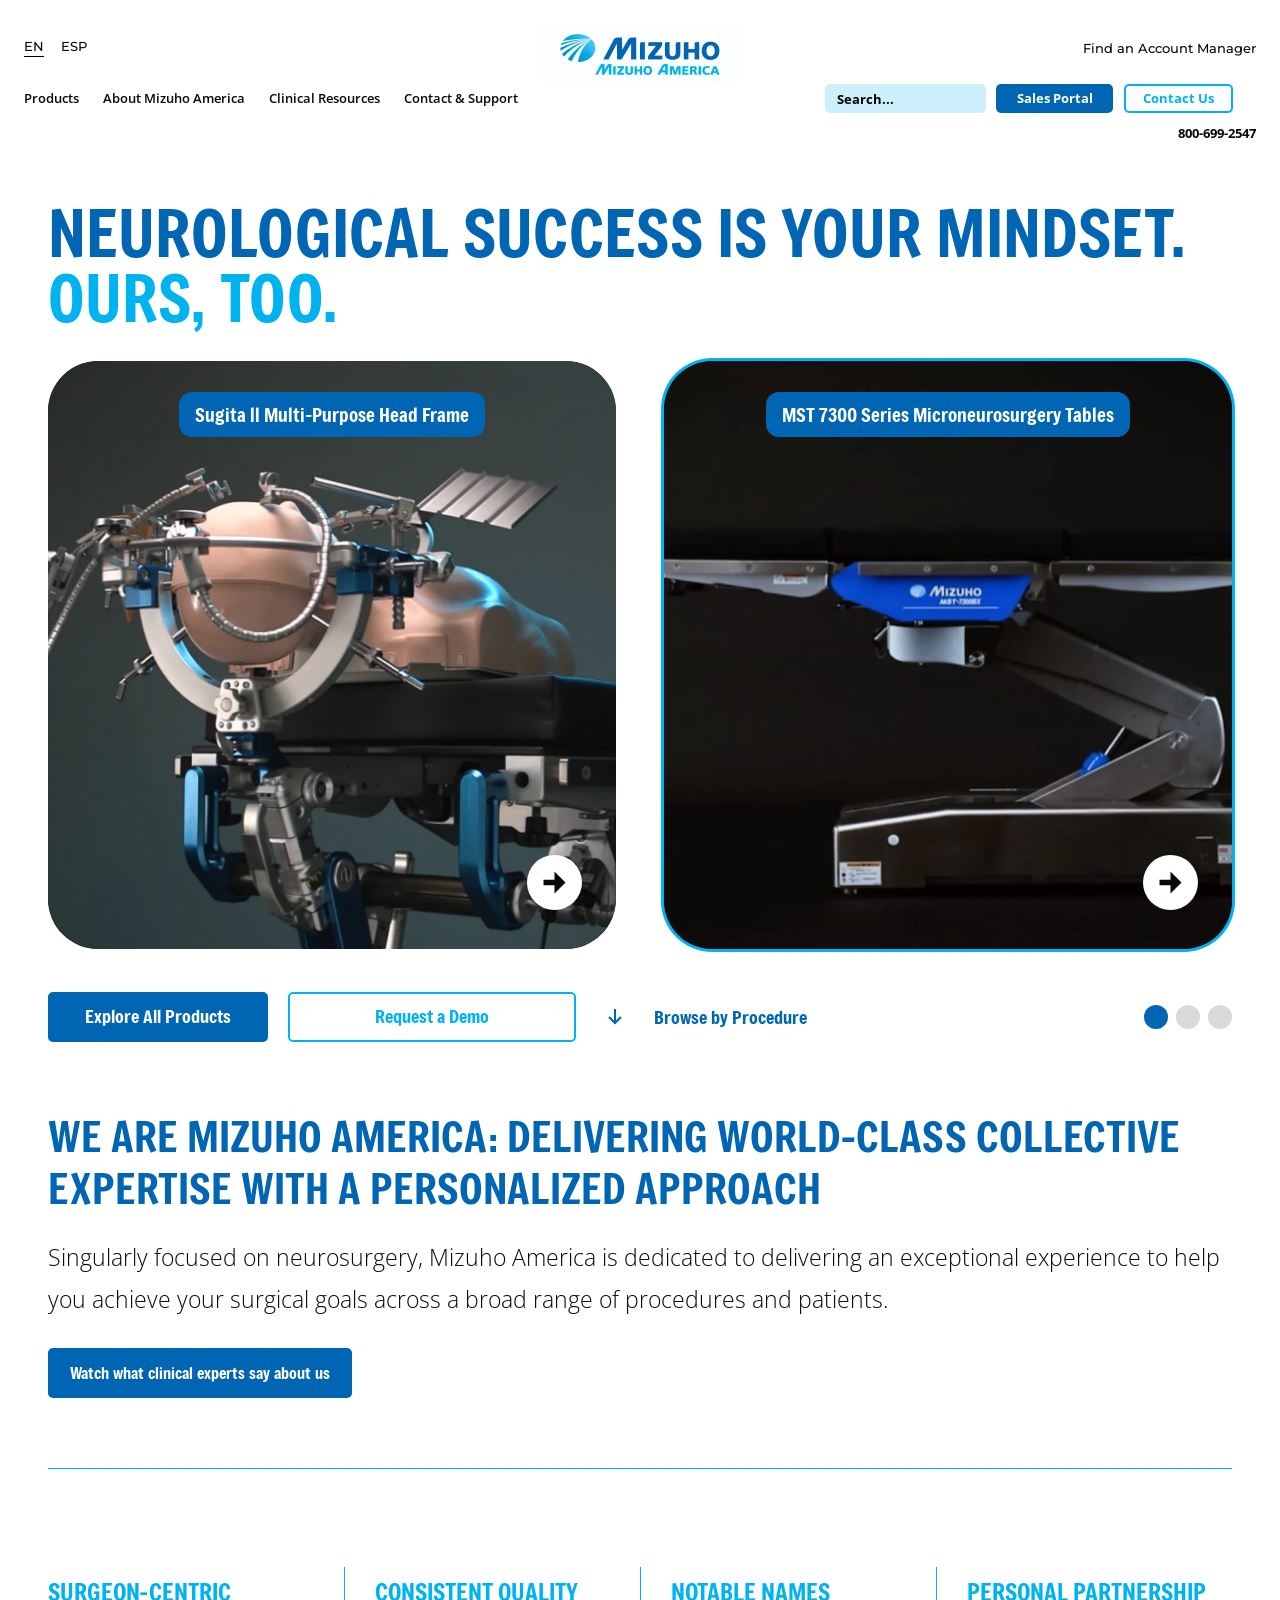
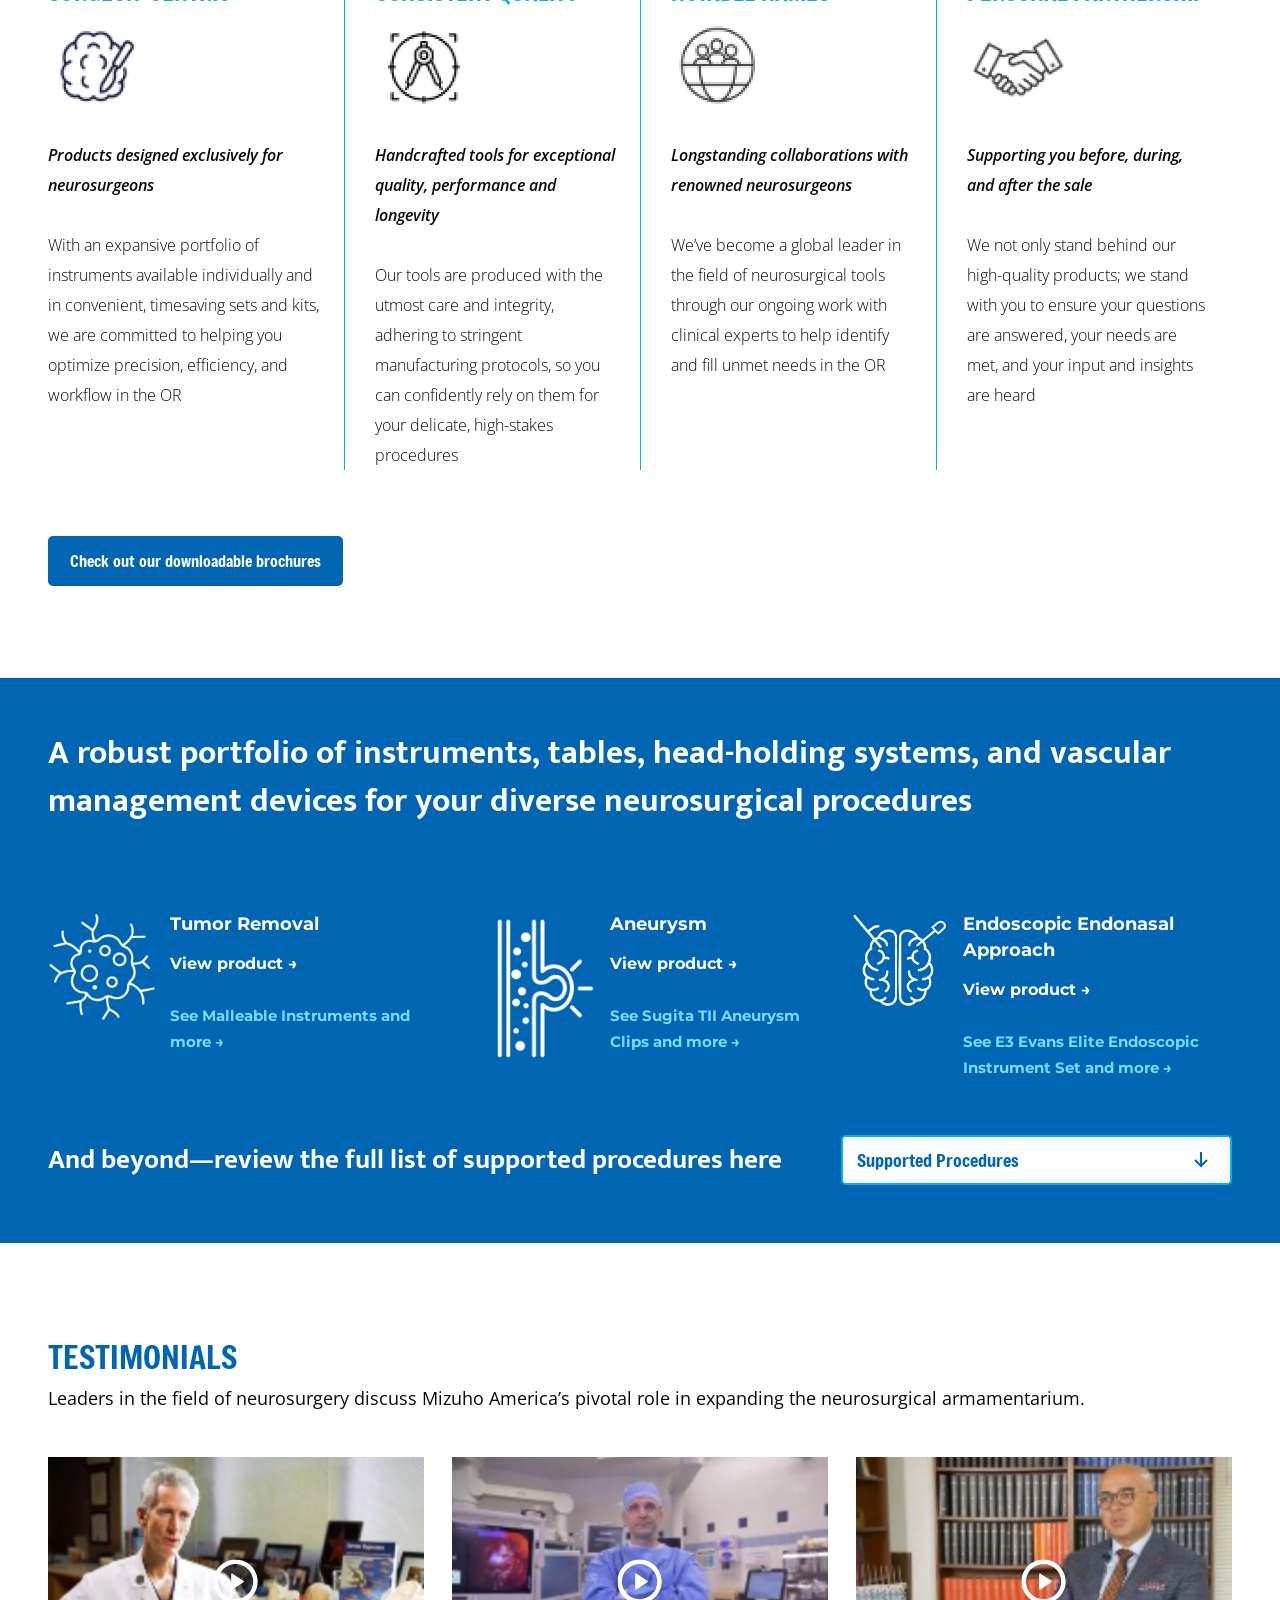
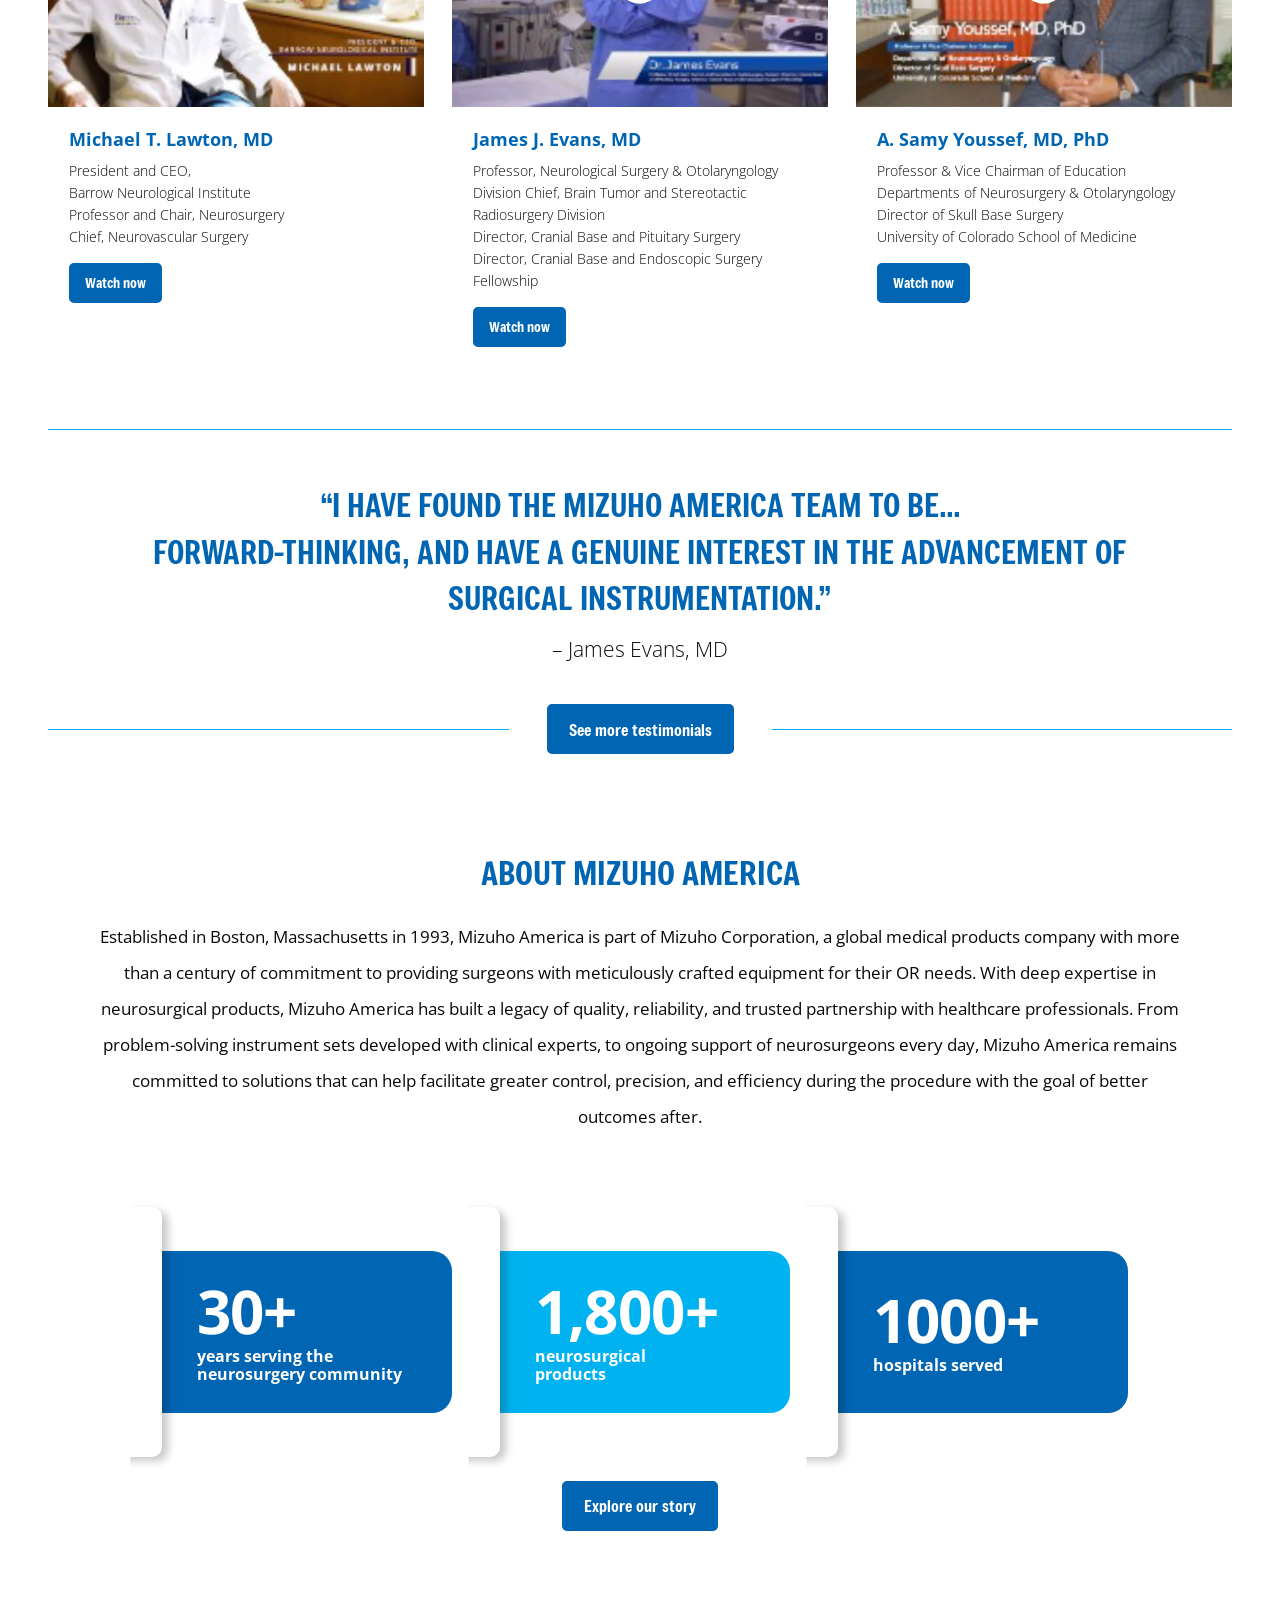
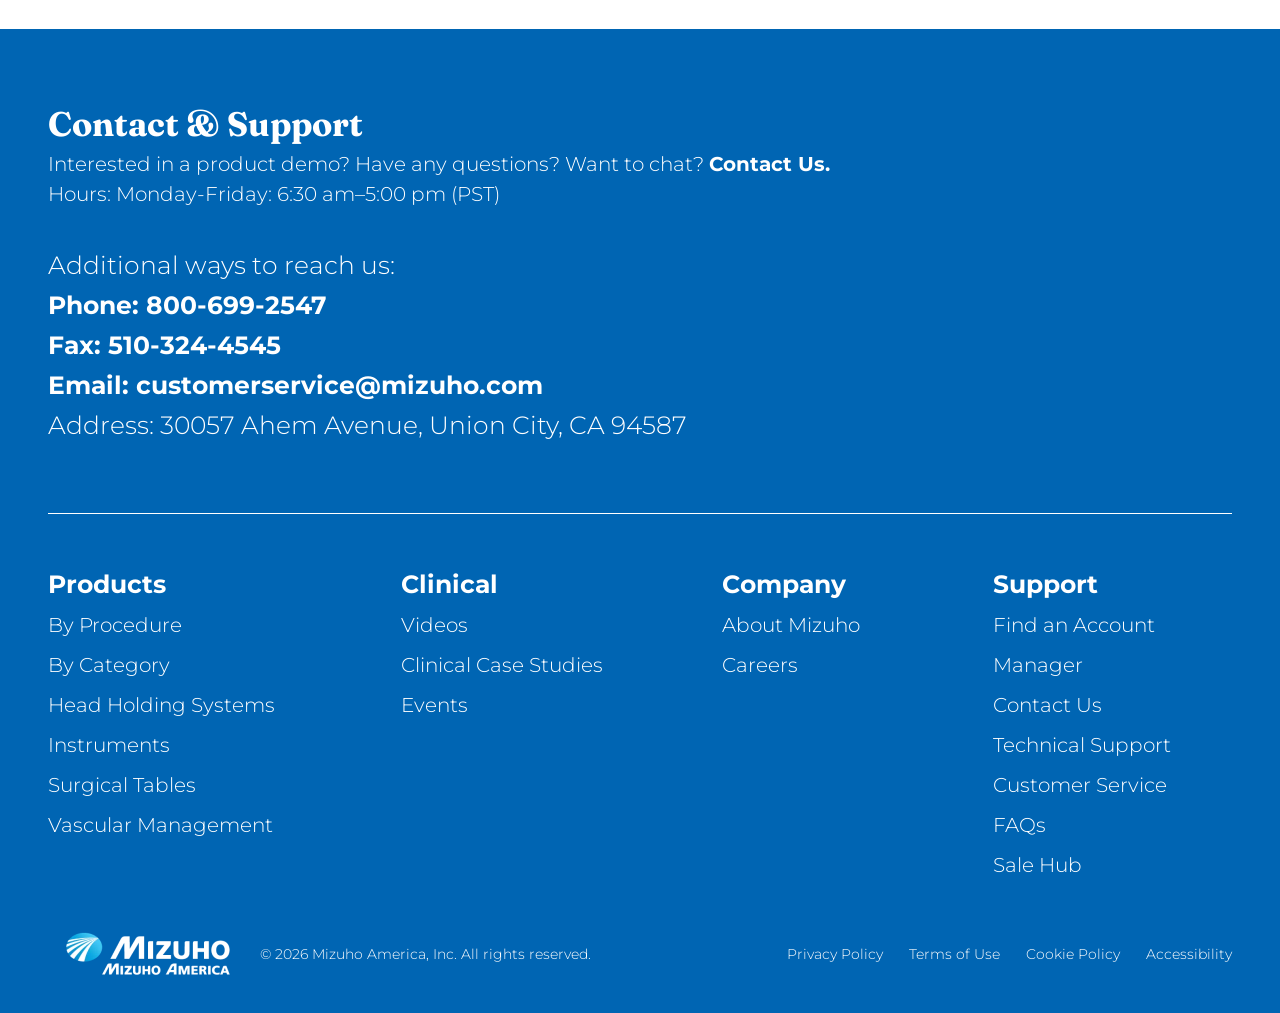
<file: index.html>
<!doctype html>
<html lang="en">
<head>
<meta charset="utf-8">
<meta name="viewport" content="width=device-width, initial-scale=1">
<title>Mizuho America — Neurosurgical Products</title>
<meta name="description" content="Singularly focused on neurosurgery, Mizuho America delivers world-class collective expertise with a personalized approach.">
<link rel="preconnect" href="https://fonts.googleapis.com">
<link rel="preconnect" href="https://fonts.gstatic.com" crossorigin>
<link rel="stylesheet" href="https://fonts.googleapis.com/css2?family=Fraunces:opsz,wght@9..144,700&family=Freeman&family=Montserrat:wght@300;400;500;700&family=Mukta:wght@300;400;700&family=Open+Sans:ital,wght@0,300;0,400;0,600;0,700;1,300;1,600&display=swap">
<link rel="preload" as="image" href="assets/img/hero-headframe.webp" fetchpriority="high">
<link rel="stylesheet" href="css/style.css">
<script src="js/main.js" defer></script>
</head>
<body class="page-home">
<a class="skip-link" href="#main">Skip to content</a>

<header class="site-header" data-header>
  <div class="site-header__inner container">
    <div class="site-header__lang" aria-label="Language">
      <a href="index.html" class="is-current" aria-current="true" lang="en">EN</a>
      <a href="#" lang="es">ESP</a>
    </div>
    <a class="site-header__logo" href="index.html" aria-label="Mizuho America home">
      <img src="assets/img/logo.webp" alt="Mizuho America" width="200" height="61">
    </a>
    <a class="site-header__account" href="contact-us.html">Find an Account Manager</a>
    <button class="site-header__toggle" type="button" aria-expanded="false" aria-controls="site-nav" aria-label="Open menu" data-menu-toggle>
      <span></span><span></span><span></span>
    </button>
    <div class="site-header__nav" id="site-nav" data-menu>
      <nav aria-label="Primary">
        <ul class="primary-nav">
          <li><a href="product-browse.html">Products</a></li>
          <li><a href="about-us.html">About Mizuho America</a></li>
          <li><a href="resources.html">Clinical Resources</a></li>
          <li><a href="contact-us.html">Contact &amp; Support</a></li>
        </ul>
      </nav>
      <div class="site-header__tools">
        <form class="site-search" role="search" action="#" onsubmit="return false">
          <label class="visually-hidden" for="site-search-input">Search</label>
          <input id="site-search-input" type="search" placeholder="Search...">
        </form>
        <a class="hbtn hbtn--solid" href="login-screen.html">Sales Portal</a>
        <a class="hbtn hbtn--outline" href="contact-us.html">Contact Us</a>
      </div>
      <a class="site-header__phone" href="tel:8006992547">800-699-2547</a>
    </div>
  </div>
</header>

<main id="main">

  <!-- Main intro -->
  <section class="hero" aria-labelledby="hero-title">
    <div class="container">
      <h1 id="hero-title" class="hero__title">Neurological success is your mindset. <span>ours, too.</span></h1>
      <div class="hero__cards">
        <a class="hero-card" href="product-page-main.html">
          <img src="assets/img/hero-headframe.webp" alt="Sugita II Multi-Purpose Head Frame holding a patient model on a surgical table" width="572" height="592" fetchpriority="high">
          <span class="hero-card__label">Sugita ll Multi-Purpose Head Frame</span>
          <svg class="hero-card__arrow" aria-hidden="true"><use href="#i-arrow-circle"/></svg>
        </a>
        <a class="hero-card hero-card--outlined" href="product-page-variation-a.html">
          <img src="assets/img/hero-table.webp" alt="MST 7300 Series microneurosurgery table in an articulated position" width="572" height="592">
          <span class="hero-card__label">MST 7300 Series Microneurosurgery Tables</span>
          <svg class="hero-card__arrow" aria-hidden="true"><use href="#i-arrow-circle"/></svg>
        </a>
      </div>
      <div class="hero__actions">
        <a class="btn btn--lg" href="product-browse.html">Explore All Products</a>
        <a class="btn btn--lg btn--ghost hero__demo" href="contact-us.html">Request a Demo</a>
        <a class="link-down" href="#procedures"><svg aria-hidden="true"><use href="#i-arrow-down"/></svg>Browse by Procedure</a>
        <div class="hero__dots" aria-hidden="true"><span class="is-active"></span><span></span><span></span></div>
      </div>

      <div class="intro">
        <h2 class="intro__title">We are Mizuho America: delivering world-class collective expertise with a personalized approach</h2>
        <p class="intro__text">Singularly focused on neurosurgery, Mizuho America is dedicated to delivering an exceptional experience to help you achieve your surgical goals across a broad range of procedures and patients.</p>
        <a class="btn" href="#testimonials">Watch what clinical experts say about us</a>
      </div>
    </div>
  </section>

  <!-- Why Mizuho -->
  <section class="why" aria-labelledby="why-title">
    <div class="container">
      <h2 id="why-title" class="visually-hidden">Why Mizuho America</h2>
      <div class="why__grid">
        <article class="why__item">
          <h3 class="why__title">Surgeon-centric</h3>
          <img class="why__icon" src="assets/img/icon-surgeon.webp" alt="" aria-hidden="true" width="100" height="98" loading="lazy">
          <p class="why__lead">Products designed exclusively for neurosurgeons</p>
          <p>With an expansive portfolio of instruments available individually and in convenient, timesaving sets and kits, we are committed to helping you optimize precision, efficiency, and workflow in the OR</p>
        </article>
        <article class="why__item">
          <h3 class="why__title">Consistent quality</h3>
          <img class="why__icon" src="assets/img/icon-quality.webp" alt="" aria-hidden="true" width="99" height="90" loading="lazy">
          <p class="why__lead">Handcrafted tools for exceptional quality, performance and longevity</p>
          <p>Our tools are produced with the utmost care and integrity, adhering to stringent manufacturing protocols, so you can confidently rely on them for your delicate, high-stakes procedures</p>
        </article>
        <article class="why__item">
          <h3 class="why__title">Notable names</h3>
          <img class="why__icon" src="assets/img/icon-names.webp" alt="" aria-hidden="true" width="100" height="84" loading="lazy">
          <p class="why__lead">Longstanding collaborations with renowned neurosurgeons</p>
          <p>We’ve become a global leader in the field of neurosurgical tools through our ongoing work with clinical experts to help identify and fill unmet needs in the OR</p>
        </article>
        <article class="why__item">
          <h3 class="why__title">Personal partnership</h3>
          <img class="why__icon" src="assets/img/icon-partnership.webp" alt="" aria-hidden="true" width="100" height="72" loading="lazy">
          <p class="why__lead">Supporting you before, during, and after the sale</p>
          <p>We not only stand behind our high-quality products; we stand with you to ensure your questions are answered, your needs are met, and your input and insights are heard</p>
        </article>
      </div>
      <a class="btn" href="resources.html#brochures">Check out our downloadable brochures</a>
    </div>
  </section>

  <!-- Browse by procedure -->
  <section class="procedures" id="procedures" aria-labelledby="procedures-title">
    <div class="container">
      <h2 id="procedures-title" class="procedures__title">A robust portfolio of instruments, tables, head-holding systems, and vascular management devices for your diverse neurosurgical procedures</h2>
      <div class="procedures__list">
        <div class="procedure">
          <img src="assets/img/proc-tumor.webp" alt="" aria-hidden="true" width="146" height="146" loading="lazy">
          <div>
            <h3>Tumor Removal</h3>
            <a href="product-page-main.html">View product →</a>
            <a class="procedure__more" href="product-browse.html">See Malleable Instruments and more →</a>
          </div>
        </div>
        <div class="procedure">
          <img src="assets/img/proc-aneurysm.webp" alt="" aria-hidden="true" width="114" height="158" loading="lazy">
          <div>
            <h3>Aneurysm</h3>
            <a href="product-page-main.html">View product →</a>
            <a class="procedure__more" href="product-browse.html">See Sugita TII Aneurysm Clips and more →</a>
          </div>
        </div>
        <div class="procedure">
          <img src="assets/img/proc-endo.webp" alt="" aria-hidden="true" width="184" height="167" loading="lazy">
          <div>
            <h3>Endoscopic Endonasal Approach</h3>
            <a href="product-page-main.html">View product →</a>
            <a class="procedure__more" href="product-browse.html">See E3 Evans Elite Endoscopic Instrument Set and more →</a>
          </div>
        </div>
      </div>
      <div class="procedures__more">
        <p>And beyond—review the full list of supported procedures here</p>
        <a class="select-btn" href="product-browse.html">Supported Procedures <svg aria-hidden="true"><use href="#i-arrow-down"/></svg></a>
      </div>
    </div>
  </section>

  <!-- Testimonials -->
  <section class="testimonials" id="testimonials" aria-labelledby="testimonials-title">
    <div class="container">
      <h2 id="testimonials-title" class="section-title">Testimonials</h2>
      <p class="testimonials__sub">Leaders in the field of neurosurgery discuss Mizuho America’s pivotal role in expanding the neurosurgical armamentarium.</p>
      <div class="video-cards">
        <article class="video-card">
          <a class="video-card__media" href="resources.html" aria-label="Watch Michael T. Lawton, MD">
            <img src="assets/img/testimonial-lawton.webp" alt="Michael T. Lawton, MD, in his office" width="409" height="272" loading="lazy">
            <svg aria-hidden="true"><use href="#i-play"/></svg>
          </a>
          <h3>Michael T. Lawton, MD</h3>
          <p>President and CEO,<br>Barrow Neurological Institute<br>Professor and Chair, Neurosurgery<br>Chief, Neurovascular Surgery</p>
          <a class="btn btn--sm" href="resources.html">Watch now</a>
        </article>
        <article class="video-card">
          <a class="video-card__media" href="resources.html" aria-label="Watch James J. Evans, MD">
            <img src="assets/img/testimonial-evans.webp" alt="James J. Evans, MD, in an operating room" width="408" height="272" loading="lazy">
            <svg aria-hidden="true"><use href="#i-play"/></svg>
          </a>
          <h3>James J. Evans, MD</h3>
          <p>Professor, Neurological Surgery &amp; Otolaryngology<br>Division Chief, Brain Tumor and Stereotactic Radiosurgery Division<br>Director, Cranial Base and Pituitary Surgery<br>Director, Cranial Base and Endoscopic Surgery Fellowship</p>
          <a class="btn btn--sm" href="resources.html">Watch now</a>
        </article>
        <article class="video-card">
          <a class="video-card__media" href="resources.html" aria-label="Watch A. Samy Youssef, MD, PhD">
            <img src="assets/img/testimonial-youssef.webp" alt="A. Samy Youssef, MD, PhD, in front of a bookshelf" width="409" height="272" loading="lazy">
            <svg aria-hidden="true"><use href="#i-play"/></svg>
          </a>
          <h3>A. Samy Youssef, MD, PhD</h3>
          <p>Professor &amp; Vice Chairman of Education<br>Departments of Neurosurgery &amp; Otolaryngology<br>Director of Skull Base Surgery<br>University of Colorado School of Medicine</p>
          <a class="btn btn--sm" href="resources.html">Watch now</a>
        </article>
      </div>
      <figure class="quote">
        <blockquote>“I Have found the mizuho america team to be...<br> forward-thinking, and have a genuine interest in the advancement of surgical instrumentation.”</blockquote>
        <figcaption>– James Evans, MD</figcaption>
      </figure>
      <div class="rule-cta"><a class="btn" href="resources.html">See more testimonials</a></div>
    </div>
  </section>

  <!-- About -->
  <section class="about-teaser" aria-labelledby="about-title">
    <div class="container">
      <h2 id="about-title" class="section-title section-title--center">About Mizuho America</h2>
      <p class="about-teaser__text">Established in Boston, Massachusetts in 1993, Mizuho America is part of Mizuho Corporation, a global medical products company with more than a century of commitment to providing surgeons with meticulously crafted equipment for their OR needs. With deep expertise in neurosurgical products, Mizuho America has built a legacy of quality, reliability, and trusted partnership with healthcare professionals. From problem-solving instrument sets developed with clinical experts, to ongoing support of neurosurgeons every day, Mizuho America remains committed to solutions that can help facilitate greater control, precision, and efficiency during the procedure with the goal of better outcomes after.</p>
      <ul class="stats">
        <li class="stat"><strong>30+</strong><span>years serving the neurosurgery community</span></li>
        <li class="stat stat--cyan"><strong>1,800+</strong><span>neurosurgical<br>products</span></li>
        <li class="stat"><strong>1000+</strong><span>hospitals served</span></li>
      </ul>
      <div class="center"><a class="btn" href="about-us.html">Explore our story</a></div>
    </div>
  </section>

</main>

<footer class="site-footer">
  <div class="container">
    <div class="site-footer__contact">
      <h2>Contact &amp; Support</h2>
      <p>Interested in a product demo? Have any questions? Want to chat? <a href="contact-us.html"><strong>Contact Us.</strong></a><br>Hours: Monday-Friday: 6:30 am–5:00 pm (PST)</p>
      <p class="site-footer__ways">Additional ways to reach us:<br>
        <strong>Phone: <a href="tel:8006992547">800-699-2547</a></strong><br>
        <strong>Fax: 510-324-4545</strong><br>
        <strong>Email: <a href="mailto:customerservice@mizuho.com">customerservice@mizuho.com</a></strong><br>
        Address: 30057 Ahem Avenue, Union City, CA 94587</p>
    </div>
    <nav class="site-footer__cols" aria-label="Footer">
      <div><h3>Products</h3><ul><li><a href="product-browse.html#procedures">By Procedure</a></li><li><a href="product-browse.html#categories">By Category</a></li><li><a href="product-browse.html">Head Holding Systems</a></li><li><a href="product-browse.html">Instruments</a></li><li><a href="product-browse.html">Surgical Tables</a></li><li><a href="product-browse.html">Vascular Management</a></li></ul></div>
      <div><h3>Clinical</h3><ul><li><a href="resources.html">Videos</a></li><li><a href="resources.html">Clinical Case Studies</a></li><li><a href="resources.html">Events</a></li></ul></div>
      <div><h3>Company</h3><ul><li><a href="about-us.html">About Mizuho</a></li><li><a href="#">Careers</a></li></ul></div>
      <div><h3>Support</h3><ul><li><a href="contact-us.html">Find an Account Manager</a></li><li><a href="contact-us.html">Contact Us</a></li><li><a href="contact-us.html">Technical Support</a></li><li><a href="contact-us.html">Customer Service</a></li><li><a href="contact-us.html">FAQs</a></li><li><a href="login-screen.html">Sale Hub</a></li></ul></div>
    </nav>
    <div class="site-footer__bottom">
      <img src="assets/img/logo-rev.webp" alt="Mizuho America" width="200" height="58" loading="lazy">
      <p>© 2026 Mizuho America, Inc. All rights reserved.</p>
      <ul class="site-footer__legal"><li><a href="#">Privacy Policy</a></li><li><a href="#">Terms of Use</a></li><li><a href="#">Cookie Policy</a></li><li><a href="#">Accessibility</a></li></ul>
    </div>
  </div>
</footer>

<svg width="0" height="0" style="position:absolute" aria-hidden="true">
  <symbol id="i-arrow-circle" viewBox="0 0 55 55"><circle cx="27.5" cy="27.5" r="27.5" fill="#fff"/><path d="M27.5 24.75H16.5V30.25H27.5V38.5L38.5 27.5L27.5 16.5V24.75Z" fill="#090909"/></symbol>
  <symbol id="i-play" viewBox="0 0 45 45"><path fill="currentColor" d="M22.08 44.17C9.89 44.17 0 34.28 0 22.08S9.89 0 22.08 0s22.09 9.89 22.09 22.08-9.89 22.09-22.09 22.09Zm0-4.42c9.76 0 17.67-7.91 17.67-17.67S31.84 4.42 22.08 4.42 4.42 12.33 4.42 22.08s7.9 17.67 17.66 17.67Zm-3.04-25.58 10.77 7.18a.88.88 0 0 1 0 1.47L19.04 30a.88.88 0 0 1-1.37-.73V14.9a.88.88 0 0 1 1.37-.73Z"/></symbol>
  <symbol id="i-arrow-down" viewBox="0 0 14 16"><path d="M7 0v14M1 8l6 6 6-6" fill="none" stroke="currentColor" stroke-width="2"/></symbol>
</svg>
</body>
</html>
</file>
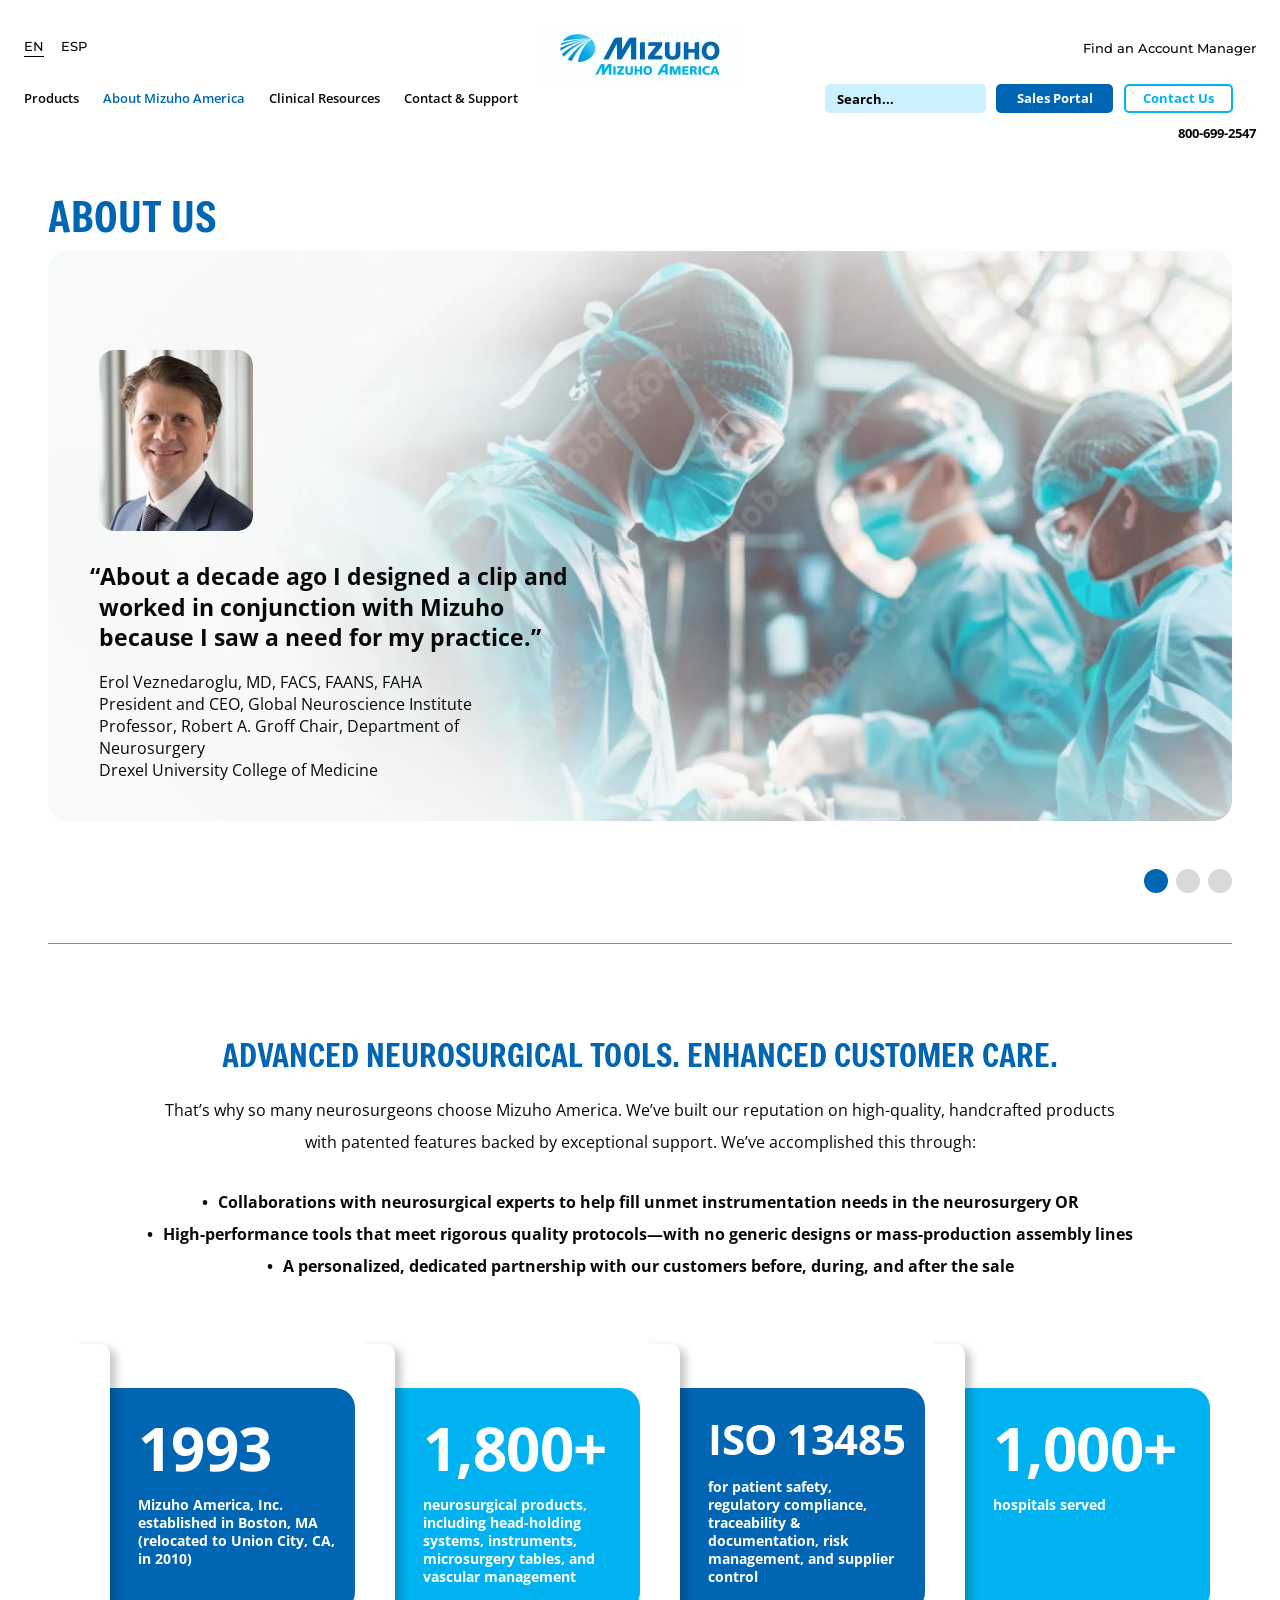
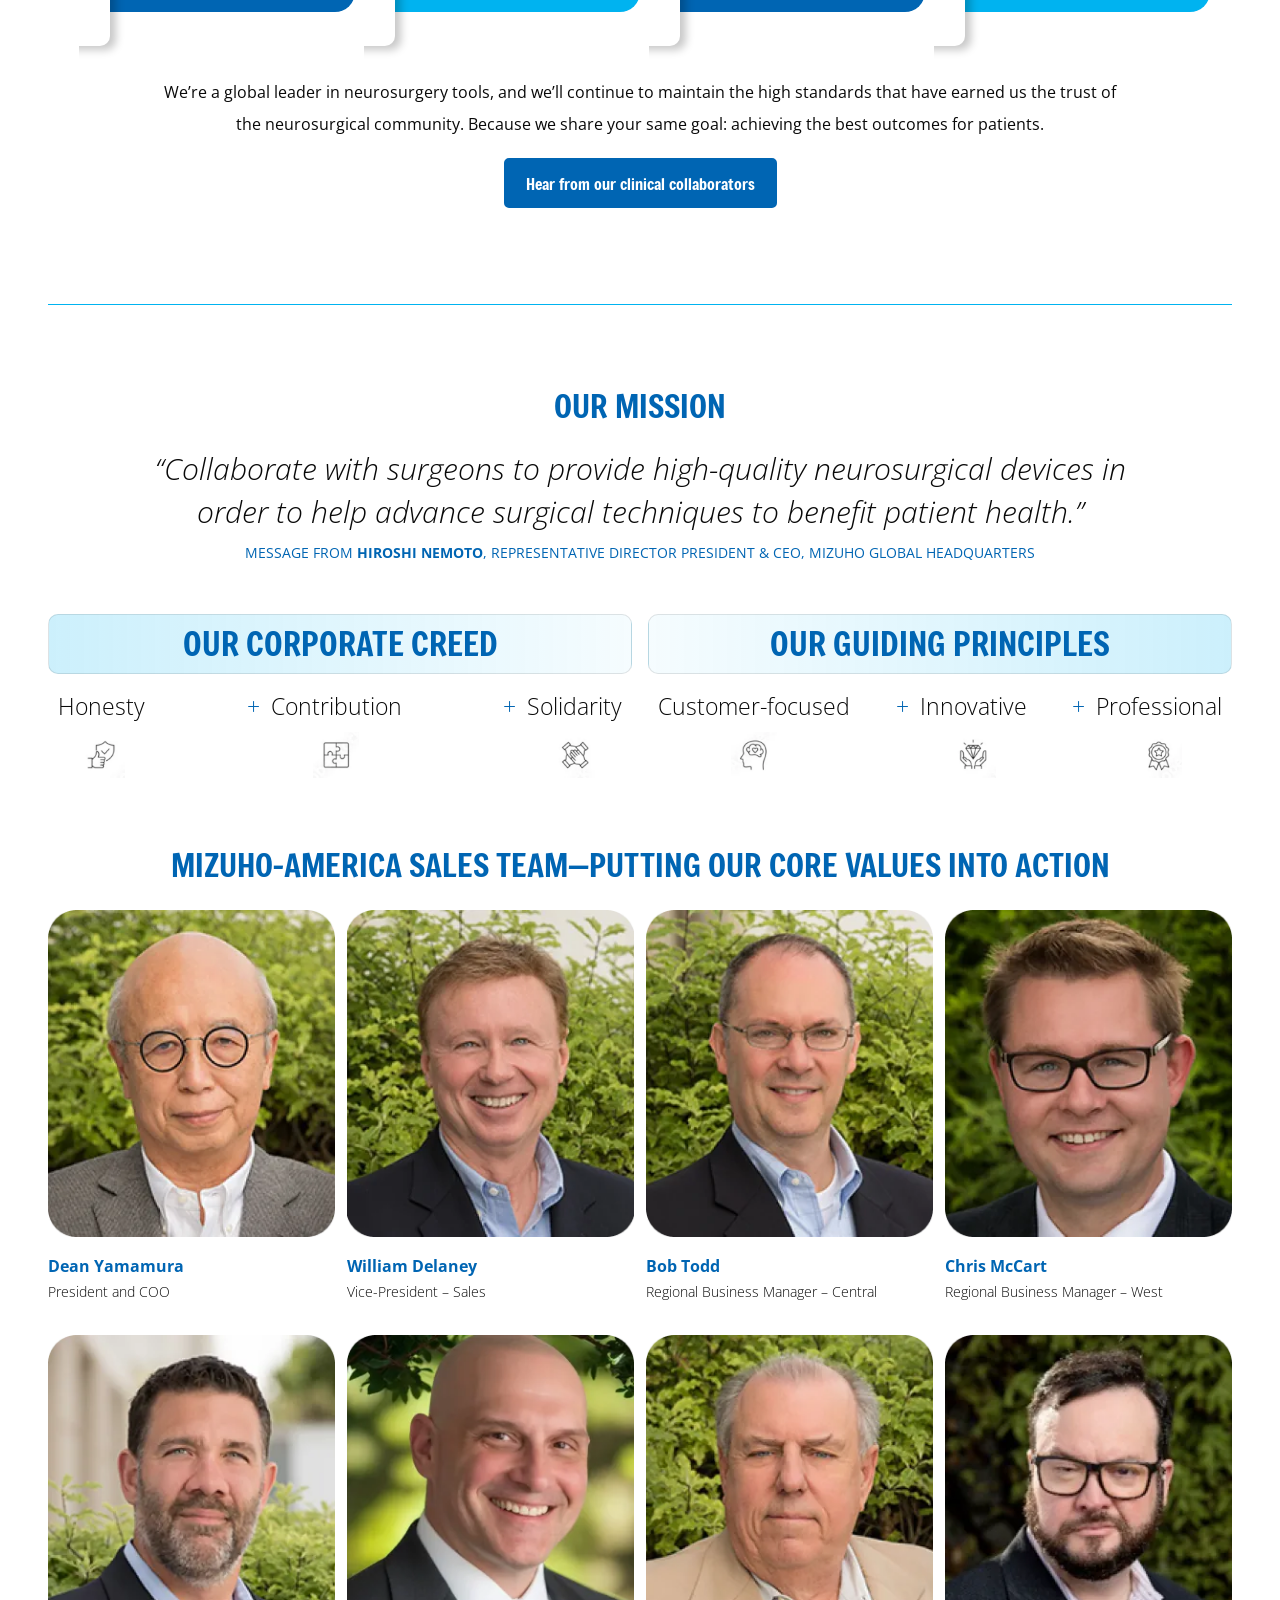
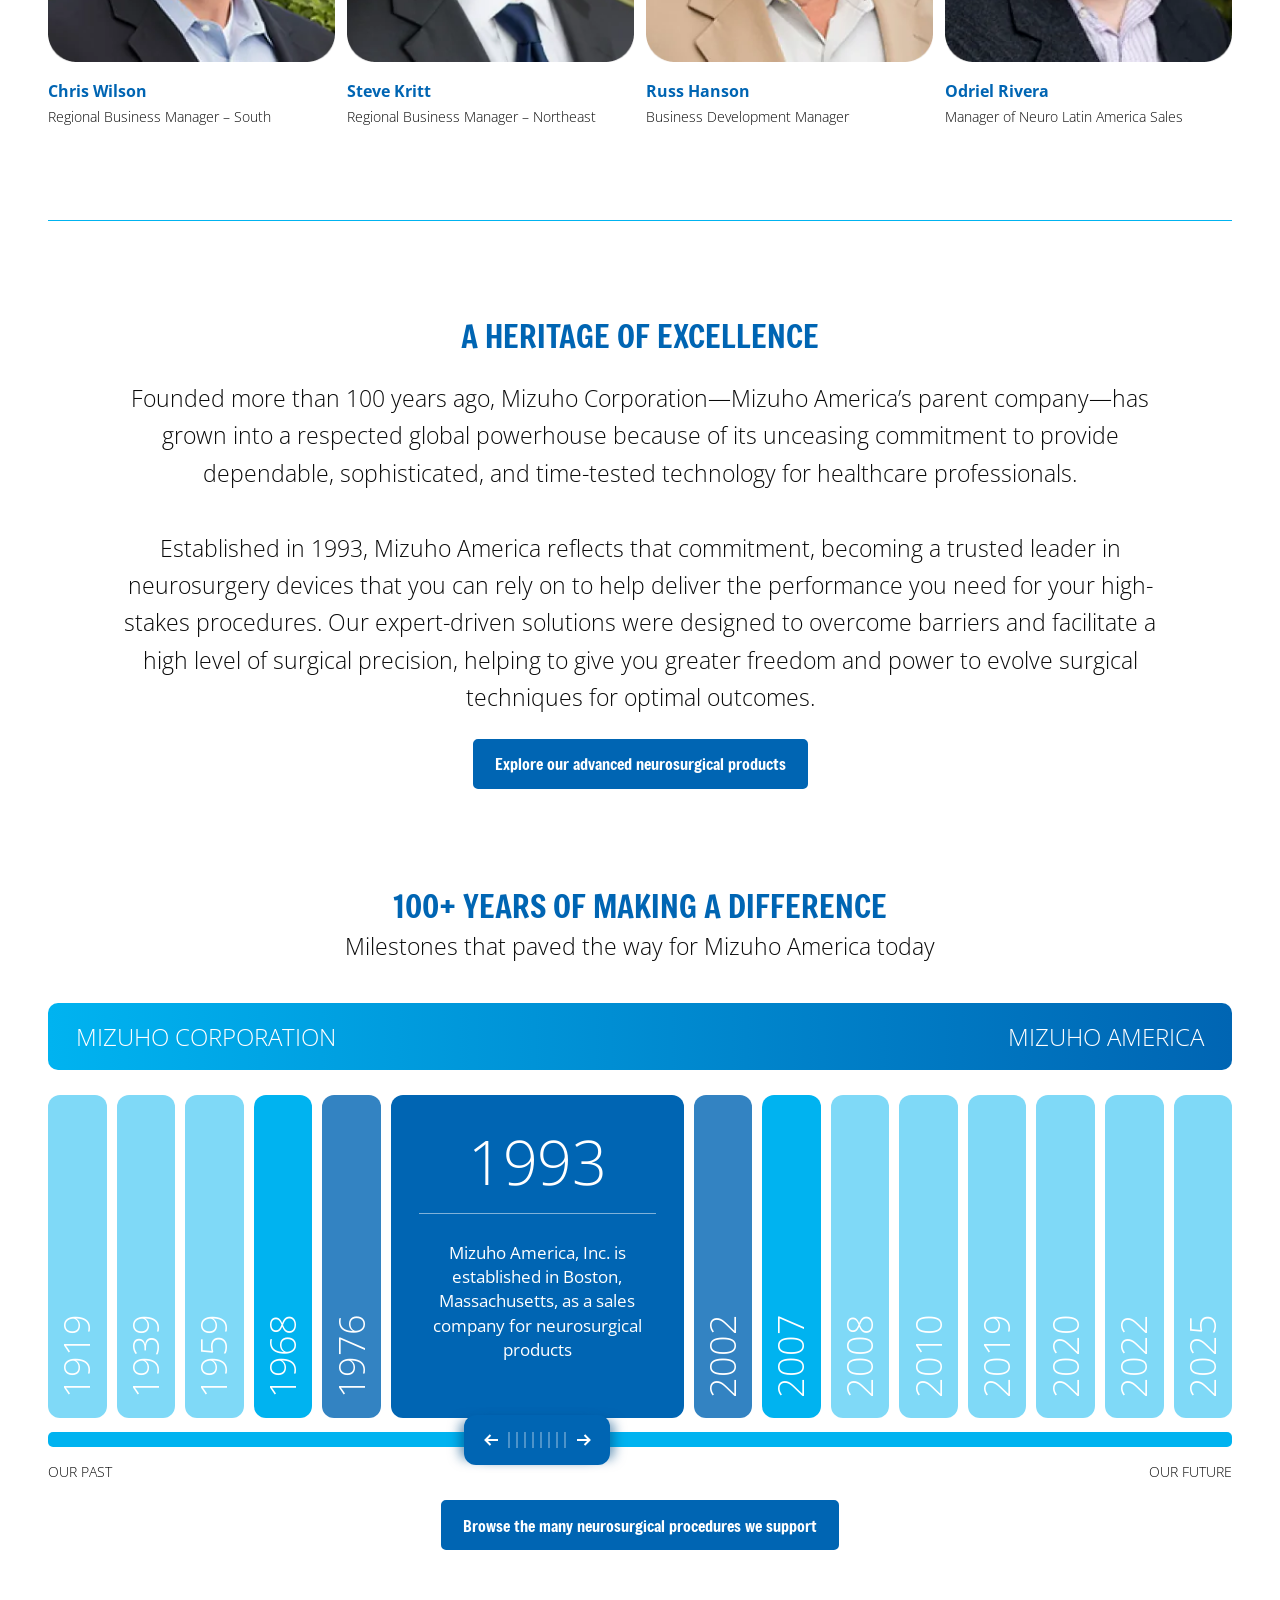
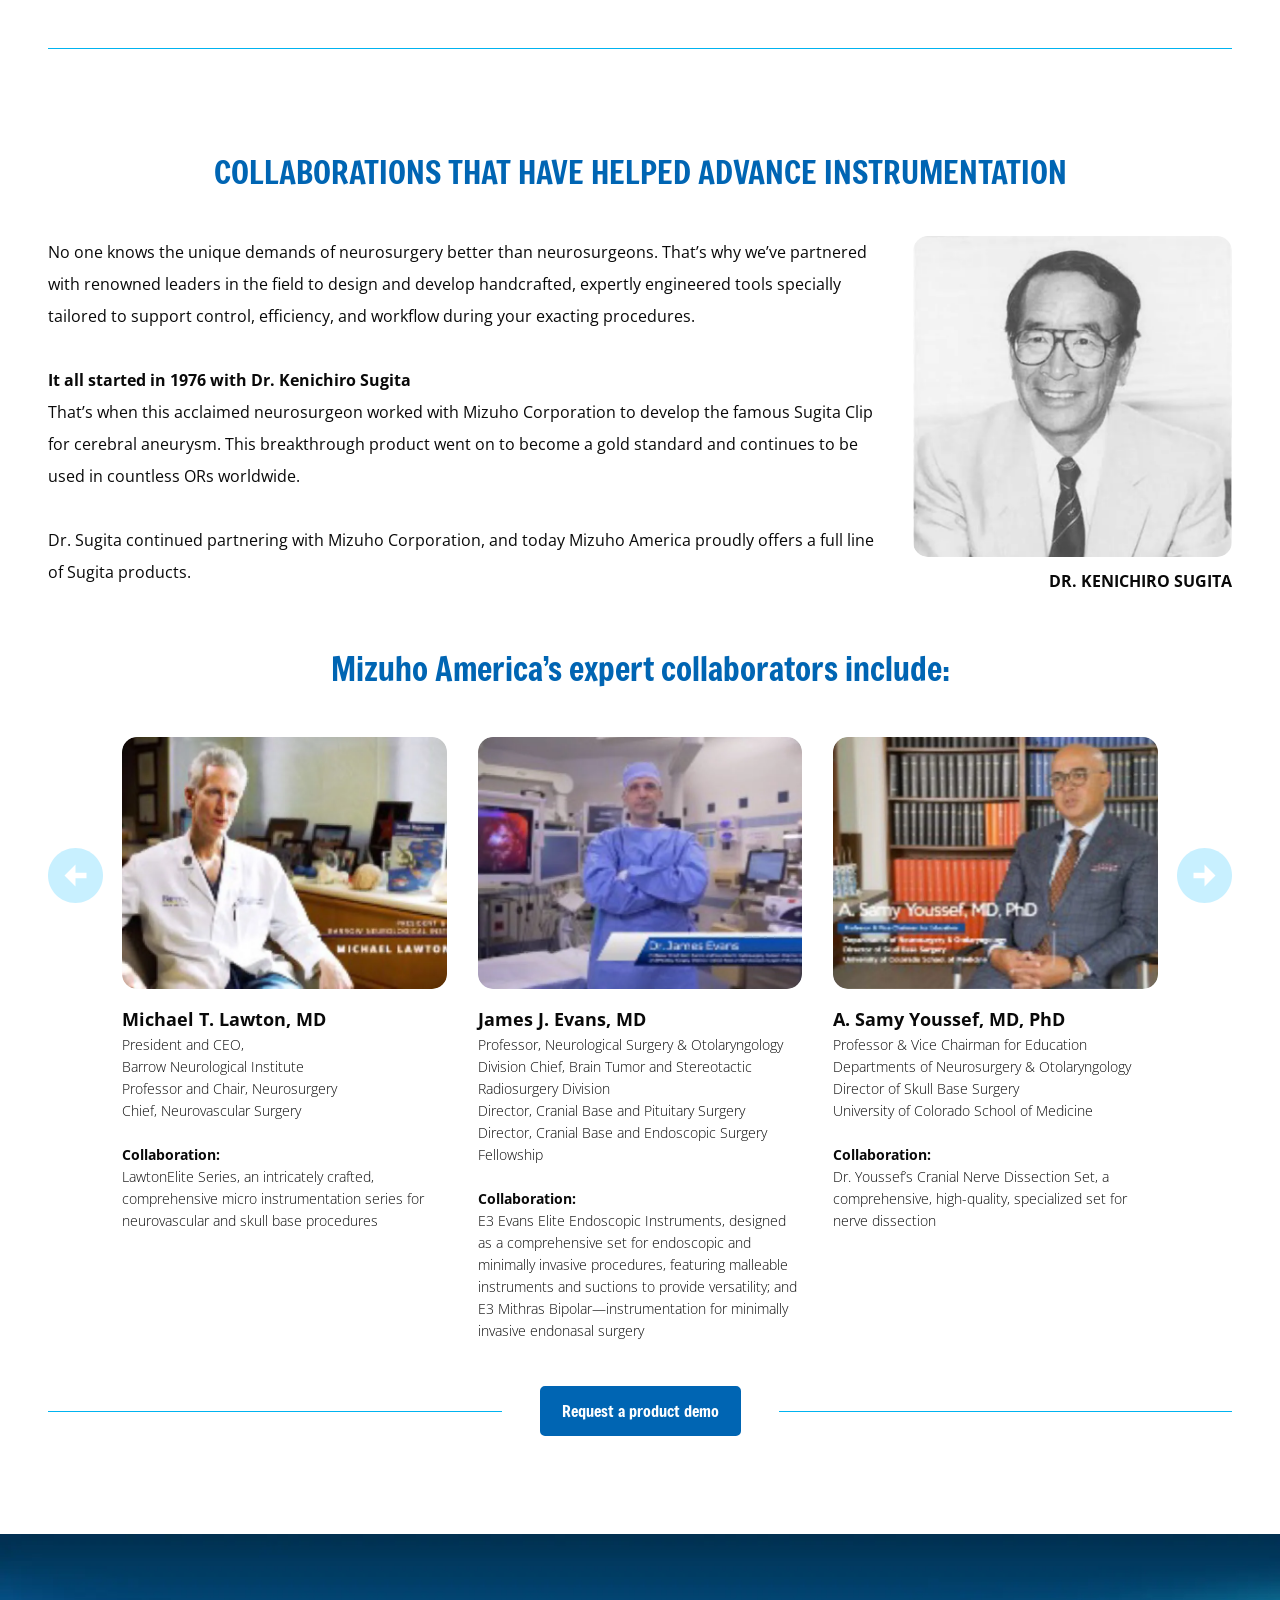
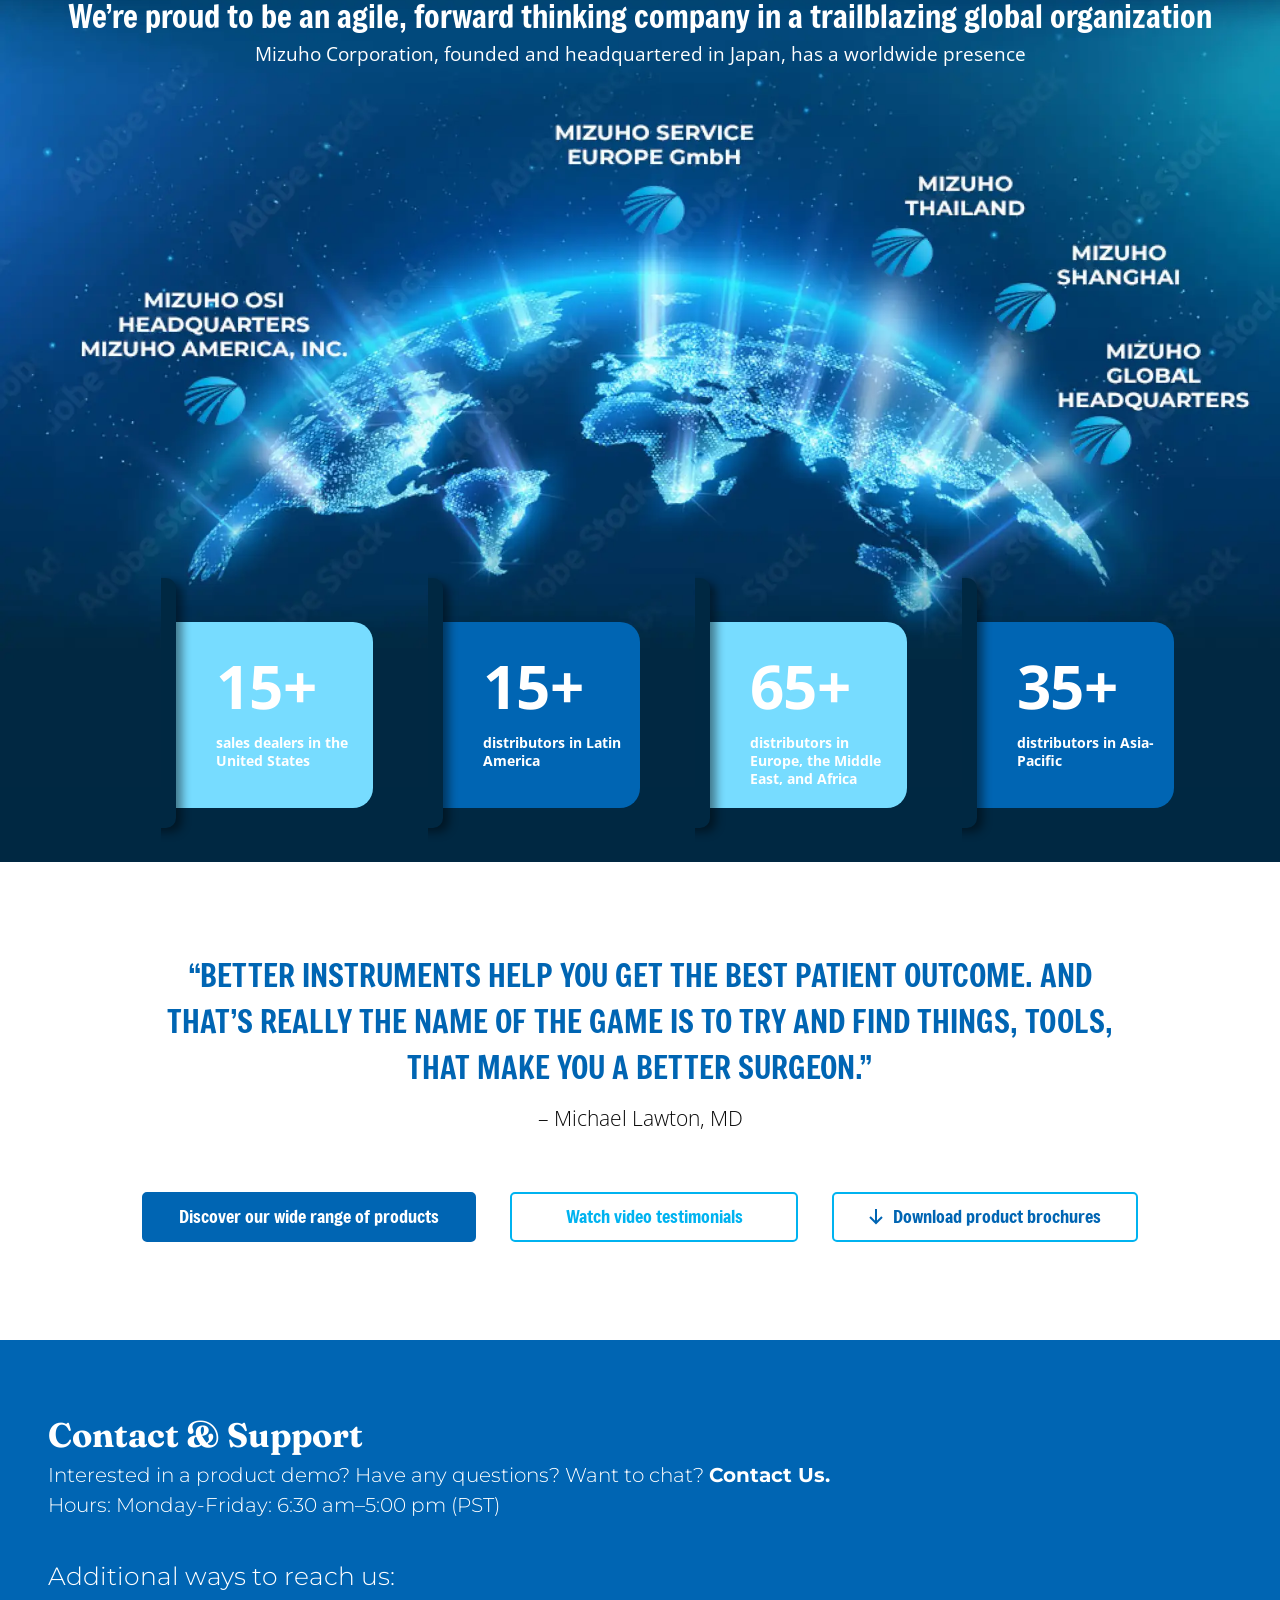
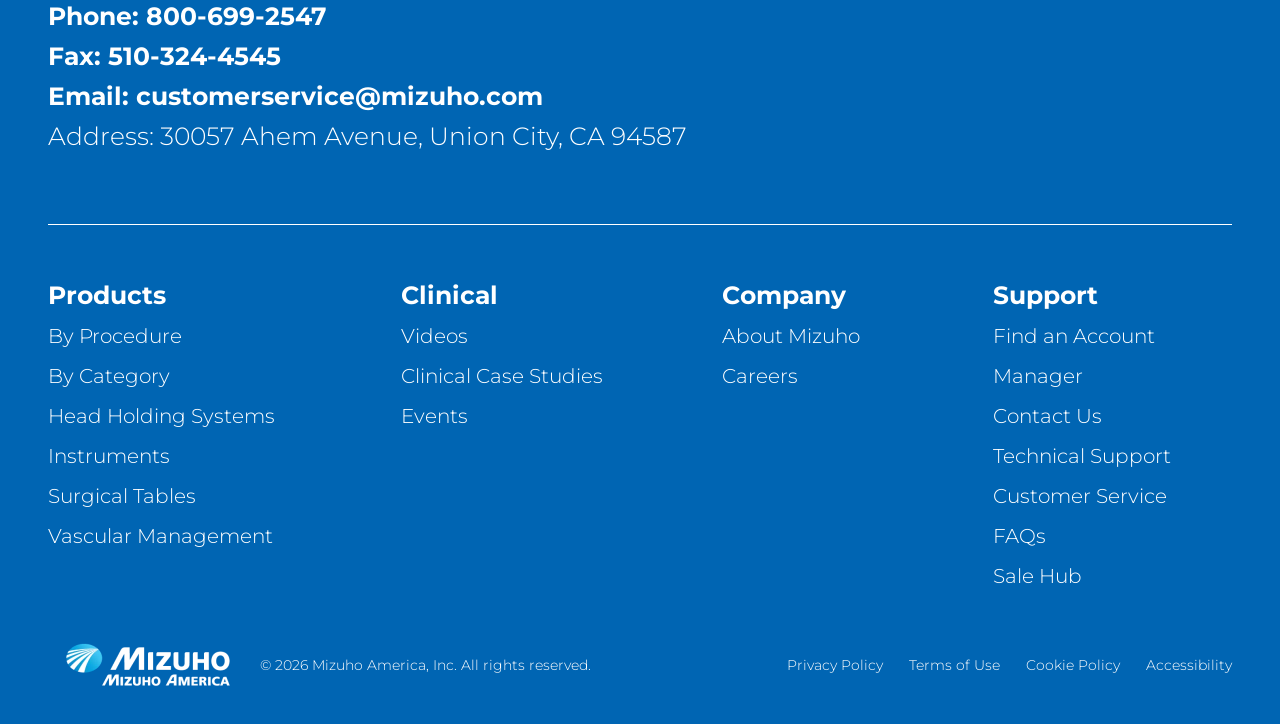
<file: about-us.html>
<!doctype html>
<html lang="en">
<head>
<meta charset="utf-8">
<meta name="viewport" content="width=device-width, initial-scale=1">
<title>About Us — Mizuho America</title>
<meta name="description" content="Advanced neurosurgical tools and enhanced customer care: the story, mission, team and global presence of Mizuho America.">
<link rel="preconnect" href="https://fonts.googleapis.com">
<link rel="preconnect" href="https://fonts.gstatic.com" crossorigin>
<link rel="stylesheet" href="https://fonts.googleapis.com/css2?family=Fraunces:opsz,wght@9..144,700&family=Freeman&family=Montserrat:wght@300;400;500;700&family=Mukta:wght@300;400;700&family=Open+Sans:ital,wght@0,300;0,400;0,600;0,700;1,300;1,600&display=swap">
<link rel="preload" as="image" href="assets/img/about-hero.webp" fetchpriority="high">
<link rel="stylesheet" href="css/style.css">
<script src="js/main.js" defer></script>
</head>
<body class="page-about">
<a class="skip-link" href="#main">Skip to content</a>

<header class="site-header" data-header>
  <div class="site-header__inner container">
    <div class="site-header__lang" aria-label="Language">
      <a href="index.html" class="is-current" aria-current="true" lang="en">EN</a>
      <a href="#" lang="es">ESP</a>
    </div>
    <a class="site-header__logo" href="index.html" aria-label="Mizuho America home">
      <img src="assets/img/logo.webp" alt="Mizuho America" width="200" height="61">
    </a>
    <a class="site-header__account" href="contact-us.html">Find an Account Manager</a>
    <button class="site-header__toggle" type="button" aria-expanded="false" aria-controls="site-nav" aria-label="Open menu" data-menu-toggle>
      <span></span><span></span><span></span>
    </button>
    <div class="site-header__nav" id="site-nav" data-menu>
      <nav aria-label="Primary">
        <ul class="primary-nav">
          <li><a href="product-browse.html">Products</a></li>
          <li><a href="about-us.html">About Mizuho America</a></li>
          <li><a href="resources.html">Clinical Resources</a></li>
          <li><a href="contact-us.html">Contact &amp; Support</a></li>
        </ul>
      </nav>
      <div class="site-header__tools">
        <form class="site-search" role="search" action="#" onsubmit="return false">
          <label class="visually-hidden" for="site-search-input">Search</label>
          <input id="site-search-input" type="search" placeholder="Search...">
        </form>
        <a class="hbtn hbtn--solid" href="login-screen.html">Sales Portal</a>
        <a class="hbtn hbtn--outline" href="contact-us.html">Contact Us</a>
      </div>
      <a class="site-header__phone" href="tel:8006992547">800-699-2547</a>
    </div>
  </div>
</header>

<main id="main">

  <section class="page-intro" aria-labelledby="about-title">
    <div class="container">
      <h1 id="about-title" class="page-title">About us</h1>
      <figure class="about-hero">
        <img class="about-hero__bg" src="assets/img/about-hero.webp" alt="" width="1247" height="600" fetchpriority="high">
        <div class="about-hero__content">
          <img class="about-hero__portrait" src="assets/img/about-erol.webp" alt="Portrait of Erol Veznedaroglu, MD" width="154" height="181">
          <blockquote>“About a decade ago I designed a clip and worked in conjunction with Mizuho because I saw a need for my practice.”</blockquote>
          <figcaption>Erol Veznedaroglu, MD, FACS, FAANS, FAHA<br>President and CEO, Global Neuroscience Institute<br>Professor, Robert A. Groff Chair, Department of Neurosurgery<br>Drexel University College of Medicine</figcaption>
        </div>
      </figure>
      <div class="dots" aria-hidden="true"><span class="is-active"></span><span></span><span></span></div>
    </div>
  </section>

  <section class="advanced" aria-labelledby="advanced-title">
    <div class="container">
      <h2 id="advanced-title" class="section-title section-title--center">Advanced neurosurgical tools. Enhanced customer care.</h2>
      <p class="advanced__text">That’s why so many neurosurgeons choose Mizuho America. We’ve built our reputation on high-quality, handcrafted products with patented features backed by exceptional support. We’ve accomplished this through:</p>
      <ul class="advanced__list">
        <li>Collaborations with neurosurgical experts to help fill unmet instrumentation needs in the neurosurgery OR</li>
        <li>High-performance tools that meet rigorous quality protocols—with no generic designs or mass-production assembly lines</li>
        <li>A personalized, dedicated partnership with our customers before, during, and after the sale</li>
      </ul>
      <ul class="stats stats--four">
        <li class="stat"><strong>1993</strong><span>Mizuho America, Inc. established in Boston, MA (relocated to Union City, CA, in 2010)</span></li>
        <li class="stat stat--cyan"><strong>1,800+</strong><span>neurosurgical products, including head-holding systems, instruments, microsurgery tables, and vascular management</span></li>
        <li class="stat"><strong class="stat__iso">ISO 13485</strong><span>for patient safety, regulatory compliance, traceability &amp; documentation, risk management, and supplier control</span></li>
        <li class="stat stat--cyan"><strong>1,000+</strong><span>hospitals served</span></li>
      </ul>
      <p class="advanced__closing">We’re a global leader in neurosurgery tools, and we’ll continue to maintain the high standards that have earned us the trust of the neurosurgical community. Because we share your same goal: achieving the best outcomes for patients.</p>
      <div class="center"><a class="btn" href="#collaborations">Hear from our clinical collaborators</a></div>
    </div>
  </section>

  <section class="mission" aria-labelledby="mission-title">
    <div class="container">
      <h2 id="mission-title" class="section-title section-title--center">Our mission</h2>
      <blockquote class="mission__quote">“Collaborate with surgeons to provide high-quality neurosurgical devices in order to help advance surgical techniques to benefit patient health.”</blockquote>
      <p class="mission__byline">Message from <strong>Hiroshi Nemoto</strong>, representative director president &amp; CEO, Mizuho Global Headquarters</p>
      <div class="values">
        <div class="values__group">
          <h3 class="values__title">Our corporate creed</h3>
          <ul class="values__list">
            <li><span>Honesty</span><img src="assets/img/value-honesty.webp" alt="" aria-hidden="true" width="67" height="67" loading="lazy"></li>
            <li><span>Contribution</span><img src="assets/img/value-contribution.webp" alt="" aria-hidden="true" width="67" height="67" loading="lazy"></li>
            <li><span>Solidarity</span><img src="assets/img/value-solidarity.webp" alt="" aria-hidden="true" width="67" height="67" loading="lazy"></li>
          </ul>
        </div>
        <div class="values__group">
          <h3 class="values__title">Our guiding principles</h3>
          <ul class="values__list">
            <li><span>Customer-focused</span><img src="assets/img/value-customer.webp" alt="" aria-hidden="true" width="67" height="67" loading="lazy"></li>
            <li><span>Innovative</span><img src="assets/img/value-innovative.webp" alt="" aria-hidden="true" width="67" height="67" loading="lazy"></li>
            <li><span>Professional</span><img src="assets/img/value-professional.webp" alt="" aria-hidden="true" width="67" height="67" loading="lazy"></li>
          </ul>
        </div>
      </div>

      <h2 class="section-title section-title--center team__title">Mizuho-America sales team—putting our core values into action</h2>
      <ul class="team">
        <li><img src="assets/img/team-yamamura.webp" alt="Dean Yamamura" width="150" height="171" loading="lazy"><h3>Dean Yamamura</h3><p>President and COO</p></li>
        <li><img src="assets/img/team-delaney.webp" alt="William Delaney" width="150" height="171" loading="lazy"><h3>William Delaney</h3><p>Vice-President – Sales</p></li>
        <li><img src="assets/img/team-todd.webp" alt="Bob Todd" width="150" height="171" loading="lazy"><h3>Bob Todd</h3><p>Regional Business Manager – Central</p></li>
        <li><img src="assets/img/team-mccart.webp" alt="Chris McCart" width="150" height="171" loading="lazy"><h3>Chris McCart</h3><p>Regional Business Manager – West</p></li>
        <li><img src="assets/img/team-wilson.webp" alt="Chris Wilson" width="150" height="171" loading="lazy"><h3>Chris Wilson</h3><p>Regional Business Manager – South</p></li>
        <li><img src="assets/img/team-kritt.webp" alt="Steve Kritt" width="150" height="171" loading="lazy"><h3>Steve Kritt</h3><p>Regional Business Manager – Northeast</p></li>
        <li><img src="assets/img/team-hanson.webp" alt="Russ Hanson" width="150" height="171" loading="lazy"><h3>Russ Hanson</h3><p>Business Development Manager</p></li>
        <li><img src="assets/img/team-rivera.webp" alt="Odriel Rivera" width="150" height="171" loading="lazy"><h3>Odriel Rivera</h3><p>Manager of Neuro Latin America Sales</p></li>
      </ul>
    </div>
  </section>

  <section class="heritage" aria-labelledby="heritage-title">
    <div class="container">
      <h2 id="heritage-title" class="section-title section-title--center">A heritage of excellence</h2>
      <p class="heritage__text">Founded more than 100 years ago, Mizuho Corporation—Mizuho America’s parent company—has grown into a respected global powerhouse because of its unceasing commitment to provide dependable, sophisticated, and time-tested technology for healthcare professionals.</p>
      <p class="heritage__text">Established in 1993, Mizuho America reflects that commitment, becoming a trusted leader in neurosurgery devices that you can rely on to help deliver the performance you need for your high-stakes procedures. Our expert-driven solutions were designed to overcome barriers and facilitate a high level of surgical precision, helping to give you greater freedom and power to evolve surgical techniques for optimal outcomes.</p>
      <div class="center"><a class="btn" href="product-browse.html">Explore our advanced neurosurgical products</a></div>

      <h2 class="section-title section-title--center milestones__title">100+ years of making a difference</h2>
      <p class="milestones__sub">Milestones that paved the way for Mizuho America today</p>

      <div class="timeline" data-component="timeline">
        <div class="timeline__bar" aria-hidden="true"><span>Mizuho Corporation</span><span>Mizuho America</span></div>
        <ol class="timeline__years">
          <li><button type="button" aria-expanded="false" aria-controls="ms-1919"><span>1919</span></button><div class="timeline__panel" id="ms-1919"><!-- TODO copy: 1919 milestone not in the export --></div></li>
          <li><button type="button" aria-expanded="false" aria-controls="ms-1939"><span>1939</span></button><div class="timeline__panel" id="ms-1939"><!-- TODO copy --></div></li>
          <li><button type="button" aria-expanded="false" aria-controls="ms-1959"><span>1959</span></button><div class="timeline__panel" id="ms-1959"><!-- TODO copy --></div></li>
          <li><button type="button" aria-expanded="false" aria-controls="ms-1968"><span>1968</span></button><div class="timeline__panel" id="ms-1968"><!-- TODO copy --></div></li>
          <li><button type="button" aria-expanded="false" aria-controls="ms-1976"><span>1976</span></button><div class="timeline__panel" id="ms-1976"><!-- TODO copy --></div></li>
          <li><button type="button" aria-expanded="true" aria-controls="ms-1993"><span>1993</span></button><div class="timeline__panel" id="ms-1993"><p>Mizuho America, Inc. is established in Boston, Massachusetts, as a sales company for neurosurgical products</p></div></li>
          <li><button type="button" aria-expanded="false" aria-controls="ms-2002"><span>2002</span></button><div class="timeline__panel" id="ms-2002"><!-- TODO copy --></div></li>
          <li><button type="button" aria-expanded="false" aria-controls="ms-2007"><span>2007</span></button><div class="timeline__panel" id="ms-2007"><!-- TODO copy --></div></li>
          <li><button type="button" aria-expanded="false" aria-controls="ms-2008"><span>2008</span></button><div class="timeline__panel" id="ms-2008"><!-- TODO copy --></div></li>
          <li><button type="button" aria-expanded="false" aria-controls="ms-2010"><span>2010</span></button><div class="timeline__panel" id="ms-2010"><!-- TODO copy --></div></li>
          <li><button type="button" aria-expanded="false" aria-controls="ms-2019"><span>2019</span></button><div class="timeline__panel" id="ms-2019"><!-- TODO copy --></div></li>
          <li><button type="button" aria-expanded="false" aria-controls="ms-2020"><span>2020</span></button><div class="timeline__panel" id="ms-2020"><!-- TODO copy --></div></li>
          <li><button type="button" aria-expanded="false" aria-controls="ms-2022"><span>2022</span></button><div class="timeline__panel" id="ms-2022"><!-- TODO copy --></div></li>
          <li><button type="button" aria-expanded="false" aria-controls="ms-2025"><span>2025</span></button><div class="timeline__panel" id="ms-2025"><!-- TODO copy --></div></li>
        </ol>
        <div class="timeline__scrub">
          <div class="timeline__cells" aria-hidden="true"></div>
          <div class="timeline__thumb">
            <button type="button" data-timeline-prev aria-label="Previous milestone"><svg aria-hidden="true"><use href="#i-arrow-left"/></svg></button>
            <span class="timeline__grip" aria-hidden="true"></span>
            <button type="button" data-timeline-next aria-label="Next milestone"><svg aria-hidden="true"><use href="#i-arrow-right"/></svg></button>
          </div>
        </div>
        <div class="timeline__ends" aria-hidden="true"><span>Our past</span><span>Our future</span></div>
      </div>
      <div class="center"><a class="btn" href="product-browse.html#procedures">Browse the many neurosurgical procedures we support</a></div>
    </div>
  </section>

  <section class="collabs" id="collaborations" aria-labelledby="collabs-title">
    <div class="container">
      <h2 id="collabs-title" class="section-title section-title--center">Collaborations that have helped advance instrumentation</h2>
      <div class="collabs__intro">
        <div class="collabs__text">
          <p>No one knows the unique demands of neurosurgery better than neurosurgeons. That’s why we’ve partnered with renowned leaders in the field to design and develop handcrafted, expertly engineered tools specially tailored to support control, efficiency, and workflow during your exacting procedures.</p>
          <p><strong>It all started in 1976 with Dr. Kenichiro Sugita</strong><br>That’s when this acclaimed neurosurgeon worked with Mizuho Corporation to develop the famous Sugita Clip for cerebral aneurysm. This breakthrough product went on to become a gold standard and continues to be used in countless ORs worldwide.</p>
          <p>Dr. Sugita continued partnering with Mizuho Corporation, and today Mizuho America proudly offers a full line of Sugita products.</p>
        </div>
        <figure class="collabs__portrait">
          <img src="assets/img/sugita.webp" alt="Black-and-white portrait of Dr. Kenichiro Sugita" width="339" height="342" loading="lazy">
          <figcaption>Dr. Kenichiro Sugita</figcaption>
        </figure>
      </div>
      <a class="btn collabs__mobile-cta" href="product-browse.html#procedures">Browse the many neurosurgical procedures we support</a>

      <h3 class="collabs__subtitle">Mizuho America’s expert collaborators include:</h3>
      <div class="carousel" data-component="carousel">
        <button class="carousel__arrow carousel__arrow--prev" type="button" data-carousel-prev aria-label="Previous collaborators"><svg aria-hidden="true"><use href="#i-arrow-circle-sky"/></svg></button>
        <ul class="carousel__track collab-cards" data-carousel-track>
          <li class="collab-card">
            <img src="assets/img/collab-lawton.webp" alt="Michael T. Lawton, MD, in his office" width="351" height="272" loading="lazy">
            <h4>Michael T. Lawton, MD</h4>
            <p>President and CEO,<br>Barrow Neurological Institute<br>Professor and Chair, Neurosurgery<br>Chief, Neurovascular Surgery</p>
            <p><strong>Collaboration:</strong><br>LawtonElite Series, an intricately crafted, comprehensive micro instrumentation series for neurovascular and skull base procedures</p>
          </li>
          <li class="collab-card">
            <img src="assets/img/collab-evans.webp" alt="James J. Evans, MD, in an operating room" width="350" height="272" loading="lazy">
            <h4>James J. Evans, MD</h4>
            <p>Professor, Neurological Surgery &amp; Otolaryngology<br>Division Chief, Brain Tumor and Stereotactic Radiosurgery Division<br>Director, Cranial Base and Pituitary Surgery<br>Director, Cranial Base and Endoscopic Surgery Fellowship</p>
            <p><strong>Collaboration:</strong><br>E3 Evans Elite Endoscopic Instruments, designed as a comprehensive set for endoscopic and minimally invasive procedures, featuring malleable instruments and suctions to provide versatility; and E3 Mithras Bipolar—instrumentation for minimally invasive endonasal surgery</p>
          </li>
          <li class="collab-card">
            <img src="assets/img/collab-youssef.webp" alt="A. Samy Youssef, MD, PhD, in front of a bookshelf" width="350" height="272" loading="lazy">
            <h4>A. Samy Youssef, MD, PhD</h4>
            <p>Professor &amp; Vice Chairman for Education<br>Departments of Neurosurgery &amp; Otolaryngology<br>Director of Skull Base Surgery<br>University of Colorado School of Medicine</p>
            <p><strong>Collaboration:</strong><br>Dr. Youssef’s Cranial Nerve Dissection Set, a comprehensive, high-quality, specialized set for nerve dissection</p>
          </li>
        </ul>
        <button class="carousel__arrow carousel__arrow--next" type="button" data-carousel-next aria-label="Next collaborators"><svg aria-hidden="true"><use href="#i-arrow-circle-sky"/></svg></button>
      </div>
      <div class="rule-cta"><a class="btn" href="contact-us.html">Request a product demo</a></div>
    </div>
  </section>

  <section class="global" aria-labelledby="global-title">
    <img class="global__bg" src="assets/img/global-map.webp" alt="Map of Mizuho locations: Mizuho OSI headquarters and Mizuho America in the US, Mizuho Service Europe GmbH, Mizuho Thailand, Mizuho Shanghai and Mizuho Global Headquarters in Japan" width="1440" height="960" loading="lazy">
    <div class="container global__head">
      <h2 id="global-title" class="global__title">We’re proud to be an agile, forward thinking company in a trailblazing global organization</h2>
      <p class="global__sub">Mizuho Corporation, founded and headquartered in Japan, has a worldwide presence</p>
    </div>
    <div class="container global__stats">
      <ul class="stats stats--four stats--dark">
        <li class="stat stat--sky"><strong>15+</strong><span>sales dealers in the United States</span></li>
        <li class="stat"><strong>15+</strong><span>distributors in Latin America</span></li>
        <li class="stat stat--sky"><strong>65+</strong><span>distributors in Europe, the Middle East, and Africa</span></li>
        <li class="stat"><strong>35+</strong><span>distributors in Asia-Pacific</span></li>
      </ul>
    </div>
  </section>

  <section class="page-links" aria-label="More from Mizuho America">
    <div class="container">
      <figure class="quote quote--plain">
        <blockquote>“Better instruments help you get the best patient outcome. And that’s really the name of the game is to try and find things, tools, that make you a better surgeon.”</blockquote>
        <figcaption>– Michael Lawton, MD</figcaption>
      </figure>
      <div class="page-links__buttons">
        <a class="btn btn--lg" href="product-browse.html">Discover our wide range of products</a>
        <a class="btn btn--lg btn--ghost" href="resources.html">Watch video testimonials</a>
        <a class="btn btn--lg btn--outline-blue" href="resources.html#brochures"><svg aria-hidden="true"><use href="#i-arrow-down"/></svg>Download product brochures</a>
      </div>
    </div>
  </section>

</main>

<footer class="site-footer">
  <div class="container">
    <div class="site-footer__contact">
      <h2>Contact &amp; Support</h2>
      <p>Interested in a product demo? Have any questions? Want to chat? <a href="contact-us.html"><strong>Contact Us.</strong></a><br>Hours: Monday-Friday: 6:30 am–5:00 pm (PST)</p>
      <p class="site-footer__ways">Additional ways to reach us:<br>
        <strong>Phone: <a href="tel:8006992547">800-699-2547</a></strong><br>
        <strong>Fax: 510-324-4545</strong><br>
        <strong>Email: <a href="mailto:customerservice@mizuho.com">customerservice@mizuho.com</a></strong><br>
        Address: 30057 Ahem Avenue, Union City, CA 94587</p>
    </div>
    <nav class="site-footer__cols" aria-label="Footer">
      <div><h3>Products</h3><ul><li><a href="product-browse.html#procedures">By Procedure</a></li><li><a href="product-browse.html#categories">By Category</a></li><li><a href="product-browse.html">Head Holding Systems</a></li><li><a href="product-browse.html">Instruments</a></li><li><a href="product-browse.html">Surgical Tables</a></li><li><a href="product-browse.html">Vascular Management</a></li></ul></div>
      <div><h3>Clinical</h3><ul><li><a href="resources.html">Videos</a></li><li><a href="resources.html">Clinical Case Studies</a></li><li><a href="resources.html">Events</a></li></ul></div>
      <div><h3>Company</h3><ul><li><a href="about-us.html">About Mizuho</a></li><li><a href="#">Careers</a></li></ul></div>
      <div><h3>Support</h3><ul><li><a href="contact-us.html">Find an Account Manager</a></li><li><a href="contact-us.html">Contact Us</a></li><li><a href="contact-us.html">Technical Support</a></li><li><a href="contact-us.html">Customer Service</a></li><li><a href="contact-us.html">FAQs</a></li><li><a href="login-screen.html">Sale Hub</a></li></ul></div>
    </nav>
    <div class="site-footer__bottom">
      <img src="assets/img/logo-rev.webp" alt="Mizuho America" width="200" height="58" loading="lazy">
      <p>© 2026 Mizuho America, Inc. All rights reserved.</p>
      <ul class="site-footer__legal"><li><a href="#">Privacy Policy</a></li><li><a href="#">Terms of Use</a></li><li><a href="#">Cookie Policy</a></li><li><a href="#">Accessibility</a></li></ul>
    </div>
  </div>
</footer>

<svg width="0" height="0" style="position:absolute" aria-hidden="true">
  <symbol id="i-arrow-circle" viewBox="0 0 55 55"><circle cx="27.5" cy="27.5" r="27.5" fill="#fff"/><path d="M27.5 24.75H16.5V30.25H27.5V38.5L38.5 27.5L27.5 16.5V24.75Z" fill="#090909"/></symbol>
  <symbol id="i-play" viewBox="0 0 45 45"><path fill="currentColor" d="M22.08 44.17C9.89 44.17 0 34.28 0 22.08S9.89 0 22.08 0s22.09 9.89 22.09 22.08-9.89 22.09-22.09 22.09Zm0-4.42c9.76 0 17.67-7.91 17.67-17.67S31.84 4.42 22.08 4.42 4.42 12.33 4.42 22.08s7.9 17.67 17.66 17.67Zm-3.04-25.58 10.77 7.18a.88.88 0 0 1 0 1.47L19.04 30a.88.88 0 0 1-1.37-.73V14.9a.88.88 0 0 1 1.37-.73Z"/></symbol>
  <symbol id="i-arrow-down" viewBox="0 0 14 16"><path d="M7 0v14M1 8l6 6 6-6" fill="none" stroke="currentColor" stroke-width="2"/></symbol>
<symbol id="i-arrow-left" viewBox="0 0 15 12"><path d="M14 6H1.5M6.5 1 1.5 6l5 5" fill="none" stroke="currentColor" stroke-width="2"/></symbol>
  <symbol id="i-arrow-right" viewBox="0 0 15 12"><path d="M1 6h12.5M8.5 1l5 5-5 5" fill="none" stroke="currentColor" stroke-width="2"/></symbol>
  <symbol id="i-arrow-circle-sky" viewBox="0 0 55 55"><path fill="#77dcff" d="M27.5 0C42.68 0 55 12.32 55 27.5S42.68 55 27.5 55 0 42.68 0 27.5 12.32 0 27.5 0Z"/><path fill="#fff" d="M27.5 24.75H16.5v5.5h11v8.25l11-11-11-11v8.25Z"/></symbol>
  <symbol id="i-search" viewBox="0 0 24 24"><circle cx="10.5" cy="10.5" r="7" fill="none" stroke="currentColor" stroke-width="2"/><path d="m16 16 6 6" stroke="currentColor" stroke-width="2"/></symbol>
  <symbol id="i-download" viewBox="0 0 24 24"><path d="M12 3v12m-5-5 5 5 5-5M4 20h16" fill="none" stroke="currentColor" stroke-width="2"/></symbol>
  <symbol id="i-chevron" viewBox="0 0 14 8"><path d="m1 1 6 6 6-6" fill="none" stroke="currentColor" stroke-width="2"/></symbol>
  <symbol id="i-download-circle" viewBox="0 0 45 45"><circle cx="22.5" cy="22.5" r="20.5" fill="#fff" stroke="#00b3f0" stroke-width="4"/><path d="M22.5 12v15m-6-6 6 6 6-6M14 31h17" fill="none" stroke="#090909" stroke-width="2"/></symbol>
  <symbol id="i-download-circle-sm" viewBox="0 0 30 30"><circle cx="15" cy="15" r="14" fill="#fff" stroke="#0065b3" stroke-width="2"/><path d="M15 7.5v10m-4-4 4 4 4-4M9.5 19v2h11v-2" fill="none" stroke="#000" stroke-width="2"/></symbol>
</svg>
</body>
</html>
</file>
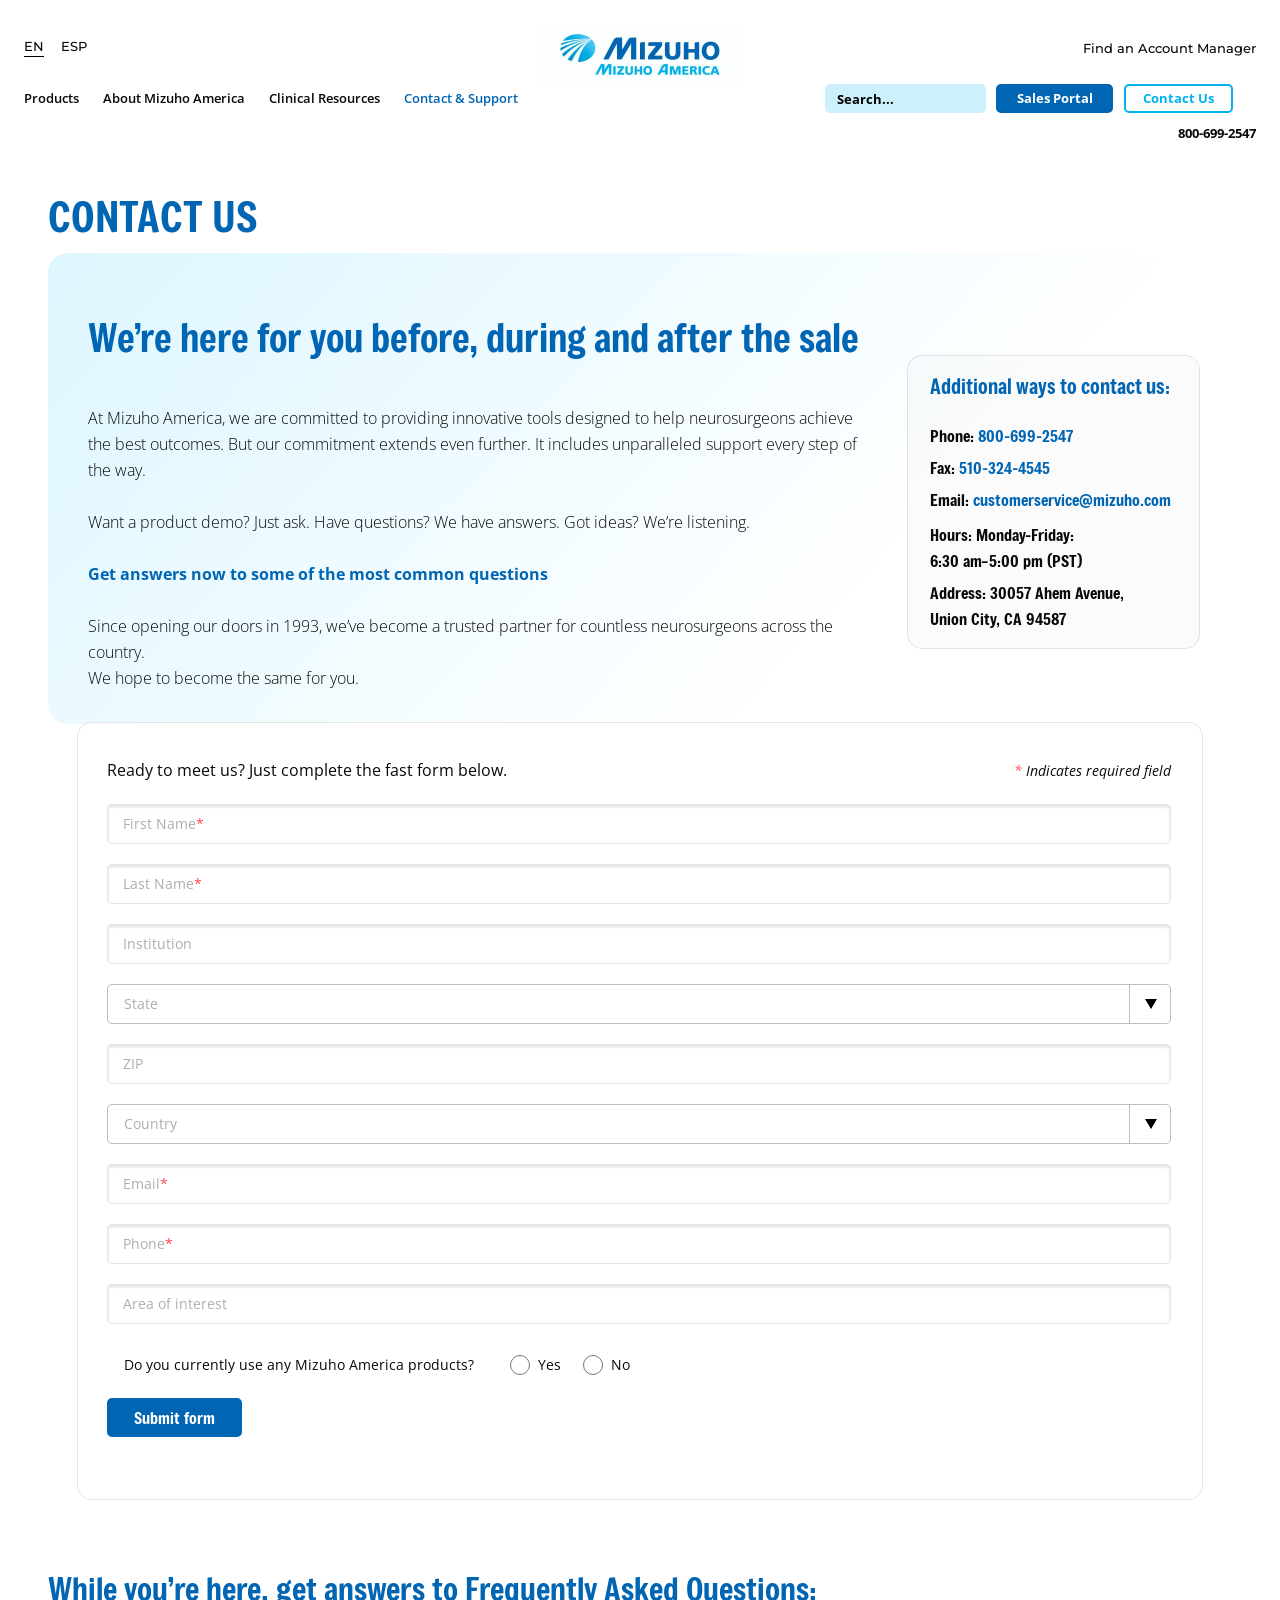
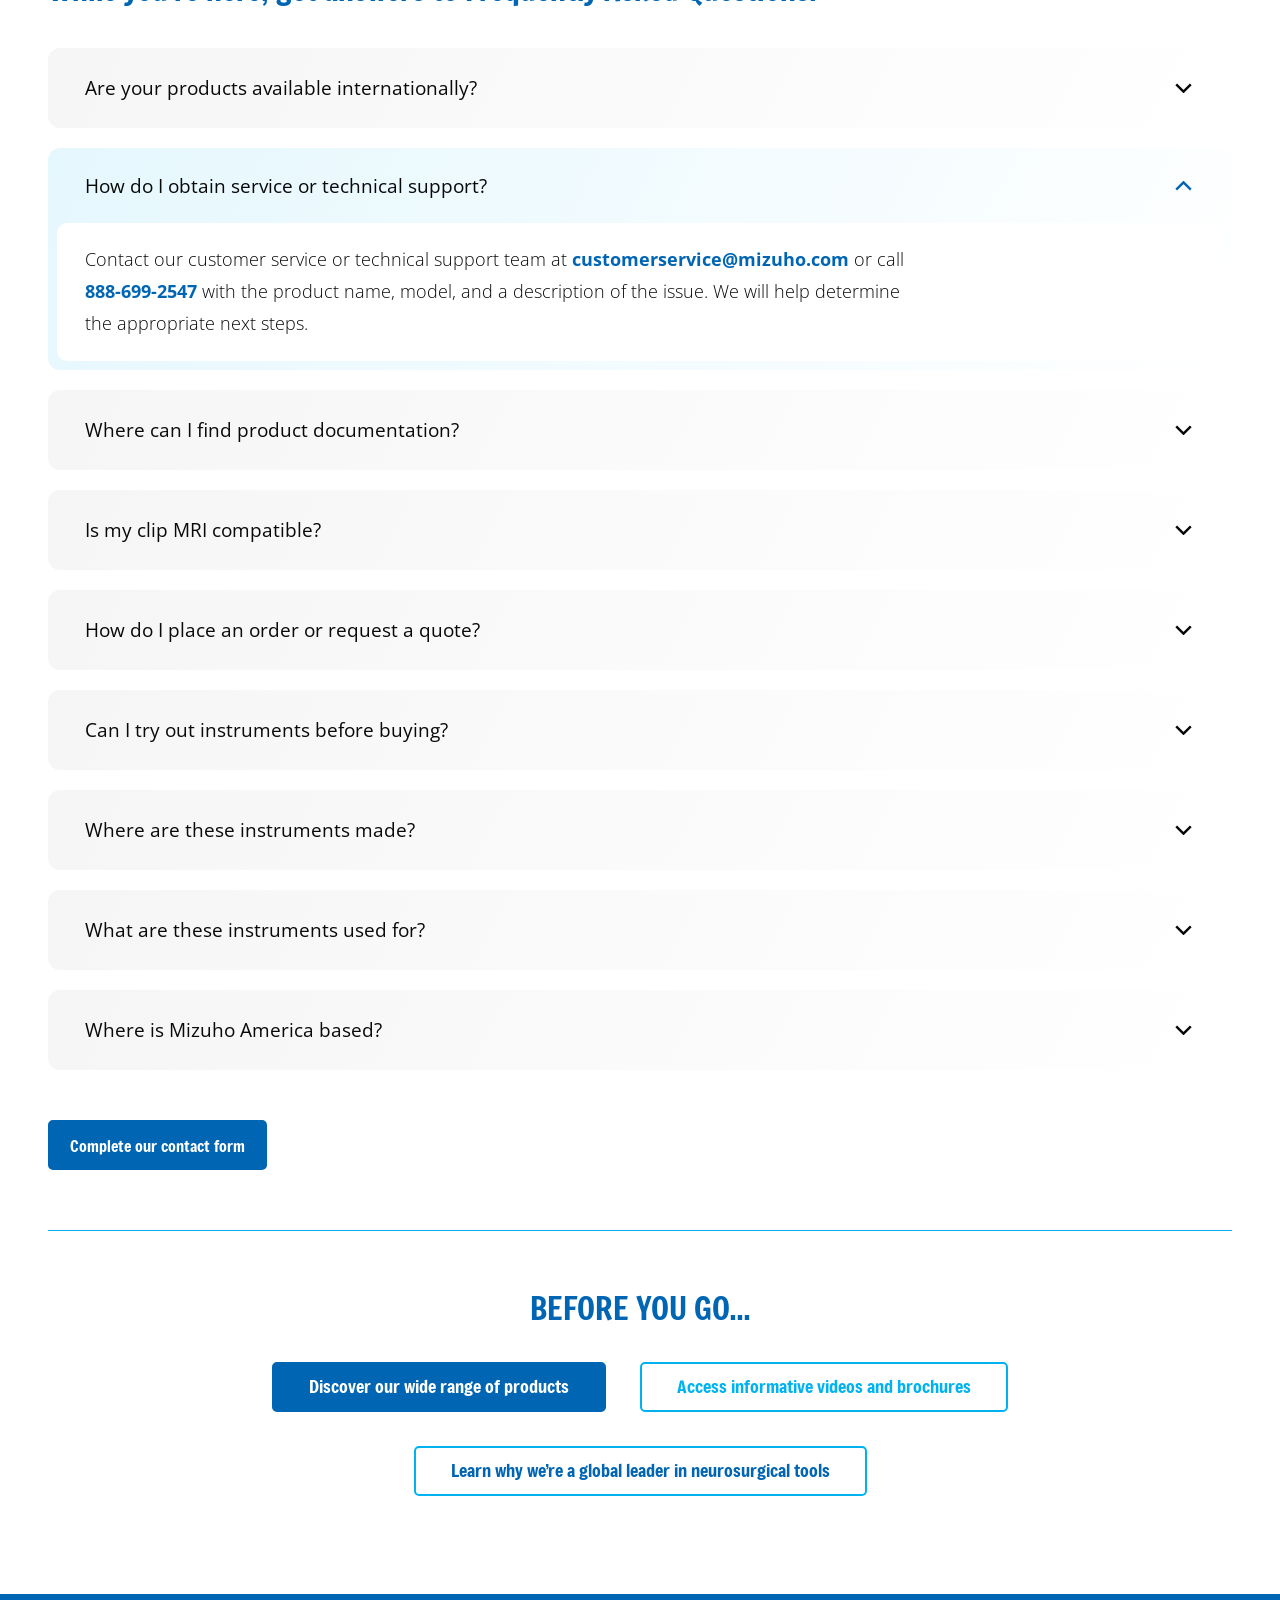
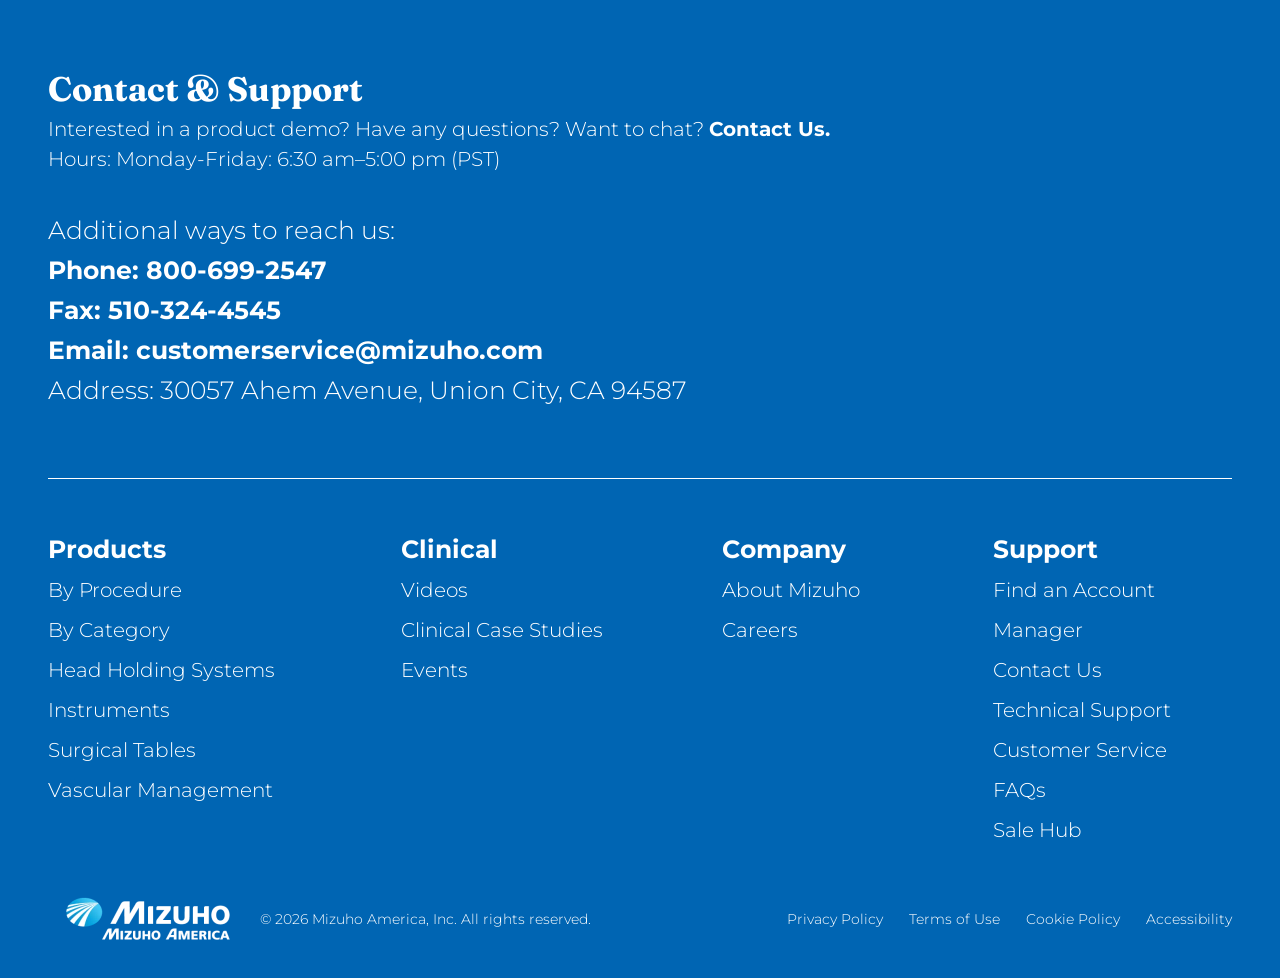
<file: contact-us.html>
<!doctype html>
<html lang="en">
<head>
<meta charset="utf-8">
<meta name="viewport" content="width=device-width, initial-scale=1">
<title>Contact Us — Mizuho America</title>
<meta name="description" content="Contact Mizuho America: request a product demo, get technical support, or find answers to frequently asked questions.">
<link rel="preconnect" href="https://fonts.googleapis.com">
<link rel="preconnect" href="https://fonts.gstatic.com" crossorigin>
<link rel="stylesheet" href="https://fonts.googleapis.com/css2?family=Fraunces:opsz,wght@9..144,700&family=Freeman&family=Montserrat:wght@300;400;500;700&family=Mukta:wght@300;400;700&family=Open+Sans:ital,wght@0,300;0,400;0,600;0,700;1,300;1,600&display=swap">
<link rel="stylesheet" href="css/style.css">
<script src="js/main.js" defer></script>
</head>
<body class="page-contact">
<a class="skip-link" href="#main">Skip to content</a>

<header class="site-header" data-header>
  <div class="site-header__inner container">
    <div class="site-header__lang" aria-label="Language">
      <a href="index.html" class="is-current" aria-current="true" lang="en">EN</a>
      <a href="#" lang="es">ESP</a>
    </div>
    <a class="site-header__logo" href="index.html" aria-label="Mizuho America home">
      <img src="assets/img/logo.webp" alt="Mizuho America" width="200" height="61">
    </a>
    <a class="site-header__account" href="contact-us.html">Find an Account Manager</a>
    <button class="site-header__toggle" type="button" aria-expanded="false" aria-controls="site-nav" aria-label="Open menu" data-menu-toggle>
      <span></span><span></span><span></span>
    </button>
    <div class="site-header__nav" id="site-nav" data-menu>
      <nav aria-label="Primary">
        <ul class="primary-nav">
          <li><a href="product-browse.html">Products</a></li>
          <li><a href="about-us.html">About Mizuho America</a></li>
          <li><a href="resources.html">Clinical Resources</a></li>
          <li><a href="contact-us.html">Contact &amp; Support</a></li>
        </ul>
      </nav>
      <div class="site-header__tools">
        <form class="site-search" role="search" action="#" onsubmit="return false">
          <label class="visually-hidden" for="site-search-input">Search</label>
          <input id="site-search-input" type="search" placeholder="Search...">
        </form>
        <a class="hbtn hbtn--solid" href="login-screen.html">Sales Portal</a>
        <a class="hbtn hbtn--outline" href="contact-us.html">Contact Us</a>
      </div>
      <a class="site-header__phone" href="tel:8006992547">800-699-2547</a>
    </div>
  </div>
</header>

<main id="main">

  <section class="page-intro" aria-labelledby="contact-title">
    <div class="container">
      <h1 id="contact-title" class="page-title">Contact us</h1>
      <div class="contact-panel">
        <div class="contact-panel__top">
          <div class="contact-panel__copy">
            <h2 class="contact-panel__title">We’re here for you before, during and after the sale</h2>
            <p>At Mizuho America, we are committed to providing innovative tools designed to help neurosurgeons achieve the best outcomes. But our commitment extends even further. It includes unparalleled support every step of the way.</p>
            <p>Want a product demo? Just ask. Have questions? We have answers. Got ideas? We’re listening.</p>
            <p><a class="contact-panel__link" href="#faq">Get answers now to some of the most common questions</a></p>
            <p>Since opening our doors in 1993, we’ve become a trusted partner for countless neurosurgeons across the country.<br>We hope to become the same for you.</p>
          </div>
          <aside class="contact-card" aria-labelledby="contact-card-title">
            <h2 id="contact-card-title">Additional ways to contact us:</h2>
            <p>Phone: <a href="tel:8006992547">800-699-2547</a><br>Fax: <a href="tel:5103244545">510-324-4545</a><br>Email: <a href="mailto:customerservice@mizuho.com">customerservice@mizuho.com</a></p>
            <p>Hours: Monday-Friday:<br>6:30 am–5:00 pm (PST)</p>
            <p>Address: 30057 Ahem Avenue,<br>Union City, CA 94587</p>
          </aside>
        </div>

        <form class="contact-form" id="contact-form" action="#" data-validate>
          <div class="contact-form__head"><p>Ready to meet us? Just complete the fast form below.</p><p class="contact-form__note"><span class="req">*</span> Indicates required field</p></div>
          <div class="field"><label class="visually-hidden" for="first-name">First Name (required)</label><input id="first-name" name="first-name" type="text" required autocomplete="given-name" placeholder=" "><span class="field__ph" aria-hidden="true">First Name<span class="req">*</span></span></div>
          <div class="field"><label class="visually-hidden" for="last-name">Last Name (required)</label><input id="last-name" name="last-name" type="text" required autocomplete="family-name" placeholder=" "><span class="field__ph" aria-hidden="true">Last Name<span class="req">*</span></span></div>
          <div class="field"><label class="visually-hidden" for="institution">Institution</label><input id="institution" name="institution" type="text" autocomplete="organization" placeholder=" "><span class="field__ph" aria-hidden="true">Institution</span></div>
          <div class="field field--select"><label class="visually-hidden" for="state">State</label><select id="state" name="state"><option value="">State</option><option>Alabama</option><option>Alaska</option><option>Arizona</option><option>Arkansas</option><option>California</option><option>Colorado</option><option>Connecticut</option><option>Delaware</option><option>Florida</option><option>Georgia</option><option>Hawaii</option><option>Idaho</option><option>Illinois</option><option>Indiana</option><option>Iowa</option><option>Kansas</option><option>Kentucky</option><option>Louisiana</option><option>Maine</option><option>Maryland</option><option>Massachusetts</option><option>Michigan</option><option>Minnesota</option><option>Mississippi</option><option>Missouri</option><option>Montana</option><option>Nebraska</option><option>Nevada</option><option>New Hampshire</option><option>New Jersey</option><option>New Mexico</option><option>New York</option><option>North Carolina</option><option>North Dakota</option><option>Ohio</option><option>Oklahoma</option><option>Oregon</option><option>Pennsylvania</option><option>Rhode Island</option><option>South Carolina</option><option>South Dakota</option><option>Tennessee</option><option>Texas</option><option>Utah</option><option>Vermont</option><option>Virginia</option><option>Washington</option><option>West Virginia</option><option>Wisconsin</option><option>Wyoming</option></select></div>
          <div class="field"><label class="visually-hidden" for="zip">ZIP</label><input id="zip" name="zip" type="text" autocomplete="postal-code" placeholder=" "><span class="field__ph" aria-hidden="true">ZIP</span></div>
          <div class="field field--select"><label class="visually-hidden" for="country">Country</label><select id="country" name="country" autocomplete="country-name"><option value="">Country</option><option>United States</option><option>Canada</option><option>Mexico</option><option>Other</option></select></div>
          <div class="field"><label class="visually-hidden" for="email">Email (required)</label><input id="email" name="email" type="email" required autocomplete="email" placeholder=" "><span class="field__ph" aria-hidden="true">Email<span class="req">*</span></span></div>
          <div class="field"><label class="visually-hidden" for="phone">Phone (required)</label><input id="phone" name="phone" type="tel" required autocomplete="tel" placeholder=" "><span class="field__ph" aria-hidden="true">Phone<span class="req">*</span></span></div>
          <div class="field"><label class="visually-hidden" for="interest">Area of interest</label><input id="interest" name="interest" type="text" placeholder=" "><span class="field__ph" aria-hidden="true">Area of interest</span></div>
          <fieldset class="contact-form__radios"><legend>Do you currently use any Mizuho America products?</legend>
            <label><input type="radio" name="current-customer" value="yes"><span>Yes</span></label>
            <label><input type="radio" name="current-customer" value="no"><span>No</span></label>
          </fieldset>
          <button class="btn contact-form__submit" type="submit">Submit form</button>
          <p class="contact-form__status" data-form-status role="status" aria-live="polite"></p>
        </form>
      </div>

      <section class="faq" id="faq" aria-labelledby="faq-title">
        <h2 id="faq-title" class="faq__title">While you’re here, get answers to Frequently Asked Questions:</h2>
        <div class="faq__list" data-component="accordion" data-single="true">
        <div class="faq__item">
          <h3><button type="button" data-accordion-trigger aria-expanded="false" aria-controls="faq-1" id="faq-q1">Are your products available internationally?<svg aria-hidden="true"><use href="#i-chevron"/></svg></button></h3>
          <div class="faq__panel" id="faq-1" role="region" aria-labelledby="faq-q1"><div class="faq__inner"><!-- TODO copy: answer not in the export --></div></div>
        </div>
        <div class="faq__item">
          <h3><button type="button" data-accordion-trigger aria-expanded="true" aria-controls="faq-2" id="faq-q2">How do I obtain service or technical support?<svg aria-hidden="true"><use href="#i-chevron"/></svg></button></h3>
          <div class="faq__panel" id="faq-2" role="region" aria-labelledby="faq-q2"><div class="faq__inner"><p>Contact our customer service or technical support team at <a href="mailto:customerservice@mizuho.com"><strong>customerservice@mizuho.com</strong></a> or call <a href="tel:8886992547"><strong>888-699-2547</strong></a> with the product name, model, and a description of the issue. We will help determine the appropriate next steps.</p></div></div>
        </div>
        <div class="faq__item">
          <h3><button type="button" data-accordion-trigger aria-expanded="false" aria-controls="faq-3" id="faq-q3">Where can I find product documentation?<svg aria-hidden="true"><use href="#i-chevron"/></svg></button></h3>
          <div class="faq__panel" id="faq-3" role="region" aria-labelledby="faq-q3"><div class="faq__inner"><!-- TODO copy: answer not in the export --></div></div>
        </div>
        <div class="faq__item">
          <h3><button type="button" data-accordion-trigger aria-expanded="false" aria-controls="faq-4" id="faq-q4">Is my clip MRI compatible?<svg aria-hidden="true"><use href="#i-chevron"/></svg></button></h3>
          <div class="faq__panel" id="faq-4" role="region" aria-labelledby="faq-q4"><div class="faq__inner"><!-- TODO copy: answer not in the export --></div></div>
        </div>
        <div class="faq__item">
          <h3><button type="button" data-accordion-trigger aria-expanded="false" aria-controls="faq-5" id="faq-q5">How do I place an order or request a quote?<svg aria-hidden="true"><use href="#i-chevron"/></svg></button></h3>
          <div class="faq__panel" id="faq-5" role="region" aria-labelledby="faq-q5"><div class="faq__inner"><!-- TODO copy: answer not in the export --></div></div>
        </div>
        <div class="faq__item">
          <h3><button type="button" data-accordion-trigger aria-expanded="false" aria-controls="faq-6" id="faq-q6">Can I try out instruments before buying?<svg aria-hidden="true"><use href="#i-chevron"/></svg></button></h3>
          <div class="faq__panel" id="faq-6" role="region" aria-labelledby="faq-q6"><div class="faq__inner"><!-- TODO copy: answer not in the export --></div></div>
        </div>
        <div class="faq__item">
          <h3><button type="button" data-accordion-trigger aria-expanded="false" aria-controls="faq-7" id="faq-q7">Where are these instruments made?<svg aria-hidden="true"><use href="#i-chevron"/></svg></button></h3>
          <div class="faq__panel" id="faq-7" role="region" aria-labelledby="faq-q7"><div class="faq__inner"><!-- TODO copy: answer not in the export --></div></div>
        </div>
        <div class="faq__item">
          <h3><button type="button" data-accordion-trigger aria-expanded="false" aria-controls="faq-8" id="faq-q8">What are these instruments used for?<svg aria-hidden="true"><use href="#i-chevron"/></svg></button></h3>
          <div class="faq__panel" id="faq-8" role="region" aria-labelledby="faq-q8"><div class="faq__inner"><!-- TODO copy: answer not in the export --></div></div>
        </div>
        <div class="faq__item">
          <h3><button type="button" data-accordion-trigger aria-expanded="false" aria-controls="faq-9" id="faq-q9">Where is Mizuho America based?<svg aria-hidden="true"><use href="#i-chevron"/></svg></button></h3>
          <div class="faq__panel" id="faq-9" role="region" aria-labelledby="faq-q9"><div class="faq__inner"><!-- TODO copy: answer not in the export --></div></div>
        </div>
        </div>
        <a class="btn faq__cta" href="#contact-form">Complete our contact form</a>
      </section>
    </div>
  </section>

  <section class="page-links page-links--continue" aria-labelledby="before-title">
    <div class="container">
      <h2 id="before-title" class="section-title section-title--center">Before you go...</h2>
      <div class="page-links__buttons">
        <a class="btn btn--lg" href="product-browse.html">Discover our wide range of products</a>
        <a class="btn btn--lg btn--ghost" href="resources.html">Access informative videos and brochures</a>
        <a class="btn btn--lg btn--outline-blue" href="about-us.html">Learn why we’re a global leader in neurosurgical tools</a>
      </div>
    </div>
  </section>

</main>

<footer class="site-footer">
  <div class="container">
    <div class="site-footer__contact">
      <h2>Contact &amp; Support</h2>
      <p>Interested in a product demo? Have any questions? Want to chat? <a href="contact-us.html"><strong>Contact Us.</strong></a><br>Hours: Monday-Friday: 6:30 am–5:00 pm (PST)</p>
      <p class="site-footer__ways">Additional ways to reach us:<br>
        <strong>Phone: <a href="tel:8006992547">800-699-2547</a></strong><br>
        <strong>Fax: 510-324-4545</strong><br>
        <strong>Email: <a href="mailto:customerservice@mizuho.com">customerservice@mizuho.com</a></strong><br>
        Address: 30057 Ahem Avenue, Union City, CA 94587</p>
    </div>
    <nav class="site-footer__cols" aria-label="Footer">
      <div><h3>Products</h3><ul><li><a href="product-browse.html#procedures">By Procedure</a></li><li><a href="product-browse.html#categories">By Category</a></li><li><a href="product-browse.html">Head Holding Systems</a></li><li><a href="product-browse.html">Instruments</a></li><li><a href="product-browse.html">Surgical Tables</a></li><li><a href="product-browse.html">Vascular Management</a></li></ul></div>
      <div><h3>Clinical</h3><ul><li><a href="resources.html">Videos</a></li><li><a href="resources.html">Clinical Case Studies</a></li><li><a href="resources.html">Events</a></li></ul></div>
      <div><h3>Company</h3><ul><li><a href="about-us.html">About Mizuho</a></li><li><a href="#">Careers</a></li></ul></div>
      <div><h3>Support</h3><ul><li><a href="contact-us.html">Find an Account Manager</a></li><li><a href="contact-us.html">Contact Us</a></li><li><a href="contact-us.html">Technical Support</a></li><li><a href="contact-us.html">Customer Service</a></li><li><a href="contact-us.html">FAQs</a></li><li><a href="login-screen.html">Sale Hub</a></li></ul></div>
    </nav>
    <div class="site-footer__bottom">
      <img src="assets/img/logo-rev.webp" alt="Mizuho America" width="200" height="58" loading="lazy">
      <p>© 2026 Mizuho America, Inc. All rights reserved.</p>
      <ul class="site-footer__legal"><li><a href="#">Privacy Policy</a></li><li><a href="#">Terms of Use</a></li><li><a href="#">Cookie Policy</a></li><li><a href="#">Accessibility</a></li></ul>
    </div>
  </div>
</footer>

<svg width="0" height="0" style="position:absolute" aria-hidden="true">
  <symbol id="i-arrow-circle" viewBox="0 0 55 55"><circle cx="27.5" cy="27.5" r="27.5" fill="#fff"/><path d="M27.5 24.75H16.5V30.25H27.5V38.5L38.5 27.5L27.5 16.5V24.75Z" fill="#090909"/></symbol>
  <symbol id="i-play" viewBox="0 0 45 45"><path fill="currentColor" d="M22.08 44.17C9.89 44.17 0 34.28 0 22.08S9.89 0 22.08 0s22.09 9.89 22.09 22.08-9.89 22.09-22.09 22.09Zm0-4.42c9.76 0 17.67-7.91 17.67-17.67S31.84 4.42 22.08 4.42 4.42 12.33 4.42 22.08s7.9 17.67 17.66 17.67Zm-3.04-25.58 10.77 7.18a.88.88 0 0 1 0 1.47L19.04 30a.88.88 0 0 1-1.37-.73V14.9a.88.88 0 0 1 1.37-.73Z"/></symbol>
  <symbol id="i-arrow-down" viewBox="0 0 14 16"><path d="M7 0v14M1 8l6 6 6-6" fill="none" stroke="currentColor" stroke-width="2"/></symbol>
<symbol id="i-arrow-left" viewBox="0 0 15 12"><path d="M14 6H1.5M6.5 1 1.5 6l5 5" fill="none" stroke="currentColor" stroke-width="2"/></symbol>
  <symbol id="i-arrow-right" viewBox="0 0 15 12"><path d="M1 6h12.5M8.5 1l5 5-5 5" fill="none" stroke="currentColor" stroke-width="2"/></symbol>
  <symbol id="i-arrow-circle-sky" viewBox="0 0 55 55"><path fill="#77dcff" d="M27.5 0C42.68 0 55 12.32 55 27.5S42.68 55 27.5 55 0 42.68 0 27.5 12.32 0 27.5 0Z"/><path fill="#fff" d="M27.5 24.75H16.5v5.5h11v8.25l11-11-11-11v8.25Z"/></symbol>
  <symbol id="i-search" viewBox="0 0 24 24"><circle cx="10.5" cy="10.5" r="7" fill="none" stroke="currentColor" stroke-width="2"/><path d="m16 16 6 6" stroke="currentColor" stroke-width="2"/></symbol>
  <symbol id="i-download" viewBox="0 0 24 24"><path d="M12 3v12m-5-5 5 5 5-5M4 20h16" fill="none" stroke="currentColor" stroke-width="2"/></symbol>
  <symbol id="i-chevron" viewBox="0 0 14 8"><path d="m1 1 6 6 6-6" fill="none" stroke="currentColor" stroke-width="2"/></symbol>
  <symbol id="i-download-circle" viewBox="0 0 45 45"><circle cx="22.5" cy="22.5" r="20.5" fill="#fff" stroke="#00b3f0" stroke-width="4"/><path d="M22.5 12v15m-6-6 6 6 6-6M14 31h17" fill="none" stroke="#090909" stroke-width="2"/></symbol>
  <symbol id="i-download-circle-sm" viewBox="0 0 30 30"><circle cx="15" cy="15" r="14" fill="#fff" stroke="#0065b3" stroke-width="2"/><path d="M15 7.5v10m-4-4 4 4 4-4M9.5 19v2h11v-2" fill="none" stroke="#000" stroke-width="2"/></symbol>
</svg>
</body>
</html>
</file>
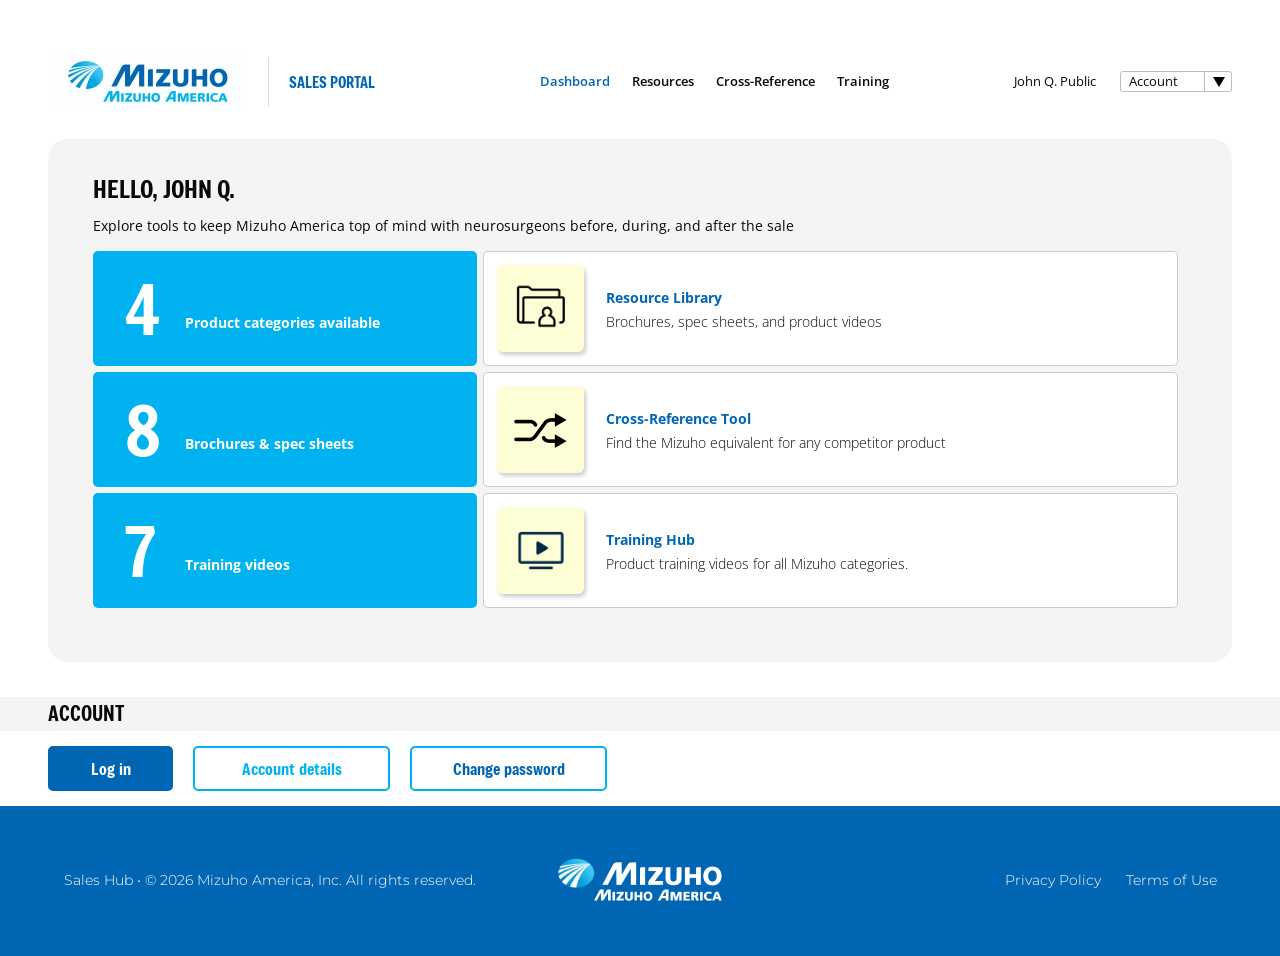
<file: dashboard.html>
<!doctype html>
<html lang="en">
<head>
<meta charset="utf-8">
<meta name="viewport" content="width=device-width, initial-scale=1">
<title>Dashboard — Mizuho America Sales Portal</title>
<meta name="description" content="Sales Portal dashboard: resource library, cross-reference tool and training hub.">
<link rel="preconnect" href="https://fonts.googleapis.com">
<link rel="preconnect" href="https://fonts.gstatic.com" crossorigin>
<link rel="stylesheet" href="https://fonts.googleapis.com/css2?family=Fraunces:opsz,wght@9..144,700&family=Freeman&family=Montserrat:wght@300;400;500;700&family=Mukta:wght@300;400;700&family=Open+Sans:ital,wght@0,300;0,400;0,600;0,700;1,300;1,600&display=swap">
<link rel="stylesheet" href="css/style.css">
<script src="js/main.js" defer></script>
</head>
<body class="page-portal page-dashboard">
<a class="skip-link" href="#main">Skip to content</a>

<header class="site-header portal-header" data-header>
  <div class="portal-header__inner">
    <a class="portal-header__logo" href="dashboard.html" aria-label="Mizuho America Sales Portal home"><img src="assets/img/logo.webp" alt="Mizuho America" width="200" height="61"></a>
    <p class="portal-header__name">Sales Portal</p>
    <button class="site-header__toggle" type="button" aria-expanded="false" aria-controls="portal-nav" aria-label="Open menu" data-menu-toggle><span></span><span></span><span></span></button>
    <div class="portal-header__menu" id="portal-nav" data-menu>
      <nav aria-label="Sales portal"><ul class="portal-nav"><li><a href="dashboard.html">Dashboard</a></li><li><a href="resource-library.html">Resources</a></li><li><a href="#">Cross-Reference</a></li><li><a href="#">Training</a></li></ul></nav>
      <p class="portal-header__user">John Q. Public</p>
      <details class="account-menu">
        <summary>Account</summary>
        <ul><li><a href="dashboard.html#account">Account details</a></li><li><a href="dashboard.html#account">Change password</a></li><li><a href="login-screen.html">Log out</a></li></ul>
      </details>
    </div>
  </div>
</header>

<main id="main">
  <section class="portal-section" aria-labelledby="hello-title">
    <div class="portal-container">
      <div class="dash">
        <h1 id="hello-title" class="dash__title">Hello, John Q.</h1>
        <p class="dash__intro">Explore tools to keep Mizuho America top of mind with neurosurgeons before, during, and after the sale</p>
        <div class="dash__grid">
          <ul class="dash__stats">
            <li><strong>4</strong><span>Product categories available</span></li>
            <li><strong>8</strong><span>Brochures &amp; spec sheets</span></li>
            <li><strong>7</strong><span>Training videos</span></li>
          </ul>
          <ul class="dash__tools">
            <li><a href="resource-library.html"><img src="assets/img/icon-library.webp" alt="" aria-hidden="true" width="69" height="61"><span><strong>Resource Library</strong>Brochures, spec sheets, and product videos</span></a></li>
            <li><a href="#"><img src="assets/img/icon-crossref.webp" alt="" aria-hidden="true" width="55" height="61"><span><strong>Cross-Reference Tool</strong>Find the Mizuho equivalent for any competitor product</span></a></li>
            <li><a href="#"><img src="assets/img/icon-training.webp" alt="" aria-hidden="true" width="70" height="61"><span><strong>Training Hub</strong>Product training videos for all Mizuho categories.</span></a></li>
          </ul>
        </div>
      </div>
    </div>
  </section>
  <section class="account-bar" id="account" aria-labelledby="account-title">
    <h2 id="account-title" class="account-bar__title"><span class="portal-container">Account</span></h2>
    <div class="portal-container account-bar__actions">
      <a class="btn" href="login-screen.html">Log in</a>
      <a class="btn btn--ghost" href="#account">Account details</a>
      <a class="btn btn--outline-blue" href="#account">Change password</a>
    </div>
  </section>
</main>

<footer class="portal-footer">
  <div class="portal-footer__inner">
    <img src="assets/img/logo-rev.webp" alt="Mizuho America" width="200" height="58" loading="lazy">
    <p>Sales Hub <span aria-hidden="true">•</span> © 2026 Mizuho America, Inc. All rights reserved.</p>
    <ul><li><a href="#">Privacy Policy</a></li><li><a href="#">Terms of Use</a></li></ul>
  </div>
</footer>

<svg width="0" height="0" style="position:absolute" aria-hidden="true">
  <symbol id="i-arrow-circle" viewBox="0 0 55 55"><circle cx="27.5" cy="27.5" r="27.5" fill="#fff"/><path d="M27.5 24.75H16.5V30.25H27.5V38.5L38.5 27.5L27.5 16.5V24.75Z" fill="#090909"/></symbol>
  <symbol id="i-play" viewBox="0 0 45 45"><path fill="currentColor" d="M22.08 44.17C9.89 44.17 0 34.28 0 22.08S9.89 0 22.08 0s22.09 9.89 22.09 22.08-9.89 22.09-22.09 22.09Zm0-4.42c9.76 0 17.67-7.91 17.67-17.67S31.84 4.42 22.08 4.42 4.42 12.33 4.42 22.08s7.9 17.67 17.66 17.67Zm-3.04-25.58 10.77 7.18a.88.88 0 0 1 0 1.47L19.04 30a.88.88 0 0 1-1.37-.73V14.9a.88.88 0 0 1 1.37-.73Z"/></symbol>
  <symbol id="i-arrow-down" viewBox="0 0 14 16"><path d="M7 0v14M1 8l6 6 6-6" fill="none" stroke="currentColor" stroke-width="2"/></symbol>
<symbol id="i-arrow-left" viewBox="0 0 15 12"><path d="M14 6H1.5M6.5 1 1.5 6l5 5" fill="none" stroke="currentColor" stroke-width="2"/></symbol>
  <symbol id="i-arrow-right" viewBox="0 0 15 12"><path d="M1 6h12.5M8.5 1l5 5-5 5" fill="none" stroke="currentColor" stroke-width="2"/></symbol>
  <symbol id="i-arrow-circle-sky" viewBox="0 0 55 55"><path fill="#77dcff" d="M27.5 0C42.68 0 55 12.32 55 27.5S42.68 55 27.5 55 0 42.68 0 27.5 12.32 0 27.5 0Z"/><path fill="#fff" d="M27.5 24.75H16.5v5.5h11v8.25l11-11-11-11v8.25Z"/></symbol>
  <symbol id="i-search" viewBox="0 0 24 24"><circle cx="10.5" cy="10.5" r="7" fill="none" stroke="currentColor" stroke-width="2"/><path d="m16 16 6 6" stroke="currentColor" stroke-width="2"/></symbol>
  <symbol id="i-download" viewBox="0 0 24 24"><path d="M12 3v12m-5-5 5 5 5-5M4 20h16" fill="none" stroke="currentColor" stroke-width="2"/></symbol>
  <symbol id="i-chevron" viewBox="0 0 14 8"><path d="m1 1 6 6 6-6" fill="none" stroke="currentColor" stroke-width="2"/></symbol>
  <symbol id="i-download-circle" viewBox="0 0 45 45"><circle cx="22.5" cy="22.5" r="20.5" fill="#fff" stroke="#00b3f0" stroke-width="4"/><path d="M22.5 12v15m-6-6 6 6 6-6M14 31h17" fill="none" stroke="#090909" stroke-width="2"/></symbol>
  <symbol id="i-download-circle-sm" viewBox="0 0 30 30"><circle cx="15" cy="15" r="14" fill="#fff" stroke="#0065b3" stroke-width="2"/><path d="M15 7.5v10m-4-4 4 4 4-4M9.5 19v2h11v-2" fill="none" stroke="#000" stroke-width="2"/></symbol>
</svg>
</body>
</html>
</file>
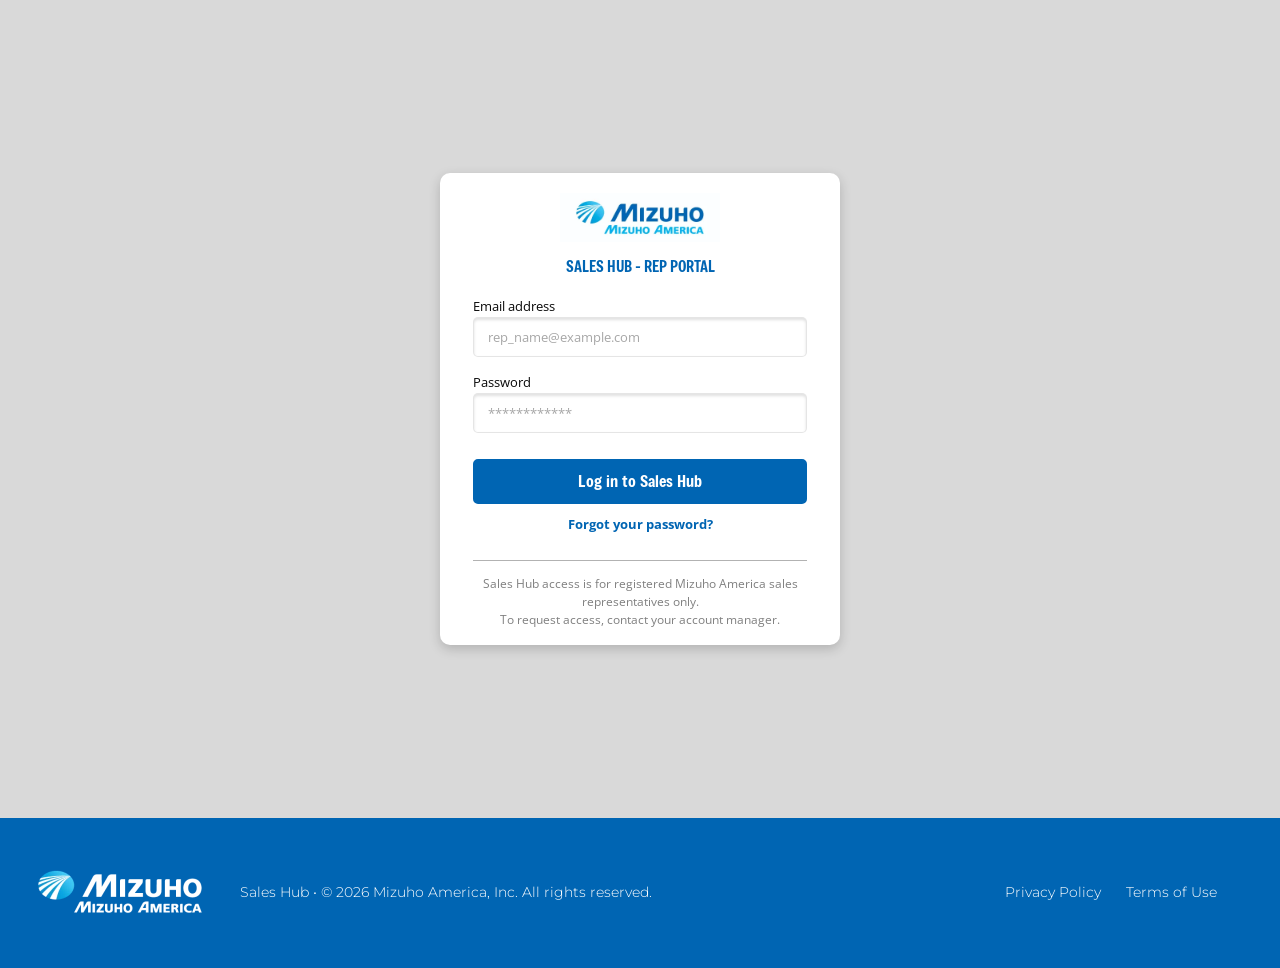
<file: login-screen.html>
<!doctype html>
<html lang="en">
<head>
<meta charset="utf-8">
<meta name="viewport" content="width=device-width, initial-scale=1">
<title>Sales Hub Login — Mizuho America</title>
<meta name="description" content="Sign in to the Mizuho America Sales Hub rep portal.">
<link rel="preconnect" href="https://fonts.googleapis.com">
<link rel="preconnect" href="https://fonts.gstatic.com" crossorigin>
<link rel="stylesheet" href="https://fonts.googleapis.com/css2?family=Fraunces:opsz,wght@9..144,700&family=Freeman&family=Montserrat:wght@300;400;500;700&family=Mukta:wght@300;400;700&family=Open+Sans:ital,wght@0,300;0,400;0,600;0,700;1,300;1,600&display=swap">
<link rel="stylesheet" href="css/style.css">
<script src="js/main.js" defer></script>
</head>
<body class="page-login">
<a class="skip-link" href="#main">Skip to content</a>

<header class="site-header portal-header" data-header>
  <div class="portal-header__inner">
    <a class="portal-header__logo" href="dashboard.html" aria-label="Mizuho America Sales Portal home"><img src="assets/img/logo.webp" alt="Mizuho America" width="200" height="61"></a>
    <p class="portal-header__name">Sales Portal</p>
    <button class="site-header__toggle" type="button" aria-expanded="false" aria-controls="portal-nav" aria-label="Open menu" data-menu-toggle><span></span><span></span><span></span></button>
    <div class="portal-header__menu" id="portal-nav" data-menu>
      <nav aria-label="Sales portal"><ul class="portal-nav"><li><a href="dashboard.html">Dashboard</a></li><li><a href="resource-library.html">Resources</a></li><li><a href="#">Cross-Reference</a></li><li><a href="#">Training</a></li></ul></nav>
      <p class="portal-header__user">John Q. Public</p>
      <details class="account-menu">
        <summary>Account</summary>
        <ul><li><a href="dashboard.html#account">Account details</a></li><li><a href="dashboard.html#account">Change password</a></li><li><a href="login-screen.html">Log out</a></li></ul>
      </details>
    </div>
  </div>
</header>

<main id="main" class="login">
  <div class="login__card">
    <img class="login__logo" src="assets/img/logo.webp" alt="Mizuho America" width="200" height="61">
    <h1 class="login__title">Sales Hub - <span>Rep Portal</span></h1>
    <form class="login__form" action="#" data-validate data-next="dashboard.html">
      <label for="login-email">Email address</label>
      <input id="login-email" name="email" type="email" placeholder="rep_name@example.com" autocomplete="username" required>
      <label for="login-password">Password</label>
      <input id="login-password" name="password" type="password" placeholder="************" autocomplete="current-password" required>
      <button class="btn login__submit" type="submit">Log in to Sales Hub</button>
      <p class="login__status" data-form-status role="status" aria-live="polite"></p>
      <a class="login__forgot" href="contact-us.html">Forgot your password?</a>
    </form>
    <p class="login__note">Sales Hub access is for registered Mizuho America sales representatives only.<br>To request access, contact your account manager.</p>
  </div>
</main>

<footer class="portal-footer">
  <div class="portal-footer__inner">
    <img src="assets/img/logo-rev.webp" alt="Mizuho America" width="200" height="58" loading="lazy">
    <p>Sales Hub <span aria-hidden="true">•</span> © 2026 Mizuho America, Inc. All rights reserved.</p>
    <ul><li><a href="#">Privacy Policy</a></li><li><a href="#">Terms of Use</a></li></ul>
  </div>
</footer>

<svg width="0" height="0" style="position:absolute" aria-hidden="true">
  <symbol id="i-arrow-circle" viewBox="0 0 55 55"><circle cx="27.5" cy="27.5" r="27.5" fill="#fff"/><path d="M27.5 24.75H16.5V30.25H27.5V38.5L38.5 27.5L27.5 16.5V24.75Z" fill="#090909"/></symbol>
  <symbol id="i-play" viewBox="0 0 45 45"><path fill="currentColor" d="M22.08 44.17C9.89 44.17 0 34.28 0 22.08S9.89 0 22.08 0s22.09 9.89 22.09 22.08-9.89 22.09-22.09 22.09Zm0-4.42c9.76 0 17.67-7.91 17.67-17.67S31.84 4.42 22.08 4.42 4.42 12.33 4.42 22.08s7.9 17.67 17.66 17.67Zm-3.04-25.58 10.77 7.18a.88.88 0 0 1 0 1.47L19.04 30a.88.88 0 0 1-1.37-.73V14.9a.88.88 0 0 1 1.37-.73Z"/></symbol>
  <symbol id="i-arrow-down" viewBox="0 0 14 16"><path d="M7 0v14M1 8l6 6 6-6" fill="none" stroke="currentColor" stroke-width="2"/></symbol>
<symbol id="i-arrow-left" viewBox="0 0 15 12"><path d="M14 6H1.5M6.5 1 1.5 6l5 5" fill="none" stroke="currentColor" stroke-width="2"/></symbol>
  <symbol id="i-arrow-right" viewBox="0 0 15 12"><path d="M1 6h12.5M8.5 1l5 5-5 5" fill="none" stroke="currentColor" stroke-width="2"/></symbol>
  <symbol id="i-arrow-circle-sky" viewBox="0 0 55 55"><path fill="#77dcff" d="M27.5 0C42.68 0 55 12.32 55 27.5S42.68 55 27.5 55 0 42.68 0 27.5 12.32 0 27.5 0Z"/><path fill="#fff" d="M27.5 24.75H16.5v5.5h11v8.25l11-11-11-11v8.25Z"/></symbol>
  <symbol id="i-search" viewBox="0 0 24 24"><circle cx="10.5" cy="10.5" r="7" fill="none" stroke="currentColor" stroke-width="2"/><path d="m16 16 6 6" stroke="currentColor" stroke-width="2"/></symbol>
  <symbol id="i-download" viewBox="0 0 24 24"><path d="M12 3v12m-5-5 5 5 5-5M4 20h16" fill="none" stroke="currentColor" stroke-width="2"/></symbol>
  <symbol id="i-chevron" viewBox="0 0 14 8"><path d="m1 1 6 6 6-6" fill="none" stroke="currentColor" stroke-width="2"/></symbol>
  <symbol id="i-download-circle" viewBox="0 0 45 45"><circle cx="22.5" cy="22.5" r="20.5" fill="#fff" stroke="#00b3f0" stroke-width="4"/><path d="M22.5 12v15m-6-6 6 6 6-6M14 31h17" fill="none" stroke="#090909" stroke-width="2"/></symbol>
  <symbol id="i-download-circle-sm" viewBox="0 0 30 30"><circle cx="15" cy="15" r="14" fill="#fff" stroke="#0065b3" stroke-width="2"/><path d="M15 7.5v10m-4-4 4 4 4-4M9.5 19v2h11v-2" fill="none" stroke="#000" stroke-width="2"/></symbol>
</svg>
</body>
</html>
</file>
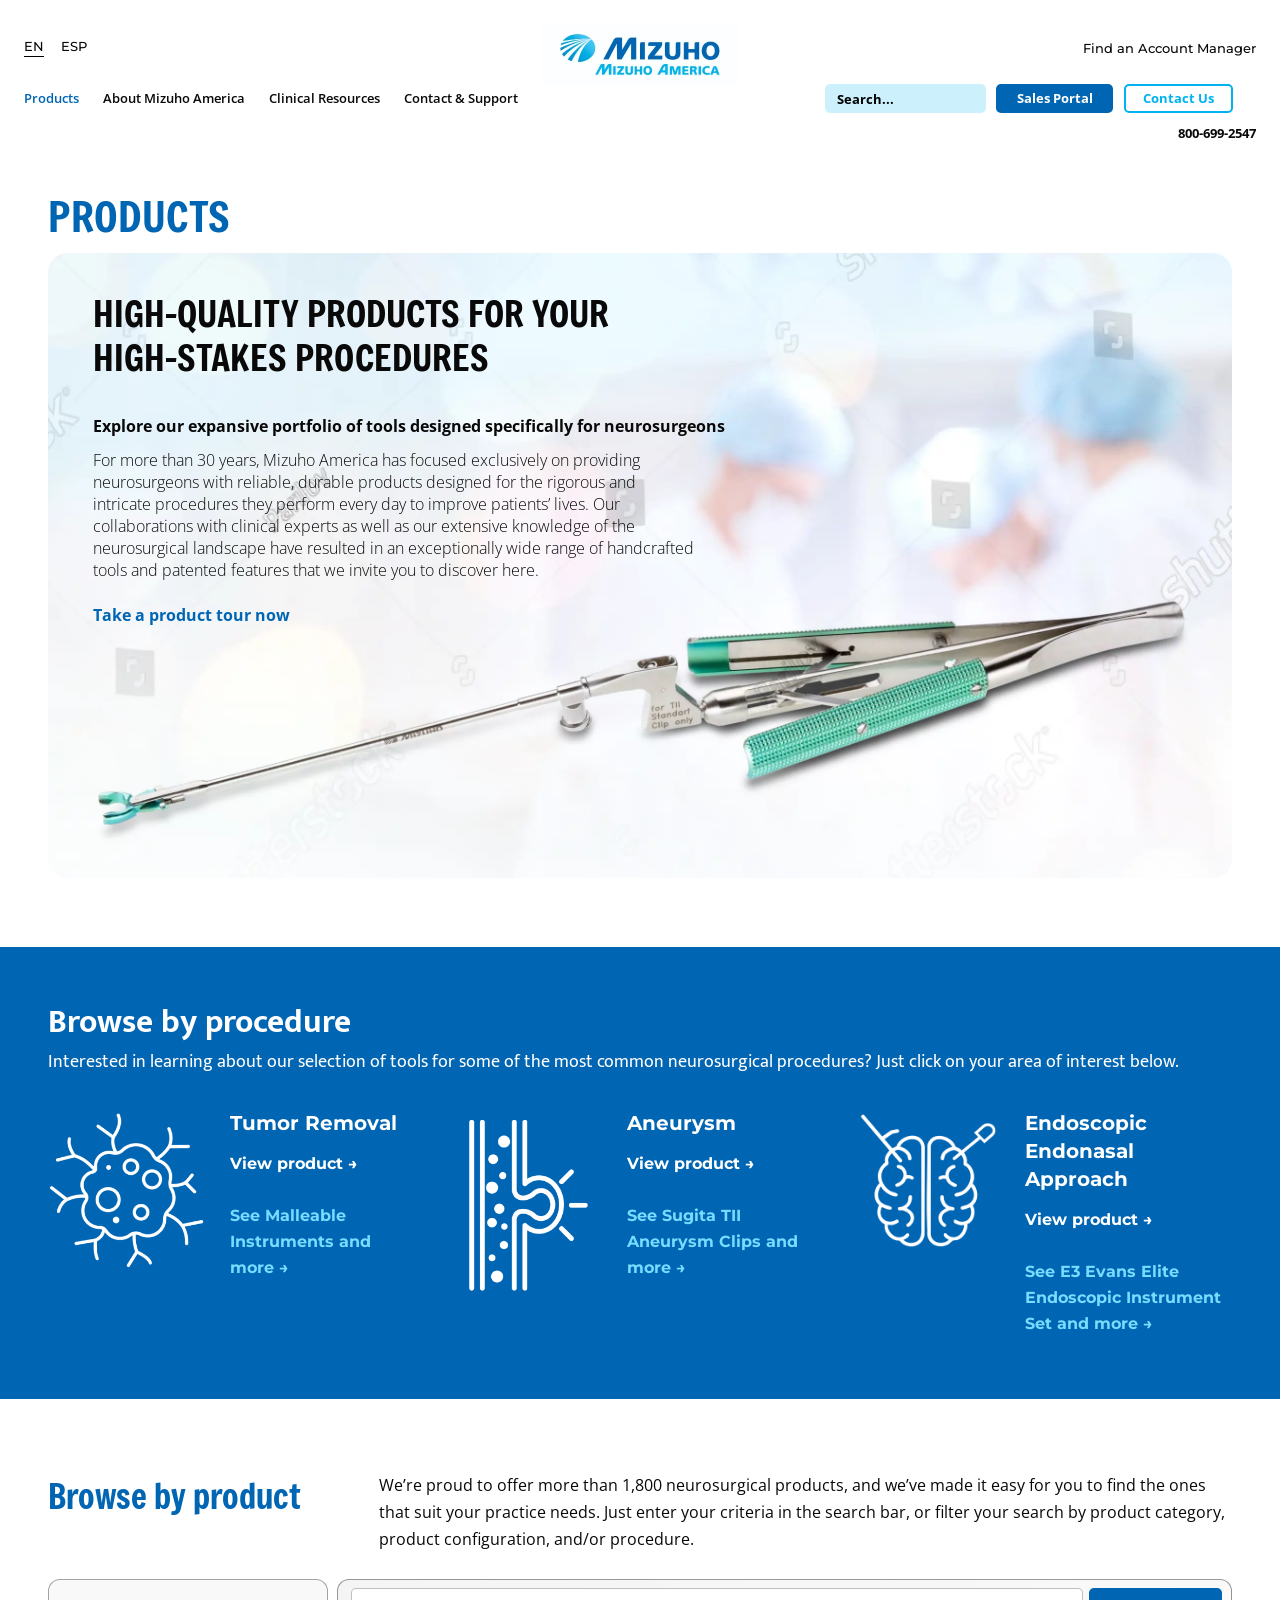
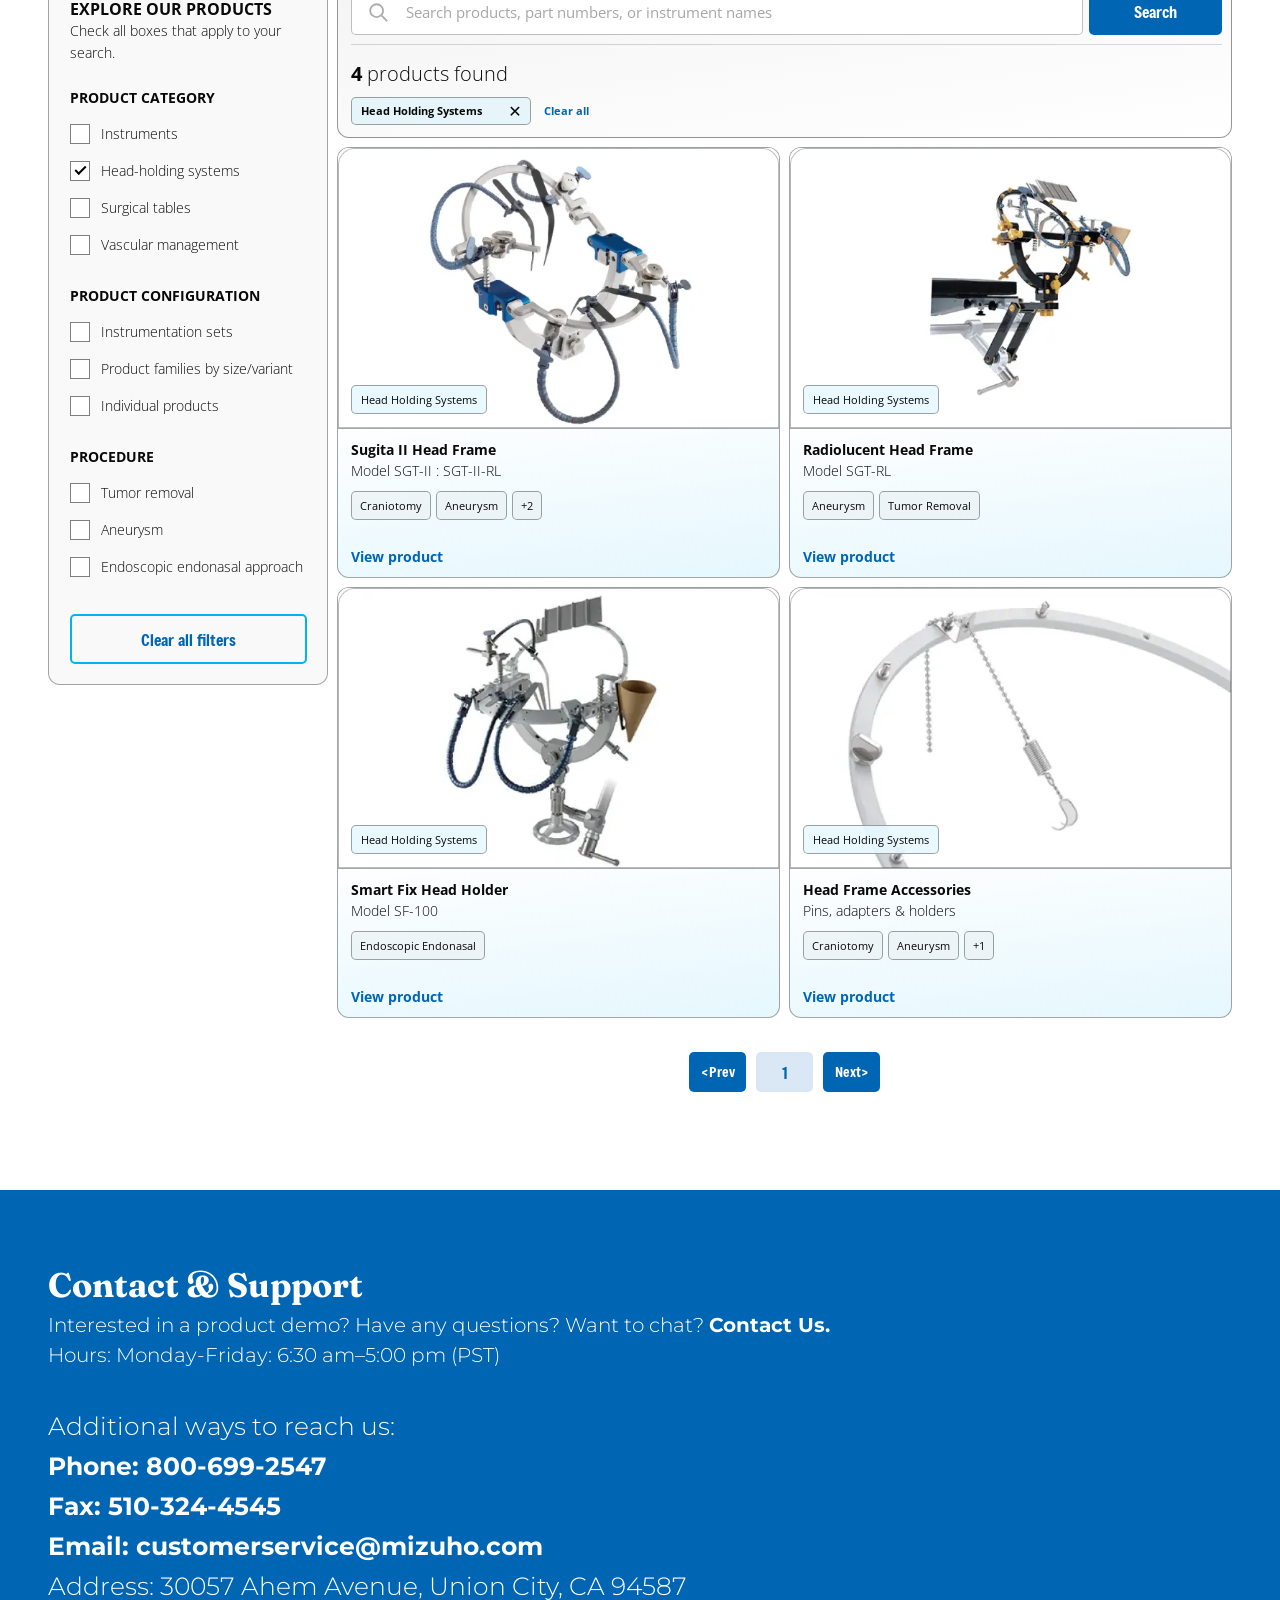
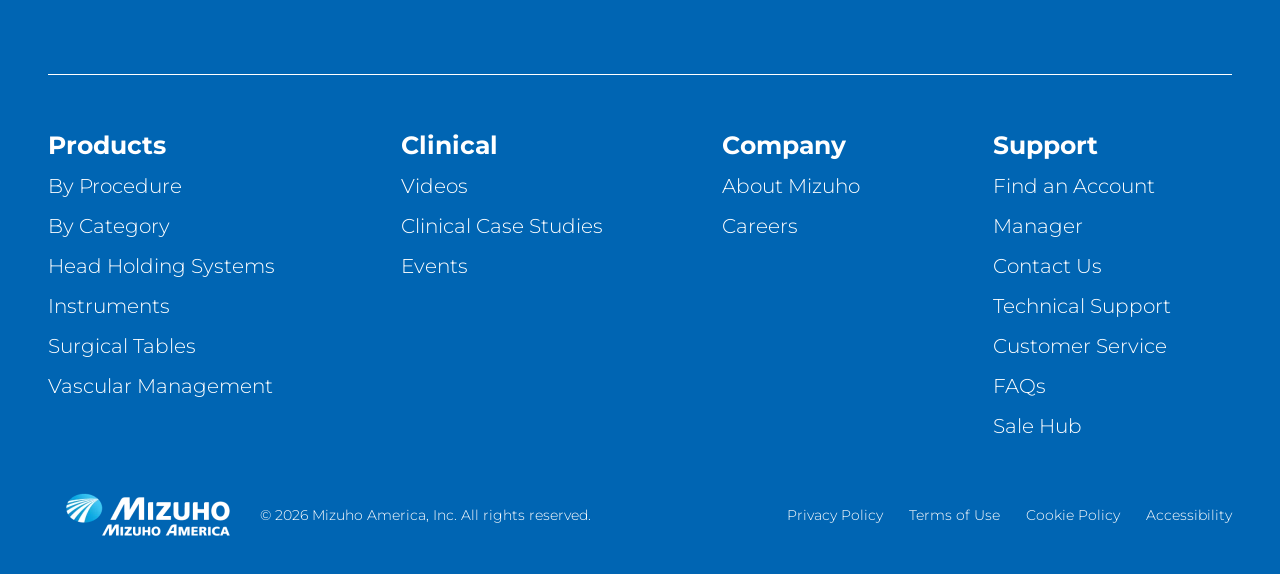
<file: product-browse.html>
<!doctype html>
<html lang="en">
<head>
<meta charset="utf-8">
<meta name="viewport" content="width=device-width, initial-scale=1">
<title>Products — Mizuho America</title>
<meta name="description" content="Browse Mizuho America neurosurgical products by procedure, category and configuration: head-holding systems, instruments, surgical tables and vascular management.">
<link rel="preconnect" href="https://fonts.googleapis.com">
<link rel="preconnect" href="https://fonts.gstatic.com" crossorigin>
<link rel="stylesheet" href="https://fonts.googleapis.com/css2?family=Fraunces:opsz,wght@9..144,700&family=Freeman&family=Montserrat:wght@300;400;500;700&family=Mukta:wght@300;400;700&family=Open+Sans:ital,wght@0,300;0,400;0,600;0,700;1,300;1,600&display=swap">
<link rel="preload" as="image" href="assets/img/products-hero-bg.webp" fetchpriority="high">
<link rel="stylesheet" href="css/style.css">
<script src="js/main.js" defer></script>
</head>
<body class="page-products">
<a class="skip-link" href="#main">Skip to content</a>

<header class="site-header" data-header>
  <div class="site-header__inner container">
    <div class="site-header__lang" aria-label="Language">
      <a href="index.html" class="is-current" aria-current="true" lang="en">EN</a>
      <a href="#" lang="es">ESP</a>
    </div>
    <a class="site-header__logo" href="index.html" aria-label="Mizuho America home">
      <img src="assets/img/logo.webp" alt="Mizuho America" width="200" height="61">
    </a>
    <a class="site-header__account" href="contact-us.html">Find an Account Manager</a>
    <button class="site-header__toggle" type="button" aria-expanded="false" aria-controls="site-nav" aria-label="Open menu" data-menu-toggle>
      <span></span><span></span><span></span>
    </button>
    <div class="site-header__nav" id="site-nav" data-menu>
      <nav aria-label="Primary">
        <ul class="primary-nav">
          <li><a href="product-browse.html">Products</a></li>
          <li><a href="about-us.html">About Mizuho America</a></li>
          <li><a href="resources.html">Clinical Resources</a></li>
          <li><a href="contact-us.html">Contact &amp; Support</a></li>
        </ul>
      </nav>
      <div class="site-header__tools">
        <form class="site-search" role="search" action="#" onsubmit="return false">
          <label class="visually-hidden" for="site-search-input">Search</label>
          <input id="site-search-input" type="search" placeholder="Search...">
        </form>
        <a class="hbtn hbtn--solid" href="login-screen.html">Sales Portal</a>
        <a class="hbtn hbtn--outline" href="contact-us.html">Contact Us</a>
      </div>
      <a class="site-header__phone" href="tel:8006992547">800-699-2547</a>
    </div>
  </div>
</header>

<main id="main">

  <section class="page-intro" aria-labelledby="products-title">
    <div class="container">
      <h1 id="products-title" class="page-title">Products</h1>
      <div class="products-hero">
        <img class="products-hero__bg" src="assets/img/products-hero-bg.webp" alt="" width="1250" height="625" fetchpriority="high">
        <img class="products-hero__tool" src="assets/img/products-hero-tool.webp" alt="Mizuho aneurysm clip applier with green knurled handles" width="1174" height="310">
        <div class="products-hero__copy">
          <h2>High-quality products for your<br> high-stakes procedures</h2>
          <p class="products-hero__lead">Explore our expansive portfolio of tools designed specifically for neurosurgeons</p>
          <p>For more than 30 years, Mizuho America has focused exclusively on providing neurosurgeons with reliable, durable products designed for the rigorous and intricate procedures they perform every day to improve patients’ lives. Our collaborations with clinical experts as well as our extensive knowledge of the neurosurgical landscape have resulted in an exceptionally wide range of handcrafted tools and patented features that we invite you to discover here.</p>
          <a class="products-hero__link" href="#browse">Take a product tour now</a>
        </div>
      </div>
    </div>
  </section>

  <section class="procedures procedures--browse" id="procedures" aria-labelledby="procedures-title">
    <div class="container">
      <h2 id="procedures-title" class="procedures__title">Browse by procedure</h2>
      <p class="procedures__intro">Interested in learning about our selection of tools for some of the most common neurosurgical procedures? Just click on your area of interest below.</p>
      <div class="procedures__list">
        <div class="procedure"><img src="assets/img/proc-tumor.webp" alt="" aria-hidden="true" width="146" height="146" loading="lazy"><div><h3>Tumor Removal</h3><a href="product-page-main.html">View product →</a><a class="procedure__more" href="#browse">See Malleable Instruments and more →</a></div></div>
        <div class="procedure"><img src="assets/img/proc-aneurysm.webp" alt="" aria-hidden="true" width="114" height="158" loading="lazy"><div><h3>Aneurysm</h3><a href="product-page-main.html">View product →</a><a class="procedure__more" href="#browse">See Sugita TII Aneurysm Clips and more →</a></div></div>
        <div class="procedure"><img src="assets/img/proc-endo.webp" alt="" aria-hidden="true" width="184" height="167" loading="lazy"><div><h3>Endoscopic Endonasal Approach</h3><a href="product-page-main.html">View product →</a><a class="procedure__more" href="#browse">See E3 Evans Elite Endoscopic Instrument Set and more →</a></div></div>
      </div>
    </div>
  </section>

  <section class="browse" id="browse" aria-labelledby="browse-title">
    <div class="container">
      <div class="browse__head">
        <h2 id="browse-title" class="browse__title">Browse by product</h2>
        <p>We’re proud to offer more than 1,800 neurosurgical products, and we’ve made it easy for you to find the ones that suit your practice needs. Just enter your criteria in the search bar, or filter your search by product category, product configuration, and/or procedure.</p>
      </div>
      <div class="browse__layout" id="categories" data-component="product-filter">
        <form class="filters" aria-labelledby="filters-title" onsubmit="return false">
          <h3 id="filters-title">Explore our products</h3>
          <p class="filters__hint">Check all boxes that apply to your search.</p>
          <fieldset><legend>Product category</legend><ul>
            <li><label><input type="checkbox" name="category" value="instruments" data-chip="Instruments"><span>Instruments</span></label></li>
            <li><label><input type="checkbox" name="category" value="head-holding" data-chip="Head Holding Systems" checked><span>Head-holding systems</span></label></li>
            <li><label><input type="checkbox" name="category" value="tables" data-chip="Surgical tables"><span>Surgical tables</span></label></li>
            <li><label><input type="checkbox" name="category" value="vascular" data-chip="Vascular management"><span>Vascular management</span></label></li>
          </ul></fieldset>
          <fieldset><legend>Product configuration</legend><ul>
            <li><label><input type="checkbox" name="configuration" value="sets" data-chip="Instrumentation sets"><span>Instrumentation sets</span></label></li>
            <li><label><input type="checkbox" name="configuration" value="families" data-chip="Product families by size/variant"><span>Product families by size/variant</span></label></li>
            <li><label><input type="checkbox" name="configuration" value="individual" data-chip="Individual products"><span>Individual products</span></label></li>
          </ul></fieldset>
          <fieldset><legend>Procedure</legend><ul>
            <li><label><input type="checkbox" name="procedure" value="tumor" data-chip="Tumor removal"><span>Tumor removal</span></label></li>
            <li><label><input type="checkbox" name="procedure" value="aneurysm" data-chip="Aneurysm"><span>Aneurysm</span></label></li>
            <li><label><input type="checkbox" name="procedure" value="endonasal" data-chip="Endoscopic endonasal approach"><span>Endoscopic endonasal approach</span></label></li>
          </ul></fieldset>
          <button class="btn btn--outline-blue filters__clear" type="button" data-filter-clear>Clear all filters</button>
        </form>
        <div class="browse__results">
          <div class="results-bar">
            <form class="results-bar__search" role="search" data-filter-search>
              <label class="visually-hidden" for="product-search">Search products</label>
              <svg aria-hidden="true"><use href="#i-search"/></svg>
              <input id="product-search" type="search" placeholder="Search products, part numbers, or instrument names">
              <button class="btn" type="submit">Search</button>
            </form>
            <p class="results-bar__count" aria-live="polite"><strong data-filter-count>4</strong> products found</p>
            <div class="results-bar__chips"><ul data-filter-chips></ul><button type="button" class="results-bar__clear" data-filter-clear>Clear all</button></div>
          </div>
          <ul class="product-grid" data-filter-grid>
          <li class="product-card" data-category="head-holding" data-procedure="aneurysm">
            <div class="product-card__media"><img src="assets/img/prod-sugita.webp" alt="Sugita II head frame with blue clamps and flexible arms" width="307" height="195" loading="lazy"><span class="product-card__cat">Head Holding Systems</span></div>
            <div class="product-card__body"><h3>Sugita II Head Frame</h3><p>Model SGT-II : SGT-II-RL</p><ul class="product-card__tags" aria-label="Procedures"><li>Craniotomy</li><li>Aneurysm</li><li title="More procedures">+2</li></ul><a class="read-more" href="product-page-main.html">View product<span class="visually-hidden">: Sugita II Head Frame</span></a></div>
          </li>
          <li class="product-card" data-category="head-holding" data-procedure="aneurysm tumor">
            <div class="product-card__media"><img src="assets/img/prod-radiolucent.webp" alt="Radiolucent head frame with black and gold components" width="307" height="195" loading="lazy"><span class="product-card__cat">Head Holding Systems</span></div>
            <div class="product-card__body"><h3>Radiolucent Head Frame</h3><p>Model SGT-RL</p><ul class="product-card__tags" aria-label="Procedures"><li>Aneurysm</li><li>Tumor Removal</li></ul><a class="read-more" href="product-page-main.html">View product<span class="visually-hidden">: Radiolucent Head Frame</span></a></div>
          </li>
          <li class="product-card" data-category="head-holding" data-procedure="endonasal">
            <div class="product-card__media"><img src="assets/img/prod-smartfix.webp" alt="Smart Fix head holder with articulated arms" width="307" height="195" loading="lazy"><span class="product-card__cat">Head Holding Systems</span></div>
            <div class="product-card__body"><h3>Smart Fix Head Holder</h3><p>Model SF-100</p><ul class="product-card__tags" aria-label="Procedures"><li>Endoscopic Endonasal</li></ul><a class="read-more" href="product-page-main.html">View product<span class="visually-hidden">: Smart Fix Head Holder</span></a></div>
          </li>
          <li class="product-card" data-category="head-holding" data-procedure="aneurysm">
            <div class="product-card__media"><img src="assets/img/prod-accessories.webp" alt="Head frame accessory arc with adapters" width="307" height="195" loading="lazy"><span class="product-card__cat">Head Holding Systems</span></div>
            <div class="product-card__body"><h3>Head Frame Accessories</h3><p>Pins, adapters &amp; holders</p><ul class="product-card__tags" aria-label="Procedures"><li>Craniotomy</li><li>Aneurysm</li><li title="More procedures">+1</li></ul><a class="read-more" href="product-page-main.html">View product<span class="visually-hidden">: Head Frame Accessories</span></a></div>
          </li>
          </ul>
          <p class="product-grid__empty" data-filter-empty hidden>No products match these filters. Try removing a filter or clearing your search.</p>
          <nav class="pager" aria-label="Product pages"><button type="button" class="pager__btn" disabled>&lt;Prev</button><span class="pager__current" aria-current="page">1</span><button type="button" class="pager__btn" disabled>Next&gt;</button></nav>
        </div>
      </div>
    </div>
  </section>

</main>

<footer class="site-footer">
  <div class="container">
    <div class="site-footer__contact">
      <h2>Contact &amp; Support</h2>
      <p>Interested in a product demo? Have any questions? Want to chat? <a href="contact-us.html"><strong>Contact Us.</strong></a><br>Hours: Monday-Friday: 6:30 am–5:00 pm (PST)</p>
      <p class="site-footer__ways">Additional ways to reach us:<br>
        <strong>Phone: <a href="tel:8006992547">800-699-2547</a></strong><br>
        <strong>Fax: 510-324-4545</strong><br>
        <strong>Email: <a href="mailto:customerservice@mizuho.com">customerservice@mizuho.com</a></strong><br>
        Address: 30057 Ahem Avenue, Union City, CA 94587</p>
    </div>
    <nav class="site-footer__cols" aria-label="Footer">
      <div><h3>Products</h3><ul><li><a href="product-browse.html#procedures">By Procedure</a></li><li><a href="product-browse.html#categories">By Category</a></li><li><a href="product-browse.html">Head Holding Systems</a></li><li><a href="product-browse.html">Instruments</a></li><li><a href="product-browse.html">Surgical Tables</a></li><li><a href="product-browse.html">Vascular Management</a></li></ul></div>
      <div><h3>Clinical</h3><ul><li><a href="resources.html">Videos</a></li><li><a href="resources.html">Clinical Case Studies</a></li><li><a href="resources.html">Events</a></li></ul></div>
      <div><h3>Company</h3><ul><li><a href="about-us.html">About Mizuho</a></li><li><a href="#">Careers</a></li></ul></div>
      <div><h3>Support</h3><ul><li><a href="contact-us.html">Find an Account Manager</a></li><li><a href="contact-us.html">Contact Us</a></li><li><a href="contact-us.html">Technical Support</a></li><li><a href="contact-us.html">Customer Service</a></li><li><a href="contact-us.html">FAQs</a></li><li><a href="login-screen.html">Sale Hub</a></li></ul></div>
    </nav>
    <div class="site-footer__bottom">
      <img src="assets/img/logo-rev.webp" alt="Mizuho America" width="200" height="58" loading="lazy">
      <p>© 2026 Mizuho America, Inc. All rights reserved.</p>
      <ul class="site-footer__legal"><li><a href="#">Privacy Policy</a></li><li><a href="#">Terms of Use</a></li><li><a href="#">Cookie Policy</a></li><li><a href="#">Accessibility</a></li></ul>
    </div>
  </div>
</footer>

<svg width="0" height="0" style="position:absolute" aria-hidden="true">
  <symbol id="i-arrow-circle" viewBox="0 0 55 55"><circle cx="27.5" cy="27.5" r="27.5" fill="#fff"/><path d="M27.5 24.75H16.5V30.25H27.5V38.5L38.5 27.5L27.5 16.5V24.75Z" fill="#090909"/></symbol>
  <symbol id="i-play" viewBox="0 0 45 45"><path fill="currentColor" d="M22.08 44.17C9.89 44.17 0 34.28 0 22.08S9.89 0 22.08 0s22.09 9.89 22.09 22.08-9.89 22.09-22.09 22.09Zm0-4.42c9.76 0 17.67-7.91 17.67-17.67S31.84 4.42 22.08 4.42 4.42 12.33 4.42 22.08s7.9 17.67 17.66 17.67Zm-3.04-25.58 10.77 7.18a.88.88 0 0 1 0 1.47L19.04 30a.88.88 0 0 1-1.37-.73V14.9a.88.88 0 0 1 1.37-.73Z"/></symbol>
  <symbol id="i-arrow-down" viewBox="0 0 14 16"><path d="M7 0v14M1 8l6 6 6-6" fill="none" stroke="currentColor" stroke-width="2"/></symbol>
<symbol id="i-arrow-left" viewBox="0 0 15 12"><path d="M14 6H1.5M6.5 1 1.5 6l5 5" fill="none" stroke="currentColor" stroke-width="2"/></symbol>
  <symbol id="i-arrow-right" viewBox="0 0 15 12"><path d="M1 6h12.5M8.5 1l5 5-5 5" fill="none" stroke="currentColor" stroke-width="2"/></symbol>
  <symbol id="i-arrow-circle-sky" viewBox="0 0 55 55"><path fill="#77dcff" d="M27.5 0C42.68 0 55 12.32 55 27.5S42.68 55 27.5 55 0 42.68 0 27.5 12.32 0 27.5 0Z"/><path fill="#fff" d="M27.5 24.75H16.5v5.5h11v8.25l11-11-11-11v8.25Z"/></symbol>
  <symbol id="i-search" viewBox="0 0 24 24"><circle cx="10.5" cy="10.5" r="7" fill="none" stroke="currentColor" stroke-width="2"/><path d="m16 16 6 6" stroke="currentColor" stroke-width="2"/></symbol>
  <symbol id="i-download" viewBox="0 0 24 24"><path d="M12 3v12m-5-5 5 5 5-5M4 20h16" fill="none" stroke="currentColor" stroke-width="2"/></symbol>
  <symbol id="i-chevron" viewBox="0 0 14 8"><path d="m1 1 6 6 6-6" fill="none" stroke="currentColor" stroke-width="2"/></symbol>
  <symbol id="i-download-circle" viewBox="0 0 45 45"><circle cx="22.5" cy="22.5" r="20.5" fill="#fff" stroke="#00b3f0" stroke-width="4"/><path d="M22.5 12v15m-6-6 6 6 6-6M14 31h17" fill="none" stroke="#090909" stroke-width="2"/></symbol>
  <symbol id="i-download-circle-sm" viewBox="0 0 30 30"><circle cx="15" cy="15" r="14" fill="#fff" stroke="#0065b3" stroke-width="2"/><path d="M15 7.5v10m-4-4 4 4 4-4M9.5 19v2h11v-2" fill="none" stroke="#000" stroke-width="2"/></symbol>
</svg>
</body>
</html>
</file>
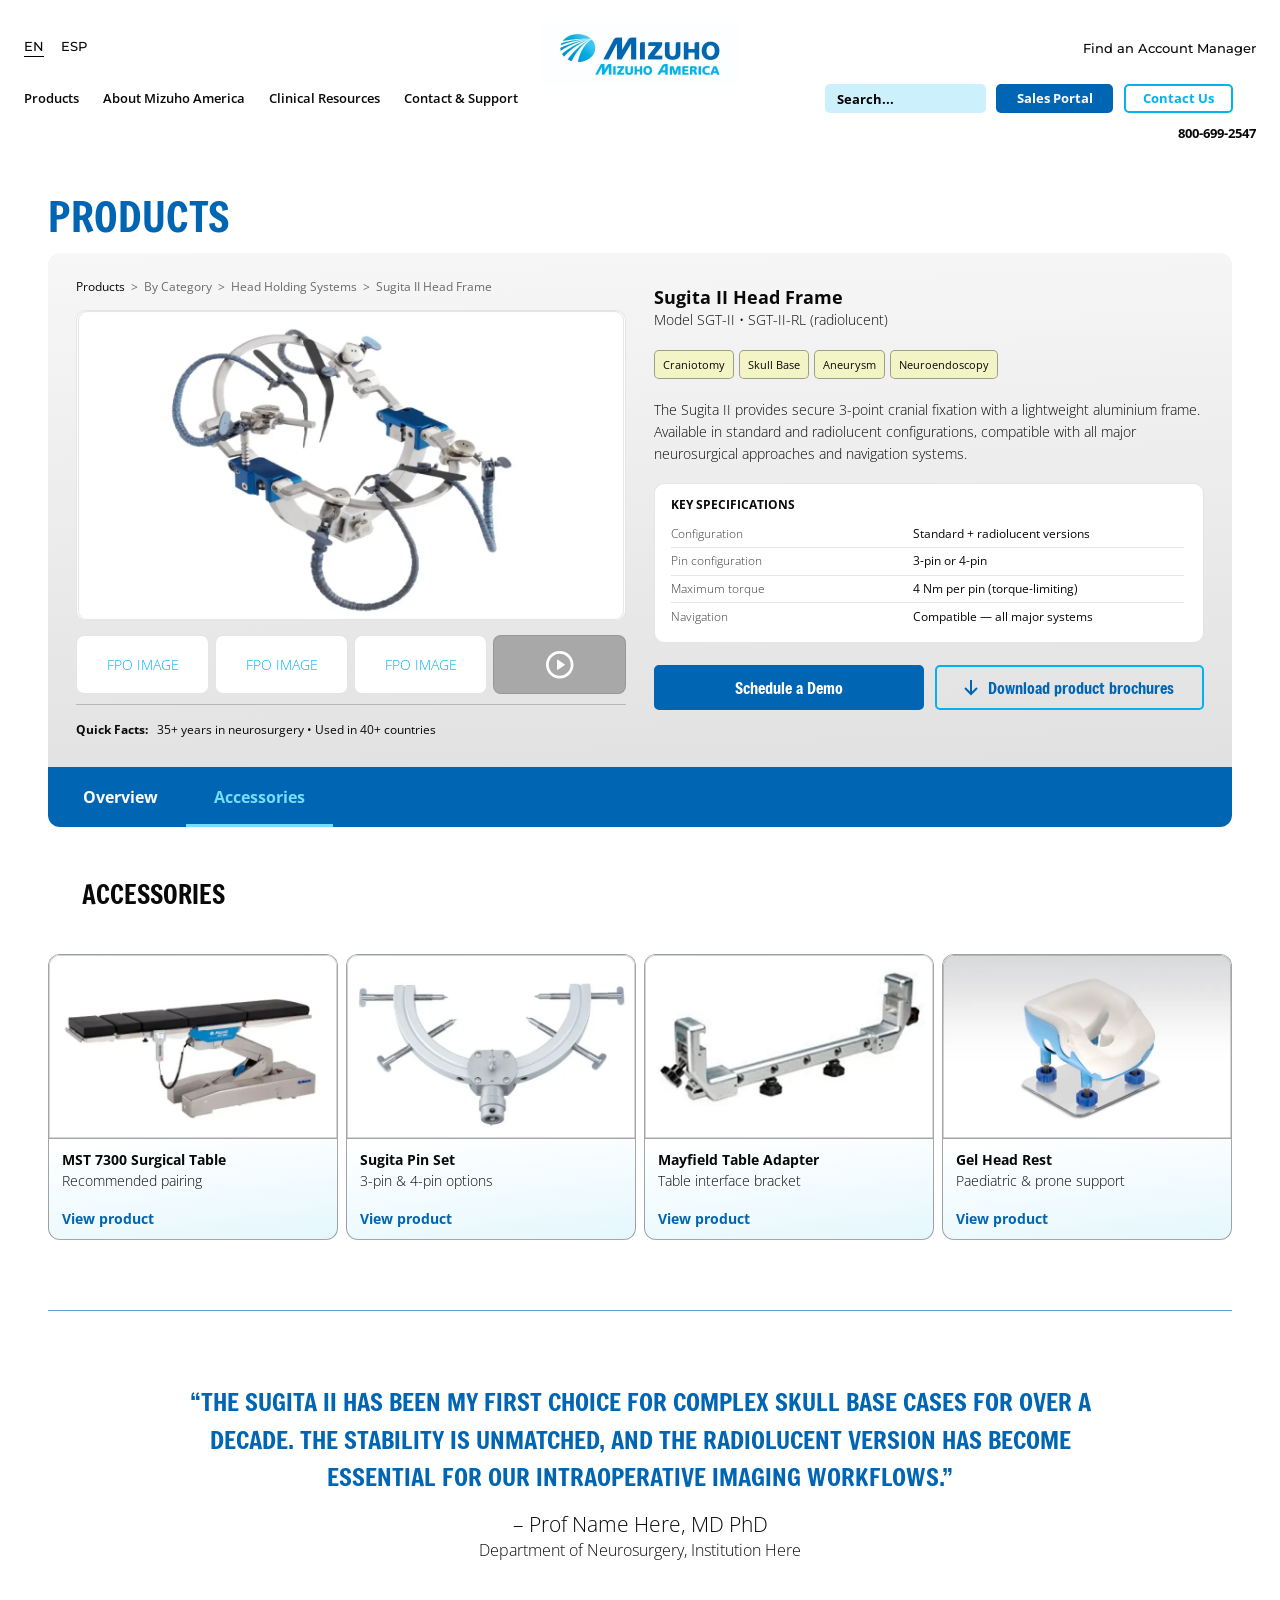
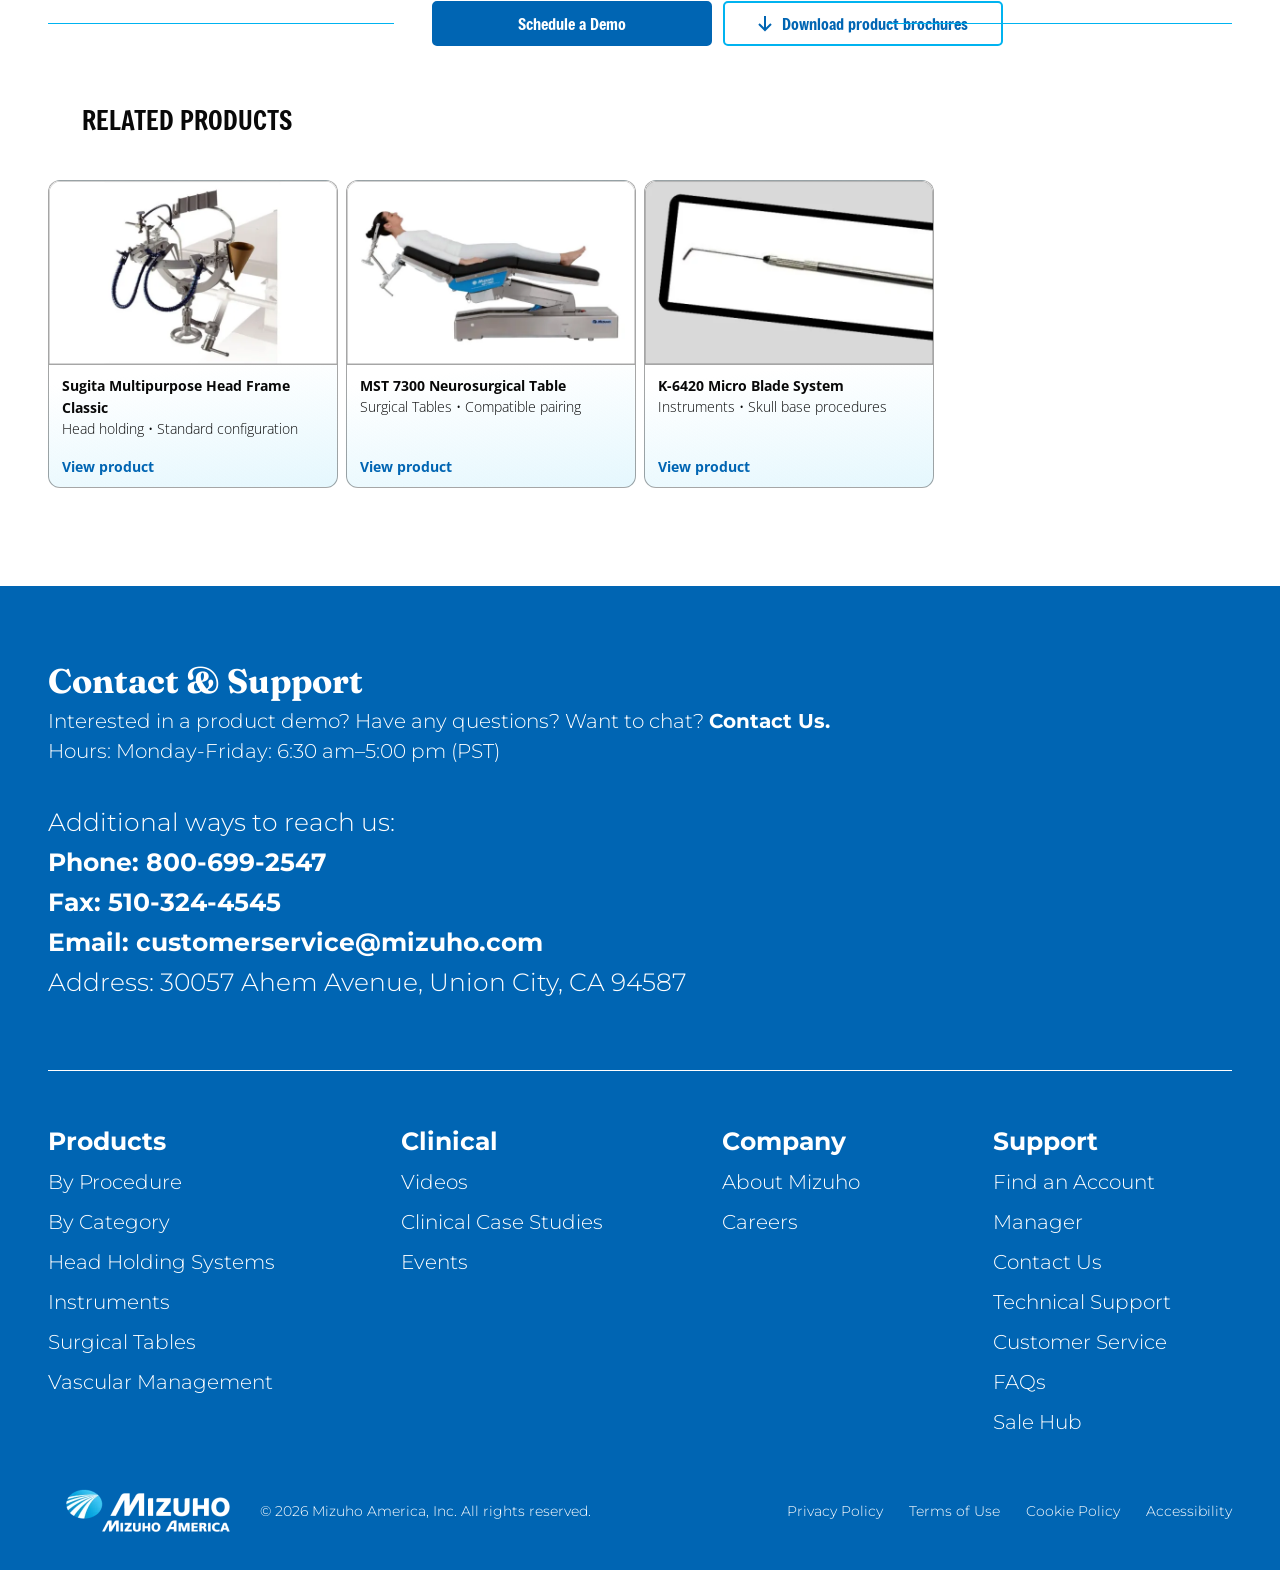
<file: product-page-main.html>
<!doctype html>
<html lang="en">
<head>
<meta charset="utf-8">
<meta name="viewport" content="width=device-width, initial-scale=1">
<title>Sugita II Head Frame — Mizuho America</title>
<meta name="description" content="Sugita II Head Frame: secure 3-point cranial fixation in standard and radiolucent configurations.">
<link rel="preconnect" href="https://fonts.googleapis.com">
<link rel="preconnect" href="https://fonts.gstatic.com" crossorigin>
<link rel="stylesheet" href="https://fonts.googleapis.com/css2?family=Fraunces:opsz,wght@9..144,700&family=Freeman&family=Montserrat:wght@300;400;500;700&family=Mukta:wght@300;400;700&family=Open+Sans:ital,wght@0,300;0,400;0,600;0,700;1,300;1,600&display=swap">
<link rel="preload" as="image" href="assets/img/pp-sugita.webp" fetchpriority="high">
<link rel="stylesheet" href="css/style.css">
<script src="js/main.js" defer></script>
</head>
<body class="page-product">
<a class="skip-link" href="#main">Skip to content</a>

<header class="site-header" data-header>
  <div class="site-header__inner container">
    <div class="site-header__lang" aria-label="Language">
      <a href="index.html" class="is-current" aria-current="true" lang="en">EN</a>
      <a href="#" lang="es">ESP</a>
    </div>
    <a class="site-header__logo" href="index.html" aria-label="Mizuho America home">
      <img src="assets/img/logo.webp" alt="Mizuho America" width="200" height="61">
    </a>
    <a class="site-header__account" href="contact-us.html">Find an Account Manager</a>
    <button class="site-header__toggle" type="button" aria-expanded="false" aria-controls="site-nav" aria-label="Open menu" data-menu-toggle>
      <span></span><span></span><span></span>
    </button>
    <div class="site-header__nav" id="site-nav" data-menu>
      <nav aria-label="Primary">
        <ul class="primary-nav">
          <li><a href="product-browse.html">Products</a></li>
          <li><a href="about-us.html">About Mizuho America</a></li>
          <li><a href="resources.html">Clinical Resources</a></li>
          <li><a href="contact-us.html">Contact &amp; Support</a></li>
        </ul>
      </nav>
      <div class="site-header__tools">
        <form class="site-search" role="search" action="#" onsubmit="return false">
          <label class="visually-hidden" for="site-search-input">Search</label>
          <input id="site-search-input" type="search" placeholder="Search...">
        </form>
        <a class="hbtn hbtn--solid" href="login-screen.html">Sales Portal</a>
        <a class="hbtn hbtn--outline" href="contact-us.html">Contact Us</a>
      </div>
      <a class="site-header__phone" href="tel:8006992547">800-699-2547</a>
    </div>
  </div>
</header>

<main id="main">

  <section class="page-intro" aria-label="Product overview">
    <div class="container">
      <p class="page-title" aria-hidden="true">Products</p>
      <div class="pp-hero" id="overview">
        <div class="pp-hero__media">
          <nav aria-label="Breadcrumb"><ol class="breadcrumb"><li><a href="product-browse.html">Products</a></li><li aria-current="page">By Category</li><li aria-current="page">Head Holding Systems</li><li aria-current="page">Sugita II Head Frame</li></ol></nav>
          <div class="gallery" data-component="gallery">
            <div class="gallery__main"><img src="assets/img/pp-sugita.webp" alt="Sugita II head frame with blue clamps and flexible arms" width="580" height="328" fetchpriority="high" data-gallery-main></div>
            <ul class="gallery__thumbs"><li><span class="gallery__fpo">FPO IMAGE</span></li><li><span class="gallery__fpo">FPO IMAGE</span></li><li><span class="gallery__fpo">FPO IMAGE</span></li><li><a class="gallery__video" href="resources.html#videos" aria-label="Watch the product video"><svg aria-hidden="true"><use href="#i-play"/></svg></a></li></ul>
          </div>
          <p class="pp-facts"><strong>Quick Facts:</strong> 35+ years in neurosurgery <span aria-hidden="true">•</span> Used in 40+ countries</p>
        </div>
        <div class="pp-hero__info">
          
          <h1 class="pp-hero__name">Sugita II Head Frame</h1>
          <p class="pp-hero__sub">Model SGT-II • SGT-II-RL (radiolucent)</p>
          <ul class="pp-tags" aria-label="Procedures"><li>Craniotomy</li><li>Skull Base</li><li>Aneurysm</li><li>Neuroendoscopy</li></ul>
          <p class="pp-hero__text">The Sugita II provides secure 3-point cranial fixation with a lightweight aluminium frame. Available in standard and radiolucent configurations, compatible with all major neurosurgical approaches and navigation systems.</p>
          <div class="spec-box"><h3 class="spec-box__title">Key specifications</h3><table class="spec-table"><tbody><tr><th scope="row">Configuration</th><td>Standard + radiolucent versions</td></tr><tr><th scope="row">Pin configuration</th><td>3-pin or 4-pin</td></tr><tr><th scope="row">Maximum torque</th><td>4 Nm per pin (torque-limiting)</td></tr><tr><th scope="row">Navigation</th><td>Compatible — all major systems</td></tr></tbody></table></div>
          <div class="pp-ctas "><a class="btn" href="contact-us.html">Schedule a Demo</a><a class="btn btn--outline-blue" href="resources.html#brochures"><svg aria-hidden="true"><use href="#i-arrow-down"/></svg>Download product brochures</a></div>
        </div>
      </div>
      <nav class="subnav" aria-label="Product sections" data-component="subnav"><ul><li><a href="#overview">Overview</a></li><li><a href="#accessories" aria-current="true">Accessories</a></li></ul></nav>
    </div>
  </section>

  <section class="pp-section" id="accessories" aria-labelledby="acc-title">
    <div class="container">
      <h2 id="acc-title" class="pp-title">Accessories</h2>
      <ul class="tiles"><li class="tile"><div class="tile__media"><img src="assets/img/acc-mst7300.webp" alt="MST 7300 surgical table" width="307" height="195" loading="lazy"></div><div class="tile__body"><h3>MST 7300 Surgical Table</h3><p>Recommended pairing</p><a class="read-more" href="product-page-main.html">View product<span class="visually-hidden">: MST 7300 Surgical Table</span></a></div></li><li class="tile"><div class="tile__media"><img src="assets/img/acc-pinset.webp" alt="Sugita pin set on a head frame arc" width="307" height="195" loading="lazy"></div><div class="tile__body"><h3>Sugita Pin Set</h3><p>3-pin &amp; 4-pin options</p><a class="read-more" href="product-page-main.html">View product<span class="visually-hidden">: Sugita Pin Set</span></a></div></li><li class="tile"><div class="tile__media"><img src="assets/img/acc-mayfield.webp" alt="Mayfield table adapter bracket" width="307" height="195" loading="lazy"></div><div class="tile__body"><h3>Mayfield Table Adapter</h3><p>Table interface bracket</p><a class="read-more" href="product-page-main.html">View product<span class="visually-hidden">: Mayfield Table Adapter</span></a></div></li><li class="tile"><div class="tile__media"><img src="assets/img/acc-gelrest.webp" alt="Gel head rest on a stand" width="307" height="195" loading="lazy"></div><div class="tile__body"><h3>Gel Head Rest</h3><p>Paediatric &amp; prone support</p><a class="read-more" href="product-page-main.html">View product<span class="visually-hidden">: Gel Head Rest</span></a></div></li></ul>
    </div>
  </section>

  <section class="pp-testimonial" aria-label="Testimonial">
    <div class="container">
      <figure class="quote">
        <blockquote>“The Sugita II has been my first choice for complex skull base cases for over a decade. The stability is unmatched, and the radiolucent version has become essential for our intraoperative imaging workflows.”</blockquote>
        <figcaption>– Prof Name Here, MD PhD<span>Department of Neurosurgery, Institution Here</span></figcaption>
      </figure>
      <div class="rule-cta"><div class="pp-ctas pp-ctas--center"><a class="btn" href="contact-us.html">Schedule a Demo</a><a class="btn btn--outline-blue" href="resources.html#brochures"><svg aria-hidden="true"><use href="#i-arrow-down"/></svg>Download product brochures</a></div></div>
    </div>
  </section>

  <section class="pp-section pp-section--related" aria-labelledby="rel-title">
    <div class="container">
      <h2 id="rel-title" class="pp-title">Related products</h2>
      <ul class="tiles"><li class="tile"><div class="tile__media"><img src="assets/img/rel-sugita-classic.webp" alt="Sugita multipurpose head frame classic" width="307" height="195" loading="lazy"></div><div class="tile__body"><h3>Sugita Multipurpose Head Frame Classic</h3><p>Head holding • Standard configuration</p><a class="read-more" href="product-page-main.html">View product<span class="visually-hidden">: Sugita Multipurpose Head Frame Classic</span></a></div></li><li class="tile"><div class="tile__media"><img src="assets/img/rel-mst7300.webp" alt="MST 7300 neurosurgical table with a patient model" width="307" height="195" loading="lazy"></div><div class="tile__body"><h3>MST 7300 Neurosurgical Table</h3><p>Surgical Tables • Compatible pairing</p><a class="read-more" href="product-page-main.html">View product<span class="visually-hidden">: MST 7300 Neurosurgical Table</span></a></div></li><li class="tile"><div class="tile__media"><img src="assets/img/rel-k6420.webp" alt="K-6420 micro blade instrument" width="307" height="195" loading="lazy"></div><div class="tile__body"><h3>K-6420 Micro Blade System</h3><p>Instruments • Skull base procedures</p><a class="read-more" href="product-page-main.html">View product<span class="visually-hidden">: K-6420 Micro Blade System</span></a></div></li></ul>
    </div>
  </section>

</main>

<footer class="site-footer">
  <div class="container">
    <div class="site-footer__contact">
      <h2>Contact &amp; Support</h2>
      <p>Interested in a product demo? Have any questions? Want to chat? <a href="contact-us.html"><strong>Contact Us.</strong></a><br>Hours: Monday-Friday: 6:30 am–5:00 pm (PST)</p>
      <p class="site-footer__ways">Additional ways to reach us:<br>
        <strong>Phone: <a href="tel:8006992547">800-699-2547</a></strong><br>
        <strong>Fax: 510-324-4545</strong><br>
        <strong>Email: <a href="mailto:customerservice@mizuho.com">customerservice@mizuho.com</a></strong><br>
        Address: 30057 Ahem Avenue, Union City, CA 94587</p>
    </div>
    <nav class="site-footer__cols" aria-label="Footer">
      <div><h3>Products</h3><ul><li><a href="product-browse.html#procedures">By Procedure</a></li><li><a href="product-browse.html#categories">By Category</a></li><li><a href="product-browse.html">Head Holding Systems</a></li><li><a href="product-browse.html">Instruments</a></li><li><a href="product-browse.html">Surgical Tables</a></li><li><a href="product-browse.html">Vascular Management</a></li></ul></div>
      <div><h3>Clinical</h3><ul><li><a href="resources.html">Videos</a></li><li><a href="resources.html">Clinical Case Studies</a></li><li><a href="resources.html">Events</a></li></ul></div>
      <div><h3>Company</h3><ul><li><a href="about-us.html">About Mizuho</a></li><li><a href="#">Careers</a></li></ul></div>
      <div><h3>Support</h3><ul><li><a href="contact-us.html">Find an Account Manager</a></li><li><a href="contact-us.html">Contact Us</a></li><li><a href="contact-us.html">Technical Support</a></li><li><a href="contact-us.html">Customer Service</a></li><li><a href="contact-us.html">FAQs</a></li><li><a href="login-screen.html">Sale Hub</a></li></ul></div>
    </nav>
    <div class="site-footer__bottom">
      <img src="assets/img/logo-rev.webp" alt="Mizuho America" width="200" height="58" loading="lazy">
      <p>© 2026 Mizuho America, Inc. All rights reserved.</p>
      <ul class="site-footer__legal"><li><a href="#">Privacy Policy</a></li><li><a href="#">Terms of Use</a></li><li><a href="#">Cookie Policy</a></li><li><a href="#">Accessibility</a></li></ul>
    </div>
  </div>
</footer>

<svg width="0" height="0" style="position:absolute" aria-hidden="true">
  <symbol id="i-arrow-circle" viewBox="0 0 55 55"><circle cx="27.5" cy="27.5" r="27.5" fill="#fff"/><path d="M27.5 24.75H16.5V30.25H27.5V38.5L38.5 27.5L27.5 16.5V24.75Z" fill="#090909"/></symbol>
  <symbol id="i-play" viewBox="0 0 45 45"><path fill="currentColor" d="M22.08 44.17C9.89 44.17 0 34.28 0 22.08S9.89 0 22.08 0s22.09 9.89 22.09 22.08-9.89 22.09-22.09 22.09Zm0-4.42c9.76 0 17.67-7.91 17.67-17.67S31.84 4.42 22.08 4.42 4.42 12.33 4.42 22.08s7.9 17.67 17.66 17.67Zm-3.04-25.58 10.77 7.18a.88.88 0 0 1 0 1.47L19.04 30a.88.88 0 0 1-1.37-.73V14.9a.88.88 0 0 1 1.37-.73Z"/></symbol>
  <symbol id="i-arrow-down" viewBox="0 0 14 16"><path d="M7 0v14M1 8l6 6 6-6" fill="none" stroke="currentColor" stroke-width="2"/></symbol>
<symbol id="i-arrow-left" viewBox="0 0 15 12"><path d="M14 6H1.5M6.5 1 1.5 6l5 5" fill="none" stroke="currentColor" stroke-width="2"/></symbol>
  <symbol id="i-arrow-right" viewBox="0 0 15 12"><path d="M1 6h12.5M8.5 1l5 5-5 5" fill="none" stroke="currentColor" stroke-width="2"/></symbol>
  <symbol id="i-arrow-circle-sky" viewBox="0 0 55 55"><path fill="#77dcff" d="M27.5 0C42.68 0 55 12.32 55 27.5S42.68 55 27.5 55 0 42.68 0 27.5 12.32 0 27.5 0Z"/><path fill="#fff" d="M27.5 24.75H16.5v5.5h11v8.25l11-11-11-11v8.25Z"/></symbol>
  <symbol id="i-search" viewBox="0 0 24 24"><circle cx="10.5" cy="10.5" r="7" fill="none" stroke="currentColor" stroke-width="2"/><path d="m16 16 6 6" stroke="currentColor" stroke-width="2"/></symbol>
  <symbol id="i-download" viewBox="0 0 24 24"><path d="M12 3v12m-5-5 5 5 5-5M4 20h16" fill="none" stroke="currentColor" stroke-width="2"/></symbol>
  <symbol id="i-chevron" viewBox="0 0 14 8"><path d="m1 1 6 6 6-6" fill="none" stroke="currentColor" stroke-width="2"/></symbol>
  <symbol id="i-download-circle" viewBox="0 0 45 45"><circle cx="22.5" cy="22.5" r="20.5" fill="#fff" stroke="#00b3f0" stroke-width="4"/><path d="M22.5 12v15m-6-6 6 6 6-6M14 31h17" fill="none" stroke="#090909" stroke-width="2"/></symbol>
  <symbol id="i-download-circle-sm" viewBox="0 0 30 30"><circle cx="15" cy="15" r="14" fill="#fff" stroke="#0065b3" stroke-width="2"/><path d="M15 7.5v10m-4-4 4 4 4-4M9.5 19v2h11v-2" fill="none" stroke="#000" stroke-width="2"/></symbol>
</svg>
</body>
</html>
</file>
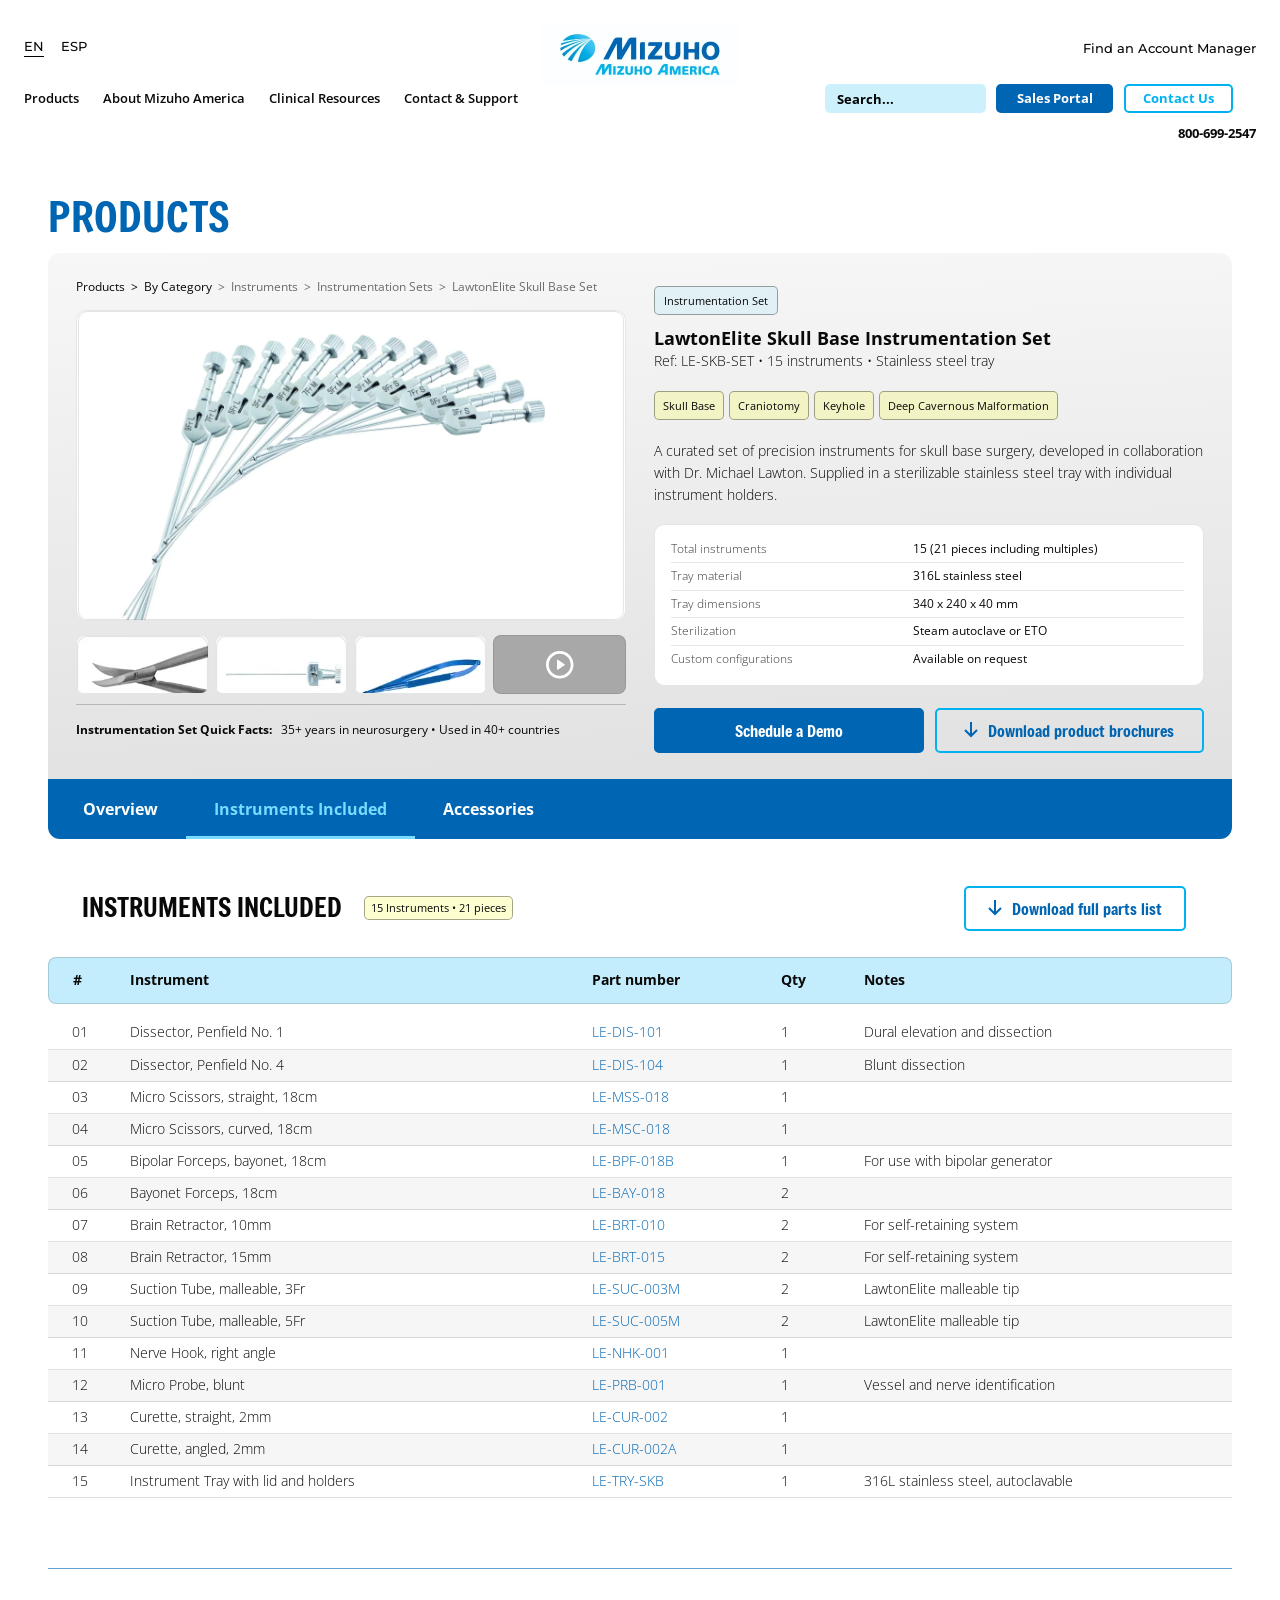
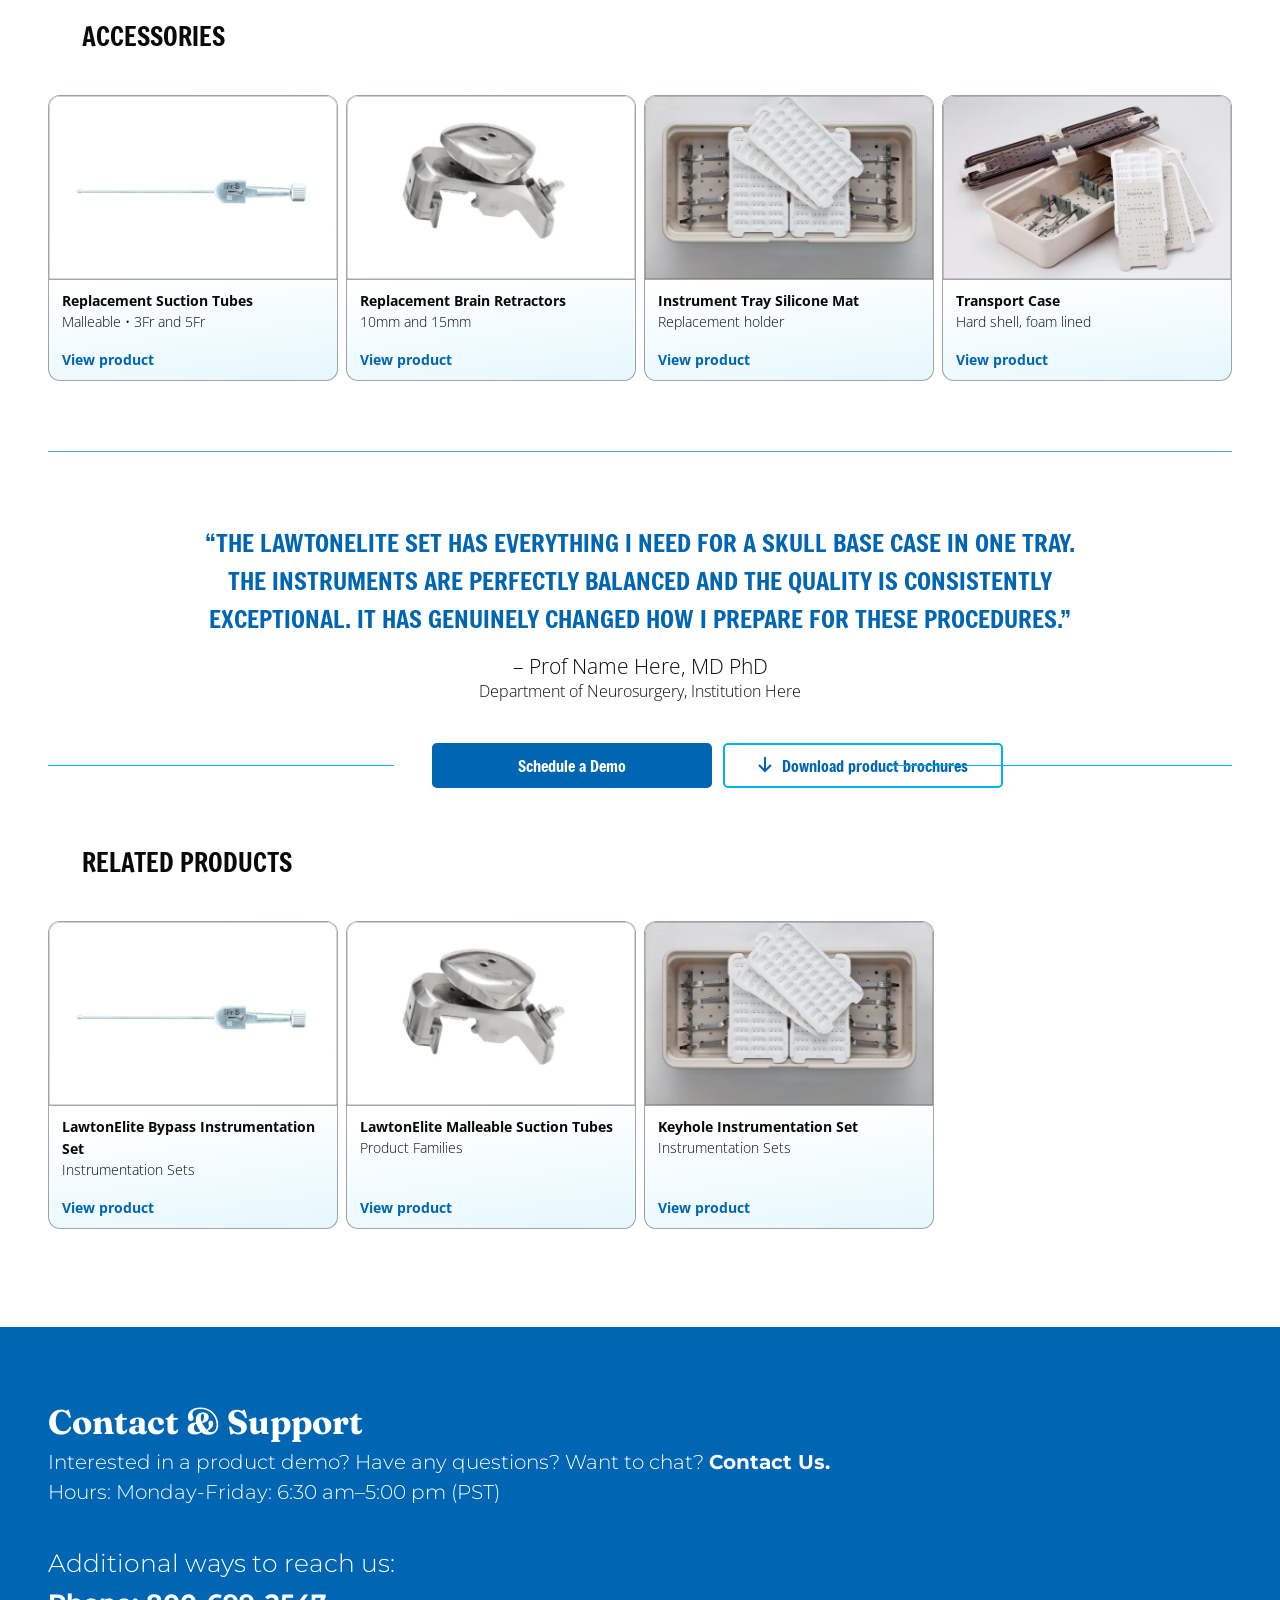
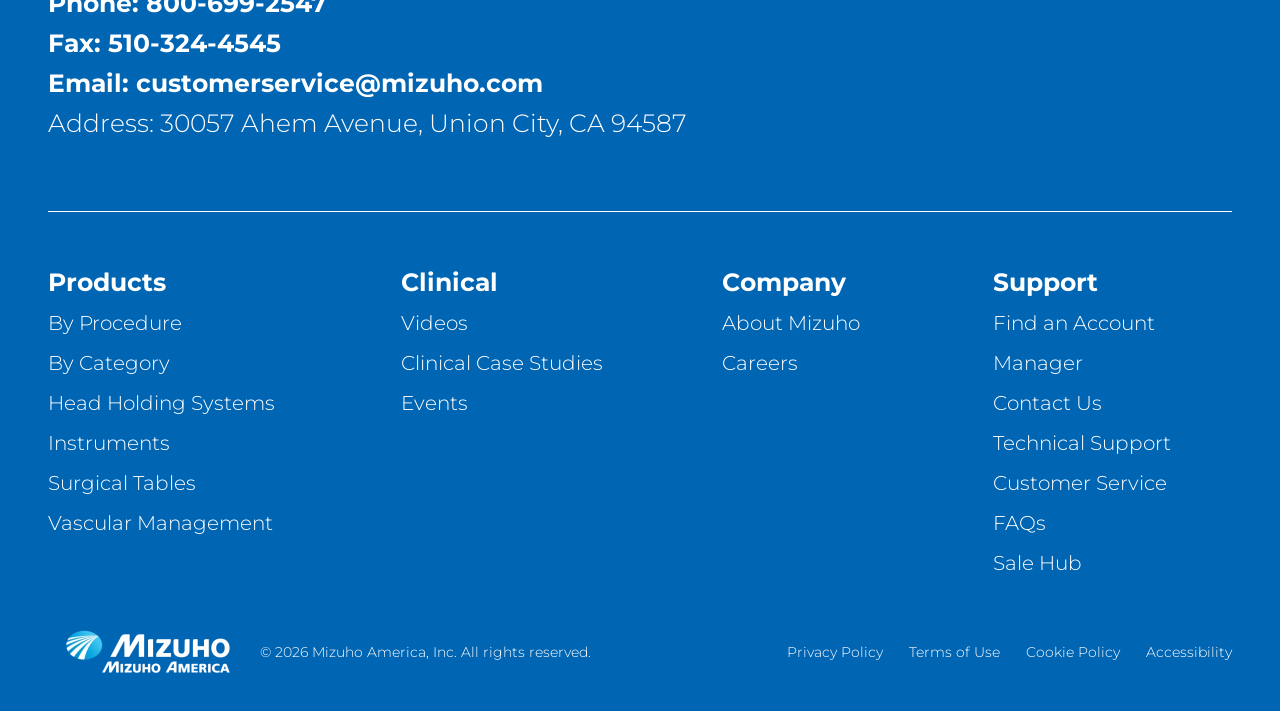
<file: product-page-variation-a.html>
<!doctype html>
<html lang="en">
<head>
<meta charset="utf-8">
<meta name="viewport" content="width=device-width, initial-scale=1">
<title>LawtonElite Skull Base Instrumentation Set — Mizuho America</title>
<meta name="description" content="LawtonElite Skull Base Instrumentation Set: 15 precision instruments in a sterilizable stainless steel tray.">
<link rel="preconnect" href="https://fonts.googleapis.com">
<link rel="preconnect" href="https://fonts.gstatic.com" crossorigin>
<link rel="stylesheet" href="https://fonts.googleapis.com/css2?family=Fraunces:opsz,wght@9..144,700&family=Freeman&family=Montserrat:wght@300;400;500;700&family=Mukta:wght@300;400;700&family=Open+Sans:ital,wght@0,300;0,400;0,600;0,700;1,300;1,600&display=swap">
<link rel="preload" as="image" href="assets/img/pp-lawton-set.webp" fetchpriority="high">
<link rel="stylesheet" href="css/style.css">
<script src="js/main.js" defer></script>
</head>
<body class="page-product">
<a class="skip-link" href="#main">Skip to content</a>

<header class="site-header" data-header>
  <div class="site-header__inner container">
    <div class="site-header__lang" aria-label="Language">
      <a href="index.html" class="is-current" aria-current="true" lang="en">EN</a>
      <a href="#" lang="es">ESP</a>
    </div>
    <a class="site-header__logo" href="index.html" aria-label="Mizuho America home">
      <img src="assets/img/logo.webp" alt="Mizuho America" width="200" height="61">
    </a>
    <a class="site-header__account" href="contact-us.html">Find an Account Manager</a>
    <button class="site-header__toggle" type="button" aria-expanded="false" aria-controls="site-nav" aria-label="Open menu" data-menu-toggle>
      <span></span><span></span><span></span>
    </button>
    <div class="site-header__nav" id="site-nav" data-menu>
      <nav aria-label="Primary">
        <ul class="primary-nav">
          <li><a href="product-browse.html">Products</a></li>
          <li><a href="about-us.html">About Mizuho America</a></li>
          <li><a href="resources.html">Clinical Resources</a></li>
          <li><a href="contact-us.html">Contact &amp; Support</a></li>
        </ul>
      </nav>
      <div class="site-header__tools">
        <form class="site-search" role="search" action="#" onsubmit="return false">
          <label class="visually-hidden" for="site-search-input">Search</label>
          <input id="site-search-input" type="search" placeholder="Search...">
        </form>
        <a class="hbtn hbtn--solid" href="login-screen.html">Sales Portal</a>
        <a class="hbtn hbtn--outline" href="contact-us.html">Contact Us</a>
      </div>
      <a class="site-header__phone" href="tel:8006992547">800-699-2547</a>
    </div>
  </div>
</header>

<main id="main">

  <section class="page-intro" aria-label="Product overview">
    <div class="container">
      <p class="page-title" aria-hidden="true">Products</p>
      <div class="pp-hero" id="overview">
        <div class="pp-hero__media">
          <nav aria-label="Breadcrumb"><ol class="breadcrumb"><li><a href="product-browse.html">Products</a></li><li><a href="product-browse.html#categories">By Category</a></li><li aria-current="page">Instruments</li><li aria-current="page">Instrumentation Sets</li><li aria-current="page">LawtonElite Skull Base Set</li></ol></nav>
          <div class="gallery" data-component="gallery">
            <div class="gallery__main"><img src="assets/img/pp-lawton-set.webp" alt="Fan of LawtonElite skull base instruments" width="580" height="328" fetchpriority="high" data-gallery-main></div>
            <ul class="gallery__thumbs"><li><button type="button" class="gallery__thumb" aria-pressed="false" data-src="assets/img/pp-thumb-a1.webp" data-alt="micro scissors"><img src="assets/img/pp-thumb-a1.webp" alt="" width="106" height="59"><span class="visually-hidden">Show micro scissors</span></button></li><li><button type="button" class="gallery__thumb" aria-pressed="false" data-src="assets/img/pp-thumb-a2.webp" data-alt="suction tube"><img src="assets/img/pp-thumb-a2.webp" alt="" width="106" height="59"><span class="visually-hidden">Show suction tube</span></button></li><li><button type="button" class="gallery__thumb" aria-pressed="false" data-src="assets/img/pp-thumb-a3.webp" data-alt="bipolar forceps"><img src="assets/img/pp-thumb-a3.webp" alt="" width="106" height="59"><span class="visually-hidden">Show bipolar forceps</span></button></li><li><a class="gallery__video" href="resources.html#videos" aria-label="Watch the product video"><svg aria-hidden="true"><use href="#i-play"/></svg></a></li></ul>
          </div>
          <p class="pp-facts"><strong>Instrumentation Set Quick Facts:</strong> 35+ years in neurosurgery <span aria-hidden="true">•</span> Used in 40+ countries</p>
        </div>
        <div class="pp-hero__info">
          <p class="pp-badge">Instrumentation Set</p>
          <h1 class="pp-hero__name">LawtonElite Skull Base Instrumentation Set</h1>
          <p class="pp-hero__sub">Ref: LE-SKB-SET • 15 instruments • Stainless steel tray</p>
          <ul class="pp-tags" aria-label="Procedures"><li>Skull Base</li><li>Craniotomy</li><li>Keyhole</li><li>Deep Cavernous Malformation</li></ul>
          <p class="pp-hero__text">A curated set of precision instruments for skull base surgery, developed in collaboration with Dr. Michael Lawton. Supplied in a sterilizable stainless steel tray with individual instrument holders.</p>
          <div class="spec-box"><table class="spec-table"><tbody><tr><th scope="row">Total instruments</th><td>15 (21 pieces including multiples)</td></tr><tr><th scope="row">Tray material</th><td>316L stainless steel</td></tr><tr><th scope="row">Tray dimensions</th><td>340 x 240 x 40 mm</td></tr><tr><th scope="row">Sterilization</th><td>Steam autoclave or ETO</td></tr><tr><th scope="row">Custom configurations</th><td>Available on request</td></tr></tbody></table></div>
          <div class="pp-ctas "><a class="btn" href="contact-us.html">Schedule a Demo</a><a class="btn btn--outline-blue" href="resources.html#brochures"><svg aria-hidden="true"><use href="#i-arrow-down"/></svg>Download product brochures</a></div>
        </div>
      </div>
      <nav class="subnav" aria-label="Product sections" data-component="subnav"><ul><li><a href="#overview">Overview</a></li><li><a href="#included" aria-current="true">Instruments Included</a></li><li><a href="#accessories">Accessories</a></li></ul></nav>
    </div>
  </section>

  <section class="pp-section" id="included" aria-labelledby="included-title">
    <div class="container">
      <div class="pp-section__head"><h2 id="included-title" class="pp-title">Instruments included</h2><span class="pp-pill">15 Instruments • 21 pieces</span><a class="btn btn--outline-blue pp-section__action" href="#"><svg aria-hidden="true"><use href="#i-arrow-down"/></svg>Download full parts list</a></div>
      <div class="data-table-wrap"><table class="data-table data-table--instruments"><thead><tr><th scope="col">#</th><th scope="col">Instrument</th><th scope="col">Part number</th><th scope="col">Qty</th><th scope="col">Notes</th></tr></thead><tbody><tr><td>01</td><td>Dissector, Penfield No. 1</td><td><a href="#">LE-DIS-101</a></td><td>1</td><td>Dural elevation and dissection</td></tr><tr><td>02</td><td>Dissector, Penfield No. 4</td><td><a href="#">LE-DIS-104</a></td><td>1</td><td>Blunt dissection</td></tr><tr><td>03</td><td>Micro Scissors, straight, 18cm</td><td><a href="#">LE-MSS-018</a></td><td>1</td><td></td></tr><tr><td>04</td><td>Micro Scissors, curved, 18cm</td><td><a href="#">LE-MSC-018</a></td><td>1</td><td></td></tr><tr><td>05</td><td>Bipolar Forceps, bayonet, 18cm</td><td><a href="#">LE-BPF-018B</a></td><td>1</td><td>For use with bipolar generator</td></tr><tr><td>06</td><td>Bayonet Forceps, 18cm</td><td><a href="#">LE-BAY-018</a></td><td>2</td><td></td></tr><tr><td>07</td><td>Brain Retractor, 10mm</td><td><a href="#">LE-BRT-010</a></td><td>2</td><td>For self-retaining system</td></tr><tr><td>08</td><td>Brain Retractor, 15mm</td><td><a href="#">LE-BRT-015</a></td><td>2</td><td>For self-retaining system</td></tr><tr><td>09</td><td>Suction Tube, malleable, 3Fr</td><td><a href="#">LE-SUC-003M</a></td><td>2</td><td>LawtonElite malleable tip</td></tr><tr><td>10</td><td>Suction Tube, malleable, 5Fr</td><td><a href="#">LE-SUC-005M</a></td><td>2</td><td>LawtonElite malleable tip</td></tr><tr><td>11</td><td>Nerve Hook, right angle</td><td><a href="#">LE-NHK-001</a></td><td>1</td><td></td></tr><tr><td>12</td><td>Micro Probe, blunt</td><td><a href="#">LE-PRB-001</a></td><td>1</td><td>Vessel and nerve identification</td></tr><tr><td>13</td><td>Curette, straight, 2mm</td><td><a href="#">LE-CUR-002</a></td><td>1</td><td></td></tr><tr><td>14</td><td>Curette, angled, 2mm</td><td><a href="#">LE-CUR-002A</a></td><td>1</td><td></td></tr><tr><td>15</td><td>Instrument Tray with lid and holders</td><td><a href="#">LE-TRY-SKB</a></td><td>1</td><td>316L stainless steel, autoclavable</td></tr></tbody></table></div>
    </div>
  </section>
  <section class="pp-section" id="accessories" aria-labelledby="acc-title">
    <div class="container">
      <h2 id="acc-title" class="pp-title">Accessories</h2>
      <ul class="tiles"><li class="tile"><div class="tile__media"><img src="assets/img/acc-suction.webp" alt="Malleable suction tube" width="307" height="195" loading="lazy"></div><div class="tile__body"><h3>Replacement Suction Tubes</h3><p>Malleable • 3Fr and 5Fr</p><a class="read-more" href="product-page-main.html">View product<span class="visually-hidden">: Replacement Suction Tubes</span></a></div></li><li class="tile"><div class="tile__media"><img src="assets/img/acc-retractors.webp" alt="Brain retractor clamp" width="307" height="195" loading="lazy"></div><div class="tile__body"><h3>Replacement Brain Retractors</h3><p>10mm and 15mm</p><a class="read-more" href="product-page-main.html">View product<span class="visually-hidden">: Replacement Brain Retractors</span></a></div></li><li class="tile"><div class="tile__media"><img src="assets/img/acc-siliconemat.webp" alt="Instrument tray with silicone mats" width="307" height="195" loading="lazy"></div><div class="tile__body"><h3>Instrument Tray Silicone Mat</h3><p>Replacement holder</p><a class="read-more" href="product-page-main.html">View product<span class="visually-hidden">: Instrument Tray Silicone Mat</span></a></div></li><li class="tile"><div class="tile__media"><img src="assets/img/acc-transport.webp" alt="Open transport case with instrument trays" width="307" height="195" loading="lazy"></div><div class="tile__body"><h3>Transport Case</h3><p>Hard shell, foam lined</p><a class="read-more" href="product-page-main.html">View product<span class="visually-hidden">: Transport Case</span></a></div></li></ul>
    </div>
  </section>

  <section class="pp-testimonial" aria-label="Testimonial">
    <div class="container">
      <figure class="quote">
        <blockquote>“The LawtonElite set has everything I need for a skull base case in one tray. The instruments are perfectly balanced and the quality is consistently exceptional. It has genuinely changed how I prepare for these procedures.”</blockquote>
        <figcaption>– Prof Name Here, MD PhD<span>Department of Neurosurgery, Institution Here</span></figcaption>
      </figure>
      <div class="rule-cta"><div class="pp-ctas pp-ctas--center"><a class="btn" href="contact-us.html">Schedule a Demo</a><a class="btn btn--outline-blue" href="resources.html#brochures"><svg aria-hidden="true"><use href="#i-arrow-down"/></svg>Download product brochures</a></div></div>
    </div>
  </section>

  <section class="pp-section pp-section--related" aria-labelledby="rel-title">
    <div class="container">
      <h2 id="rel-title" class="pp-title">Related products</h2>
      <ul class="tiles"><li class="tile"><div class="tile__media"><img src="assets/img/acc-suction.webp" alt="LawtonElite bypass instrument" width="307" height="195" loading="lazy"></div><div class="tile__body"><h3>LawtonElite Bypass Instrumentation Set</h3><p>Instrumentation Sets</p><a class="read-more" href="product-page-main.html">View product<span class="visually-hidden">: LawtonElite Bypass Instrumentation Set</span></a></div></li><li class="tile"><div class="tile__media"><img src="assets/img/acc-retractors.webp" alt="LawtonElite instrument clamp" width="307" height="195" loading="lazy"></div><div class="tile__body"><h3>LawtonElite Malleable Suction Tubes</h3><p>Product Families</p><a class="read-more" href="product-page-main.html">View product<span class="visually-hidden">: LawtonElite Malleable Suction Tubes</span></a></div></li><li class="tile"><div class="tile__media"><img src="assets/img/acc-siliconemat.webp" alt="Keyhole instrumentation tray" width="307" height="195" loading="lazy"></div><div class="tile__body"><h3>Keyhole Instrumentation Set</h3><p>Instrumentation Sets</p><a class="read-more" href="product-page-main.html">View product<span class="visually-hidden">: Keyhole Instrumentation Set</span></a></div></li></ul>
    </div>
  </section>

</main>

<footer class="site-footer">
  <div class="container">
    <div class="site-footer__contact">
      <h2>Contact &amp; Support</h2>
      <p>Interested in a product demo? Have any questions? Want to chat? <a href="contact-us.html"><strong>Contact Us.</strong></a><br>Hours: Monday-Friday: 6:30 am–5:00 pm (PST)</p>
      <p class="site-footer__ways">Additional ways to reach us:<br>
        <strong>Phone: <a href="tel:8006992547">800-699-2547</a></strong><br>
        <strong>Fax: 510-324-4545</strong><br>
        <strong>Email: <a href="mailto:customerservice@mizuho.com">customerservice@mizuho.com</a></strong><br>
        Address: 30057 Ahem Avenue, Union City, CA 94587</p>
    </div>
    <nav class="site-footer__cols" aria-label="Footer">
      <div><h3>Products</h3><ul><li><a href="product-browse.html#procedures">By Procedure</a></li><li><a href="product-browse.html#categories">By Category</a></li><li><a href="product-browse.html">Head Holding Systems</a></li><li><a href="product-browse.html">Instruments</a></li><li><a href="product-browse.html">Surgical Tables</a></li><li><a href="product-browse.html">Vascular Management</a></li></ul></div>
      <div><h3>Clinical</h3><ul><li><a href="resources.html">Videos</a></li><li><a href="resources.html">Clinical Case Studies</a></li><li><a href="resources.html">Events</a></li></ul></div>
      <div><h3>Company</h3><ul><li><a href="about-us.html">About Mizuho</a></li><li><a href="#">Careers</a></li></ul></div>
      <div><h3>Support</h3><ul><li><a href="contact-us.html">Find an Account Manager</a></li><li><a href="contact-us.html">Contact Us</a></li><li><a href="contact-us.html">Technical Support</a></li><li><a href="contact-us.html">Customer Service</a></li><li><a href="contact-us.html">FAQs</a></li><li><a href="login-screen.html">Sale Hub</a></li></ul></div>
    </nav>
    <div class="site-footer__bottom">
      <img src="assets/img/logo-rev.webp" alt="Mizuho America" width="200" height="58" loading="lazy">
      <p>© 2026 Mizuho America, Inc. All rights reserved.</p>
      <ul class="site-footer__legal"><li><a href="#">Privacy Policy</a></li><li><a href="#">Terms of Use</a></li><li><a href="#">Cookie Policy</a></li><li><a href="#">Accessibility</a></li></ul>
    </div>
  </div>
</footer>

<svg width="0" height="0" style="position:absolute" aria-hidden="true">
  <symbol id="i-arrow-circle" viewBox="0 0 55 55"><circle cx="27.5" cy="27.5" r="27.5" fill="#fff"/><path d="M27.5 24.75H16.5V30.25H27.5V38.5L38.5 27.5L27.5 16.5V24.75Z" fill="#090909"/></symbol>
  <symbol id="i-play" viewBox="0 0 45 45"><path fill="currentColor" d="M22.08 44.17C9.89 44.17 0 34.28 0 22.08S9.89 0 22.08 0s22.09 9.89 22.09 22.08-9.89 22.09-22.09 22.09Zm0-4.42c9.76 0 17.67-7.91 17.67-17.67S31.84 4.42 22.08 4.42 4.42 12.33 4.42 22.08s7.9 17.67 17.66 17.67Zm-3.04-25.58 10.77 7.18a.88.88 0 0 1 0 1.47L19.04 30a.88.88 0 0 1-1.37-.73V14.9a.88.88 0 0 1 1.37-.73Z"/></symbol>
  <symbol id="i-arrow-down" viewBox="0 0 14 16"><path d="M7 0v14M1 8l6 6 6-6" fill="none" stroke="currentColor" stroke-width="2"/></symbol>
<symbol id="i-arrow-left" viewBox="0 0 15 12"><path d="M14 6H1.5M6.5 1 1.5 6l5 5" fill="none" stroke="currentColor" stroke-width="2"/></symbol>
  <symbol id="i-arrow-right" viewBox="0 0 15 12"><path d="M1 6h12.5M8.5 1l5 5-5 5" fill="none" stroke="currentColor" stroke-width="2"/></symbol>
  <symbol id="i-arrow-circle-sky" viewBox="0 0 55 55"><path fill="#77dcff" d="M27.5 0C42.68 0 55 12.32 55 27.5S42.68 55 27.5 55 0 42.68 0 27.5 12.32 0 27.5 0Z"/><path fill="#fff" d="M27.5 24.75H16.5v5.5h11v8.25l11-11-11-11v8.25Z"/></symbol>
  <symbol id="i-search" viewBox="0 0 24 24"><circle cx="10.5" cy="10.5" r="7" fill="none" stroke="currentColor" stroke-width="2"/><path d="m16 16 6 6" stroke="currentColor" stroke-width="2"/></symbol>
  <symbol id="i-download" viewBox="0 0 24 24"><path d="M12 3v12m-5-5 5 5 5-5M4 20h16" fill="none" stroke="currentColor" stroke-width="2"/></symbol>
  <symbol id="i-chevron" viewBox="0 0 14 8"><path d="m1 1 6 6 6-6" fill="none" stroke="currentColor" stroke-width="2"/></symbol>
  <symbol id="i-download-circle" viewBox="0 0 45 45"><circle cx="22.5" cy="22.5" r="20.5" fill="#fff" stroke="#00b3f0" stroke-width="4"/><path d="M22.5 12v15m-6-6 6 6 6-6M14 31h17" fill="none" stroke="#090909" stroke-width="2"/></symbol>
  <symbol id="i-download-circle-sm" viewBox="0 0 30 30"><circle cx="15" cy="15" r="14" fill="#fff" stroke="#0065b3" stroke-width="2"/><path d="M15 7.5v10m-4-4 4 4 4-4M9.5 19v2h11v-2" fill="none" stroke="#000" stroke-width="2"/></symbol>
</svg>
</body>
</html>
</file>
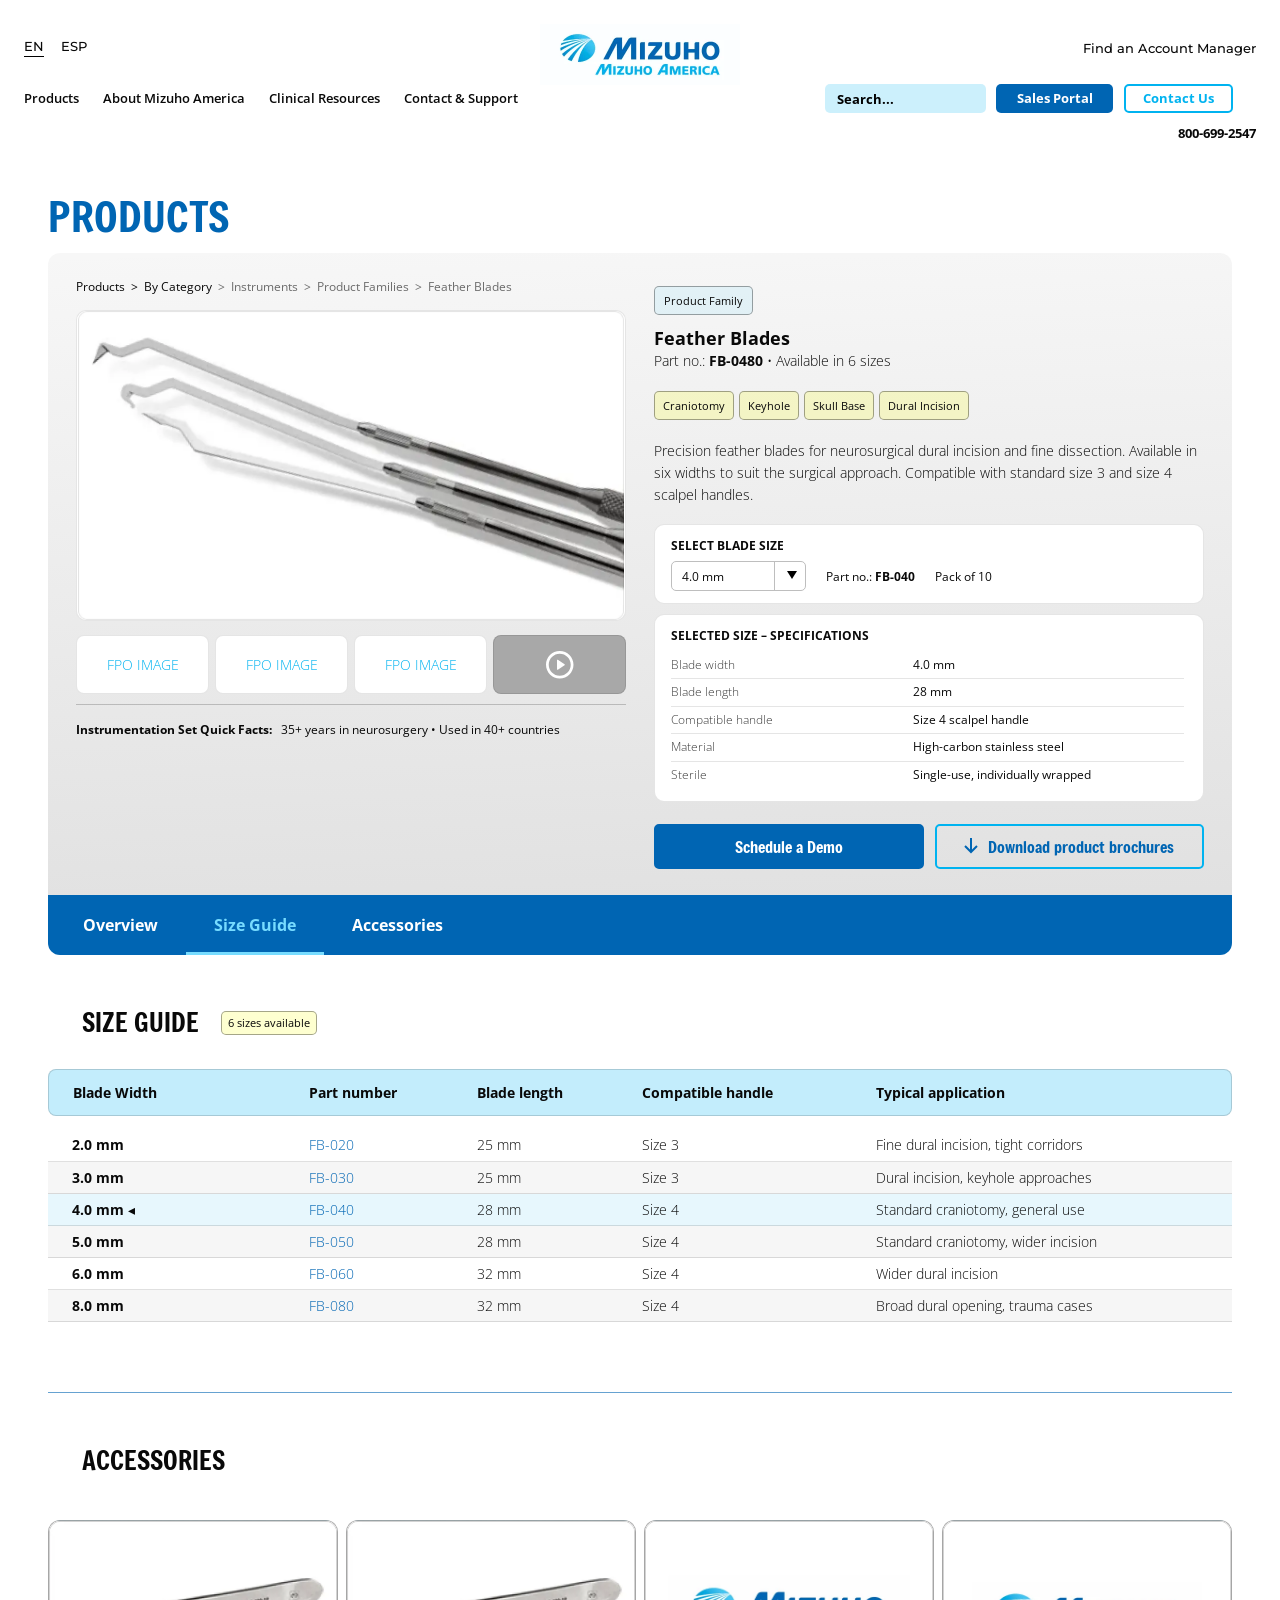
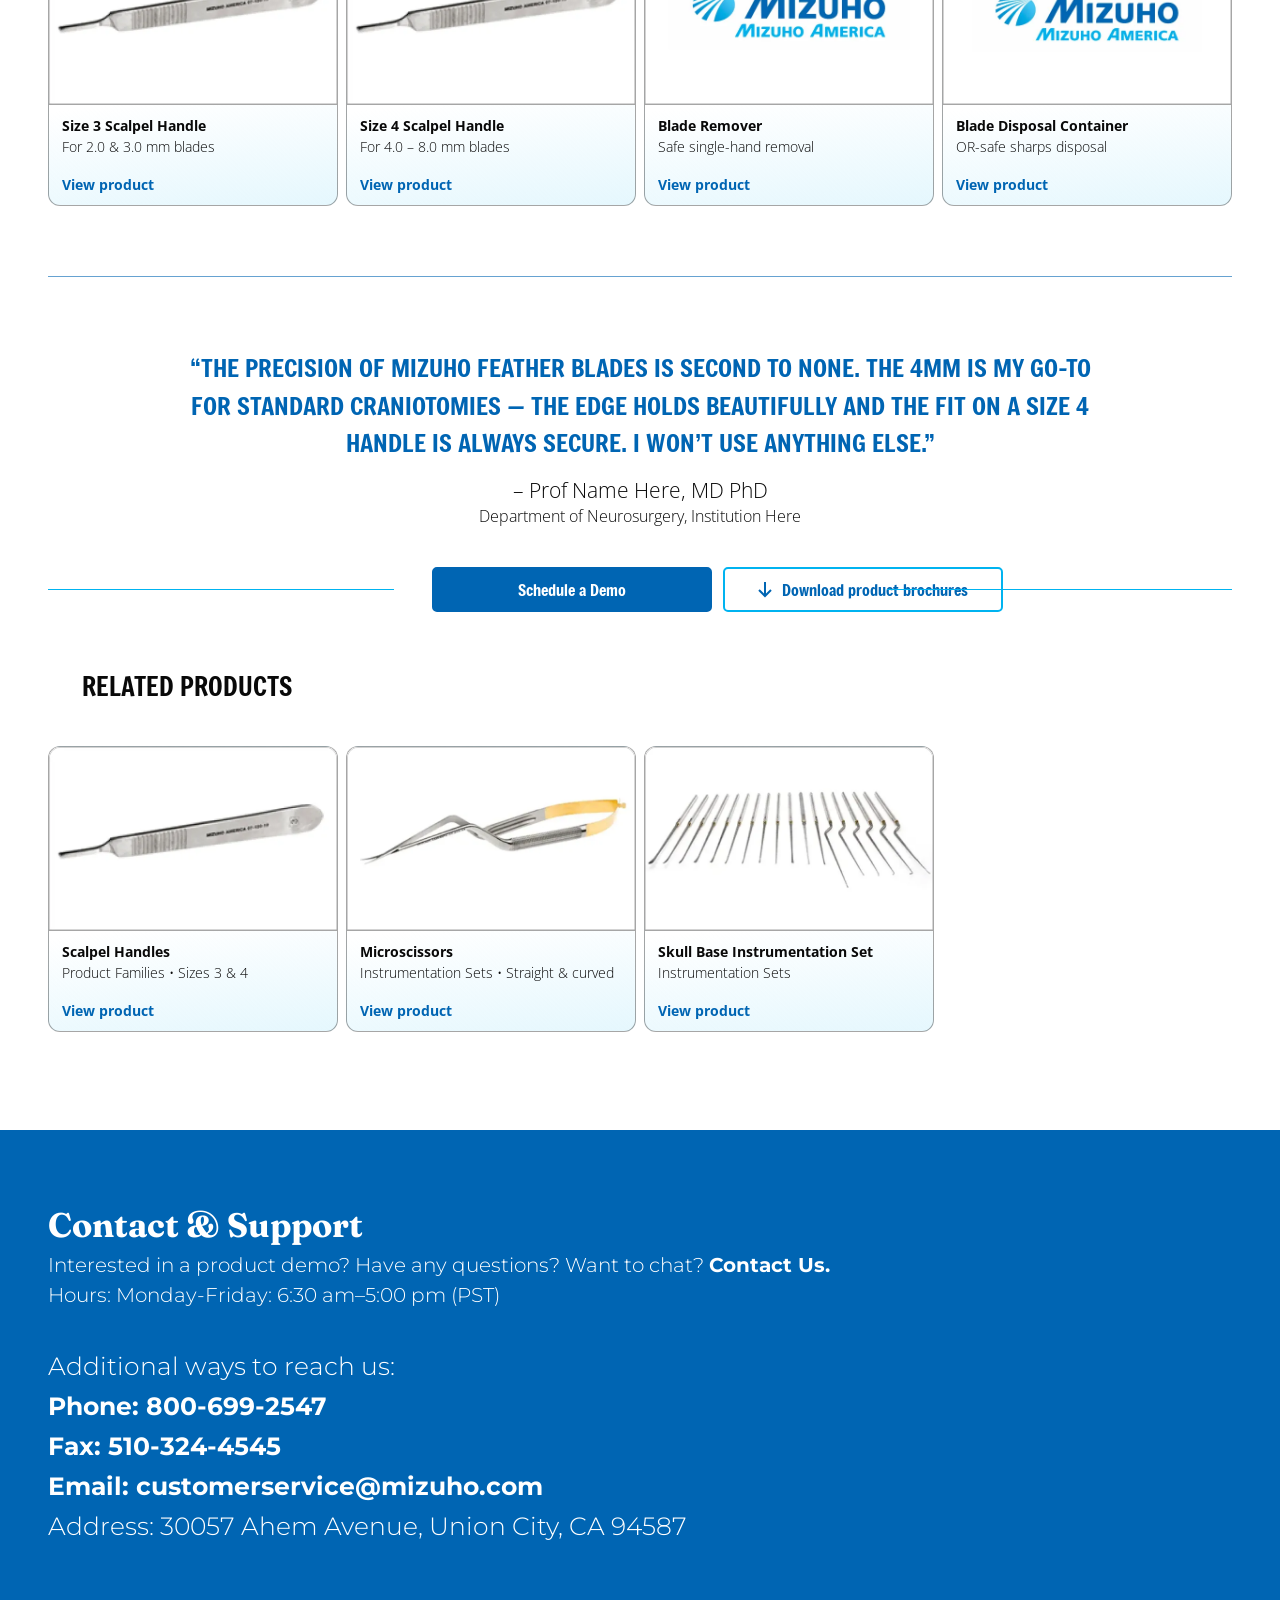
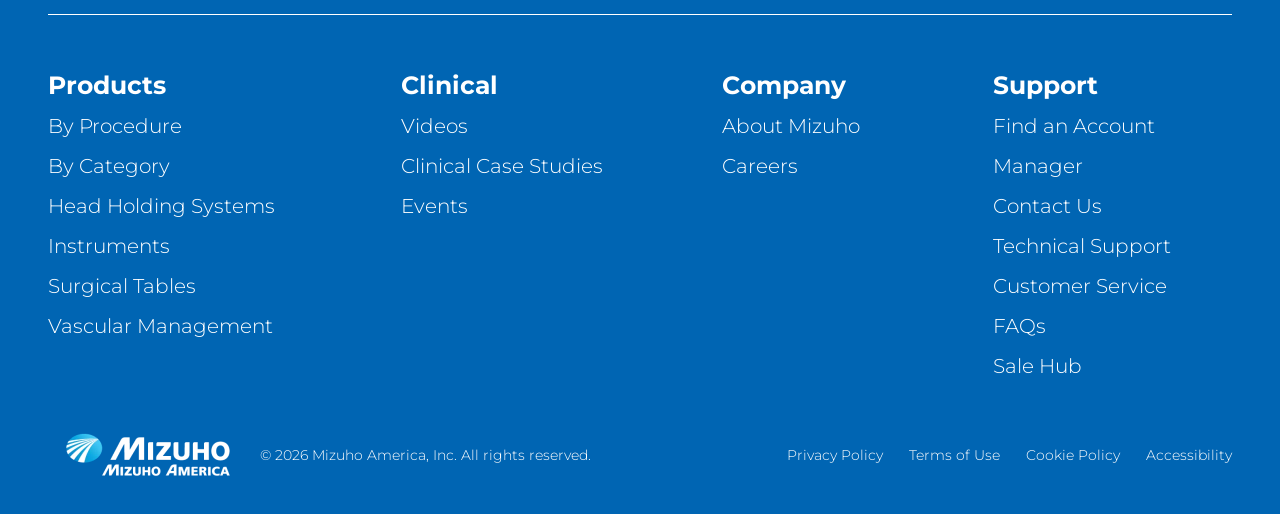
<file: product-page-variation-b.html>
<!doctype html>
<html lang="en">
<head>
<meta charset="utf-8">
<meta name="viewport" content="width=device-width, initial-scale=1">
<title>Feather Blades — Mizuho America</title>
<meta name="description" content="Feather Blades: precision blades for neurosurgical dural incision and fine dissection, available in six widths.">
<link rel="preconnect" href="https://fonts.googleapis.com">
<link rel="preconnect" href="https://fonts.gstatic.com" crossorigin>
<link rel="stylesheet" href="https://fonts.googleapis.com/css2?family=Fraunces:opsz,wght@9..144,700&family=Freeman&family=Montserrat:wght@300;400;500;700&family=Mukta:wght@300;400;700&family=Open+Sans:ital,wght@0,300;0,400;0,600;0,700;1,300;1,600&display=swap">
<link rel="preload" as="image" href="assets/img/pp-feather.webp" fetchpriority="high">
<link rel="stylesheet" href="css/style.css">
<script src="js/main.js" defer></script>
</head>
<body class="page-product page-product--sizes">
<a class="skip-link" href="#main">Skip to content</a>

<header class="site-header" data-header>
  <div class="site-header__inner container">
    <div class="site-header__lang" aria-label="Language">
      <a href="index.html" class="is-current" aria-current="true" lang="en">EN</a>
      <a href="#" lang="es">ESP</a>
    </div>
    <a class="site-header__logo" href="index.html" aria-label="Mizuho America home">
      <img src="assets/img/logo.webp" alt="Mizuho America" width="200" height="61">
    </a>
    <a class="site-header__account" href="contact-us.html">Find an Account Manager</a>
    <button class="site-header__toggle" type="button" aria-expanded="false" aria-controls="site-nav" aria-label="Open menu" data-menu-toggle>
      <span></span><span></span><span></span>
    </button>
    <div class="site-header__nav" id="site-nav" data-menu>
      <nav aria-label="Primary">
        <ul class="primary-nav">
          <li><a href="product-browse.html">Products</a></li>
          <li><a href="about-us.html">About Mizuho America</a></li>
          <li><a href="resources.html">Clinical Resources</a></li>
          <li><a href="contact-us.html">Contact &amp; Support</a></li>
        </ul>
      </nav>
      <div class="site-header__tools">
        <form class="site-search" role="search" action="#" onsubmit="return false">
          <label class="visually-hidden" for="site-search-input">Search</label>
          <input id="site-search-input" type="search" placeholder="Search...">
        </form>
        <a class="hbtn hbtn--solid" href="login-screen.html">Sales Portal</a>
        <a class="hbtn hbtn--outline" href="contact-us.html">Contact Us</a>
      </div>
      <a class="site-header__phone" href="tel:8006992547">800-699-2547</a>
    </div>
  </div>
</header>

<main id="main">

  <section class="page-intro" aria-label="Product overview">
    <div class="container">
      <p class="page-title" aria-hidden="true">Products</p>
      <div class="pp-hero" id="overview">
        <div class="pp-hero__media">
          <nav aria-label="Breadcrumb"><ol class="breadcrumb"><li><a href="product-browse.html">Products</a></li><li><a href="product-browse.html#categories">By Category</a></li><li aria-current="page">Instruments</li><li aria-current="page">Product Families</li><li aria-current="page">Feather Blades</li></ol></nav>
          <div class="gallery" data-component="gallery">
            <div class="gallery__main"><img src="assets/img/pp-feather.webp" alt="Three Feather blades on knurled handles" width="580" height="328" fetchpriority="high" data-gallery-main></div>
            <ul class="gallery__thumbs"><li><span class="gallery__fpo">FPO IMAGE</span></li><li><span class="gallery__fpo">FPO IMAGE</span></li><li><span class="gallery__fpo">FPO IMAGE</span></li><li><a class="gallery__video" href="resources.html#videos" aria-label="Watch the product video"><svg aria-hidden="true"><use href="#i-play"/></svg></a></li></ul>
          </div>
          <p class="pp-facts"><strong>Instrumentation Set Quick Facts:</strong> 35+ years in neurosurgery <span aria-hidden="true">•</span> Used in 40+ countries</p>
        </div>
        <div class="pp-hero__info">
          <p class="pp-badge">Product Family</p>
          <h1 class="pp-hero__name">Feather Blades</h1>
          <p class="pp-hero__sub">Part no.: <strong>FB-0480</strong> • Available in 6 sizes</p>
          <ul class="pp-tags" aria-label="Procedures"><li>Craniotomy</li><li>Keyhole</li><li>Skull Base</li><li>Dural Incision</li></ul>
          <p class="pp-hero__text">Precision feather blades for neurosurgical dural incision and fine dissection. Available in six widths to suit the surgical approach. Compatible with standard size 3 and size 4 scalpel handles.</p>
          <div class="spec-box size-select"><h3 class="spec-box__title"><label for="blade-size">Select blade size</label></h3><div class="size-select__row"><div class="field--select size-select__field"><select id="blade-size" data-size-select><option value="2.0">2.0 mm</option><option value="3.0">3.0 mm</option><option value="4.0" selected>4.0 mm</option><option value="5.0">5.0 mm</option><option value="6.0">6.0 mm</option><option value="8.0">8.0 mm</option></select></div><p>Part no.: <strong data-spec="part">FB-040</strong></p><p>Pack of 10</p></div></div><div class="spec-box"><h3 class="spec-box__title">Selected size – specifications</h3><table class="spec-table"><tbody><tr><th scope="row">Blade width</th><td data-spec="width">4.0 mm</td></tr><tr><th scope="row">Blade length</th><td data-spec="length">28 mm</td></tr><tr><th scope="row">Compatible handle</th><td data-spec="handle">Size 4 scalpel handle</td></tr><tr><th scope="row">Material</th><td>High-carbon stainless steel</td></tr><tr><th scope="row">Sterile</th><td>Single-use, individually wrapped</td></tr></tbody></table></div>
          <div class="pp-ctas "><a class="btn" href="contact-us.html">Schedule a Demo</a><a class="btn btn--outline-blue" href="resources.html#brochures"><svg aria-hidden="true"><use href="#i-arrow-down"/></svg>Download product brochures</a></div>
        </div>
      </div>
      <nav class="subnav" aria-label="Product sections" data-component="subnav"><ul><li><a href="#overview">Overview</a></li><li><a href="#size-guide" aria-current="true">Size Guide</a></li><li><a href="#accessories">Accessories</a></li></ul></nav>
    </div>
  </section>

  <section class="pp-section" id="size-guide" aria-labelledby="size-title">
    <div class="container">
      <div class="pp-section__head"><h2 id="size-title" class="pp-title">Size guide</h2><span class="pp-pill">6 sizes available</span></div>
      <div class="data-table-wrap"><table class="data-table data-table--sizes" data-size-table><thead><tr><th scope="col">Blade Width</th><th scope="col">Part number</th><th scope="col">Blade length</th><th scope="col">Compatible handle</th><th scope="col">Typical application</th></tr></thead><tbody><tr data-size="2.0"><th scope="row">2.0 mm</th><td><a href="#">FB-020</a></td><td>25 mm</td><td>Size 3</td><td>Fine dural incision, tight corridors</td></tr><tr data-size="3.0"><th scope="row">3.0 mm</th><td><a href="#">FB-030</a></td><td>25 mm</td><td>Size 3</td><td>Dural incision, keyhole approaches</td></tr><tr data-size="4.0" aria-current="true"><th scope="row">4.0 mm</th><td><a href="#">FB-040</a></td><td>28 mm</td><td>Size 4</td><td>Standard craniotomy, general use</td></tr><tr data-size="5.0"><th scope="row">5.0 mm</th><td><a href="#">FB-050</a></td><td>28 mm</td><td>Size 4</td><td>Standard craniotomy, wider incision</td></tr><tr data-size="6.0"><th scope="row">6.0 mm</th><td><a href="#">FB-060</a></td><td>32 mm</td><td>Size 4</td><td>Wider dural incision</td></tr><tr data-size="8.0"><th scope="row">8.0 mm</th><td><a href="#">FB-080</a></td><td>32 mm</td><td>Size 4</td><td>Broad dural opening, trauma cases</td></tr></tbody></table></div>
    </div>
  </section>
  <section class="pp-section" id="accessories" aria-labelledby="acc-title">
    <div class="container">
      <h2 id="acc-title" class="pp-title">Accessories</h2>
      <ul class="tiles"><li class="tile"><div class="tile__media"><img src="assets/img/acc-scalpel.webp" alt="Size 3 scalpel handle" width="307" height="195" loading="lazy"></div><div class="tile__body"><h3>Size 3 Scalpel Handle</h3><p>For 2.0 &amp; 3.0 mm blades</p><a class="read-more" href="product-page-main.html">View product<span class="visually-hidden">: Size 3 Scalpel Handle</span></a></div></li><li class="tile"><div class="tile__media"><img src="assets/img/acc-scalpel.webp" alt="Size 4 scalpel handle" width="307" height="195" loading="lazy"></div><div class="tile__body"><h3>Size 4 Scalpel Handle</h3><p>For 4.0 – 8.0 mm blades</p><a class="read-more" href="product-page-main.html">View product<span class="visually-hidden">: Size 4 Scalpel Handle</span></a></div></li><li class="tile"><div class="tile__media"><img src="assets/img/acc-blade-remover.webp" alt="Mizuho America logo placeholder" width="307" height="195" loading="lazy"></div><div class="tile__body"><h3>Blade Remover</h3><p>Safe single-hand removal</p><a class="read-more" href="product-page-main.html">View product<span class="visually-hidden">: Blade Remover</span></a></div></li><li class="tile"><div class="tile__media"><img src="assets/img/acc-disposal.webp" alt="Mizuho America logo placeholder" width="307" height="195" loading="lazy"></div><div class="tile__body"><h3>Blade Disposal Container</h3><p>OR-safe sharps disposal</p><a class="read-more" href="product-page-main.html">View product<span class="visually-hidden">: Blade Disposal Container</span></a></div></li></ul>
    </div>
  </section>

  <section class="pp-testimonial" aria-label="Testimonial">
    <div class="container">
      <figure class="quote">
        <blockquote>“The precision of Mizuho feather blades is second to none. The 4mm is my go-to for standard craniotomies — the edge holds beautifully and the fit on a size 4 handle is always secure. I won’t use anything else.”</blockquote>
        <figcaption>– Prof Name Here, MD PhD<span>Department of Neurosurgery, Institution Here</span></figcaption>
      </figure>
      <div class="rule-cta"><div class="pp-ctas pp-ctas--center"><a class="btn" href="contact-us.html">Schedule a Demo</a><a class="btn btn--outline-blue" href="resources.html#brochures"><svg aria-hidden="true"><use href="#i-arrow-down"/></svg>Download product brochures</a></div></div>
    </div>
  </section>

  <section class="pp-section pp-section--related" aria-labelledby="rel-title">
    <div class="container">
      <h2 id="rel-title" class="pp-title">Related products</h2>
      <ul class="tiles"><li class="tile"><div class="tile__media"><img src="assets/img/acc-scalpel.webp" alt="Scalpel handle" width="307" height="195" loading="lazy"></div><div class="tile__body"><h3>Scalpel Handles</h3><p>Product Families • Sizes 3 &amp; 4</p><a class="read-more" href="product-page-main.html">View product<span class="visually-hidden">: Scalpel Handles</span></a></div></li><li class="tile"><div class="tile__media"><img src="assets/img/rel-microscissors.webp" alt="Microscissors" width="307" height="195" loading="lazy"></div><div class="tile__body"><h3>Microscissors</h3><p>Instrumentation Sets • Straight &amp; curved</p><a class="read-more" href="product-page-main.html">View product<span class="visually-hidden">: Microscissors</span></a></div></li><li class="tile"><div class="tile__media"><img src="assets/img/rel-skullbase.webp" alt="Skull base instrumentation set" width="307" height="195" loading="lazy"></div><div class="tile__body"><h3>Skull Base Instrumentation Set</h3><p>Instrumentation Sets</p><a class="read-more" href="product-page-main.html">View product<span class="visually-hidden">: Skull Base Instrumentation Set</span></a></div></li></ul>
    </div>
  </section>

</main>

<footer class="site-footer">
  <div class="container">
    <div class="site-footer__contact">
      <h2>Contact &amp; Support</h2>
      <p>Interested in a product demo? Have any questions? Want to chat? <a href="contact-us.html"><strong>Contact Us.</strong></a><br>Hours: Monday-Friday: 6:30 am–5:00 pm (PST)</p>
      <p class="site-footer__ways">Additional ways to reach us:<br>
        <strong>Phone: <a href="tel:8006992547">800-699-2547</a></strong><br>
        <strong>Fax: 510-324-4545</strong><br>
        <strong>Email: <a href="mailto:customerservice@mizuho.com">customerservice@mizuho.com</a></strong><br>
        Address: 30057 Ahem Avenue, Union City, CA 94587</p>
    </div>
    <nav class="site-footer__cols" aria-label="Footer">
      <div><h3>Products</h3><ul><li><a href="product-browse.html#procedures">By Procedure</a></li><li><a href="product-browse.html#categories">By Category</a></li><li><a href="product-browse.html">Head Holding Systems</a></li><li><a href="product-browse.html">Instruments</a></li><li><a href="product-browse.html">Surgical Tables</a></li><li><a href="product-browse.html">Vascular Management</a></li></ul></div>
      <div><h3>Clinical</h3><ul><li><a href="resources.html">Videos</a></li><li><a href="resources.html">Clinical Case Studies</a></li><li><a href="resources.html">Events</a></li></ul></div>
      <div><h3>Company</h3><ul><li><a href="about-us.html">About Mizuho</a></li><li><a href="#">Careers</a></li></ul></div>
      <div><h3>Support</h3><ul><li><a href="contact-us.html">Find an Account Manager</a></li><li><a href="contact-us.html">Contact Us</a></li><li><a href="contact-us.html">Technical Support</a></li><li><a href="contact-us.html">Customer Service</a></li><li><a href="contact-us.html">FAQs</a></li><li><a href="login-screen.html">Sale Hub</a></li></ul></div>
    </nav>
    <div class="site-footer__bottom">
      <img src="assets/img/logo-rev.webp" alt="Mizuho America" width="200" height="58" loading="lazy">
      <p>© 2026 Mizuho America, Inc. All rights reserved.</p>
      <ul class="site-footer__legal"><li><a href="#">Privacy Policy</a></li><li><a href="#">Terms of Use</a></li><li><a href="#">Cookie Policy</a></li><li><a href="#">Accessibility</a></li></ul>
    </div>
  </div>
</footer>

<svg width="0" height="0" style="position:absolute" aria-hidden="true">
  <symbol id="i-arrow-circle" viewBox="0 0 55 55"><circle cx="27.5" cy="27.5" r="27.5" fill="#fff"/><path d="M27.5 24.75H16.5V30.25H27.5V38.5L38.5 27.5L27.5 16.5V24.75Z" fill="#090909"/></symbol>
  <symbol id="i-play" viewBox="0 0 45 45"><path fill="currentColor" d="M22.08 44.17C9.89 44.17 0 34.28 0 22.08S9.89 0 22.08 0s22.09 9.89 22.09 22.08-9.89 22.09-22.09 22.09Zm0-4.42c9.76 0 17.67-7.91 17.67-17.67S31.84 4.42 22.08 4.42 4.42 12.33 4.42 22.08s7.9 17.67 17.66 17.67Zm-3.04-25.58 10.77 7.18a.88.88 0 0 1 0 1.47L19.04 30a.88.88 0 0 1-1.37-.73V14.9a.88.88 0 0 1 1.37-.73Z"/></symbol>
  <symbol id="i-arrow-down" viewBox="0 0 14 16"><path d="M7 0v14M1 8l6 6 6-6" fill="none" stroke="currentColor" stroke-width="2"/></symbol>
<symbol id="i-arrow-left" viewBox="0 0 15 12"><path d="M14 6H1.5M6.5 1 1.5 6l5 5" fill="none" stroke="currentColor" stroke-width="2"/></symbol>
  <symbol id="i-arrow-right" viewBox="0 0 15 12"><path d="M1 6h12.5M8.5 1l5 5-5 5" fill="none" stroke="currentColor" stroke-width="2"/></symbol>
  <symbol id="i-arrow-circle-sky" viewBox="0 0 55 55"><path fill="#77dcff" d="M27.5 0C42.68 0 55 12.32 55 27.5S42.68 55 27.5 55 0 42.68 0 27.5 12.32 0 27.5 0Z"/><path fill="#fff" d="M27.5 24.75H16.5v5.5h11v8.25l11-11-11-11v8.25Z"/></symbol>
  <symbol id="i-search" viewBox="0 0 24 24"><circle cx="10.5" cy="10.5" r="7" fill="none" stroke="currentColor" stroke-width="2"/><path d="m16 16 6 6" stroke="currentColor" stroke-width="2"/></symbol>
  <symbol id="i-download" viewBox="0 0 24 24"><path d="M12 3v12m-5-5 5 5 5-5M4 20h16" fill="none" stroke="currentColor" stroke-width="2"/></symbol>
  <symbol id="i-chevron" viewBox="0 0 14 8"><path d="m1 1 6 6 6-6" fill="none" stroke="currentColor" stroke-width="2"/></symbol>
  <symbol id="i-download-circle" viewBox="0 0 45 45"><circle cx="22.5" cy="22.5" r="20.5" fill="#fff" stroke="#00b3f0" stroke-width="4"/><path d="M22.5 12v15m-6-6 6 6 6-6M14 31h17" fill="none" stroke="#090909" stroke-width="2"/></symbol>
  <symbol id="i-download-circle-sm" viewBox="0 0 30 30"><circle cx="15" cy="15" r="14" fill="#fff" stroke="#0065b3" stroke-width="2"/><path d="M15 7.5v10m-4-4 4 4 4-4M9.5 19v2h11v-2" fill="none" stroke="#000" stroke-width="2"/></symbol>
</svg>
</body>
</html>
</file>
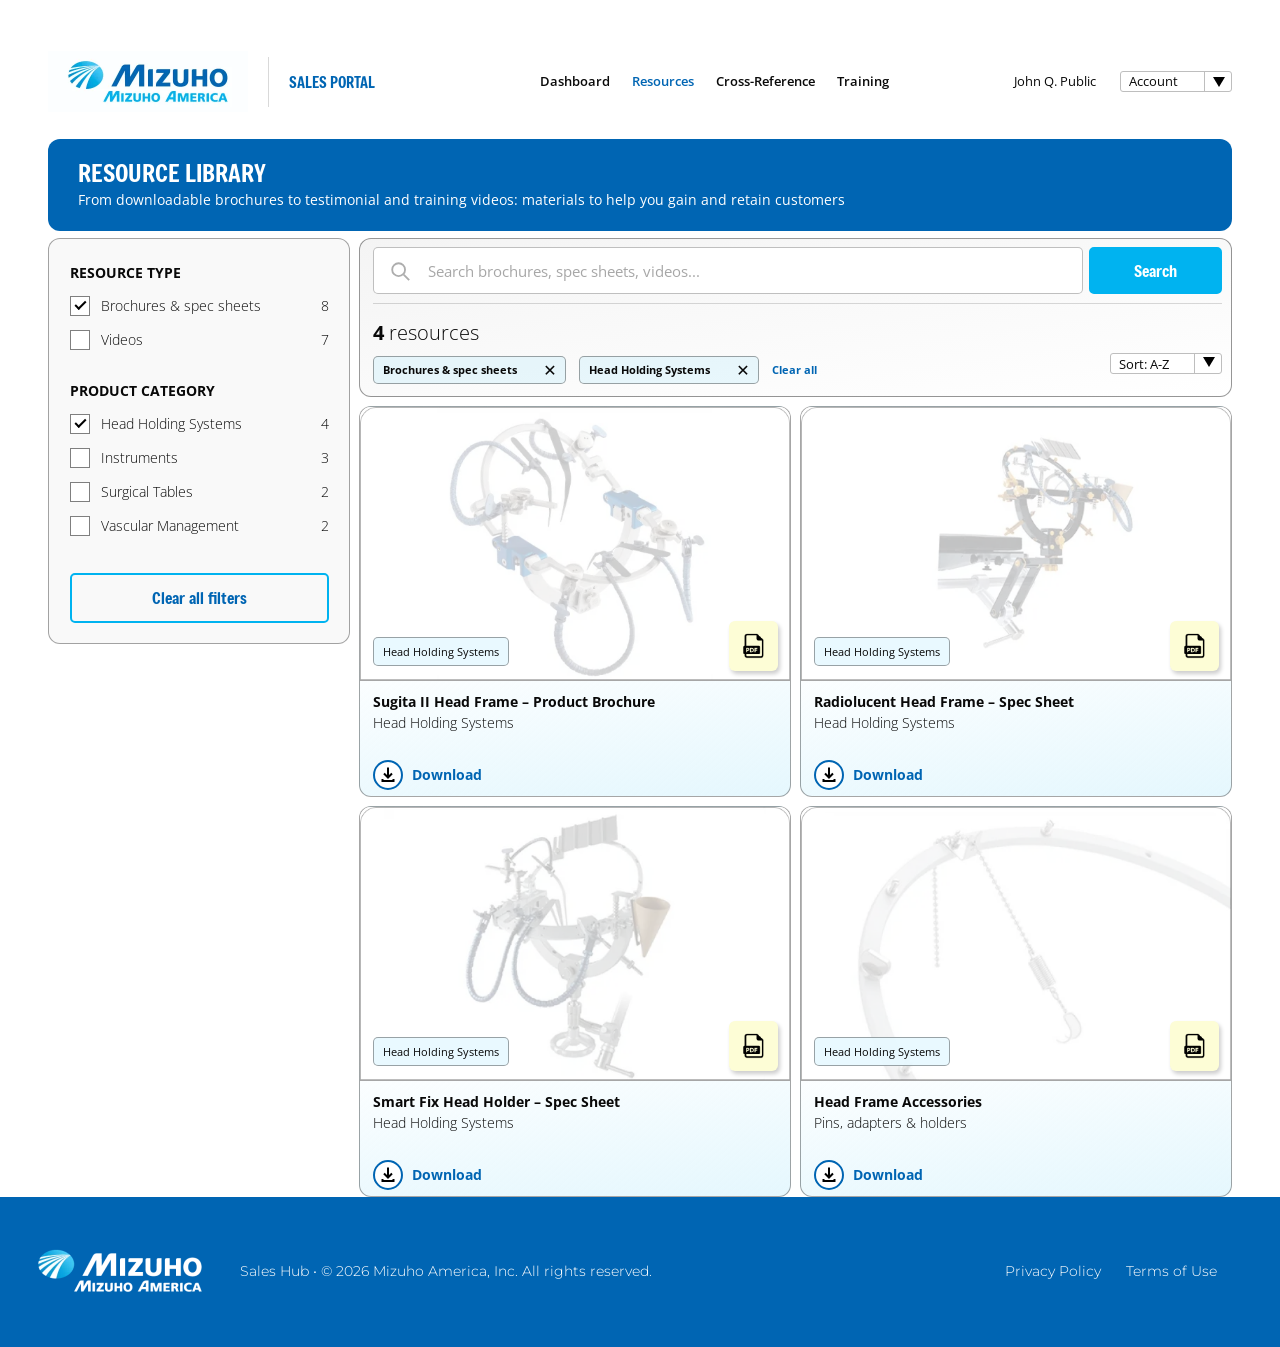
<file: resource-library.html>
<!doctype html>
<html lang="en">
<head>
<meta charset="utf-8">
<meta name="viewport" content="width=device-width, initial-scale=1">
<title>Resource Library — Mizuho America Sales Portal</title>
<meta name="description" content="Sales Portal resource library: downloadable brochures, spec sheets and videos.">
<link rel="preconnect" href="https://fonts.googleapis.com">
<link rel="preconnect" href="https://fonts.gstatic.com" crossorigin>
<link rel="stylesheet" href="https://fonts.googleapis.com/css2?family=Fraunces:opsz,wght@9..144,700&family=Freeman&family=Montserrat:wght@300;400;500;700&family=Mukta:wght@300;400;700&family=Open+Sans:ital,wght@0,300;0,400;0,600;0,700;1,300;1,600&display=swap">
<link rel="stylesheet" href="css/style.css">
<script src="js/main.js" defer></script>
</head>
<body class="page-portal page-library">
<a class="skip-link" href="#main">Skip to content</a>

<header class="site-header portal-header" data-header>
  <div class="portal-header__inner">
    <a class="portal-header__logo" href="dashboard.html" aria-label="Mizuho America Sales Portal home"><img src="assets/img/logo.webp" alt="Mizuho America" width="200" height="61"></a>
    <p class="portal-header__name">Sales Portal</p>
    <button class="site-header__toggle" type="button" aria-expanded="false" aria-controls="portal-nav" aria-label="Open menu" data-menu-toggle><span></span><span></span><span></span></button>
    <div class="portal-header__menu" id="portal-nav" data-menu>
      <nav aria-label="Sales portal"><ul class="portal-nav"><li><a href="dashboard.html">Dashboard</a></li><li><a href="resource-library.html">Resources</a></li><li><a href="#">Cross-Reference</a></li><li><a href="#">Training</a></li></ul></nav>
      <p class="portal-header__user">John Q. Public</p>
      <details class="account-menu">
        <summary>Account</summary>
        <ul><li><a href="dashboard.html#account">Account details</a></li><li><a href="dashboard.html#account">Change password</a></li><li><a href="login-screen.html">Log out</a></li></ul>
      </details>
    </div>
  </div>
</header>

<main id="main">
  <section class="portal-section" aria-labelledby="library-title">
    <div class="portal-container">
      <div class="library-banner">
        <h1 id="library-title">Resource library</h1>
        <p>From downloadable brochures to testimonial and training videos: materials to help you gain and retain customers</p>
      </div>
      <div class="browse__layout library" data-component="product-filter">
        <form class="filters" aria-label="Filter resources" onsubmit="return false">
          <fieldset><legend>Resource type</legend><ul>
            <li><label><input type="checkbox" name="type" value="brochure" data-chip="Brochures &amp; spec sheets" checked><span>Brochures &amp; spec sheets</span></label><span class="filters__count">8</span></li>
            <li><label><input type="checkbox" name="type" value="video" data-chip="Videos"><span>Videos</span></label><span class="filters__count">7</span></li>
          </ul></fieldset>
          <fieldset><legend>Product category</legend><ul>
            <li><label><input type="checkbox" name="category" value="head-holding" data-chip="Head Holding Systems" checked><span>Head Holding Systems</span></label><span class="filters__count">4</span></li>
            <li><label><input type="checkbox" name="category" value="instruments" data-chip="Instruments"><span>Instruments</span></label><span class="filters__count">3</span></li>
            <li><label><input type="checkbox" name="category" value="tables" data-chip="Surgical Tables"><span>Surgical Tables</span></label><span class="filters__count">2</span></li>
            <li><label><input type="checkbox" name="category" value="vascular" data-chip="Vascular Management"><span>Vascular Management</span></label><span class="filters__count">2</span></li>
          </ul></fieldset>
          <button class="btn btn--outline-blue filters__clear" type="button" data-filter-clear>Clear all filters</button>
        </form>
        <div class="browse__results">
          <div class="results-bar">
            <form class="results-bar__search results-bar__search--cyan" role="search" data-filter-search>
              <label class="visually-hidden" for="resource-search">Search resources</label>
              <svg aria-hidden="true"><use href="#i-search"/></svg>
              <input id="resource-search" type="search" placeholder="Search brochures, spec sheets, videos...">
              <button class="btn" type="submit">Search</button>
            </form>
            <div class="results-bar__row">
              <p class="results-bar__count" aria-live="polite"><strong data-filter-count>4</strong> resources</p>
            </div>
            <div class="results-bar__row results-bar__row--chips">
              <div class="results-bar__chips"><ul data-filter-chips></ul><button type="button" class="results-bar__clear" data-filter-clear>Clear all</button></div>
              <div class="field--select sort-select"><label class="visually-hidden" for="resource-sort">Sort</label><select id="resource-sort" data-filter-sort><option value="az">Sort: A-Z</option><option value="za">Sort: Z-A</option></select></div>
            </div>
          </div>
          <ul class="product-grid" data-filter-grid>
          <li class="product-card resource-card" data-type="brochure" data-category="head-holding" data-title="Sugita II Head Frame – Product Brochure">
            <div class="product-card__media"><img src="assets/img/res-sugita.webp" alt="" width="307" height="195" loading="lazy"><span class="product-card__cat">Head Holding Systems</span><img class="resource-card__pdf" src="assets/img/icon-pdf.webp" alt="PDF" width="36" height="50"></div>
            <div class="product-card__body"><h3>Sugita II Head Frame – Product Brochure</h3><p>Head Holding Systems</p><a class="resource-card__dl" href="#"><svg aria-hidden="true"><use href="#i-download-circle-sm"/></svg>Download<span class="visually-hidden">: Sugita II Head Frame – Product Brochure (PDF)</span></a></div>
          </li>
          <li class="product-card resource-card" data-type="brochure" data-category="head-holding" data-title="Radiolucent Head Frame – Spec Sheet">
            <div class="product-card__media"><img src="assets/img/res-radiolucent.webp" alt="" width="307" height="195" loading="lazy"><span class="product-card__cat">Head Holding Systems</span><img class="resource-card__pdf" src="assets/img/icon-pdf.webp" alt="PDF" width="36" height="50"></div>
            <div class="product-card__body"><h3>Radiolucent Head Frame – Spec Sheet</h3><p>Head Holding Systems</p><a class="resource-card__dl" href="#"><svg aria-hidden="true"><use href="#i-download-circle-sm"/></svg>Download<span class="visually-hidden">: Radiolucent Head Frame – Spec Sheet (PDF)</span></a></div>
          </li>
          <li class="product-card resource-card" data-type="brochure" data-category="head-holding" data-title="Smart Fix Head Holder – Spec Sheet">
            <div class="product-card__media"><img src="assets/img/res-smartfix.webp" alt="" width="307" height="195" loading="lazy"><span class="product-card__cat">Head Holding Systems</span><img class="resource-card__pdf" src="assets/img/icon-pdf.webp" alt="PDF" width="36" height="50"></div>
            <div class="product-card__body"><h3>Smart Fix Head Holder – Spec Sheet</h3><p>Head Holding Systems</p><a class="resource-card__dl" href="#"><svg aria-hidden="true"><use href="#i-download-circle-sm"/></svg>Download<span class="visually-hidden">: Smart Fix Head Holder – Spec Sheet (PDF)</span></a></div>
          </li>
          <li class="product-card resource-card" data-type="brochure" data-category="head-holding" data-title="Head Frame Accessories">
            <div class="product-card__media"><img src="assets/img/res-accessories.webp" alt="" width="307" height="195" loading="lazy"><span class="product-card__cat">Head Holding Systems</span><img class="resource-card__pdf" src="assets/img/icon-pdf.webp" alt="PDF" width="36" height="50"></div>
            <div class="product-card__body"><h3>Head Frame Accessories</h3><p>Pins, adapters &amp; holders</p><a class="resource-card__dl" href="#"><svg aria-hidden="true"><use href="#i-download-circle-sm"/></svg>Download<span class="visually-hidden">: Head Frame Accessories (PDF)</span></a></div>
          </li>
          </ul>
          <p class="product-grid__empty" data-filter-empty hidden>No resources match these filters. Try removing a filter or clearing your search.</p>
        </div>
      </div>
    </div>
  </section>
</main>

<footer class="portal-footer">
  <div class="portal-footer__inner">
    <img src="assets/img/logo-rev.webp" alt="Mizuho America" width="200" height="58" loading="lazy">
    <p>Sales Hub <span aria-hidden="true">•</span> © 2026 Mizuho America, Inc. All rights reserved.</p>
    <ul><li><a href="#">Privacy Policy</a></li><li><a href="#">Terms of Use</a></li></ul>
  </div>
</footer>

<svg width="0" height="0" style="position:absolute" aria-hidden="true">
  <symbol id="i-arrow-circle" viewBox="0 0 55 55"><circle cx="27.5" cy="27.5" r="27.5" fill="#fff"/><path d="M27.5 24.75H16.5V30.25H27.5V38.5L38.5 27.5L27.5 16.5V24.75Z" fill="#090909"/></symbol>
  <symbol id="i-play" viewBox="0 0 45 45"><path fill="currentColor" d="M22.08 44.17C9.89 44.17 0 34.28 0 22.08S9.89 0 22.08 0s22.09 9.89 22.09 22.08-9.89 22.09-22.09 22.09Zm0-4.42c9.76 0 17.67-7.91 17.67-17.67S31.84 4.42 22.08 4.42 4.42 12.33 4.42 22.08s7.9 17.67 17.66 17.67Zm-3.04-25.58 10.77 7.18a.88.88 0 0 1 0 1.47L19.04 30a.88.88 0 0 1-1.37-.73V14.9a.88.88 0 0 1 1.37-.73Z"/></symbol>
  <symbol id="i-arrow-down" viewBox="0 0 14 16"><path d="M7 0v14M1 8l6 6 6-6" fill="none" stroke="currentColor" stroke-width="2"/></symbol>
<symbol id="i-arrow-left" viewBox="0 0 15 12"><path d="M14 6H1.5M6.5 1 1.5 6l5 5" fill="none" stroke="currentColor" stroke-width="2"/></symbol>
  <symbol id="i-arrow-right" viewBox="0 0 15 12"><path d="M1 6h12.5M8.5 1l5 5-5 5" fill="none" stroke="currentColor" stroke-width="2"/></symbol>
  <symbol id="i-arrow-circle-sky" viewBox="0 0 55 55"><path fill="#77dcff" d="M27.5 0C42.68 0 55 12.32 55 27.5S42.68 55 27.5 55 0 42.68 0 27.5 12.32 0 27.5 0Z"/><path fill="#fff" d="M27.5 24.75H16.5v5.5h11v8.25l11-11-11-11v8.25Z"/></symbol>
  <symbol id="i-search" viewBox="0 0 24 24"><circle cx="10.5" cy="10.5" r="7" fill="none" stroke="currentColor" stroke-width="2"/><path d="m16 16 6 6" stroke="currentColor" stroke-width="2"/></symbol>
  <symbol id="i-download" viewBox="0 0 24 24"><path d="M12 3v12m-5-5 5 5 5-5M4 20h16" fill="none" stroke="currentColor" stroke-width="2"/></symbol>
  <symbol id="i-chevron" viewBox="0 0 14 8"><path d="m1 1 6 6 6-6" fill="none" stroke="currentColor" stroke-width="2"/></symbol>
  <symbol id="i-download-circle" viewBox="0 0 45 45"><circle cx="22.5" cy="22.5" r="20.5" fill="#fff" stroke="#00b3f0" stroke-width="4"/><path d="M22.5 12v15m-6-6 6 6 6-6M14 31h17" fill="none" stroke="#090909" stroke-width="2"/></symbol>
  <symbol id="i-download-circle-sm" viewBox="0 0 30 30"><circle cx="15" cy="15" r="14" fill="#fff" stroke="#0065b3" stroke-width="2"/><path d="M15 7.5v10m-4-4 4 4 4-4M9.5 19v2h11v-2" fill="none" stroke="#000" stroke-width="2"/></symbol>
</svg>
</body>
</html>
</file>
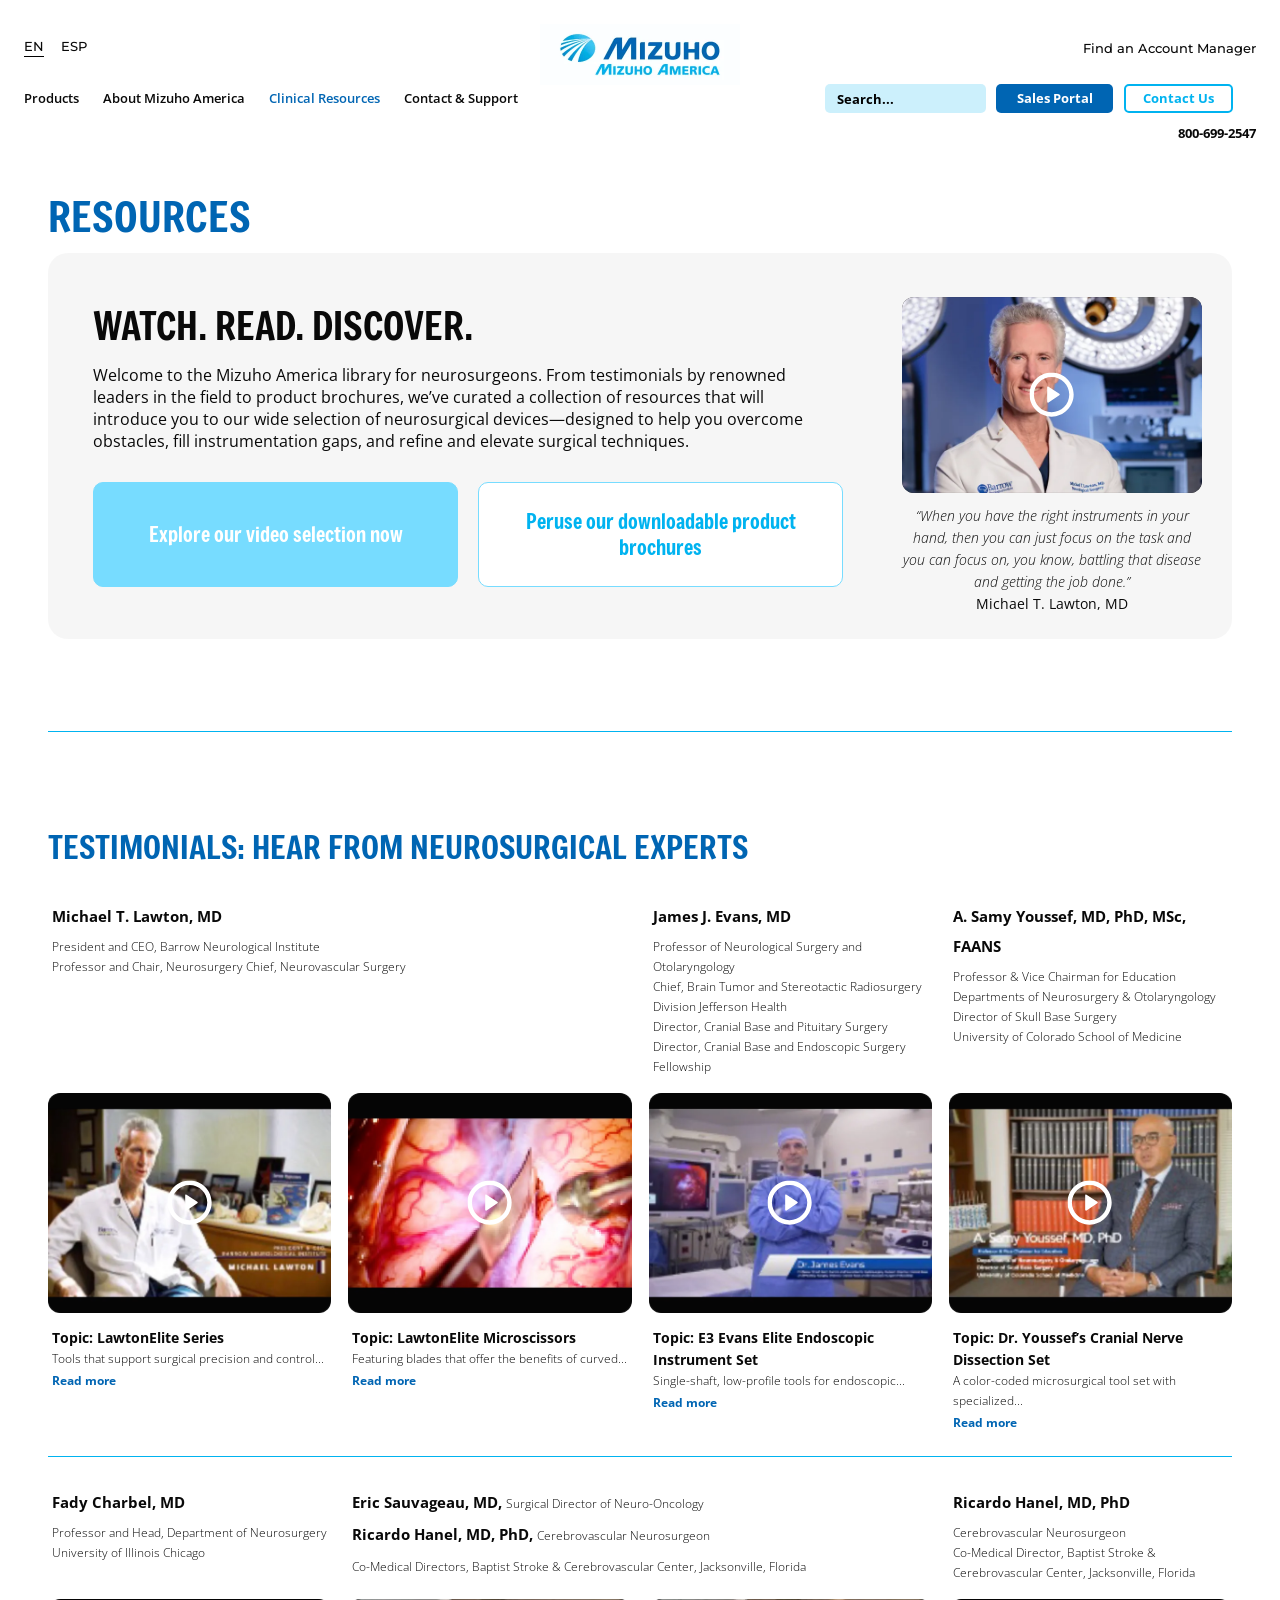
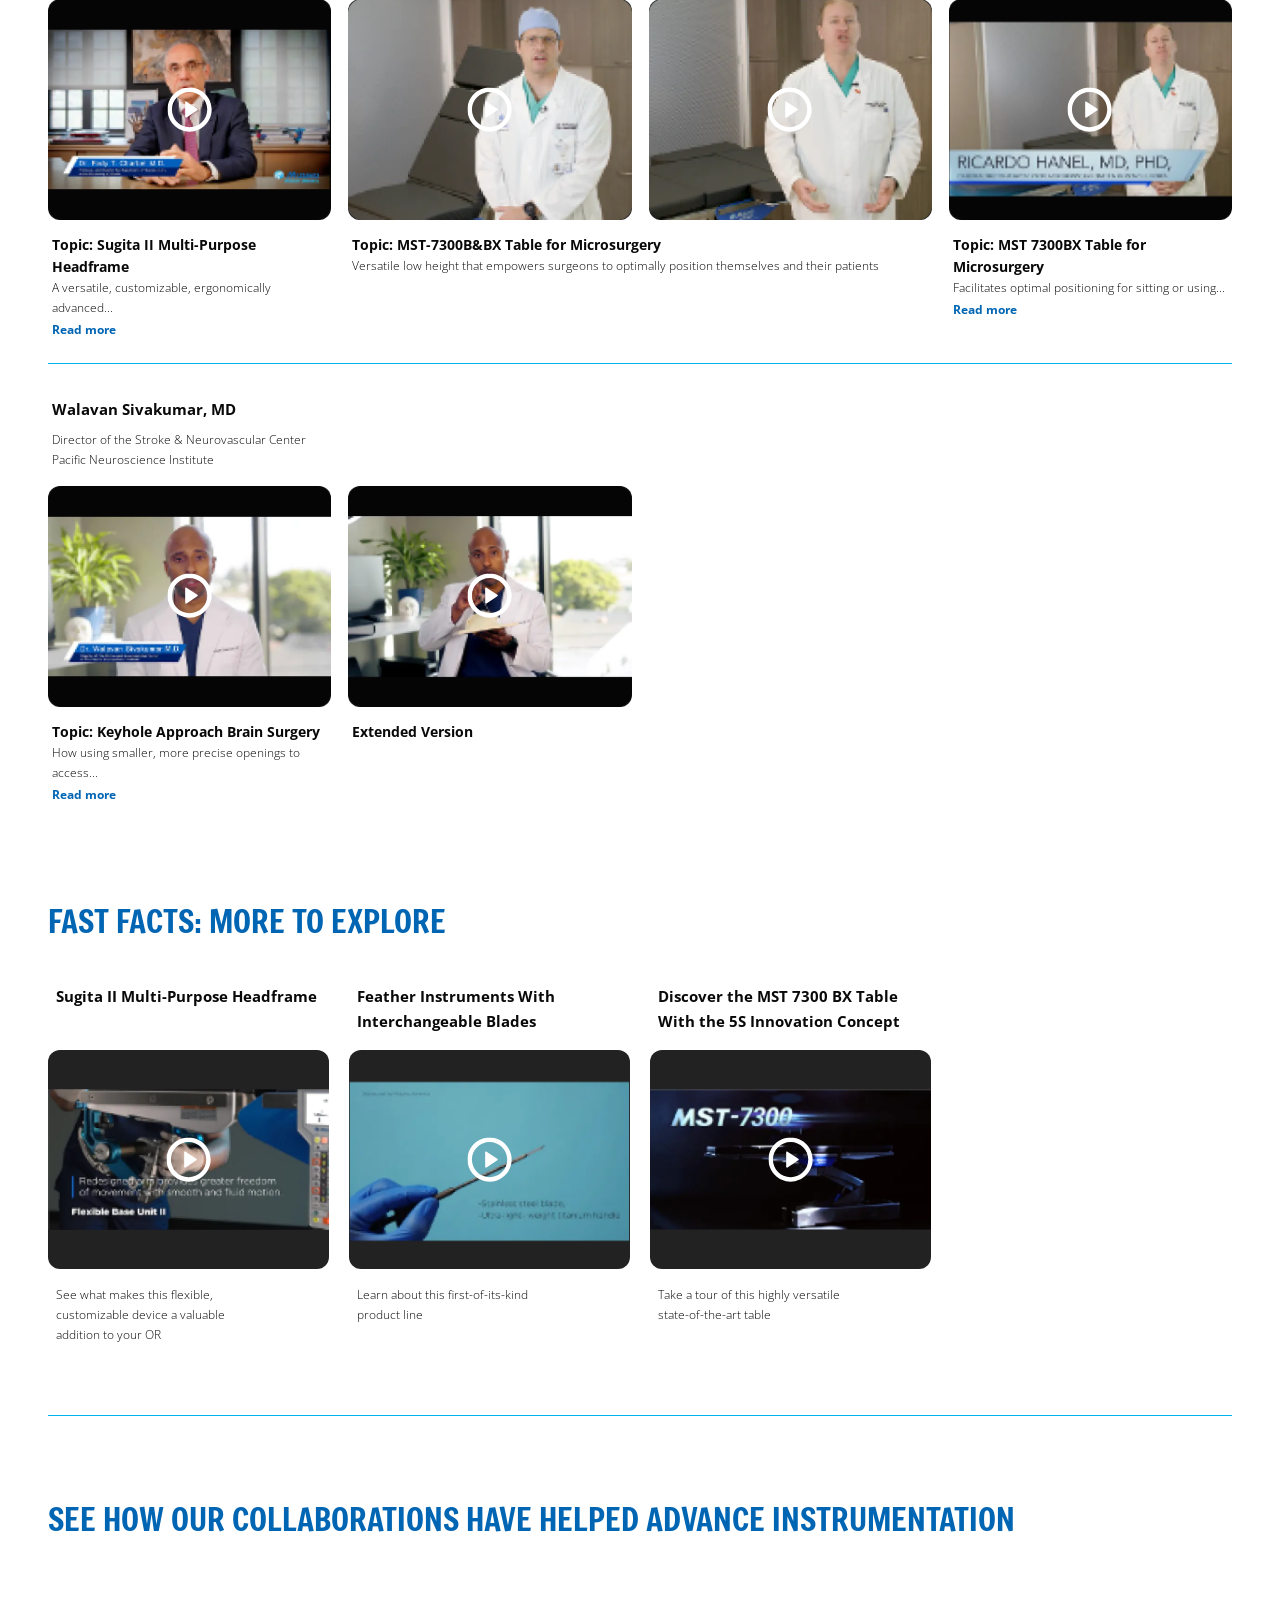
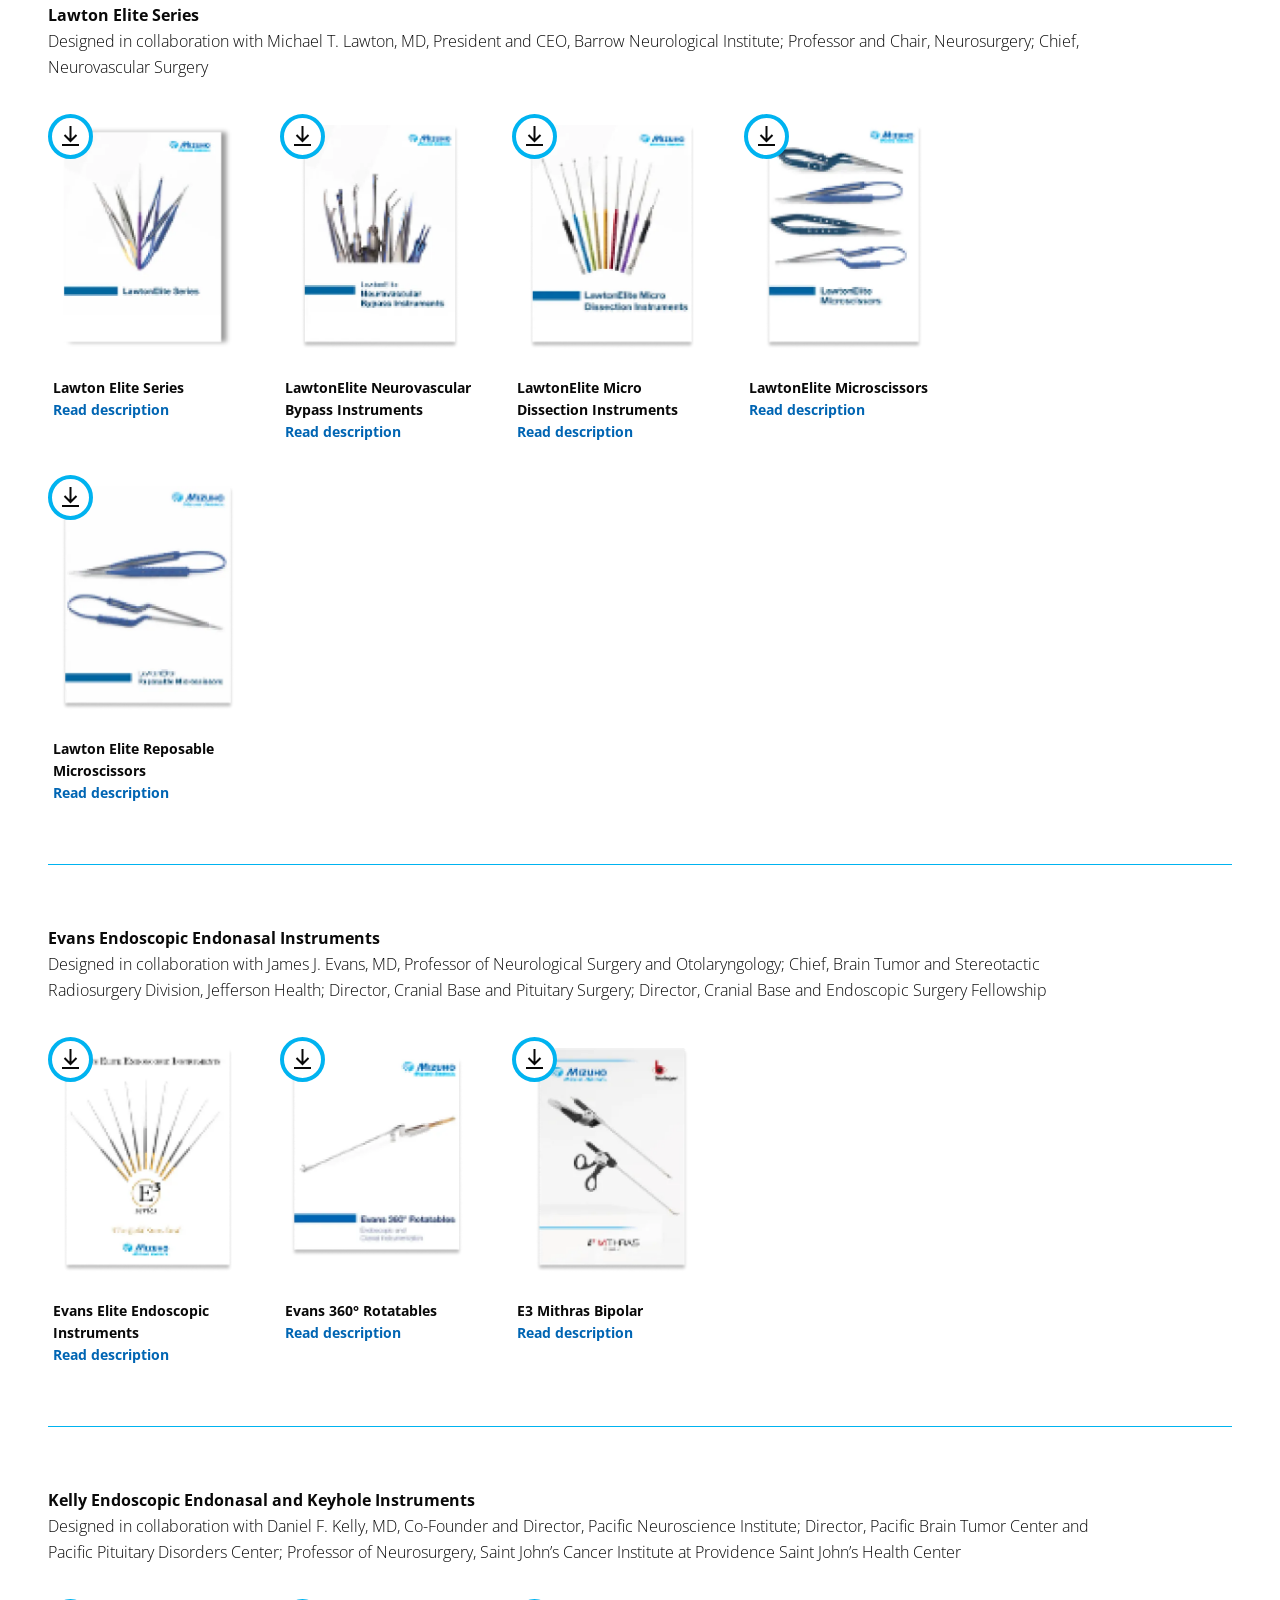
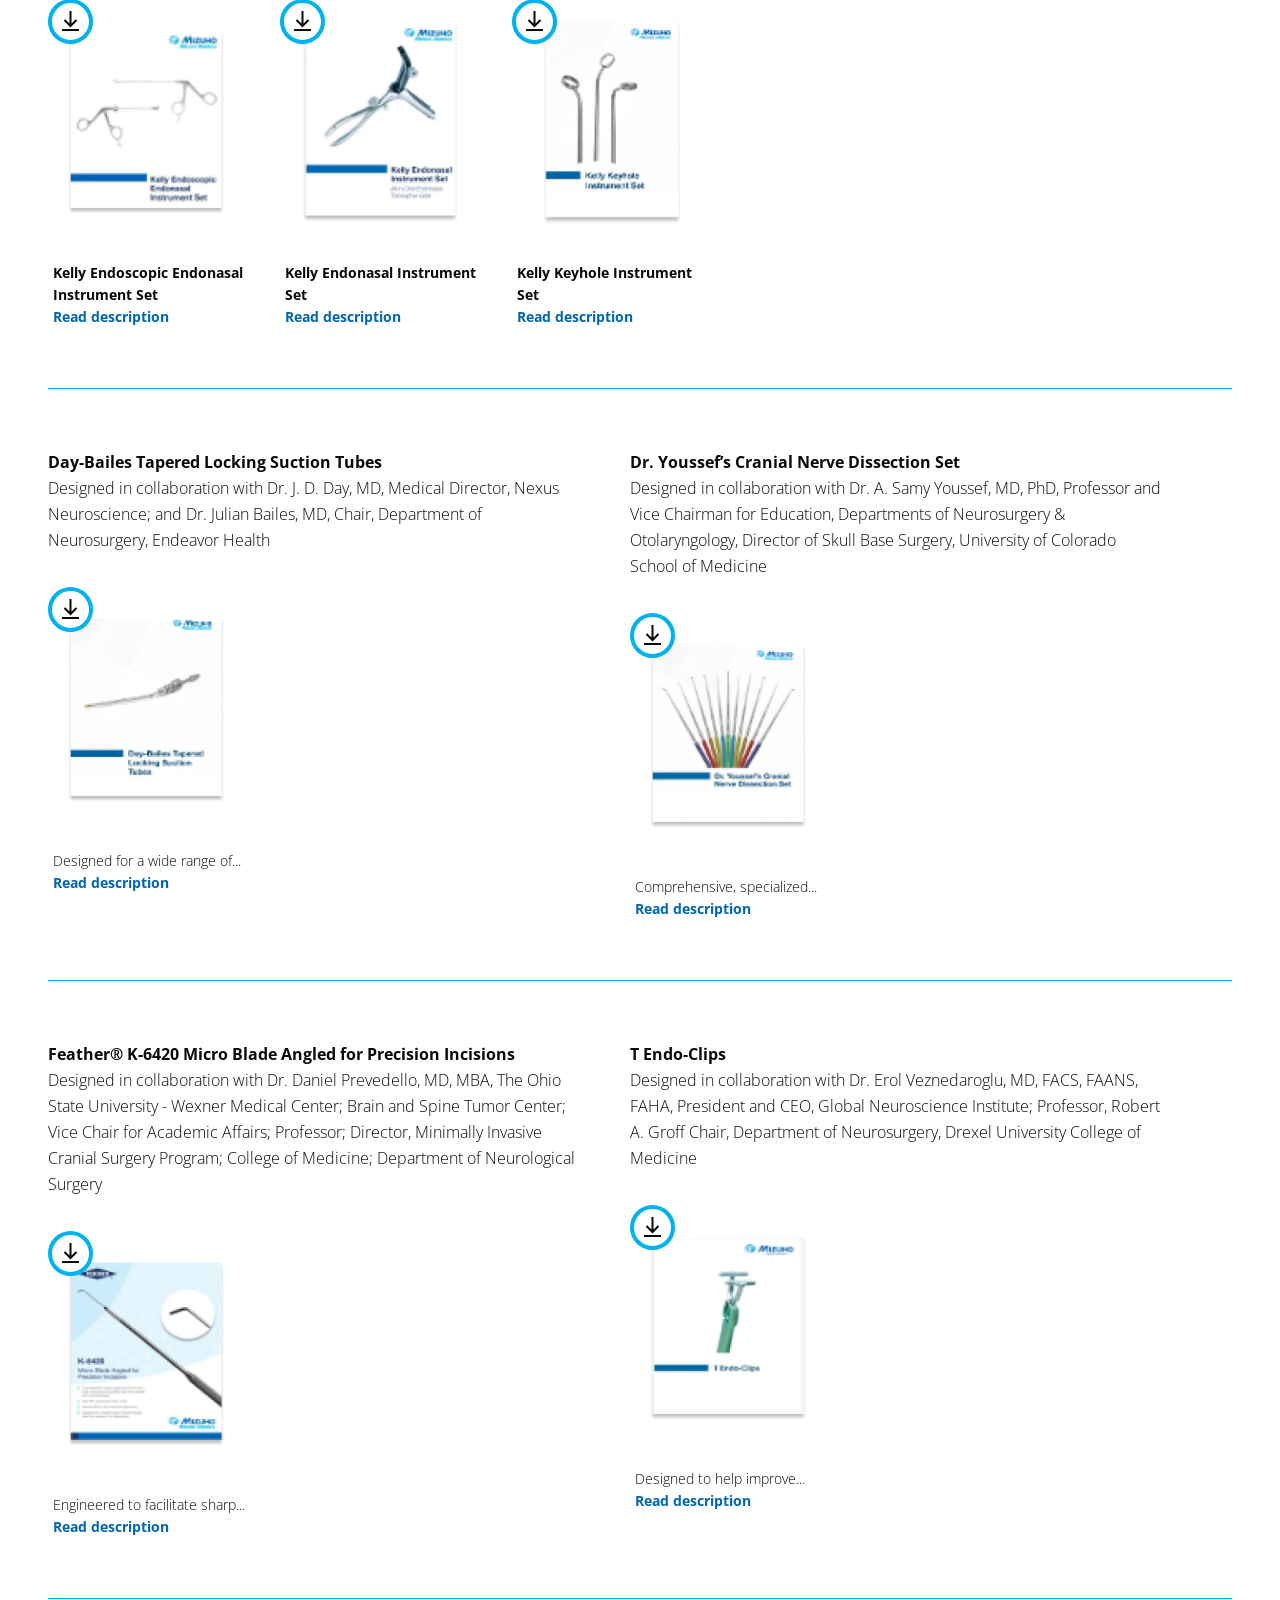
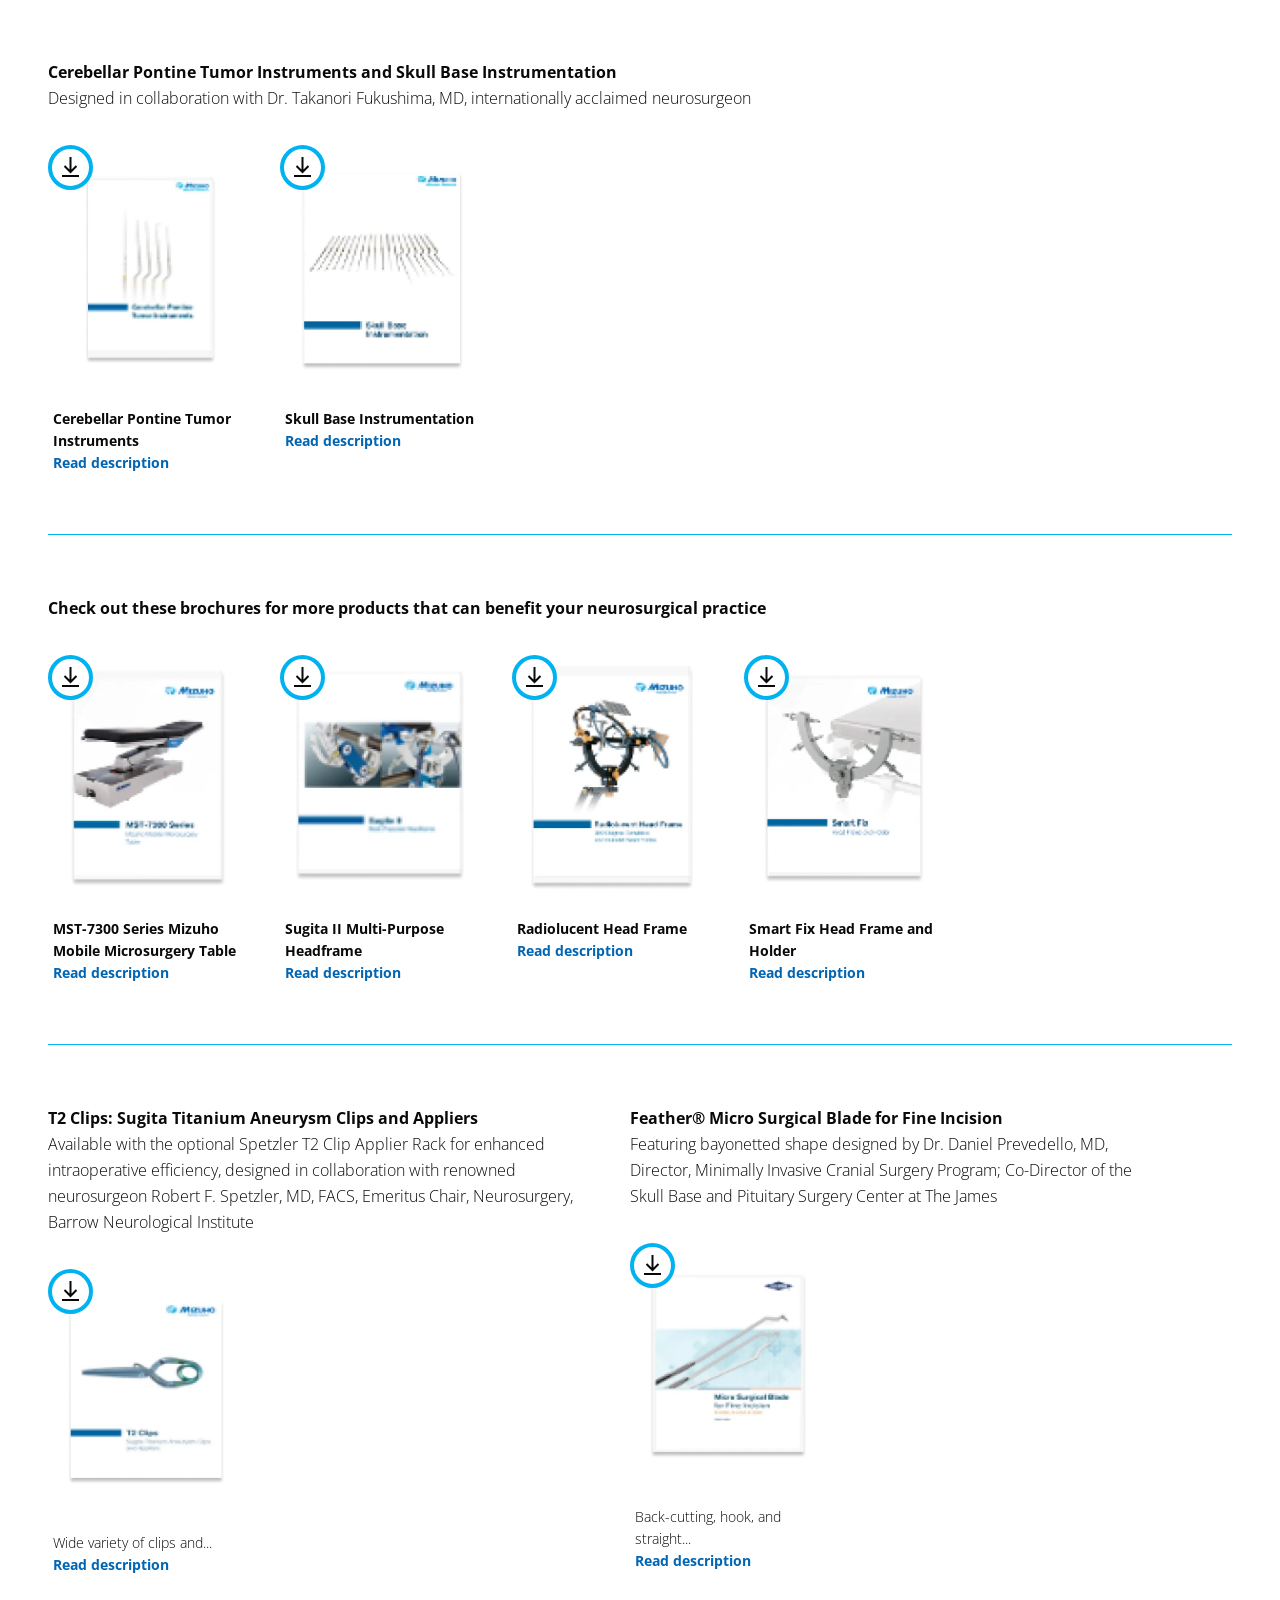
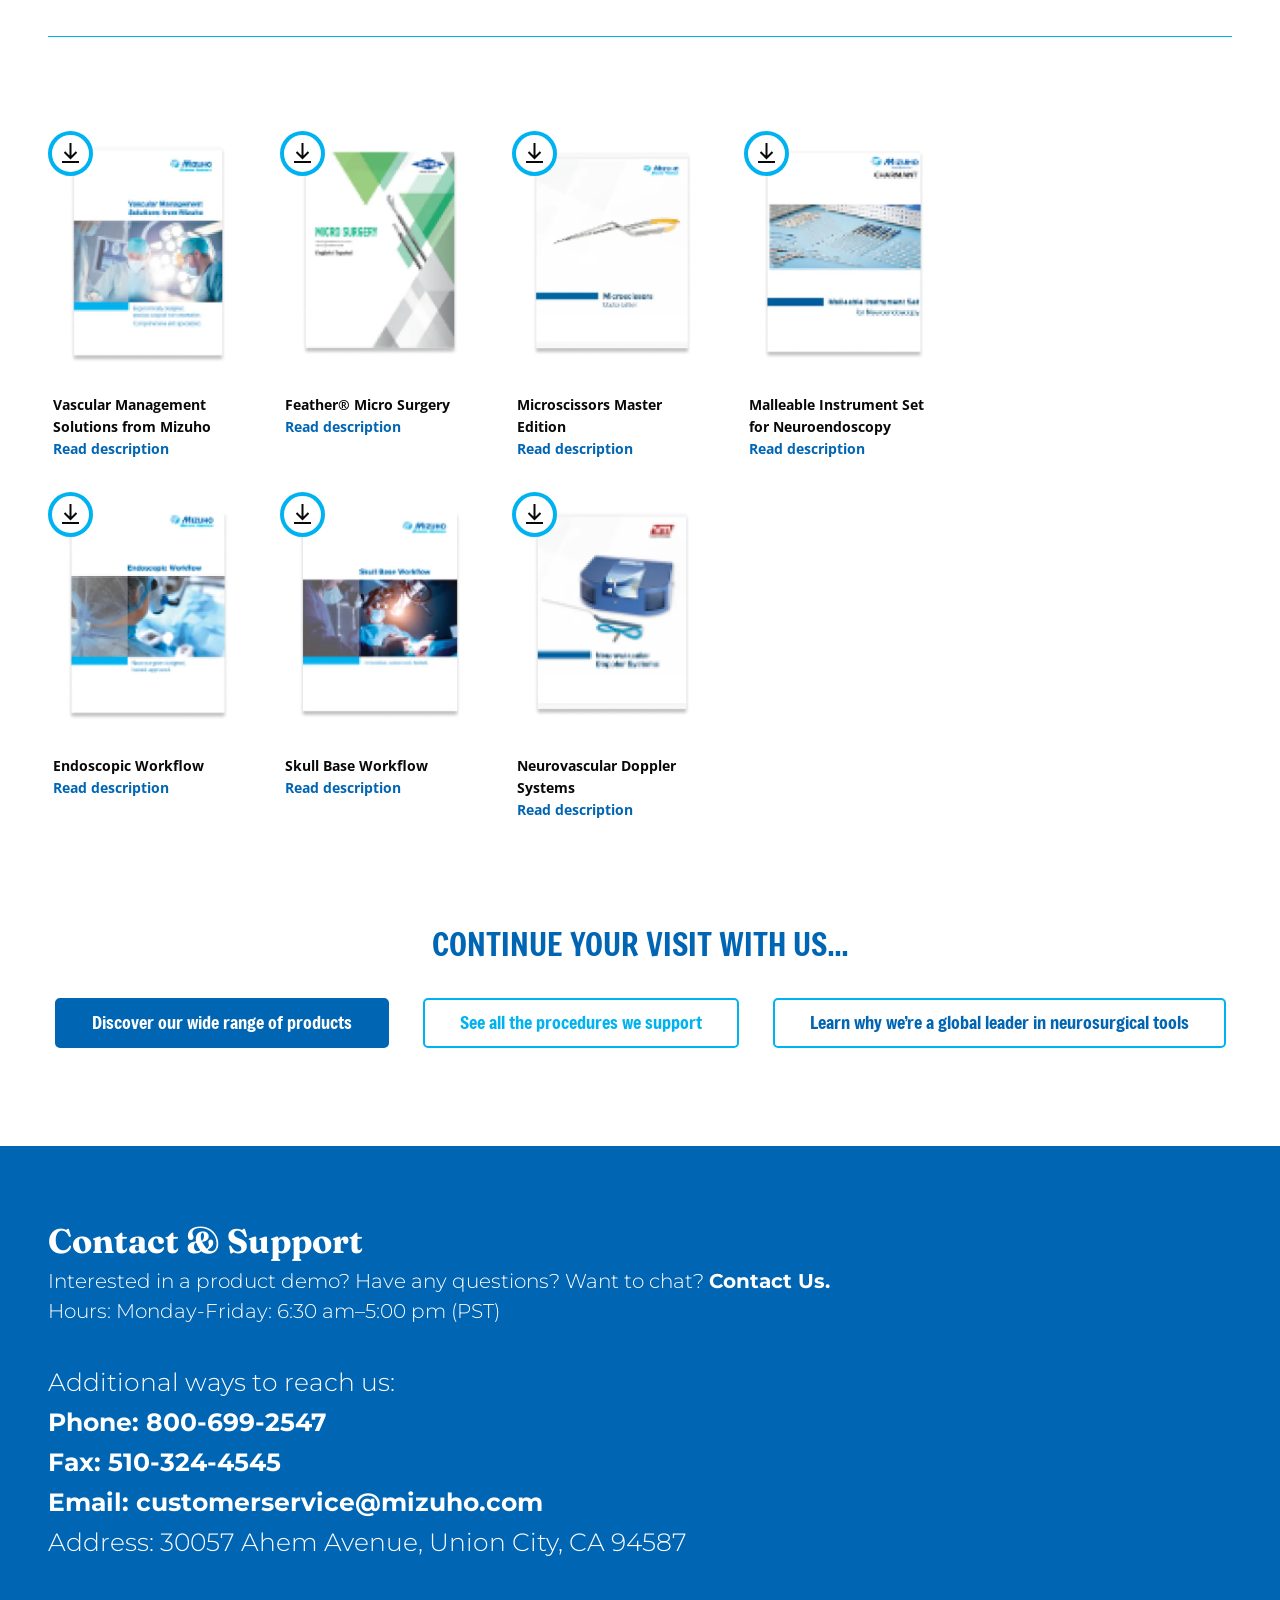
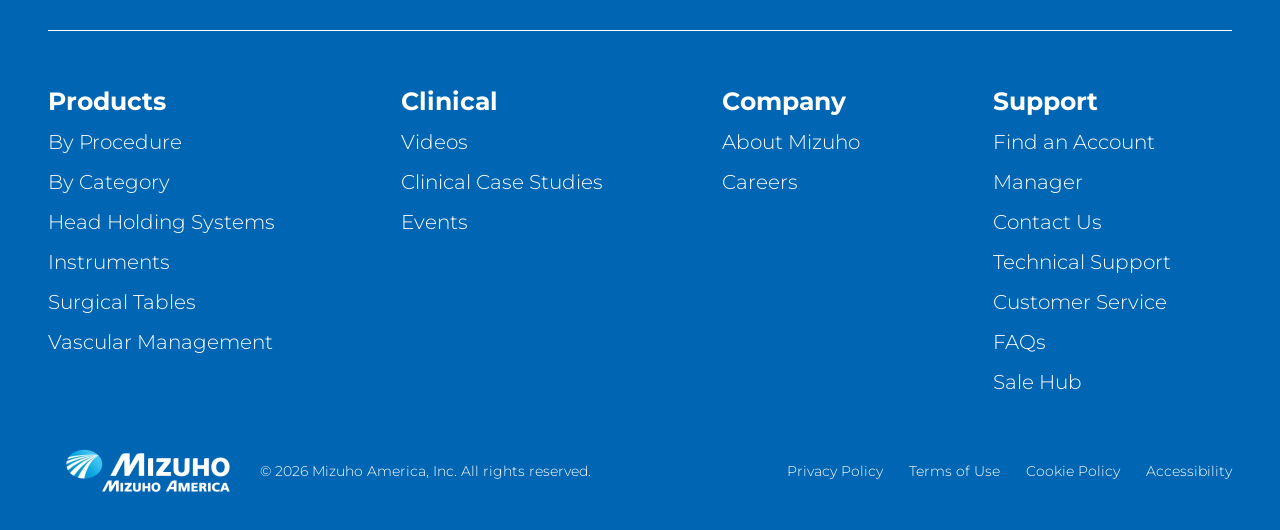
<file: resources.html>
<!doctype html>
<html lang="en">
<head>
<meta charset="utf-8">
<meta name="viewport" content="width=device-width, initial-scale=1">
<title>Resources — Mizuho America</title>
<meta name="description" content="Watch, read, discover: testimonials from neurosurgical experts, fast-fact videos and downloadable Mizuho America product brochures.">
<link rel="preconnect" href="https://fonts.googleapis.com">
<link rel="preconnect" href="https://fonts.gstatic.com" crossorigin>
<link rel="stylesheet" href="https://fonts.googleapis.com/css2?family=Fraunces:opsz,wght@9..144,700&family=Freeman&family=Montserrat:wght@300;400;500;700&family=Mukta:wght@300;400;700&family=Open+Sans:ital,wght@0,300;0,400;0,600;0,700;1,300;1,600&display=swap">
<link rel="stylesheet" href="css/style.css">
<script src="js/main.js" defer></script>
</head>
<body class="page-resources">
<a class="skip-link" href="#main">Skip to content</a>

<header class="site-header" data-header>
  <div class="site-header__inner container">
    <div class="site-header__lang" aria-label="Language">
      <a href="index.html" class="is-current" aria-current="true" lang="en">EN</a>
      <a href="#" lang="es">ESP</a>
    </div>
    <a class="site-header__logo" href="index.html" aria-label="Mizuho America home">
      <img src="assets/img/logo.webp" alt="Mizuho America" width="200" height="61">
    </a>
    <a class="site-header__account" href="contact-us.html">Find an Account Manager</a>
    <button class="site-header__toggle" type="button" aria-expanded="false" aria-controls="site-nav" aria-label="Open menu" data-menu-toggle>
      <span></span><span></span><span></span>
    </button>
    <div class="site-header__nav" id="site-nav" data-menu>
      <nav aria-label="Primary">
        <ul class="primary-nav">
          <li><a href="product-browse.html">Products</a></li>
          <li><a href="about-us.html">About Mizuho America</a></li>
          <li><a href="resources.html">Clinical Resources</a></li>
          <li><a href="contact-us.html">Contact &amp; Support</a></li>
        </ul>
      </nav>
      <div class="site-header__tools">
        <form class="site-search" role="search" action="#" onsubmit="return false">
          <label class="visually-hidden" for="site-search-input">Search</label>
          <input id="site-search-input" type="search" placeholder="Search...">
        </form>
        <a class="hbtn hbtn--solid" href="login-screen.html">Sales Portal</a>
        <a class="hbtn hbtn--outline" href="contact-us.html">Contact Us</a>
      </div>
      <a class="site-header__phone" href="tel:8006992547">800-699-2547</a>
    </div>
  </div>
</header>

<main id="main">

  <section class="page-intro" aria-labelledby="res-title">
    <div class="container">
      <h1 id="res-title" class="page-title">Resources</h1>
      <div class="res-intro">
        <div class="res-intro__copy">
          <h2 class="res-intro__title">Watch. Read. Discover.</h2>
          <p>Welcome to the Mizuho America library for neurosurgeons. From testimonials by renowned leaders in the field to product brochures, we’ve curated a collection of resources that will introduce you to our wide selection of neurosurgical devices—designed to help you overcome obstacles, fill instrumentation gaps, and refine and elevate surgical techniques.</p>
          <div class="res-intro__ctas">
            <a class="tile-btn tile-btn--solid" href="#videos">Explore our video selection now</a>
            <a class="tile-btn" href="#brochures">Peruse our downloadable product brochures</a>
          </div>
        </div>
        <figure class="res-intro__video">
          <a class="video-thumb" href="#videos" aria-label="Watch Michael T. Lawton, MD">
            <img src="assets/img/res-hero-video.webp" alt="Michael T. Lawton, MD, in an operating room" width="335" height="219" fetchpriority="high">
            <svg aria-hidden="true"><use href="#i-play"/></svg>
          </a>
          <blockquote>“When you have the right instruments in your hand, then you can just focus on the task and you can focus on, you know, battling that disease and getting the job done.”</blockquote>
          <figcaption>Michael T. Lawton, MD</figcaption>
        </figure>
      </div>
    </div>
  </section>

  <section class="videos" id="videos" aria-labelledby="videos-title">
    <div class="container">
      <h2 id="videos-title" class="section-title">Testimonials: Hear from neurosurgical experts</h2>

      <div class="vrow">
        <div class="vgroup" data-span="2">
          <div class="vgroup__head"><h3>Michael T. Lawton, MD</h3><p>President and CEO, Barrow Neurological Institute<br>Professor and Chair, Neurosurgery Chief, Neurovascular Surgery</p></div>
          <a class="video-thumb" href="#" aria-label="Play: LawtonElite Series"><img src="assets/img/vid-lawton.webp" alt="Michael T. Lawton, MD, in his office" width="303" height="236" loading="lazy"><svg aria-hidden="true"><use href="#i-play"/></svg></a>
          <div class="vtopic"><h4>Topic: LawtonElite Series</h4><p>Tools that support surgical precision and control...</p><a class="read-more" href="#">Read more</a></div>
          <a class="video-thumb" href="#" aria-label="Play: LawtonElite Microscissors"><img src="assets/img/vid-microscissors.webp" alt="Microsurgical view of LawtonElite microscissors in use" width="303" height="236" loading="lazy"><svg aria-hidden="true"><use href="#i-play"/></svg></a>
          <div class="vtopic"><h4>Topic: LawtonElite Microscissors</h4><p>Featuring blades that offer the benefits of curved...</p><a class="read-more" href="#">Read more</a></div>
        </div>
        <div class="vgroup" data-span="1">
          <div class="vgroup__head"><h3>James J. Evans, MD</h3><p>Professor of Neurological Surgery and Otolaryngology<br>Chief, Brain Tumor and Stereotactic Radiosurgery Division Jefferson Health<br>Director, Cranial Base and Pituitary Surgery<br>Director, Cranial Base and Endoscopic Surgery Fellowship</p></div>
          <a class="video-thumb" href="#" aria-label="Play: E3 Evans Elite Endoscopic Instrument Set"><img src="assets/img/vid-evans.webp" alt="James J. Evans, MD, in an operating room" width="303" height="236" loading="lazy"><svg aria-hidden="true"><use href="#i-play"/></svg></a>
          <div class="vtopic"><h4>Topic: E3 Evans Elite Endoscopic Instrument Set</h4><p>Single-shaft, low-profile tools for endoscopic...</p><a class="read-more" href="#">Read more</a></div>
        </div>
        <div class="vgroup" data-span="1">
          <div class="vgroup__head"><h3>A. Samy Youssef, MD, PhD, MSc, FAANS</h3><p>Professor &amp; Vice Chairman for Education<br>Departments of Neurosurgery &amp; Otolaryngology<br>Director of Skull Base Surgery<br>University of Colorado School of Medicine</p></div>
          <a class="video-thumb" href="#" aria-label="Play: Dr. Youssef’s Cranial Nerve Dissection Set"><img src="assets/img/vid-youssef.webp" alt="A. Samy Youssef, MD, PhD, in front of a bookshelf" width="303" height="236" loading="lazy"><svg aria-hidden="true"><use href="#i-play"/></svg></a>
          <div class="vtopic"><h4>Topic: Dr. Youssef’s Cranial Nerve Dissection Set</h4><p>A color-coded microsurgical tool set with specialized...</p><a class="read-more" href="#">Read more</a></div>
        </div>
      </div>

      <div class="vrow">
        <div class="vgroup" data-span="1">
          <div class="vgroup__head"><h3>Fady Charbel, MD</h3><p>Professor and Head, Department of Neurosurgery<br>University of Illinois Chicago</p></div>
          <a class="video-thumb" href="#" aria-label="Play: Sugita II Multi-Purpose Headframe"><img src="assets/img/vid-charbel.webp" alt="Fady Charbel, MD, seated in an office" width="303" height="236" loading="lazy"><svg aria-hidden="true"><use href="#i-play"/></svg></a>
          <div class="vtopic"><h4>Topic: Sugita II Multi-Purpose Headframe</h4><p>A versatile, customizable, ergonomically advanced...</p><a class="read-more" href="#">Read more</a></div>
        </div>
        <div class="vgroup" data-span="2">
          <div class="vgroup__head"><h3>Eric Sauvageau, MD, <small>Surgical Director of Neuro-Oncology</small><br>Ricardo Hanel, MD, PhD, <small>Cerebrovascular Neurosurgeon</small></h3><p>Co-Medical Directors, Baptist Stroke &amp; Cerebrovascular Center, Jacksonville, Florida</p></div>
          <a class="video-thumb" href="#" aria-label="Play: MST-7300B&amp;BX Table for Microsurgery, part 1"><img src="assets/img/vid-sauvageau.webp" alt="Eric Sauvageau, MD, beside an MST-7300 table" width="303" height="236" loading="lazy"><svg aria-hidden="true"><use href="#i-play"/></svg></a>
          <a class="video-thumb" href="#" aria-label="Play: MST-7300B&amp;BX Table for Microsurgery, part 2"><img src="assets/img/vid-hanel-1.webp" alt="Ricardo Hanel, MD, PhD, beside an MST-7300 table" width="303" height="236" loading="lazy"><svg aria-hidden="true"><use href="#i-play"/></svg></a>
          <div class="vtopic vtopic--span"><h4>Topic: MST-7300B&amp;BX Table for Microsurgery</h4><p>Versatile low height that empowers surgeons to optimally position themselves and their patients</p></div>
        </div>
        <div class="vgroup" data-span="1">
          <div class="vgroup__head"><h3>Ricardo Hanel, MD, PhD</h3><p>Cerebrovascular Neurosurgeon<br>Co-Medical Director, Baptist Stroke &amp; Cerebrovascular Center, Jacksonville, Florida</p></div>
          <a class="video-thumb" href="#" aria-label="Play: MST 7300BX Table for Microsurgery"><img src="assets/img/vid-hanel-2.webp" alt="Ricardo Hanel, MD, PhD, with a name caption" width="303" height="236" loading="lazy"><svg aria-hidden="true"><use href="#i-play"/></svg></a>
          <div class="vtopic"><h4>Topic: MST 7300BX Table for Microsurgery</h4><p>Facilitates optimal positioning for sitting or using...</p><a class="read-more" href="#">Read more</a></div>
        </div>
      </div>

      <div class="vrow vrow--last">
        <div class="vgroup" data-span="2">
          <div class="vgroup__head"><h3>Walavan Sivakumar, MD</h3><p>Director of the Stroke &amp; Neurovascular Center<br>Pacific Neuroscience Institute</p></div>
          <a class="video-thumb" href="#" aria-label="Play: Keyhole Approach Brain Surgery"><img src="assets/img/vid-sivakumar-1.webp" alt="Walavan Sivakumar, MD, with a name caption" width="303" height="236" loading="lazy"><svg aria-hidden="true"><use href="#i-play"/></svg></a>
          <div class="vtopic"><h4>Topic: Keyhole Approach Brain Surgery</h4><p>How using smaller, more precise openings to access...</p><a class="read-more" href="#">Read more</a></div>
          <a class="video-thumb" href="#" aria-label="Play: Keyhole Approach Brain Surgery, extended version"><img src="assets/img/vid-sivakumar-2.webp" alt="Walavan Sivakumar, MD, holding a tablet" width="303" height="236" loading="lazy"><svg aria-hidden="true"><use href="#i-play"/></svg></a>
          <div class="vtopic"><h4>Extended Version</h4></div>
        </div>
      </div>

      <h2 class="section-title facts__title">Fast facts: more to explore</h2>
      <ul class="facts">
        <li><h3>Sugita II Multi-Purpose Headframe</h3><a class="video-thumb" href="#" aria-label="Play: Sugita II Multi-Purpose Headframe"><img src="assets/img/fact-sugita.webp" alt="Flexible Base Unit II of the Sugita II headframe" width="303" height="236" loading="lazy"><svg aria-hidden="true"><use href="#i-play"/></svg></a><p>See what makes this flexible, customizable device a valuable addition to your OR</p></li>
        <li><h3>Feather Instruments With Interchangeable Blades</h3><a class="video-thumb" href="#" aria-label="Play: Feather Instruments With Interchangeable Blades"><img src="assets/img/fact-feather.webp" alt="Gloved hand holding a Feather instrument" width="303" height="236" loading="lazy"><svg aria-hidden="true"><use href="#i-play"/></svg></a><p>Learn about this first-of-its-kind product line</p></li>
        <li><h3>Discover the MST 7300 BX Table With the 5S Innovation Concept</h3><a class="video-thumb" href="#" aria-label="Play: Discover the MST 7300 BX Table"><img src="assets/img/fact-mst.webp" alt="MST-7300 table title card" width="303" height="236" loading="lazy"><svg aria-hidden="true"><use href="#i-play"/></svg></a><p>Take a tour of this highly versatile state-of-the-art table</p></li>
      </ul>
    </div>
  </section>

  <section class="brochures-section" id="brochures" aria-labelledby="brochures-title">
    <div class="container">
      <h2 id="brochures-title" class="section-title">See how our collaborations have helped advance instrumentation</h2>
      <div class="brochure-group">
        <div class="brochure-col">
          <h3 class="brochure-group__title">Lawton Elite Series</h3>
          <p class="brochure-group__text">Designed in collaboration with Michael T. Lawton, MD, President and CEO, Barrow Neurological Institute; Professor and Chair, Neurosurgery; Chief, Neurovascular Surgery</p>
          <ul class="brochures">
            <li class="brochure"><a class="brochure__media" href="#" aria-label="Download the Lawton Elite Series brochure (PDF)"><img src="assets/img/brochure-01.webp" alt="" width="210" height="236" loading="lazy"><svg class="brochure__dl" aria-hidden="true"><use href="#i-download-circle"/></svg></a><h4>Lawton Elite Series</h4><a class="read-more" href="#">Read description</a></li>
            <li class="brochure"><a class="brochure__media" href="#" aria-label="Download the LawtonElite Neurovascular Bypass Instruments brochure (PDF)"><img src="assets/img/brochure-02.webp" alt="" width="210" height="236" loading="lazy"><svg class="brochure__dl" aria-hidden="true"><use href="#i-download-circle"/></svg></a><h4>LawtonElite Neurovascular Bypass Instruments</h4><a class="read-more" href="#">Read description</a></li>
            <li class="brochure"><a class="brochure__media" href="#" aria-label="Download the LawtonElite Micro Dissection Instruments brochure (PDF)"><img src="assets/img/brochure-03.webp" alt="" width="210" height="236" loading="lazy"><svg class="brochure__dl" aria-hidden="true"><use href="#i-download-circle"/></svg></a><h4>LawtonElite Micro Dissection Instruments</h4><a class="read-more" href="#">Read description</a></li>
            <li class="brochure"><a class="brochure__media" href="#" aria-label="Download the LawtonElite Microscissors brochure (PDF)"><img src="assets/img/brochure-04.webp" alt="" width="210" height="236" loading="lazy"><svg class="brochure__dl" aria-hidden="true"><use href="#i-download-circle"/></svg></a><h4>LawtonElite Microscissors</h4><a class="read-more" href="#">Read description</a></li>
            <li class="brochure"><a class="brochure__media" href="#" aria-label="Download the Lawton Elite Reposable Microscissors brochure (PDF)"><img src="assets/img/brochure-05.webp" alt="" width="210" height="236" loading="lazy"><svg class="brochure__dl" aria-hidden="true"><use href="#i-download-circle"/></svg></a><h4>Lawton Elite Reposable Microscissors</h4><a class="read-more" href="#">Read description</a></li>
          </ul>
        </div>
      </div>
      <div class="brochure-group">
        <div class="brochure-col">
          <h3 class="brochure-group__title">Evans Endoscopic Endonasal Instruments</h3>
          <p class="brochure-group__text">Designed in collaboration with James J. Evans, MD, Professor of Neurological Surgery and Otolaryngology; Chief, Brain Tumor and Stereotactic Radiosurgery Division, Jefferson Health; Director, Cranial Base and Pituitary Surgery; Director, Cranial Base and Endoscopic Surgery Fellowship</p>
          <ul class="brochures">
            <li class="brochure"><a class="brochure__media" href="#" aria-label="Download the Evans Elite Endoscopic Instruments brochure (PDF)"><img src="assets/img/brochure-06.webp" alt="" width="210" height="236" loading="lazy"><svg class="brochure__dl" aria-hidden="true"><use href="#i-download-circle"/></svg></a><h4>Evans Elite Endoscopic Instruments</h4><a class="read-more" href="#">Read description</a></li>
            <li class="brochure"><a class="brochure__media" href="#" aria-label="Download the Evans 360° Rotatables brochure (PDF)"><img src="assets/img/brochure-07.webp" alt="" width="217" height="236" loading="lazy"><svg class="brochure__dl" aria-hidden="true"><use href="#i-download-circle"/></svg></a><h4>Evans 360° Rotatables</h4><a class="read-more" href="#">Read description</a></li>
            <li class="brochure"><a class="brochure__media" href="#" aria-label="Download the E3 Mithras Bipolar brochure (PDF)"><img src="assets/img/brochure-08.webp" alt="" width="210" height="236" loading="lazy"><svg class="brochure__dl" aria-hidden="true"><use href="#i-download-circle"/></svg></a><h4>E3 Mithras Bipolar</h4><a class="read-more" href="#">Read description</a></li>
          </ul>
        </div>
      </div>
      <div class="brochure-group">
        <div class="brochure-col">
          <h3 class="brochure-group__title">Kelly Endoscopic Endonasal and Keyhole Instruments</h3>
          <p class="brochure-group__text">Designed in collaboration with Daniel F. Kelly, MD, Co-Founder and Director, Pacific Neuroscience Institute; Director, Pacific Brain Tumor Center and Pacific Pituitary Disorders Center; Professor of Neurosurgery, Saint John’s Cancer Institute at Providence Saint John’s Health Center</p>
          <ul class="brochures">
            <li class="brochure"><a class="brochure__media" href="#" aria-label="Download the Kelly Endoscopic Endonasal Instrument Set brochure (PDF)"><img src="assets/img/brochure-09.webp" alt="" width="237" height="245" loading="lazy"><svg class="brochure__dl" aria-hidden="true"><use href="#i-download-circle"/></svg></a><h4>Kelly Endoscopic Endonasal Instrument Set</h4><a class="read-more" href="#">Read description</a></li>
            <li class="brochure"><a class="brochure__media" href="#" aria-label="Download the Kelly Endonasal Instrument Set brochure (PDF)"><img src="assets/img/brochure-10.webp" alt="" width="217" height="245" loading="lazy"><svg class="brochure__dl" aria-hidden="true"><use href="#i-download-circle"/></svg></a><h4>Kelly Endonasal Instrument Set</h4><a class="read-more" href="#">Read description</a></li>
            <li class="brochure"><a class="brochure__media" href="#" aria-label="Download the Kelly Keyhole Instrument Set brochure (PDF)"><img src="assets/img/brochure-11.webp" alt="" width="210" height="236" loading="lazy"><svg class="brochure__dl" aria-hidden="true"><use href="#i-download-circle"/></svg></a><h4>Kelly Keyhole Instrument Set</h4><a class="read-more" href="#">Read description</a></li>
          </ul>
        </div>
      </div>
      <div class="brochure-group brochure-group--split">
        <div class="brochure-col">
          <h3 class="brochure-group__title">Day-Bailes Tapered Locking Suction Tubes</h3>
          <p class="brochure-group__text">Designed in collaboration with Dr. J. D. Day, MD, Medical Director, Nexus Neuroscience; and Dr. Julian Bailes, MD, Chair, Department of Neurosurgery, Endeavor Health</p>
          <ul class="brochures">
            <li class="brochure"><a class="brochure__media" href="#" aria-label="Download the Day-Bailes Tapered Locking Suction Tubes brochure (PDF)"><img src="assets/img/brochure-12.webp" alt="" width="237" height="245" loading="lazy"><svg class="brochure__dl" aria-hidden="true"><use href="#i-download-circle"/></svg></a><p>Designed for a wide range of...</p><a class="read-more" href="#">Read description</a></li>
          </ul>
        </div>
        <div class="brochure-col">
          <h3 class="brochure-group__title">Dr. Youssef’s Cranial Nerve Dissection Set</h3>
          <p class="brochure-group__text">Designed in collaboration with Dr. A. Samy Youssef, MD, PhD, Professor and Vice Chairman for Education, Departments of Neurosurgery &amp; Otolaryngology, Director of Skull Base Surgery, University of Colorado School of Medicine</p>
          <ul class="brochures">
            <li class="brochure"><a class="brochure__media" href="#" aria-label="Download the Dr. Youssef’s Cranial Nerve Dissection Set brochure (PDF)"><img src="assets/img/brochure-13.webp" alt="" width="237" height="245" loading="lazy"><svg class="brochure__dl" aria-hidden="true"><use href="#i-download-circle"/></svg></a><p>Comprehensive, specialized...</p><a class="read-more" href="#">Read description</a></li>
          </ul>
        </div>
      </div>
      <div class="brochure-group brochure-group--split">
        <div class="brochure-col">
          <h3 class="brochure-group__title">Feather® K-6420 Micro Blade Angled for Precision Incisions</h3>
          <p class="brochure-group__text">Designed in collaboration with Dr. Daniel Prevedello, MD, MBA, The Ohio State University - Wexner Medical Center; Brain and Spine Tumor Center; Vice Chair for Academic Affairs; Professor; Director, Minimally Invasive Cranial Surgery Program; College of Medicine; Department of Neurological Surgery</p>
          <ul class="brochures">
            <li class="brochure"><a class="brochure__media" href="#" aria-label="Download the Feather® K-6420 Micro Blade Angled for Precision Incisions brochure (PDF)"><img src="assets/img/brochure-14.webp" alt="" width="237" height="245" loading="lazy"><svg class="brochure__dl" aria-hidden="true"><use href="#i-download-circle"/></svg></a><p>Engineered to facilitate sharp...</p><a class="read-more" href="#">Read description</a></li>
          </ul>
        </div>
        <div class="brochure-col">
          <h3 class="brochure-group__title">T Endo-Clips</h3>
          <p class="brochure-group__text">Designed in collaboration with Dr. Erol Veznedaroglu, MD, FACS, FAANS, FAHA, President and CEO, Global Neuroscience Institute; Professor, Robert A. Groff Chair, Department of Neurosurgery, Drexel University College of Medicine</p>
          <ul class="brochures">
            <li class="brochure"><a class="brochure__media" href="#" aria-label="Download the T Endo-Clips brochure (PDF)"><img src="assets/img/brochure-15.webp" alt="" width="237" height="245" loading="lazy"><svg class="brochure__dl" aria-hidden="true"><use href="#i-download-circle"/></svg></a><p>Designed to help improve...</p><a class="read-more" href="#">Read description</a></li>
          </ul>
        </div>
      </div>
      <div class="brochure-group">
        <div class="brochure-col">
          <h3 class="brochure-group__title">Cerebellar Pontine Tumor Instruments and Skull Base Instrumentation</h3>
          <p class="brochure-group__text">Designed in collaboration with Dr. Takanori Fukushima, MD, internationally acclaimed neurosurgeon</p>
          <ul class="brochures">
            <li class="brochure"><a class="brochure__media" href="#" aria-label="Download the Cerebellar Pontine Tumor Instruments brochure (PDF)"><img src="assets/img/brochure-16.webp" alt="" width="237" height="245" loading="lazy"><svg class="brochure__dl" aria-hidden="true"><use href="#i-download-circle"/></svg></a><h4>Cerebellar Pontine Tumor Instruments</h4><a class="read-more" href="#">Read description</a></li>
            <li class="brochure"><a class="brochure__media" href="#" aria-label="Download the Skull Base Instrumentation brochure (PDF)"><img src="assets/img/brochure-17.webp" alt="" width="217" height="245" loading="lazy"><svg class="brochure__dl" aria-hidden="true"><use href="#i-download-circle"/></svg></a><h4>Skull Base Instrumentation</h4><a class="read-more" href="#">Read description</a></li>
          </ul>
        </div>
      </div>
      <div class="brochure-group">
        <div class="brochure-col">
          <h3 class="brochure-group__title">Check out these brochures for more products that can benefit your neurosurgical practice</h3>
          <ul class="brochures">
            <li class="brochure"><a class="brochure__media" href="#" aria-label="Download the MST-7300 Series Mizuho Mobile Microsurgery Table brochure (PDF)"><img src="assets/img/brochure-18.webp" alt="" width="210" height="245" loading="lazy"><svg class="brochure__dl" aria-hidden="true"><use href="#i-download-circle"/></svg></a><h4>MST-7300 Series Mizuho Mobile Microsurgery Table</h4><a class="read-more" href="#">Read description</a></li>
            <li class="brochure"><a class="brochure__media" href="#" aria-label="Download the Sugita II Multi-Purpose Headframe brochure (PDF)"><img src="assets/img/brochure-19.webp" alt="" width="210" height="236" loading="lazy"><svg class="brochure__dl" aria-hidden="true"><use href="#i-download-circle"/></svg></a><h4>Sugita II Multi-Purpose Headframe</h4><a class="read-more" href="#">Read description</a></li>
            <li class="brochure"><a class="brochure__media" href="#" aria-label="Download the Radiolucent Head Frame brochure (PDF)"><img src="assets/img/brochure-20.webp" alt="" width="210" height="236" loading="lazy"><svg class="brochure__dl" aria-hidden="true"><use href="#i-download-circle"/></svg></a><h4>Radiolucent Head Frame</h4><a class="read-more" href="#">Read description</a></li>
            <li class="brochure"><a class="brochure__media" href="#" aria-label="Download the Smart Fix Head Frame and Holder brochure (PDF)"><img src="assets/img/brochure-21.webp" alt="" width="210" height="245" loading="lazy"><svg class="brochure__dl" aria-hidden="true"><use href="#i-download-circle"/></svg></a><h4>Smart Fix Head Frame and Holder</h4><a class="read-more" href="#">Read description</a></li>
          </ul>
        </div>
      </div>
      <div class="brochure-group brochure-group--split">
        <div class="brochure-col">
          <h3 class="brochure-group__title">T2 Clips: Sugita Titanium Aneurysm Clips and Appliers</h3>
          <p class="brochure-group__text">Available with the optional Spetzler T2 Clip Applier Rack for enhanced intraoperative efficiency, designed in collaboration with renowned neurosurgeon Robert F. Spetzler, MD, FACS, Emeritus Chair, Neurosurgery, Barrow Neurological Institute</p>
          <ul class="brochures">
            <li class="brochure"><a class="brochure__media" href="#" aria-label="Download the T2 Clips: Sugita Titanium Aneurysm Clips and Appliers brochure (PDF)"><img src="assets/img/brochure-22.webp" alt="" width="237" height="245" loading="lazy"><svg class="brochure__dl" aria-hidden="true"><use href="#i-download-circle"/></svg></a><p>Wide variety of clips and...</p><a class="read-more" href="#">Read description</a></li>
          </ul>
        </div>
        <div class="brochure-col">
          <h3 class="brochure-group__title">Feather®  Micro Surgical Blade for Fine Incision</h3>
          <p class="brochure-group__text">Featuring bayonetted shape designed by Dr. Daniel Prevedello, MD, Director, Minimally Invasive Cranial Surgery Program; Co-Director of the Skull Base and Pituitary Surgery Center at The James</p>
          <ul class="brochures">
            <li class="brochure"><a class="brochure__media" href="#" aria-label="Download the Feather®  Micro Surgical Blade for Fine Incision brochure (PDF)"><img src="assets/img/brochure-23.webp" alt="" width="237" height="245" loading="lazy"><svg class="brochure__dl" aria-hidden="true"><use href="#i-download-circle"/></svg></a><p>Back-cutting, hook, and straight...</p><a class="read-more" href="#">Read description</a></li>
          </ul>
        </div>
      </div>
      <div class="brochure-group">
        <div class="brochure-col">
          <ul class="brochures">
            <li class="brochure"><a class="brochure__media" href="#" aria-label="Download the Vascular Management Solutions from Mizuho brochure (PDF)"><img src="assets/img/brochure-24.webp" alt="" width="210" height="245" loading="lazy"><svg class="brochure__dl" aria-hidden="true"><use href="#i-download-circle"/></svg></a><h4>Vascular Management Solutions from Mizuho</h4><a class="read-more" href="#">Read description</a></li>
            <li class="brochure"><a class="brochure__media" href="#" aria-label="Download the Feather® Micro Surgery brochure (PDF)"><img src="assets/img/brochure-26.webp" alt="" width="210" height="236" loading="lazy"><svg class="brochure__dl" aria-hidden="true"><use href="#i-download-circle"/></svg></a><h4>Feather® Micro Surgery</h4><a class="read-more" href="#">Read description</a></li>
            <li class="brochure"><a class="brochure__media" href="#" aria-label="Download the Microscissors Master Edition brochure (PDF)"><img src="assets/img/brochure-28.webp" alt="" width="210" height="236" loading="lazy"><svg class="brochure__dl" aria-hidden="true"><use href="#i-download-circle"/></svg></a><h4>Microscissors Master Edition</h4><a class="read-more" href="#">Read description</a></li>
            <li class="brochure"><a class="brochure__media" href="#" aria-label="Download the Malleable Instrument Set for Neuroendoscopy brochure (PDF)"><img src="assets/img/brochure-29.webp" alt="" width="210" height="245" loading="lazy"><svg class="brochure__dl" aria-hidden="true"><use href="#i-download-circle"/></svg></a><h4>Malleable Instrument Set for Neuroendoscopy</h4><a class="read-more" href="#">Read description</a></li>
            <li class="brochure"><a class="brochure__media" href="#" aria-label="Download the Endoscopic Workflow brochure (PDF)"><img src="assets/img/brochure-30.webp" alt="" width="210" height="245" loading="lazy"><svg class="brochure__dl" aria-hidden="true"><use href="#i-download-circle"/></svg></a><h4>Endoscopic Workflow</h4><a class="read-more" href="#">Read description</a></li>
            <li class="brochure"><a class="brochure__media" href="#" aria-label="Download the Skull Base Workflow brochure (PDF)"><img src="assets/img/brochure-25.webp" alt="" width="210" height="245" loading="lazy"><svg class="brochure__dl" aria-hidden="true"><use href="#i-download-circle"/></svg></a><h4>Skull Base Workflow</h4><a class="read-more" href="#">Read description</a></li>
            <li class="brochure"><a class="brochure__media" href="#" aria-label="Download the Neurovascular Doppler Systems brochure (PDF)"><img src="assets/img/brochure-27.webp" alt="" width="210" height="236" loading="lazy"><svg class="brochure__dl" aria-hidden="true"><use href="#i-download-circle"/></svg></a><h4>Neurovascular Doppler Systems</h4><a class="read-more" href="#">Read description</a></li>
          </ul>
        </div>
      </div>    </div>
  </section>

  <section class="page-links page-links--continue" aria-labelledby="continue-title">
    <div class="container">
      <h2 id="continue-title" class="section-title section-title--center">Continue your visit with us...</h2>
      <div class="page-links__buttons">
        <a class="btn btn--lg" href="product-browse.html">Discover our wide range of products</a>
        <a class="btn btn--lg btn--ghost" href="product-browse.html#procedures">See all the procedures we support</a>
        <a class="btn btn--lg btn--outline-blue" href="about-us.html">Learn why we’re a global leader in neurosurgical tools</a>
      </div>
    </div>
  </section>

</main>

<footer class="site-footer">
  <div class="container">
    <div class="site-footer__contact">
      <h2>Contact &amp; Support</h2>
      <p>Interested in a product demo? Have any questions? Want to chat? <a href="contact-us.html"><strong>Contact Us.</strong></a><br>Hours: Monday-Friday: 6:30 am–5:00 pm (PST)</p>
      <p class="site-footer__ways">Additional ways to reach us:<br>
        <strong>Phone: <a href="tel:8006992547">800-699-2547</a></strong><br>
        <strong>Fax: 510-324-4545</strong><br>
        <strong>Email: <a href="mailto:customerservice@mizuho.com">customerservice@mizuho.com</a></strong><br>
        Address: 30057 Ahem Avenue, Union City, CA 94587</p>
    </div>
    <nav class="site-footer__cols" aria-label="Footer">
      <div><h3>Products</h3><ul><li><a href="product-browse.html#procedures">By Procedure</a></li><li><a href="product-browse.html#categories">By Category</a></li><li><a href="product-browse.html">Head Holding Systems</a></li><li><a href="product-browse.html">Instruments</a></li><li><a href="product-browse.html">Surgical Tables</a></li><li><a href="product-browse.html">Vascular Management</a></li></ul></div>
      <div><h3>Clinical</h3><ul><li><a href="resources.html">Videos</a></li><li><a href="resources.html">Clinical Case Studies</a></li><li><a href="resources.html">Events</a></li></ul></div>
      <div><h3>Company</h3><ul><li><a href="about-us.html">About Mizuho</a></li><li><a href="#">Careers</a></li></ul></div>
      <div><h3>Support</h3><ul><li><a href="contact-us.html">Find an Account Manager</a></li><li><a href="contact-us.html">Contact Us</a></li><li><a href="contact-us.html">Technical Support</a></li><li><a href="contact-us.html">Customer Service</a></li><li><a href="contact-us.html">FAQs</a></li><li><a href="login-screen.html">Sale Hub</a></li></ul></div>
    </nav>
    <div class="site-footer__bottom">
      <img src="assets/img/logo-rev.webp" alt="Mizuho America" width="200" height="58" loading="lazy">
      <p>© 2026 Mizuho America, Inc. All rights reserved.</p>
      <ul class="site-footer__legal"><li><a href="#">Privacy Policy</a></li><li><a href="#">Terms of Use</a></li><li><a href="#">Cookie Policy</a></li><li><a href="#">Accessibility</a></li></ul>
    </div>
  </div>
</footer>

<svg width="0" height="0" style="position:absolute" aria-hidden="true">
  <symbol id="i-arrow-circle" viewBox="0 0 55 55"><circle cx="27.5" cy="27.5" r="27.5" fill="#fff"/><path d="M27.5 24.75H16.5V30.25H27.5V38.5L38.5 27.5L27.5 16.5V24.75Z" fill="#090909"/></symbol>
  <symbol id="i-play" viewBox="0 0 45 45"><path fill="currentColor" d="M22.08 44.17C9.89 44.17 0 34.28 0 22.08S9.89 0 22.08 0s22.09 9.89 22.09 22.08-9.89 22.09-22.09 22.09Zm0-4.42c9.76 0 17.67-7.91 17.67-17.67S31.84 4.42 22.08 4.42 4.42 12.33 4.42 22.08s7.9 17.67 17.66 17.67Zm-3.04-25.58 10.77 7.18a.88.88 0 0 1 0 1.47L19.04 30a.88.88 0 0 1-1.37-.73V14.9a.88.88 0 0 1 1.37-.73Z"/></symbol>
  <symbol id="i-arrow-down" viewBox="0 0 14 16"><path d="M7 0v14M1 8l6 6 6-6" fill="none" stroke="currentColor" stroke-width="2"/></symbol>
<symbol id="i-arrow-left" viewBox="0 0 15 12"><path d="M14 6H1.5M6.5 1 1.5 6l5 5" fill="none" stroke="currentColor" stroke-width="2"/></symbol>
  <symbol id="i-arrow-right" viewBox="0 0 15 12"><path d="M1 6h12.5M8.5 1l5 5-5 5" fill="none" stroke="currentColor" stroke-width="2"/></symbol>
  <symbol id="i-arrow-circle-sky" viewBox="0 0 55 55"><path fill="#77dcff" d="M27.5 0C42.68 0 55 12.32 55 27.5S42.68 55 27.5 55 0 42.68 0 27.5 12.32 0 27.5 0Z"/><path fill="#fff" d="M27.5 24.75H16.5v5.5h11v8.25l11-11-11-11v8.25Z"/></symbol>
  <symbol id="i-search" viewBox="0 0 24 24"><circle cx="10.5" cy="10.5" r="7" fill="none" stroke="currentColor" stroke-width="2"/><path d="m16 16 6 6" stroke="currentColor" stroke-width="2"/></symbol>
  <symbol id="i-download" viewBox="0 0 24 24"><path d="M12 3v12m-5-5 5 5 5-5M4 20h16" fill="none" stroke="currentColor" stroke-width="2"/></symbol>
  <symbol id="i-chevron" viewBox="0 0 14 8"><path d="m1 1 6 6 6-6" fill="none" stroke="currentColor" stroke-width="2"/></symbol>
  <symbol id="i-download-circle" viewBox="0 0 45 45"><circle cx="22.5" cy="22.5" r="20.5" fill="#fff" stroke="#00b3f0" stroke-width="4"/><path d="M22.5 12v15m-6-6 6 6 6-6M14 31h17" fill="none" stroke="#090909" stroke-width="2"/></symbol>
  <symbol id="i-download-circle-sm" viewBox="0 0 30 30"><circle cx="15" cy="15" r="14" fill="#fff" stroke="#0065b3" stroke-width="2"/><path d="M15 7.5v10m-4-4 4 4 4-4M9.5 19v2h11v-2" fill="none" stroke="#000" stroke-width="2"/></symbol>
</svg>
</body>
</html>
</file>
<file: css/style.css>
/* ==========================================================================
   Mizuho America — static build from Figma IR (module-11)
   Breakpoints (Elementor slots): ≥1920 widescreen · base desktop · ≤1280 laptop
   · ≤1024 tablet_extra · ≤768 tablet · ≤480 mobile_extra · ≤375 mobile
   ========================================================================== */

:root {
  --blue: #0065b3;
  --cyan: #00b3f0;
  --cyan-soft: rgba(0, 179, 240, .2);
  --sky: #77dcff;
  --ink: #090909;
  --grey: #d9d9d9;
  --white: #fff;

  --font-display: "Freeman", "Oswald", "Arial Narrow", sans-serif;
  --font-body: "Open Sans", system-ui, sans-serif;
  /* Gotham is licensed and not in the export → Montserrat substitute */
  --font-gotham: "Montserrat", "Gotham", system-ui, sans-serif;
  --font-mukta: "Mukta", system-ui, sans-serif;
  --font-serif: "Fraunces", Georgia, serif;

  --container: 1288px;
  --gutter: 76px;
  --header-h: 170px;
  --section: 92px;

  --ease: cubic-bezier(.4, 0, .2, 1);
  --dur: 200ms;
}

*, *::before, *::after { box-sizing: border-box; }
html { scroll-padding-top: var(--header-h); -webkit-text-size-adjust: 100%; overflow-x: clip; }
body { margin: 0; background: var(--white); color: var(--ink); font-family: var(--font-body); font-size: 16px; line-height: 1.6; overflow-x: clip; }
img, svg { display: block; max-width: 100%; }
img { height: auto; }
a { color: inherit; }
h1, h2, h3, h4, p, ul, ol, figure, blockquote { margin: 0; }
ul, ol { padding: 0; list-style: none; }
button, input, select, textarea { font: inherit; color: inherit; }

.container { width: min(var(--container), 100% - 2 * var(--gutter)); margin-inline: auto; }
.visually-hidden { position: absolute !important; width: 1px; height: 1px; padding: 0; margin: -1px; overflow: hidden; clip: rect(0 0 0 0); white-space: nowrap; border: 0; }
.skip-link { position: absolute; left: 16px; top: -60px; z-index: 300; background: var(--blue); color: #fff; padding: 10px 16px; border-radius: 5px; }
.skip-link:focus { top: 12px; }
.center { display: flex; justify-content: center; }
:focus-visible { outline: 2px solid var(--cyan); outline-offset: 3px; }

/* ---------- Buttons ---------- */
.btn {
  display: inline-flex; align-items: center; justify-content: center; gap: 10px;
  min-height: 50px; padding: 0 20px; border-radius: 5px; border: 2px solid var(--blue);
  background: var(--blue); color: #fff; font-family: var(--font-display); font-size: 16px; line-height: 1.2;
  text-decoration: none; text-align: center; cursor: pointer;
  transition: background-color var(--dur) var(--ease), color var(--dur) var(--ease), border-color var(--dur) var(--ease);
}
.btn:hover, .btn:focus-visible { background: #00528f; border-color: #00528f; }
.btn--lg { font-size: 18px; padding: 0 35px; }
.btn--sm { min-height: 40px; padding: 0 14px; font-size: 14px; }
.btn--ghost { background: transparent; border-color: var(--cyan); color: var(--cyan); }
.btn--ghost:hover, .btn--ghost:focus-visible { background: var(--cyan); border-color: var(--cyan); color: #fff; }
.btn--white { background: #fff; border-color: #fff; color: var(--blue); }
.btn--white:hover, .btn--white:focus-visible { background: var(--sky); border-color: var(--sky); color: var(--blue); }

.section-title { font-family: var(--font-display); font-weight: 400; font-size: clamp(28px, 2vw + 6px, 34px); line-height: 1.47; color: var(--blue); text-transform: uppercase; }
.section-title--center { text-align: center; }

.link-down { display: inline-flex; align-items: center; gap: 32px; color: var(--blue); font-family: var(--font-display); font-size: 18px; line-height: 50px; text-decoration: none; }
.link-down svg { width: 14px; height: 16px; }
.link-down:hover, .link-down:focus-visible { text-decoration: underline; }

/* ==========================================================================
   Header (sticky, in flow)
   ========================================================================== */
.site-header { position: sticky; top: 0; z-index: 100; background: #fff; transition: box-shadow var(--dur) var(--ease); }
.site-header[data-scrolled="true"] { box-shadow: 0 2px 12px rgba(0, 0, 0, .08); }
.site-header__inner {
  width: min(1392px, 100% - 48px);
  display: grid; grid-template-columns: 1fr auto 1fr; grid-template-areas: "lang logo account" "nav nav nav";
  align-items: start; padding: 24px 0 9px;
}
.site-header__lang { grid-area: lang; display: flex; gap: 17px; margin-top: 14px; font-family: var(--font-gotham); font-weight: 500; font-size: 13px; line-height: 16px; }
.site-header__lang a { text-decoration: none; padding-bottom: 2px; }
.site-header__lang a.is-current { border-bottom: 1px solid #000; }
.site-header__logo { grid-area: logo; display: block; width: 200px; }
.site-header__logo img { width: 200px; height: 61px; object-fit: contain; }
.site-header__account { grid-area: account; justify-self: end; margin-top: 16px; font-family: var(--font-gotham); font-weight: 500; font-size: 13px; line-height: 16px; text-decoration: none; }
.site-header__account:hover, .site-header__lang a:hover { color: var(--blue); }
.site-header__toggle { display: none; }
.site-header__nav { grid-area: nav; display: grid; grid-template-columns: 1fr auto; grid-template-areas: "menu tools" ". phone"; align-items: center; margin-top: -1px; }
.site-header__nav nav { grid-area: menu; padding-left: 37px; }
.primary-nav { display: flex; gap: 38px; font-weight: 600; font-size: 13px; }
.primary-nav a { text-decoration: none; line-height: 29px; }
.primary-nav a:hover, .primary-nav a:focus-visible, .primary-nav a[aria-current="page"] { color: var(--blue); }
.site-header__tools { grid-area: tools; display: flex; align-items: center; gap: 10px; }
.site-search input { width: 161px; height: 29px; border: 0; border-radius: 5px; background: var(--cyan-soft); padding: 0 12px; font-weight: 700; font-size: 13px; }
.site-search input::placeholder { color: #000; opacity: 1; }
.hbtn { display: inline-flex; align-items: center; justify-content: center; height: 29px; border-radius: 5px; font-weight: 700; font-size: 13px; text-decoration: none; transition: background-color var(--dur) var(--ease), color var(--dur) var(--ease); }
.hbtn--solid { width: 117px; background: var(--blue); color: #fff; }
.hbtn--solid:hover, .hbtn--solid:focus-visible { background: #00528f; }
.hbtn--outline { width: 109px; margin-left: 1px; border: 2px solid var(--cyan); color: var(--cyan); margin-right: 23px; }
.hbtn--outline:hover, .hbtn--outline:focus-visible { background: var(--cyan); color: #fff; }
.site-header__phone { grid-area: phone; justify-self: end; margin-top: 12px; font-weight: 700; font-size: 13px; line-height: 16px; text-decoration: none; }

/* ==========================================================================
   Footer
   ========================================================================== */
.site-footer { background: var(--blue); color: #fff; font-family: var(--font-gotham); font-weight: 300; padding: 70px 0 30px; margin-top: 98px; }
.site-footer a { text-decoration: none; }
.site-footer a:hover, .site-footer a:focus-visible { text-decoration: underline; }
.site-footer__contact h2 { font-family: var(--font-serif); font-weight: 700; font-size: 34px; line-height: 50px; }
.site-footer__contact p { font-size: 20px; line-height: 30px; }
.site-footer__contact strong { font-weight: 700; }
.site-footer__ways { margin-top: 36px !important; font-size: 25px !important; line-height: 40px !important; }
.site-footer__cols { display: grid; grid-template-columns: 375fr 341fr 287fr 254fr; margin-top: 68px; padding-top: 50px; border-top: 1px solid #fff; }
.site-footer__cols h3 { font-weight: 700; font-size: 25px; line-height: 40px; margin-bottom: 1px; }
.site-footer__cols li { font-size: 20px; line-height: 40px; }
.site-footer__bottom { display: flex; align-items: center; gap: 12px; margin-top: 40px; margin-inline: -34px -18px; font-size: 14px; line-height: 40px; }
.site-footer__bottom img { width: 200px; height: 58px; object-fit: contain; }
.site-footer__legal { display: flex; gap: 26px; margin-left: auto; }

/* ==========================================================================
   Home
   ========================================================================== */
.hero { padding-top: 50px; }
.hero__title { font-family: var(--font-display); font-weight: 400; font-size: clamp(44px, 3.4vw + 21px, 70px); line-height: 1; color: var(--blue); text-transform: uppercase; max-width: 1247px; margin-left: 20px; }
.hero__title span { display: block; color: var(--cyan); }
.hero__cards { display: grid; grid-template-columns: repeat(2, 1fr); gap: 80px; margin: 32px 28px 0; }
.hero-card { position: relative; display: block; border-radius: 50px; overflow: hidden; aspect-ratio: 572 / 592; background: #1b1b1b; }
.hero-card--outlined { box-shadow: 0 0 0 3px var(--cyan); border-radius: 48px; }
.hero-card img { width: 100%; height: 100%; object-fit: cover; }
.hero-card__label { position: absolute; top: 5.2%; left: 50%; transform: translateX(-50%); max-width: calc(100% - 40px); padding: 0 16px; border-radius: 13px; background: var(--blue); color: #fff; font-family: var(--font-display); font-size: 19px; line-height: 45px; white-space: nowrap; overflow: hidden; text-overflow: ellipsis; }
.hero-card__arrow { position: absolute; right: 34px; bottom: 39px; width: 55px; height: 55px; transition: transform var(--dur) var(--ease); }
.hero-card:hover .hero-card__arrow, .hero-card:focus-visible .hero-card__arrow { transform: translateX(4px); }
.hero__actions { display: flex; align-items: center; gap: 34px; margin: 43px 38px 0 22px; }
.hero__demo { width: 288px; }
.hero__actions .link-down { margin-left: 12px; }
.hero__dots { display: flex; gap: 8px; margin-left: auto; }
.hero__dots span { width: 24px; height: 24px; border-radius: 50%; background: var(--grey); }
.hero__dots .is-active { background: var(--blue); }

.intro { margin: 68px 23px 0; padding-bottom: 70px; border-bottom: 1px solid var(--cyan); }
.intro__title { font-family: var(--font-display); font-weight: 400; font-size: clamp(30px, 1.6vw + 22px, 45px); line-height: 1.22; color: var(--blue); text-transform: uppercase; max-width: 1216px; }
.intro__text { margin: 22px 0 28px; max-width: 1216px; font-weight: 300; font-size: clamp(18px, 1vw + 10.6px, 25px); line-height: 1.8; }

.why { padding-top: 98px; }
.why__grid { display: grid; grid-template-columns: repeat(4, 1fr); margin: 0 0 66px 30px; }
.why__item { padding: 0 24px 0 30px; border-left: 1px solid var(--cyan); min-height: 470px; }
.why__item:first-child { border-left: 0; padding-left: 0; }
.why__title { font-family: var(--font-display); font-weight: 400; font-size: 24px; line-height: 50px; color: var(--cyan); text-transform: uppercase; }
.why__icon { width: 100px; height: 98px; object-fit: contain; object-position: left center; margin-bottom: 25px; }
.why__item p { font-weight: 300; font-size: 16px; line-height: 30px; }
.why__item .why__lead { font-weight: 600; font-style: italic; margin-bottom: 30px; }
.why .btn { margin-left: 31px; }

.procedures { margin-top: 92px; background: var(--blue); color: #fff; padding: 51px 0 58px; }
.procedures__title { font-family: var(--font-mukta); font-weight: 700; font-size: clamp(24px, 1vw + 20px, 34px); line-height: 1.47; max-width: 1137px; }
.procedures__list { display: grid; grid-template-columns: 481fr 378fr 460fr; gap: 60px 0; margin: 86px 0 0 9px; }
.procedure > div { max-width: 270px; }
.procedure { display: flex; align-items: flex-start; gap: 12px; font-family: var(--font-gotham); font-weight: 700; font-size: 16px; line-height: 26px; }
.procedure img { flex: none; width: 146px; height: auto; max-height: 167px; object-fit: contain; }
.procedure h3 { font-size: 18px; line-height: 26px; margin-bottom: 14px; }
.procedure a { display: block; text-decoration: none; }
.procedure a:hover, .procedure a:focus-visible { text-decoration: underline; }
.procedure .procedure__more { margin-top: 26px; color: var(--sky); font-size: 15px; }
.procedures__more { display: flex; align-items: center; justify-content: space-between; gap: 30px; margin-top: 54px; }
.procedures__more p { font-family: var(--font-mukta); font-weight: 700; font-size: clamp(22px, .8vw + 17px, 29px); line-height: 1.5; }
.select-btn { flex: none; display: flex; align-items: center; justify-content: space-between; width: 391px; height: 50px; padding: 0 22px 0 14px; border-radius: 5px; border: 2px solid var(--cyan); background: #fff; color: var(--blue); font-family: var(--font-display); font-size: 18px; text-decoration: none; transition: background-color var(--dur) var(--ease); }
.select-btn svg { width: 14px; height: 16px; }
.select-btn:hover, .select-btn:focus-visible { background: #e8f7fd; }

.testimonials { padding-top: 91px; }
.testimonials__sub { font-size: clamp(16px, .3vw + 14px, 20px); line-height: 1.5; margin-top: 4px; }
.video-cards { display: grid; grid-template-columns: repeat(3, 1fr); gap: 28px; margin-top: 46px; }
.video-card__media { position: relative; display: block; aspect-ratio: 409 / 272; overflow: hidden; background: #ddd; }
.video-card__media img { width: 100%; height: 100%; object-fit: cover; transition: transform 400ms var(--ease); }
.video-card__media svg { position: absolute; left: 50%; top: 50%; width: 45px; height: 45px; transform: translate(-50%, -50%); color: #fff; }
.video-card__media:hover img, .video-card__media:focus-visible img { transform: scale(1.03); }
.video-card h3 { margin: 17px 0 0 21px; color: var(--blue); font-weight: 700; font-size: 18px; line-height: 30px; }
.video-card p { margin: 6px 0 15px 21px; font-weight: 300; font-size: 14px; line-height: 22px; }
.video-card .btn { margin-left: 21px; min-width: 93px; }
.quote { margin-top: 82px; padding-top: 52px; border-top: 1px solid var(--cyan); text-align: center; }
.quote blockquote { max-width: 1000px; margin-inline: auto; font-family: var(--font-display); font-size: clamp(24px, 1.2vw + 16px, 34px); line-height: 1.47; color: var(--blue); text-transform: uppercase; }
.quote figcaption { margin-top: 8px; font-weight: 300; font-size: clamp(18px, .5vw + 15px, 24px); line-height: 1.85; }
.rule-cta { display: flex; align-items: center; gap: 38px; margin-top: 36px; }
.rule-cta::before, .rule-cta::after { content: ""; flex: 1; height: 1px; background: var(--cyan); }

.about-teaser { padding-top: 96px; }
.about-teaser__text { max-width: 1090px; margin: 22px auto 0; text-align: center; font-size: 17px; line-height: 36px; }
.stats { display: grid; grid-template-columns: repeat(3, 275px); justify-content: center; gap: 95px; margin: 116px 0 0 9px; }
/* coloured box; the white shadowed tab from the design overlaps its left edge */
.stat { position: relative; display: flex; flex-direction: column; justify-content: center; min-height: 162px; padding: 18px 20px 18px 35px; border-radius: 0 20px 20px 0; background: var(--blue); color: #fff; }
.stat::before { content: ""; position: absolute; right: 100%; top: -44px; width: 131px; height: 250px; border-radius: 10px; background: #fff; box-shadow: 6px 4px 8px rgba(0, 0, 0, .22); clip-path: inset(-20px -20px -20px 100px); pointer-events: none; }
.stat--cyan { background: var(--cyan); }
.stat strong { font-size: clamp(48px, 2vw + 34px, 64px); line-height: 1; font-weight: 700; letter-spacing: -.01em; }
.stat span { margin-top: 6px; font-weight: 700; font-size: 16px; line-height: 18px; }
.about-teaser .center { margin-top: 68px; }
.stats + .center { margin-top: 68px; }

/* ==========================================================================
   Responsive
   ========================================================================== */
@media (min-width: 1920px) {
  :root { --container: 1440px; }
}

@media (max-width: 1280px) {
  :root { --gutter: 48px; }
  .primary-nav { gap: 24px; }
  .site-header__nav nav { padding-left: 0; }
  .hero__cards { gap: 48px; margin-inline: 0; }
  .hero__title, .intro, .hero__actions { margin-left: 0; margin-right: 0; }
  .hero__actions { gap: 20px; }
  .why__grid { margin-left: 0; }
  .why .btn { margin-left: 0; }
  .procedures__list { gap: 60px 32px; margin-left: 0; }
  .procedure img { width: 110px; }
  .stats { grid-template-columns: repeat(3, minmax(0, 290px)); gap: 48px; }
  .site-footer__bottom { margin-inline: 0; flex-wrap: wrap; }
}

/* Mobile navigation from tablet_extra down */
@media (max-width: 1024px) {
  :root { --gutter: 40px; --header-h: 140px; }
  .site-header__inner { width: min(var(--container), 100% - 2 * var(--gutter)); grid-template-columns: 1fr auto; grid-template-areas: "logo toggle" "lang account"; padding: 10px 0 12px; row-gap: 10px; align-items: center; }
  .site-header__logo { justify-self: start; }
  .site-header__lang, .site-header__account { margin-top: 0; font-size: 15px; }
  .site-header__lang { gap: 22px; }
  .site-header__toggle { grid-area: toggle; display: flex; flex-direction: column; justify-content: center; gap: 4px; width: 44px; height: 44px; margin-right: -10px; padding: 0 10px; border: 0; background: none; cursor: pointer; }
  .site-header__toggle span { display: block; height: 2px; border-radius: 1px; background: #000; transition: transform var(--dur) var(--ease), opacity var(--dur) var(--ease); }
  .site-header__toggle[aria-expanded="true"] span:nth-child(1) { transform: translateY(6px) rotate(45deg); }
  .site-header__toggle[aria-expanded="true"] span:nth-child(2) { opacity: 0; }
  .site-header__toggle[aria-expanded="true"] span:nth-child(3) { transform: translateY(-6px) rotate(-45deg); }
  .site-header__nav {
    position: absolute; left: 0; right: 0; top: 100%;
    display: flex; flex-direction: column; align-items: stretch; gap: 20px; margin: 0;
    padding: 20px var(--gutter) 28px; background: #fff; box-shadow: 0 12px 24px rgba(0, 0, 0, .12);
    max-height: calc(100dvh - var(--header-h)); overflow-y: auto;
    visibility: hidden; opacity: 0; transform: translateY(-8px);
    transition: opacity var(--dur) var(--ease), transform var(--dur) var(--ease), visibility 0s linear var(--dur);
  }
  .site-header[data-menu-open="true"] .site-header__nav { visibility: visible; opacity: 1; transform: none; transition-delay: 0s; }
  .site-header__nav nav { padding: 0; }
  .primary-nav { flex-direction: column; gap: 0; font-size: 18px; }
  .primary-nav li + li { border-top: 1px solid var(--cyan-soft); }
  .primary-nav a { display: block; line-height: 52px; }
  .site-header__tools { flex-wrap: wrap; gap: 10px; }
  .site-search { flex: 1 1 100%; }
  .site-search input { width: 100%; height: 40px; }
  .hbtn { height: 40px; flex: 1; }
  .hbtn--outline { margin: 0; }
  .site-header__phone { justify-self: start; margin: 0; font-size: 16px; }

  .hero__cards { gap: 28px; }
  .hero-card { border-radius: 36px; }
  .hero-card__label { font-size: 16px; line-height: 38px; }
  .hero__actions { flex-wrap: wrap; }
  .hero__dots { margin-left: 0; }
  .why__grid { grid-template-columns: repeat(2, 1fr); row-gap: 48px; }
  .why__item { min-height: 0; }
  .why__item:nth-child(3) { border-left: 0; padding-left: 0; }
  .procedures__list { grid-template-columns: repeat(3, 1fr); gap: 32px; }
  .procedure { flex-direction: column; }
  .procedure img { height: 110px; width: auto; }
  .procedures__more { flex-direction: column; align-items: flex-start; }
  .video-cards { gap: 20px; }
  .stats { grid-template-columns: repeat(3, minmax(0, 1fr)); gap: 40px; margin-left: 0; padding-left: 20px; }
  .stat { padding-left: 24px; }
  .site-footer__cols { grid-template-columns: repeat(2, 1fr); row-gap: 40px; }
}

@media (max-width: 768px) {
  :root { --gutter: 32px; --section: 64px; }
  .hero__title { font-size: clamp(44px, 9vw, 60px); line-height: 1.06; }
  .hero__cards { grid-template-columns: 1fr; gap: 18px; margin-top: 40px; }
  .hero-card { border-radius: 44px; }
  .hero__actions { flex-direction: column; align-items: stretch; gap: 16px; }
  .hero__demo { width: auto; }
  .hero__actions .link-down { margin-left: 0; }
  .hero__dots { justify-content: center; }
  .intro { margin-top: 48px; padding-bottom: 48px; }
  .why { padding-top: 48px; }
  .why__grid { grid-template-columns: 1fr; row-gap: 0; margin-bottom: 40px; }
  .why__item, .why__item:nth-child(3) { border-left: 0; padding: 36px 0; border-top: 1px solid var(--cyan); }
  .why__item:first-child { border-top: 0; padding-top: 0; }
  .procedures { margin-top: 48px; }
  .procedures__list { grid-template-columns: 1fr; gap: 40px; margin-top: 44px; }
  .procedure { flex-direction: row; }
  .procedure img { width: 110px; height: auto; }
  .select-btn { width: 100%; }
  .testimonials { padding-top: 64px; }
  .video-cards { grid-template-columns: 1fr; gap: 40px; }
  .video-card h3, .video-card p, .video-card .btn { margin-left: 0; }
  .quote { margin-top: 56px; }
  .about-teaser { padding-top: 64px; }
  .stats { grid-template-columns: minmax(0, 275px); gap: 76px; margin-top: 76px; padding-left: 90px; justify-content: center; }
  .site-footer { margin-top: 64px; }
  .site-footer__ways { font-size: 20px !important; line-height: 34px !important; }
  .site-footer__bottom { flex-direction: column; align-items: flex-start; gap: 6px; }
  .site-footer__legal { margin-left: 0; flex-wrap: wrap; gap: 6px 22px; }
}

@media (max-width: 480px) {
  :root { --gutter: 20px; --header-h: 120px; }
  .site-header__logo, .site-header__logo img { width: 140px; height: auto; }
  .site-header__lang, .site-header__account { font-size: 13px; }
  .hero__title { font-size: 44px; line-height: 1.24; }
  .hero-card { border-radius: 30px; }
  .hero-card__label { font-size: 14px; line-height: 32px; top: 5%; }
  .hero-card__arrow { width: 40px; height: 40px; right: 22px; bottom: 26px; }
  .intro__title { font-size: 30px; }
  .procedure img { width: 96px; }
  .site-footer__contact p { font-size: 18px; }
  .site-footer__ways { font-size: 18px !important; line-height: 32px !important; }
  .site-footer__cols h3 { font-size: 21px; }
  .site-footer__cols li { font-size: 14px; line-height: 34px; }
}

@media (max-width: 375px) {
  .hero__title { font-size: 40px; }
  .site-header__account { font-size: 12px; }
  .site-footer__cols { column-gap: 12px; }
  .site-footer__cols li { font-size: 13.5px; }
}

@media (prefers-reduced-motion: reduce) {
  *, *::before, *::after { transition-duration: .01ms !important; animation-duration: .01ms !important; scroll-behavior: auto !important; }
}

/* ==========================================================================
   Shared inner-page pieces
   ========================================================================== */
.page-title { font-family: var(--font-display); font-weight: 400; font-size: clamp(36px, 1.6vw + 22px, 45px); line-height: 1.56; color: var(--blue); text-transform: uppercase; }
.page-intro { padding-top: 33px; }
.dots { display: flex; justify-content: flex-end; gap: 8px; margin-top: 48px; }
.dots span { width: 24px; height: 24px; border-radius: 50%; background: var(--grey); }
.dots .is-active { background: var(--blue); }
.btn--outline-blue { background: transparent; border-color: var(--cyan); color: var(--blue); }
.btn--outline-blue svg { width: 14px; height: 16px; }
.btn--outline-blue:hover, .btn--outline-blue:focus-visible { background: #e8f7fd; border-color: var(--cyan); color: var(--blue); }
.quote--plain { border-top: 0; margin-top: 0; padding-top: 0; }
.quote--plain blockquote { max-width: 990px; }
.page-links { padding-top: 90px; }
.page-links__buttons { display: flex; justify-content: center; flex-wrap: wrap; gap: 34px; margin-top: 54px; }
.page-links__buttons .btn { min-width: 288px; }
.page-links__buttons .btn:first-child { min-width: 321px; }

/* ==========================================================================
   About
   ========================================================================== */
.about-hero { position: relative; margin-top: 2px; border-radius: 20px; overflow: hidden; aspect-ratio: 1247 / 600; background: #eaf6fb; }
.about-hero__bg { position: absolute; inset: 0; width: 100%; height: 100%; object-fit: cover; object-position: right center; }
.about-hero__content { position: relative; display: flex; flex-direction: column; justify-content: flex-end; height: 100%; max-width: 520px; padding: 0 0 40px 51px; }
.about-hero__portrait { width: 154px; height: 181px; border-radius: 15px; object-fit: cover; margin-bottom: 31px; }
.about-hero blockquote { font-weight: 700; font-size: clamp(18px, .6vw + 15px, 24px); line-height: 1.33; text-indent: -.4em; }
.about-hero figcaption { margin-top: 18px; font-size: 16px; line-height: 22px; }
.page-about .page-intro .container { padding-bottom: 50px; border-bottom: 1px solid var(--cyan); }

.advanced { padding-top: 88px; }
.advanced__text { max-width: 950px; margin: 16px auto 0; text-align: center; font-size: 16px; line-height: 32px; }
.advanced__list { margin-top: 28px; text-align: center; font-weight: 700; font-size: 16px; line-height: 32px; }
.advanced__list li::before { content: "•"; margin-right: 10px; }
.stats--four { grid-template-columns: repeat(4, 245px); gap: 64px; margin: 106px 0 0; justify-content: center; padding-left: 60px; }
.stats--four .stat { min-height: 218px; padding: 30px 18px 26px 28px; justify-content: flex-start; }
.stats--four .stat::before { height: 302px; }
.stats--four .stat span { font-size: 14px; line-height: 18px; margin-top: 18px; }
.stat__iso { font-size: 42px !important; }
.advanced__closing { max-width: 955px; margin: 64px auto 0; text-align: center; font-size: 16px; line-height: 32px; }
.advanced .center { margin-top: 18px; }
.advanced .container { padding-bottom: 96px; border-bottom: 1px solid var(--cyan); }

.mission { padding-top: 78px; }
.mission__quote { max-width: 1021px; margin: 18px auto 0; text-align: center; font-weight: 300; font-style: italic; font-size: clamp(22px, 1vw + 17px, 32px); line-height: 1.44; }
.mission__byline { margin-top: 2px; text-align: center; color: var(--blue); font-size: 14px; line-height: 34px; text-transform: uppercase; }
.values { display: grid; grid-template-columns: 1fr 1fr; gap: 16px; margin-top: 44px; }
.values__title { padding: 4px 10px; border: 1px solid rgba(0, 0, 0, .1); border-radius: 10px; background: linear-gradient(90deg, rgba(0, 179, 240, .2), rgba(0, 179, 240, .04)); text-align: center; font-family: var(--font-display); font-weight: 400; font-size: clamp(26px, 1vw + 20px, 34px); line-height: 50px; color: var(--blue); text-transform: uppercase; }
.values__group:last-child .values__title { background: linear-gradient(270deg, rgba(0, 179, 240, .2), rgba(0, 179, 240, .04)); }
.values__list { display: flex; justify-content: space-between; margin-top: 8px; padding: 0 10px; }
.values__list li { position: relative; display: flex; flex-direction: column; align-items: center; font-weight: 300; font-size: clamp(18px, .6vw + 15px, 24px); line-height: 50px; }
.values__list li + li::before { content: "+"; position: absolute; left: -36px; top: 0; color: var(--blue); }
.values__list img { width: 46px; height: 46px; object-fit: contain; }
.team__title { margin-top: 64px; }
.team { display: grid; grid-template-columns: repeat(8, 1fr); gap: 12px; margin-top: 22px; padding-bottom: 92px; border-bottom: 1px solid var(--cyan); }
.team img { width: 100%; aspect-ratio: 150 / 171; border-radius: 15px; object-fit: cover; }
.team h3 { margin-top: 14px; color: var(--blue); font-weight: 700; font-size: 16px; line-height: 30px; }
.team p { font-weight: 300; font-size: 14px; line-height: 22px; }

.heritage { padding-top: 92px; }
.heritage__text { max-width: 1066px; margin: 20px auto 0; text-align: center; font-weight: 300; font-size: clamp(18px, 1vw + 10.6px, 25px); line-height: 1.6; }
.heritage__text + .heritage__text { margin-top: 1.6em; }
.heritage .center { margin-top: 22px; }
.milestones__title { margin-top: 94px; }
.milestones__sub { margin-top: -4px; text-align: center; font-weight: 300; font-size: clamp(18px, 1vw + 10.6px, 25px); line-height: 1.8; }

.timeline { margin-top: 36px; }
.timeline__bar { display: flex; justify-content: space-between; align-items: center; height: 67px; padding: 0 28px; border-radius: 10px; background: linear-gradient(90deg, var(--cyan), var(--blue)); color: #fff; font-weight: 300; font-size: clamp(16px, 1.1vw + 10px, 32px); text-transform: uppercase; }
.timeline__years { display: flex; gap: 10px; margin-top: 25px; height: 323px; }
.timeline__years li { flex: 1 1 0; min-width: 0; position: relative; border-radius: 12px; background: rgba(0, 179, 240, .5); transition: flex-grow 300ms var(--ease), background-color 300ms var(--ease); }
.timeline__years li[data-dist="1"] { background: rgba(0, 101, 179, .8); }
.timeline__years li[data-dist="2"] { background: var(--cyan); }
.timeline__years li:has(> button[aria-expanded="true"]) { flex-grow: 5; background: var(--blue); }
.timeline__years button { position: absolute; inset: 0; width: 100%; border: 0; border-radius: 12px; background: none; color: #fff; cursor: pointer; padding: 0; }
.timeline__years button span { position: absolute; left: 50%; bottom: 10px; transform: translateX(-50%) rotate(-90deg); transform-origin: center; width: 0; display: flex; justify-content: center; font-weight: 300; font-size: clamp(20px, 2.4vw + 5px, 48px); line-height: 1; white-space: nowrap; }
.timeline__years button span { bottom: auto; top: auto; translate: 0 0; }
.timeline__years li:not(:has(> button[aria-expanded="true"])) button span { bottom: calc(clamp(20px, 2.4vw + 5px, 48px) * 1.25); }
.timeline__years button[aria-expanded="true"] span { position: static; display: block; width: auto; margin: 36px 28px 0; padding-bottom: 20px; border-bottom: 1px solid rgba(255, 255, 255, .5); transform: none; font-size: clamp(40px, 4vw + 10px, 88px); letter-spacing: -.01em; text-align: center; }
.timeline__years button[aria-expanded="true"] { position: relative; inset: auto; height: auto; }
.timeline__years button:hover:not([aria-expanded="true"]), .timeline__years button:focus-visible:not([aria-expanded="true"]) { background: rgba(255, 255, 255, .15); }
.timeline__panel { display: none; padding: 26px 30px 0; color: #fff; text-align: center; font-size: clamp(14px, .5vw + 11px, 20px); line-height: 1.4; }
.timeline__years button[aria-expanded="true"] + .timeline__panel { display: block; }
.timeline__scrub { position: relative; margin-top: 14px; height: 15px; border-radius: 5px; background: var(--cyan); }
.timeline__cells { display: flex; gap: 10px; height: 100%; }
.timeline__cells span { flex: 1 1 0; transition: flex-grow 300ms var(--ease); }
.timeline__cells span[data-active="true"] { flex-grow: 5; display: flex; justify-content: center; }
.timeline__thumb { display: flex; align-items: center; justify-content: space-between; width: 146px; height: 50px; margin-top: -17px; padding: 0 10px; border-radius: 12px; background: var(--blue); box-shadow: -10px 0 12px -6px rgba(0, 76, 134, .6), 10px 0 12px -6px rgba(0, 76, 134, .6); }
.timeline__thumb button { display: grid; place-items: center; width: 34px; height: 34px; border: 0; background: none; color: #fff; cursor: pointer; border-radius: 6px; }
.timeline__thumb button:hover, .timeline__thumb button:focus-visible { background: rgba(255, 255, 255, .15); }
.timeline__thumb button:disabled { opacity: .35; cursor: default; background: none; }
.timeline__thumb svg { width: 15px; height: 12px; }
.timeline__grip { width: 34px; height: 16px; background: repeating-linear-gradient(90deg, rgba(255, 255, 255, .3) 0 2px, transparent 2px 8px); }
.timeline__ends { display: flex; justify-content: space-between; margin-top: 2px; font-weight: 300; font-size: 14px; line-height: 45px; text-transform: uppercase; }
.heritage .timeline + .center { margin-top: 6px; }

.collabs { padding-top: 98px; }
.collabs > .container { padding-top: 100px; border-top: 1px solid var(--cyan); }
.collabs__intro { display: grid; grid-template-columns: 879fr 339fr; gap: 39px; margin-top: 40px; }
.collabs__text p { font-size: 16px; line-height: 32px; }
.collabs__text p + p { margin-top: 32px; }
.collabs__portrait img { width: 100%; border-radius: 15px; aspect-ratio: 339 / 342; object-fit: cover; }
.collabs__portrait figcaption { margin-top: 8px; text-align: right; font-weight: 700; font-size: 16px; line-height: 32px; text-transform: uppercase; }
.collabs__mobile-cta { display: none; }
.collabs__subtitle { margin-top: 48px; text-align: center; font-family: var(--font-display); font-weight: 400; font-size: clamp(26px, 1vw + 20px, 34px); line-height: 1.47; color: var(--blue); }
.carousel { position: relative; margin-top: 44px; padding: 0 74px; }
.carousel__track { display: grid; grid-auto-flow: column; grid-auto-columns: calc((100% - 62px) / 3); gap: 31px; overflow-x: auto; scroll-snap-type: x mandatory; scrollbar-width: none; }
.carousel__track::-webkit-scrollbar { display: none; }
.carousel__track > * { scroll-snap-align: start; }
.carousel__arrow { position: absolute; top: 111px; width: 55px; height: 55px; padding: 0; border: 0; border-radius: 50%; background: none; cursor: pointer; transition: opacity var(--dur) var(--ease), transform var(--dur) var(--ease); }
.carousel__arrow svg { width: 55px; height: 55px; }
.carousel__arrow--prev { left: 0; transform: rotate(180deg); }
.carousel__arrow--next { right: 0; }
.carousel__arrow:disabled { opacity: .4; cursor: default; }
.carousel__arrow--next:not(:disabled):hover { transform: translateX(3px); }
.carousel__arrow--prev:not(:disabled):hover { transform: rotate(180deg) translateX(3px); }
.collab-card img { width: 100%; aspect-ratio: 351 / 272; border-radius: 15px; object-fit: cover; }
.collab-card h4 { margin-top: 15px; font-weight: 700; font-size: 18px; line-height: 30px; }
.collab-card p { font-weight: 300; font-size: 14px; line-height: 22px; }
.collab-card p + p { margin-top: 22px; }
.collab-card strong { font-weight: 700; }
.collabs .rule-cta { margin-top: 44px; }

.global { position: relative; margin-top: 98px; background: #002842; color: #fff; overflow: hidden; }
.global__bg { position: absolute; top: 0; left: 50%; transform: translateX(-50%); width: max(100%, 1440px); height: auto; max-width: none; }
.global { padding: 58px 0 54px; }
.global__head, .global__stats { position: relative; }
.global__stats { margin-top: 660px; }
.global__title { text-align: center; font-family: var(--font-display); font-weight: 400; font-size: clamp(24px, 1.2vw + 17px, 34px); line-height: 1.47; }
.global__sub { text-align: center; font-size: clamp(16px, .4vw + 14px, 20px); line-height: 1.5; }
.stats--dark { margin-top: 0; grid-template-columns: repeat(4, 197px); gap: 0 131px; padding-left: 131px; }
.stats--dark .stat { min-height: 169px; padding: 34px 16px 20px 40px; }
.stats--dark .stat::before { background: #002842; height: 250px; width: 146px; box-shadow: 6px 4px 10px rgba(0, 0, 0, .45); clip-path: inset(-20px -20px -20px 131px); }
.stats--dark .stat span { font-size: 14px; line-height: 18px; margin-top: 18px; }
.stat--sky { background: var(--sky); }

@media (min-width: 1920px) {
  .global__bg { width: 100%; }
  .global__stats { margin-top: calc(46vw - 170px); }
}
@media (max-width: 1280px) {
  .global__bg { width: 100%; }
  .global__stats { margin-top: calc(66.7vw - 300px); }
}
@media (max-width: 768px) {
  .global { display: flex; flex-direction: column; padding-top: 48px; }
  .global__head { order: 0; }
  .global__bg { order: 1; position: relative; left: 0; transform: none; width: 100%; margin: 16px 0 0; }
  .global__stats { order: 2; margin-top: 0; }
}
@media (max-width: 1280px) {
  .stats--four { grid-template-columns: repeat(4, minmax(0, 245px)); gap: 40px; padding-left: 40px; }
  .stats--dark { grid-template-columns: repeat(4, minmax(0, 197px)); gap: 0 70px; padding-left: 70px; }
  .team { grid-template-columns: repeat(4, 1fr); row-gap: 32px; }
  .values__list li + li::before { left: -24px; }
}
@media (max-width: 1024px) {
  .about-hero { aspect-ratio: auto; min-height: 520px; }
  .stats--four, .stats--dark { grid-template-columns: repeat(2, minmax(0, 245px)); gap: 90px 110px; padding-left: 110px; }
  .stat__iso { font-size: 36px !important; }
  .values { grid-template-columns: 1fr; gap: 28px; }
  .values__list { justify-content: space-around; }
  .timeline__years { height: 280px; gap: 6px; }
  .timeline__cells { gap: 6px; }
  .timeline__years li:has(> button[aria-expanded="true"]) { flex-grow: 7; }
  .timeline__cells span[data-active="true"] { flex-grow: 7; }
  .collabs__intro { grid-template-columns: 1fr 260px; }
  .carousel { padding: 0 64px; }
  .carousel__track { grid-auto-columns: calc((100% - 24px) / 2); gap: 24px; }
}
@media (max-width: 768px) {
  .about-hero { border-radius: 20px; min-height: 0; }
  .about-hero__bg { position: relative; height: 240px; object-position: 70% center; }
  .about-hero__content { max-width: none; padding: 0 20px 28px; margin-top: -120px; }
  .advanced__text, .advanced__list { text-align: left; }
  .advanced__list li { position: relative; padding-left: 20px; }
  .advanced__list li::before { position: absolute; left: 0; }
  .advanced__list li + li { margin-top: 12px; }
  .stats--four, .stats--dark { grid-template-columns: minmax(0, 275px); gap: 90px; padding-left: 90px; justify-content: start; }
  .values__list { flex-wrap: wrap; justify-content: center; gap: 0 48px; }
  .team { grid-template-columns: repeat(2, 1fr); }
  .timeline__bar { height: 34px; padding: 0 12px; font-size: 13px; }
  .timeline__years { height: 220px; gap: 4px; margin-top: 10px; }
  .timeline__cells { gap: 4px; }
  .timeline__years button span { font-size: 18px; }
  .timeline__years li:not(:has(> button[aria-expanded="true"])) button span { bottom: 22px; }
  .timeline__years button[aria-expanded="true"] span { margin: 14px 10px 0; padding-bottom: 8px; font-size: 32px; }
  .timeline__panel { padding: 10px 8px 0; font-size: 11px; line-height: 1.35; }
  .timeline__thumb { width: 104px; height: 30px; margin-top: -8px; padding: 0 4px; }
  .timeline__thumb button { width: 28px; height: 28px; }
  .timeline__grip { width: 22px; height: 10px; }
  .timeline__scrub { height: 12px; }
  .timeline__ends { font-size: 11px; line-height: 30px; }
  .collabs > .container { padding-top: 56px; }
  .collabs__intro { grid-template-columns: 1fr; }
  .collabs__mobile-cta { display: flex; margin-top: 40px; }
  .carousel { padding: 0; }
  .carousel__arrow { display: none; }
  .carousel__track { grid-auto-flow: row; grid-auto-columns: auto; gap: 48px; overflow: visible; padding-inline: 20px; }
  .page-links__buttons { flex-direction: column; align-items: stretch; gap: 16px; }
  .page-links__buttons .btn, .page-links__buttons .btn:first-child { min-width: 0; }
}
@media (max-width: 480px) {
  .about-hero__content { padding-inline: 16px; }
  .team { gap: 24px 12px; }
  .timeline__years { height: 190px; gap: 3px; }
  .timeline__cells { gap: 3px; }
  .timeline__years button span { font-size: 15px; }
  .timeline__years button[aria-expanded="true"] span { font-size: 26px; margin-inline: 6px; }
  .timeline__panel { font-size: 9.5px; padding-inline: 6px; }
  .timeline__years li:has(> button[aria-expanded="true"]) { flex-grow: 8; }
  .timeline__cells span[data-active="true"] { flex-grow: 8; }
}
@media (max-width: 375px) {
  .stats--four, .stats--dark { padding-left: 70px; }
  .values__list { gap: 0 36px; }
}

/* ==========================================================================
   Resources
   ========================================================================== */
.res-intro { display: grid; grid-template-columns: 1fr 346px; gap: 80px; margin-top: 4px; padding: 44px 30px 24px 45px; border-radius: 20px; background: rgba(196, 196, 196, .15); }
.res-intro__title { font-family: var(--font-display); font-weight: 400; font-size: 38px; line-height: 1.55; text-transform: uppercase; }
.res-intro__copy p { margin-top: 8px; max-width: 748px; font-size: 16px; line-height: 22px; }
.res-intro__ctas { display: flex; gap: 20px; margin-top: 30px; }
.tile-btn { flex: 0 1 365px; display: flex; align-items: center; justify-content: center; min-height: 105px; padding: 10px 26px; border-radius: 10px; border: 1px solid var(--sky); background: #fff; color: var(--cyan); font-family: var(--font-display); font-size: 20px; line-height: 26px; text-align: center; text-decoration: none; transition: background-color var(--dur) var(--ease), color var(--dur) var(--ease); }
.tile-btn--solid { background: var(--sky); color: #fff; }
.tile-btn:hover, .tile-btn:focus-visible { background: var(--cyan); border-color: var(--cyan); color: #fff; }
.res-intro__video { text-align: center; }
.res-intro__video blockquote { margin-top: 12px; font-weight: 300; font-style: italic; font-size: 14px; line-height: 22px; }
.res-intro__video figcaption { font-size: 14px; line-height: 22px; }
.video-thumb { position: relative; display: block; overflow: hidden; border-radius: 12px; background: #222; aspect-ratio: 303 / 236; }
.res-intro__video .video-thumb { aspect-ratio: 335 / 219; }
.video-thumb img { width: 100%; height: 100%; object-fit: cover; transition: transform 400ms var(--ease); }
.video-thumb svg { position: absolute; left: 50%; top: 50%; width: 45px; height: 45px; transform: translate(-50%, -50%); color: #fff; }
.video-thumb:hover img, .video-thumb:focus-visible img { transform: scale(1.03); }
.page-resources .page-intro .container { padding-bottom: 92px; border-bottom: 1px solid var(--cyan); }

.videos { padding-top: 92px; }
.vrow { display: grid; grid-template-columns: repeat(4, 1fr); column-gap: 17px; margin-top: 30px; padding-bottom: 22px; border-bottom: 1px solid var(--cyan); }
.vrow + .vrow { margin-top: 30px; }
.vrow--last { border-bottom: 0; }
.vgroup { display: grid; grid-template-columns: subgrid; grid-template-rows: subgrid; grid-row: span 3; column-gap: 17px; }
.vgroup[data-span="2"] { grid-column: span 2; }
.vgroup__head { grid-column: 1 / -1; grid-row: 1; padding: 0 4px 16px; }
.vgroup__head h3 { font-weight: 700; font-size: 15px; line-height: 30px; }
.vgroup__head small { font-weight: 300; font-size: 12px; }
.vgroup__head p { margin-top: 6px; font-weight: 300; font-size: 12px; line-height: 20px; }
.vgroup > .video-thumb { grid-row: 2; }
.vtopic { grid-row: 3; padding: 14px 4px 0; font-size: 14px; line-height: 22px; }
.vtopic--span { grid-column: 1 / -1; }
.vtopic h4 { font-weight: 700; }
.vtopic p { font-weight: 300; font-size: 12px; line-height: 20px; }
.read-more { color: var(--blue); font-weight: 700; font-size: 12px; text-decoration: none; }
.read-more:hover, .read-more:focus-visible { text-decoration: underline; }
.facts__title { margin-top: 70px; }
.facts { display: grid; grid-template-columns: repeat(4, 1fr); gap: 20px; margin-top: 40px; }
.facts h3 { min-height: 54px; padding: 0 8px; font-weight: 700; font-size: 15px; line-height: 25px; }
.facts .video-thumb { margin-top: 12px; }
.facts p { margin-top: 16px; padding: 0 8px; font-weight: 300; font-size: 12px; line-height: 20px; max-width: 210px; }

.brochures-section { padding-top: 70px; }
.brochures-section > .container { padding-top: 80px; border-top: 1px solid var(--cyan); }
.brochure-group { display: grid; gap: 40px; padding: 60px 0; border-bottom: 1px solid var(--cyan); }
.brochure-group:last-child { border-bottom: 0; }
.brochure-group--split { grid-template-columns: 619fr 669fr; gap: 0; }
.brochure-group--split .brochure-col + .brochure-col { padding-left: 13px; }
.brochure-group__title { font-weight: 700; font-size: 16px; line-height: 26px; }
.brochure-group__text { max-width: 1054px; font-weight: 300; font-size: 16px; line-height: 26px; }
.brochure-group--split .brochure-group__text { max-width: 534px; }
.brochures { display: grid; grid-template-columns: repeat(5, 210px); gap: 32px 44px; margin-top: 34px; }
.brochure-group--split .brochures { grid-template-columns: 210px; }
.brochure__media { position: relative; display: block; width: 210px; }
.brochure__media img { width: 100%; height: 245px; object-fit: contain; object-position: left center; }
.brochure__dl { position: absolute; left: 0; top: 0; width: 45px; height: 45px; transition: transform var(--dur) var(--ease); }
.brochure__media:hover .brochure__dl, .brochure__media:focus-visible .brochure__dl { transform: scale(1.1); }
.brochure h4 { margin-top: 18px; padding-left: 5px; font-weight: 700; font-size: 14px; line-height: 22px; }
.brochure p { margin-top: 18px; padding-left: 5px; font-weight: 300; font-size: 14px; line-height: 22px; }
.brochure .read-more { display: block; padding-left: 5px; font-size: 14px; line-height: 22px; }
.page-links--continue { padding-top: 40px; }
.page-links--continue .section-title { margin-bottom: -24px; }

@media (max-width: 1280px) {
  .res-intro { gap: 40px; grid-template-columns: 1fr 300px; }
  .brochures { grid-template-columns: repeat(4, 200px); gap: 32px; }
  .brochure__media { width: 200px; }
}
@media (max-width: 1024px) {
  .res-intro { grid-template-columns: 1fr; }
  .res-intro__video { max-width: 420px; }
  .vrow { grid-template-columns: repeat(2, 1fr); row-gap: 40px; }
  .facts { grid-template-columns: repeat(3, 1fr); }
  .brochures { grid-template-columns: repeat(3, 200px); }
  .brochure-group--split { gap: 40px; }
}
@media (max-width: 768px) {
  .res-intro { padding: 28px 20px; }
  .res-intro__title { font-size: 32px; }
  .res-intro__ctas { flex-direction: column; }
  .tile-btn { flex: none; min-height: 80px; }
  .vrow { grid-template-columns: 1fr; padding-bottom: 36px; }
  .vgroup, .vgroup[data-span="2"] { grid-column: auto; grid-row: auto; display: flex; flex-direction: column; gap: 0; }
  .vgroup > .video-thumb { margin-top: 18px; }
  .vtopic { padding-top: 12px; }
  .facts { grid-template-columns: 1fr; gap: 36px; }
  .facts h3 { min-height: 0; }
  .brochure-group--split { grid-template-columns: 1fr; gap: 60px; }
  .brochures { grid-template-columns: repeat(2, minmax(0, 200px)); gap: 32px 20px; }
  .brochure__media { width: 100%; }
}
@media (max-width: 375px) {
  .brochures { gap: 28px 14px; }
  .brochure__media img { height: 200px; }
}

/* ==========================================================================
   Contact
   ========================================================================== */
.contact-panel { position: relative; margin-top: 4px; }
.contact-panel__top { display: grid; grid-template-columns: 852px 293px; justify-content: space-between; gap: 30px; padding: 59px 32px 33px 60px; border-radius: 20px; background: linear-gradient(133deg, rgba(119, 220, 255, .25), rgba(255, 255, 255, .25) 70%); }
.contact-panel__title { font-family: var(--font-display); font-weight: 400; font-size: clamp(30px, 1.2vw + 23px, 40px); line-height: 1.375; color: var(--blue); }
.contact-panel__copy p { max-width: 837px; margin-top: 26px; font-weight: 300; font-size: 16px; line-height: 26px; }
.contact-panel__copy p:first-of-type { margin-top: 40px; }
.contact-panel__link { color: var(--blue); font-weight: 700; text-decoration: none; }
.contact-panel__link:hover, .contact-panel__link:focus-visible { text-decoration: underline; }
.contact-card { align-self: start; margin-top: 43px; padding: 12px 20px 16px 22px; border: 1px solid rgba(0, 0, 0, .1); border-radius: 15px; background: rgba(217, 217, 217, .1); font-family: var(--font-display); font-size: 16px; line-height: 32px; }
.contact-card h2 { font-weight: 400; font-size: 20px; line-height: 38px; color: var(--blue); margin-bottom: 14px; }
.contact-card a { color: var(--blue); text-decoration: none; }
.contact-card a:hover, .contact-card a:focus-visible { text-decoration: underline; }
.contact-card p + p { margin-top: 6px; line-height: 26px; }
.contact-form { position: relative; margin: -2px 29px 0; padding: 32px 31px 30px 29px; border: 1px solid rgba(0, 0, 0, .1); border-radius: 15px; background: #fff; }
.contact-form__head { display: flex; justify-content: space-between; align-items: baseline; gap: 20px; margin-bottom: 18px; font-size: 16px; line-height: 30px; }
.contact-form__note { font-style: italic; font-size: 14px; }
.req { color: #ff4346; }
.field { position: relative; margin-top: 20px; }
.contact-form__head + .field { margin-top: 0; }
.field input, .field select { width: 100%; height: 40px; padding: 0 16px; border: 1px solid rgba(0, 0, 0, .1); border-radius: 5px; background: #fff; box-shadow: inset 0 2px 3px rgba(0, 0, 0, .12); font-size: 14px; }
.field input:focus, .field select:focus { outline: 2px solid var(--cyan); outline-offset: 0; border-color: var(--cyan); }
.field input[aria-invalid="true"] { border-color: #ff4346; box-shadow: inset 0 0 0 1px #ff4346; }
.field__ph { position: absolute; left: 16px; top: 5px; color: #adadad; font-size: 14px; line-height: 30px; pointer-events: none; }
.field input:not(:placeholder-shown) + .field__ph, .field input:focus + .field__ph { opacity: 0; }
.field--select select { appearance: none; color: #adadad; border-color: #bebebe; box-shadow: none; padding-right: 50px; background: #fff linear-gradient(#bebebe, #bebebe) no-repeat calc(100% - 40px) 0 / 1px 100%; }
.field--select select:has(option:checked:not([value=""])) { color: var(--ink); }
.field--select::after { content: ""; position: absolute; right: 14px; top: 15px; border: 6.5px solid transparent; border-top: 10px solid #000; border-bottom: 0; pointer-events: none; }
.contact-form__radios { display: flex; align-items: center; gap: 22px; margin: 26px 0 0; padding: 0 0 0 15px; border: 0; font-size: 14px; }
.contact-form__radios legend { float: left; margin-right: 12px; line-height: 30px; }
.contact-form__radios label { display: inline-flex; align-items: center; gap: 8px; cursor: pointer; line-height: 30px; }
.contact-form__radios input { width: 20px; height: 20px; margin: 0; accent-color: var(--blue); }
.contact-form__submit { min-height: 39px; margin-top: 18px; padding: 0 25px; }
.contact-form__status { min-height: 24px; margin-top: 8px; font-size: 14px; color: var(--blue); }

.faq { margin: 64px 43px 0 60px; padding-bottom: 60px; border-bottom: 1px solid var(--cyan); }
.page-contact .page-links { padding-top: 54px; }
.faq__title { font-family: var(--font-display); font-weight: 400; font-size: clamp(24px, .9vw + 19px, 32px); line-height: 1.72; color: var(--blue); }
.faq__list { margin-top: 32px; }
.faq__item { border-radius: 12px; background: linear-gradient(117deg, rgba(217, 217, 217, .25), rgba(255, 255, 255, .25)); transition: background-color var(--dur) var(--ease); }
.faq__item + .faq__item { margin-top: 20px; }
.faq__item:has([aria-expanded="true"]) { background: linear-gradient(117deg, rgba(0, 179, 240, .1), rgba(255, 255, 255, .2)); padding-bottom: 9px; }
.faq__item h3 { font: inherit; }
.faq__item button { display: flex; align-items: center; justify-content: space-between; gap: 20px; width: 100%; min-height: 80px; padding: 10px 40px 10px 37px; border: 0; background: none; text-align: left; font-size: clamp(17px, .3vw + 15px, 20px); line-height: 1.5; cursor: pointer; border-radius: 12px; }
.faq__item button:hover, .faq__item button:focus-visible { color: var(--blue); }
.faq__item button svg { flex: none; width: 17px; height: 10px; transition: transform 300ms var(--ease); }
.faq__item button[aria-expanded="true"] { min-height: 75px; }
.faq__item button[aria-expanded="true"] svg { transform: rotate(180deg); color: var(--blue); }
.faq__panel { display: grid; grid-template-rows: 0fr; transition: grid-template-rows 300ms var(--ease); }
.faq__item button[aria-expanded="true"] + .faq__panel, h3:has([aria-expanded="true"]) + .faq__panel { grid-template-rows: 1fr; }
.faq__inner { overflow: hidden; margin: 0 9px; border-radius: 10px; background: #fff; }
.faq__inner p { padding: 20px 28px 22px; max-width: 880px; font-weight: 300; font-size: 18px; line-height: 32px; }
.faq__inner a { color: var(--blue); text-decoration: none; }
.faq__inner a:hover, .faq__inner a:focus-visible { text-decoration: underline; }
.faq__inner:empty { display: none; }
.faq__cta { margin-top: 50px; }

@media (max-width: 1280px) {
  .contact-panel__top { grid-template-columns: 1fr 293px; padding-left: 40px; }
  .faq { margin-inline: 0; }
}
@media (max-width: 1024px) {
  .contact-panel__top { grid-template-columns: 1fr; }
  .contact-card { margin-top: 0; max-width: 360px; }
  .contact-form { margin: 24px 0 0; }
}
@media (max-width: 768px) {
  .contact-panel__top { padding: 32px 20px; }
  .contact-panel__copy p:first-of-type { margin-top: 24px; }
  .contact-form { padding: 24px 16px; }
  .contact-form__head { flex-direction: column; gap: 0; }
  .contact-form__radios { flex-wrap: wrap; gap: 4px 22px; padding-left: 0; }
  .contact-form__radios legend { float: none; width: 100%; }
  .faq__item button { padding: 14px 18px; min-height: 64px; }
  .faq__inner p { padding: 16px; font-size: 16px; line-height: 28px; }
  .faq__cta { width: 100%; }
}

/* ==========================================================================
   Product browse
   ========================================================================== */
.products-hero { position: relative; margin-top: 4px; min-height: 625px; border-radius: 20px; overflow: hidden; background: #f3f8fb; }
.products-hero__bg { position: absolute; inset: 0; width: 100%; height: 100%; object-fit: cover; }
.products-hero__tool { position: absolute; left: 3%; bottom: 1%; width: 94%; height: auto; mix-blend-mode: multiply; }
.products-hero__copy { position: relative; max-width: 800px; padding: 38px 0 0 45px; }
.products-hero h2 { font-family: var(--font-display); font-weight: 400; font-size: clamp(28px, 1.2vw + 21px, 38px); line-height: 1.21; text-transform: uppercase; }
.products-hero p { margin-top: 12px; max-width: 602px; font-weight: 300; font-size: 16px; line-height: 22px; }
.products-hero .products-hero__lead { margin-top: 36px; max-width: none; font-weight: 700; }
.products-hero__link { display: inline-block; margin-top: 22px; color: var(--blue); font-weight: 700; text-decoration: none; }
.products-hero__link:hover, .products-hero__link:focus-visible { text-decoration: underline; }
.procedures--browse { margin-top: 69px; padding: 51px 0 62px; }
.procedures__intro { margin-top: 2px; font-family: var(--font-mukta); font-size: 18px; line-height: 1.6; }
.procedures--browse .procedures__list { margin-top: 32px; grid-template-columns: 404fr 404fr 430fr; }
.procedures--browse .procedure { font-size: 16px; gap: 22px; }
.procedures--browse .procedure img { width: 160px; max-height: 190px; }
.procedures--browse .procedure h3 { font-size: 20px; line-height: 28px; }
.procedures--browse .procedure .procedure__more { font-size: 16px; }

.browse { padding-top: 73px; }
.browse__head { display: grid; grid-template-columns: 331px 1fr; gap: 0; align-items: start; }
.browse__title { font-family: var(--font-display); font-weight: 400; font-size: clamp(28px, 1vw + 22px, 34px); line-height: 1.47; color: var(--blue); }
.browse__head p { font-size: 16px; line-height: 27px; }
.browse__layout { display: grid; grid-template-columns: 315px 1fr; gap: 9px; margin-top: 26px; align-items: start; }
.filters { padding: 18px 20px 20px 21px; border: .5px solid rgba(0, 0, 0, .35); border-radius: 12px; background: rgba(196, 196, 196, .1); }
.filters h3 { font-weight: 700; font-size: 16px; line-height: 22px; text-transform: uppercase; }
.filters__hint { font-weight: 300; font-size: 14px; line-height: 22px; }
.filters fieldset { margin: 18px 0 0; padding: 0; border: 0; }
.filters legend { padding: 0; font-weight: 700; font-size: 14px; line-height: 32px; text-transform: uppercase; }
.filters li { line-height: 34px; }
.filters label { display: inline-flex; align-items: center; gap: 11px; font-weight: 300; font-size: 14px; cursor: pointer; }
.filters input { appearance: none; flex: none; width: 20px; height: 20px; margin: 0; border: 1px solid rgba(0, 0, 0, .5); background: #fff; display: grid; place-items: center; cursor: pointer; }
.filters input::after { content: ""; width: 11px; height: 6px; border-left: 2px solid #000; border-bottom: 2px solid #000; transform: translateY(-2px) rotate(-45deg); opacity: 0; }
.filters input:checked::after { opacity: 1; }
.filters input:focus-visible { outline: 2px solid var(--cyan); outline-offset: 2px; }
.filters__clear { width: 100%; margin-top: 30px; font-size: 16px; }
.results-bar { padding: 8px 9px 12px 13px; border: .5px solid rgba(0, 0, 0, .4); border-radius: 12px; background: linear-gradient(172deg, #f4f4f4, #fff); }
.results-bar__search { position: relative; display: flex; gap: 6px; padding-bottom: 9px; border-bottom: 1px solid rgba(0, 0, 0, .15); }
.results-bar__search svg { position: absolute; left: 16px; top: 13px; width: 22px; height: 22px; color: #adadad; }
.results-bar__search input { flex: 1; min-width: 0; height: 47px; padding: 0 16px 0 54px; border: 1px solid rgba(0, 0, 0, .25); border-radius: 5px; background: #fff; font-size: 15px; }
.results-bar__search input::placeholder { color: rgba(0, 0, 0, .35); }
.results-bar__search .btn { min-height: 47px; width: 133px; font-size: 16px; }
.results-bar__count { margin-top: 18px; font-weight: 300; font-size: 20px; line-height: 22px; }
.results-bar__count strong { font-weight: 700; }
.results-bar__chips { display: flex; flex-wrap: wrap; align-items: center; gap: 8px 13px; margin-top: 12px; min-height: 28px; }
.results-bar__chips ul { display: contents; }
.chip { display: inline-flex; align-items: center; gap: 22px; height: 28px; padding: 0 4px 0 9px; border: .5px solid rgba(0, 0, 0, .35); border-radius: 5px; background: rgba(119, 220, 255, .15); font-weight: 700; font-size: 11px; }
.chip button { display: grid; place-items: center; width: 22px; height: 22px; padding: 0; border: 0; background: none; font-size: 16px; line-height: 1; cursor: pointer; }
.chip button:hover, .chip button:focus-visible { color: var(--blue); }
.results-bar__clear { border: 0; background: none; padding: 0; color: var(--blue); font-weight: 700; font-size: 11px; cursor: pointer; }
.results-bar__clear:hover, .results-bar__clear:focus-visible { text-decoration: underline; }
.product-grid { display: grid; grid-template-columns: repeat(3, 1fr); gap: 9px; margin-top: 9px; }
.product-card { display: flex; flex-direction: column; overflow: hidden; border: .5px solid rgba(0, 0, 0, .35); border-radius: 12px; background: linear-gradient(173deg, #fff 55%, rgba(0, 179, 240, .1)); }
.product-card[hidden] { display: none; }
.product-card__media { position: relative; aspect-ratio: 307 / 195; border-bottom: .5px solid rgba(0, 0, 0, .35); background: #fff; }
.product-card__media img { width: 100%; height: 100%; object-fit: contain; }
.product-card__cat { position: absolute; left: 13px; bottom: 14px; padding: 0 9px; border: .5px solid rgba(0, 0, 0, .35); border-radius: 5px; background: rgba(231, 249, 255, .9); font-size: 11px; line-height: 27px; }
.product-card__body { display: flex; flex-direction: column; flex: 1; padding: 10px 13px 6px; }
.product-card h3 { font-weight: 700; font-size: 14px; line-height: 22px; }
.product-card__body > p { font-weight: 300; font-size: 14px; line-height: 19px; }
.product-card__tags { display: flex; flex-wrap: wrap; gap: 5px; margin-top: 11px; }
.product-card__tags li { padding: 0 8px; border: .5px solid rgba(0, 0, 0, .35); border-radius: 5px; background: rgba(208, 208, 208, .15); font-size: 11px; line-height: 27px; }
.product-card .read-more { margin-top: auto; padding-top: 22px; font-size: 14px; line-height: 29px; }
.product-grid__empty { margin-top: 24px; font-size: 16px; }
.pager { display: flex; justify-content: center; gap: 10px; margin-top: 34px; }
.pager__btn, .pager__current { display: grid; place-items: center; min-width: 57px; height: 40px; border-radius: 5px; font-family: var(--font-display); font-size: 14px; }
.pager__btn { border: 0; background: var(--blue); color: #fff; }
.pager__btn:disabled { cursor: default; }
.pager__current { background: rgba(0, 101, 179, .15); color: var(--blue); font-size: 16px; }

@media (max-width: 1280px) {
  .browse__layout { grid-template-columns: 280px 1fr; }
  .product-grid { grid-template-columns: repeat(2, 1fr); }
}
@media (max-width: 1024px) {
  .products-hero { min-height: 0; padding-bottom: 32%; }
  .browse__head { grid-template-columns: 1fr; gap: 10px; }
  .browse__layout { grid-template-columns: 1fr; gap: 24px; }
  .filters fieldset ul { display: flex; flex-wrap: wrap; gap: 0 28px; }
}
@media (max-width: 768px) {
  .products-hero { padding-bottom: 42%; }
  .products-hero__copy { padding: 28px 20px 0; }
  .products-hero__tool { left: -6%; width: 112%; }
  .procedures--browse { margin-top: 48px; }
  .filters fieldset ul { display: block; }
  .results-bar__search { flex-wrap: wrap; justify-content: flex-end; gap: 16px; }
  .results-bar__search input { flex-basis: 100%; }
  .product-grid { grid-template-columns: 1fr; gap: 24px; }
}
@media (max-width: 768px) {
  .procedures--browse .procedures__list { grid-template-columns: 1fr; }
  .procedures--browse .procedure img { width: 96px; }
}

/* ==========================================================================
   Product pages
   ========================================================================== */
.pp-hero { display: grid; grid-template-columns: 580px 1fr; gap: 28px; margin-top: 4px; padding: 23px 46px 26px 45px; border-radius: 12px 12px 0 0; background: linear-gradient(178deg, rgba(0, 0, 0, .03), rgba(104, 104, 104, .2)); }
.breadcrumb { display: flex; flex-wrap: wrap; gap: 0 6px; font-size: 12px; line-height: 22px; }
.breadcrumb li + li::before { content: ">"; margin-right: 6px; }
.breadcrumb a { text-decoration: none; }
.breadcrumb a:hover, .breadcrumb a:focus-visible { color: var(--blue); text-decoration: underline; }
.breadcrumb [aria-current] { color: #6b6b6b; }
.gallery__main { margin-top: 12px; aspect-ratio: 580 / 328; border: 1px solid rgba(0, 0, 0, .1); border-radius: 10px; background: #fff; overflow: hidden; }
.gallery__main img { width: 100%; height: 100%; object-fit: contain; }
.gallery__thumbs { display: flex; gap: 6px; margin-top: 14px; padding-bottom: 10px; border-bottom: 1px solid rgba(0, 0, 0, .2); }
.gallery__thumbs li { width: 106px; height: 59px; }
.gallery__thumb, .gallery__fpo, .gallery__video { display: grid; place-items: center; width: 100%; height: 100%; border: 1px solid rgba(0, 0, 0, .1); border-radius: 8px; background: #fff; overflow: hidden; }
.gallery__thumb { padding: 0; cursor: pointer; }
.gallery__thumb img { width: 100%; height: 100%; object-fit: contain; }
.gallery__thumb[aria-pressed="true"] { border-color: var(--cyan); box-shadow: 0 0 0 1px var(--cyan); }
.gallery__fpo { color: var(--cyan); font-weight: 300; font-size: 14px; }
.gallery__video { background: #a8a8a8; color: #fff; }
.gallery__video svg { width: 28px; height: 28px; }
.gallery__video:hover, .gallery__video:focus-visible { background: #8f8f8f; }
.pp-facts { margin-top: 14px; font-size: 12px; line-height: 22px; }
.pp-facts strong { margin-right: 6px; }
.pp-hero__info { padding-top: 10px; }
.pp-badge { display: inline-block; margin-bottom: 12px; padding: 0 9px; border: .5px solid rgba(0, 0, 0, .35); border-radius: 5px; background: rgba(119, 220, 255, .15); font-size: 11px; line-height: 27px; }
.pp-hero__name { font-weight: 700; font-size: 18px; line-height: 22px; }
.pp-hero__sub { font-weight: 300; font-size: 14px; line-height: 24px; }
.pp-tags { display: flex; flex-wrap: wrap; gap: 5px; margin-top: 18px; }
.pp-tags li { padding: 0 8px; border: .5px solid rgba(0, 0, 0, .35); border-radius: 5px; background: rgba(249, 255, 67, .25); font-size: 11px; line-height: 27px; }
.pp-hero__text { margin-top: 20px; font-weight: 300; font-size: 14px; line-height: 22px; }
.spec-box { margin-top: 18px; padding: 10px 19px 12px 16px; border: 1px solid rgba(0, 0, 0, .1); border-radius: 10px; background: #fff; }
.spec-box + .spec-box { margin-top: 10px; }
.spec-box__title { margin-bottom: 4px; font-weight: 700; font-size: 12px; line-height: 22px; text-transform: uppercase; }
.spec-table { width: 100%; border-collapse: collapse; font-size: 12px; line-height: 18.5px; }
.spec-table th, .spec-table td { padding: 0; height: 27.5px; text-align: left; border-bottom: 1px solid rgba(0, 0, 0, .1); }
.spec-table tr:last-child th, .spec-table tr:last-child td { border-bottom: 0; }
.spec-table th { width: 46%; font-weight: 300; color: #3b3b3b; }
.spec-table td { padding-left: 6px; }
.size-select__row { display: flex; align-items: center; gap: 20px; font-size: 12px; }
.size-select__field { position: relative; width: 135px; flex: none; }
.size-select__field select { width: 100%; height: 30px; padding: 0 40px 0 10px; border: 1px solid #bebebe; border-radius: 5px; appearance: none; background: #fff linear-gradient(#bebebe, #bebebe) no-repeat calc(100% - 30px) 0 / 1px 100%; font-size: 12px; color: var(--ink); }
.size-select__field::after { content: ""; position: absolute; right: 9px; top: 10px; border: 5px solid transparent; border-top: 8px solid #000; border-bottom: 0; pointer-events: none; }
.pp-ctas { display: flex; gap: 11px; margin-top: 22px; }
.pp-ctas .btn { flex: 1; min-height: 45px; font-size: 16px; }
.pp-ctas .btn svg { width: 14px; height: 16px; }
.pp-ctas--center { margin-top: 0; }
.pp-ctas--center .btn { flex: 0 0 280px; }
.subnav { border-radius: 0 0 12px 12px; background: var(--blue); }
.subnav ul { display: flex; gap: 0; padding: 0 0 0 7px; overflow-x: auto; }
.subnav a { display: block; padding: 19px 28px 16px; border-bottom: 3px solid transparent; color: #fff; font-weight: 700; font-size: 16px; line-height: 22px; text-decoration: none; white-space: nowrap; }
.subnav a[aria-current="true"] { color: var(--sky); border-bottom-color: var(--sky); }
.subnav a:hover, .subnav a:focus-visible { color: var(--sky); }

.pp-section { padding-top: 47px; }
.pp-section > .container { padding-bottom: 70px; border-bottom: 1px solid var(--blue); border-bottom-color: rgba(0, 101, 179, .6); }
.pp-section--related > .container { border-bottom: 0; padding-bottom: 0; }
.pp-title { padding-left: 34px; font-family: var(--font-display); font-weight: 400; font-size: 26px; line-height: 1.6; text-transform: uppercase; }
.pp-section__head { display: flex; align-items: center; gap: 22px; }
.pp-pill { padding: 0 6px; border: .5px solid rgba(0, 0, 0, .35); border-radius: 5px; background: rgba(249, 255, 67, .25); font-size: 11px; line-height: 22px; }
.pp-section__action { margin-left: auto; margin-right: 46px; min-height: 45px; padding: 0 22px; font-size: 16px; }
.pp-section__action svg { width: 14px; height: 16px; }
.data-table-wrap { margin-top: 26px; overflow-x: auto; }
.data-table { width: 100%; min-width: 640px; border-collapse: separate; border-spacing: 0; font-size: 14px; line-height: 22px; }
.data-table thead th { padding: 6px 12px; background: #c3edfc; border-top: 1px solid rgba(0, 0, 0, .15); border-bottom: 1px solid rgba(0, 0, 0, .15); text-align: left; font-weight: 700; font-size: 14px; line-height: 22px; height: 47px; }
.data-table thead th:first-child { border-left: 1px solid rgba(0, 0, 0, .15); border-radius: 8px 0 0 8px; padding-left: 24px; }
.data-table thead th:last-child { border-right: 1px solid rgba(0, 0, 0, .15); border-radius: 0 8px 8px 0; }
.data-table tbody td, .data-table tbody th { padding: 0 12px; height: 32px; font-weight: 300; text-align: left; border-bottom: 1px solid rgba(0, 0, 0, .12); }
.data-table tbody tr:first-child td, .data-table tbody tr:first-child th { height: 46px; padding-top: 12px; }
.data-table tbody tr:nth-child(even) { background: #f6f6f6; }
.data-table tbody td:first-child, .data-table tbody th:first-child { padding-left: 24px; }
.data-table a { color: var(--blue); text-decoration: none; }
.data-table a:hover, .data-table a:focus-visible { text-decoration: underline; }
.data-table--instruments td:first-child { width: 70px; }
.data-table--instruments td:nth-child(2) { width: 39%; }
.data-table--instruments td:nth-child(3) { width: 16%; }
.data-table--instruments td:nth-child(4) { width: 7%; }
.data-table--sizes th[scope="row"] { font-weight: 700; width: 21%; }
.data-table--sizes tbody tr[aria-current="true"] { background: #e7f7fd; }
.data-table--sizes tbody tr[aria-current="true"] th::after { content: " ◂"; }
.tiles { display: grid; grid-template-columns: repeat(4, 1fr); gap: 8px; margin-top: 38px; }
.tile { display: flex; flex-direction: column; overflow: hidden; border: .5px solid rgba(0, 0, 0, .35); border-radius: 12px; background: linear-gradient(173deg, #fff 60%, rgba(0, 179, 240, .1)); }
.tile__media { aspect-ratio: 307 / 195; border-bottom: .5px solid rgba(0, 0, 0, .35); background: #fff; }
.tile__media img { width: 100%; height: 100%; object-fit: cover; }
.tile__body { display: flex; flex-direction: column; flex: 1; padding: 10px 13px 6px; }
.tile h3 { font-weight: 700; font-size: 14px; line-height: 22px; }
.tile p { font-weight: 300; font-size: 14px; line-height: 19px; }
.tile .read-more { margin-top: auto; padding-top: 14px; font-size: 14px; line-height: 29px; }
.pp-testimonial { padding-top: 72px; }
.pp-testimonial .quote { margin-top: 0; padding-top: 0; border-top: 0; }
.pp-testimonial .quote blockquote { max-width: 905px; font-size: clamp(20px, .9vw + 13px, 26px); line-height: 1.54; }
.pp-testimonial .quote figcaption { font-size: clamp(18px, .5vw + 15px, 24px); }
.pp-testimonial figcaption span { display: block; margin-top: -8px; font-size: 16px; }
.pp-testimonial .rule-cta { margin-top: 36px; }
.pp-section--related { padding-top: 54px; }

@media (max-width: 1280px) {
  .pp-hero { grid-template-columns: minmax(0, 1fr) minmax(0, 1fr); padding-inline: 28px; }
  .gallery__thumbs li { width: auto; flex: 1; }
}
@media (max-width: 1024px) {
  .pp-hero { grid-template-columns: 1fr; }
  .tiles { grid-template-columns: repeat(2, 1fr); }
  .pp-section__head { flex-wrap: wrap; }
  .pp-section__action { margin: 0 0 0 34px; }
}
@media (max-width: 768px) {
  .pp-hero { padding: 20px 16px; }
  .pp-ctas { flex-direction: column; }
  .pp-ctas--center .btn { flex: none; }
  .pp-testimonial .rule-cta::before, .pp-testimonial .rule-cta::after { display: none; }
  .pp-testimonial .rule-cta > * { width: 100%; }
  .subnav a { padding: 16px 16px 13px; }
  .pp-title { padding-left: 0; }
  .pp-section__action { margin-left: 0; width: 100%; }
  .size-select__row { flex-wrap: wrap; gap: 8px 16px; }
}
@media (max-width: 480px) {
  .tiles { grid-template-columns: 1fr; gap: 20px; }
}

/* ==========================================================================
   Sales portal (login, dashboard, resource library)
   ========================================================================== */
.portal-container { display: block; width: min(1250px, 100% - 2 * var(--gutter)); margin-inline: auto; }
.portal-header__inner { display: flex; align-items: center; width: min(1356px, 100% - 2 * var(--gutter)); margin-inline: auto; padding: 51px 0 28px; }
.portal-header__logo img { width: 200px; height: 61px; object-fit: contain; }
.portal-header__name { margin-left: 38px; padding-left: 38px; border-left: 1px solid rgba(0, 0, 0, .15); line-height: 50px; font-family: var(--font-display); font-size: 15px; color: var(--blue); text-transform: uppercase; }
.portal-header__menu { display: flex; align-items: center; flex: 1; }
.portal-header__menu nav { margin-left: auto; margin-right: auto; padding-left: 40px; }
.portal-nav { display: flex; gap: 22px; font-weight: 600; font-size: 13px; }
.portal-nav a { text-decoration: none; }
.portal-nav a:hover, .portal-nav a:focus-visible, .portal-nav a[aria-current="page"] { color: var(--blue); }
.portal-header__user { font-size: 13px; margin-right: 56px; }
.account-menu { position: relative; }
.account-menu summary { display: flex; align-items: center; width: 112px; height: 21px; padding-left: 8px; border: 1px solid #bebebe; border-radius: 3px; font-size: 13px; list-style: none; cursor: pointer; background: #fff linear-gradient(#bebebe, #bebebe) no-repeat calc(100% - 26px) 0 / 1px 100%; }
.account-menu summary::-webkit-details-marker { display: none; }
.account-menu summary::after { content: ""; position: absolute; right: 7px; top: 6px; border: 6.5px solid transparent; border-top: 10px solid #000; border-bottom: 0; }
.account-menu ul { position: absolute; right: 0; top: calc(100% + 4px); z-index: 5; min-width: 170px; padding: 6px 0; border: 1px solid rgba(0, 0, 0, .15); border-radius: 6px; background: #fff; box-shadow: 0 8px 20px rgba(0, 0, 0, .12); }
.account-menu a { display: block; padding: 6px 14px; font-size: 13px; text-decoration: none; }
.account-menu a:hover, .account-menu a:focus-visible { background: #e8f7fd; color: var(--blue); }
.page-portal .portal-header__inner { padding-bottom: 27px; }

.portal-footer { margin-top: 0; background: var(--blue); color: #fff; font-family: var(--font-gotham); font-weight: 300; font-size: 14px; line-height: 40px; }
.portal-footer__inner { display: flex; align-items: center; gap: 20px; width: min(1396px, 100% - 2 * 20px); margin-inline: auto; padding: 45px 0 47px; }
.portal-footer__inner img { width: 200px; height: 58px; object-fit: contain; }
.portal-footer ul { display: flex; gap: 25px; margin-left: auto; margin-right: 43px; }
.portal-footer a { text-decoration: none; }
.portal-footer a:hover, .portal-footer a:focus-visible { text-decoration: underline; }
.page-dashboard .portal-footer__inner { display: grid; grid-template-columns: 1fr auto 1fr; }
.page-dashboard .portal-footer__inner img { grid-column: 2; grid-row: 1; }
.page-dashboard .portal-footer__inner p { grid-column: 1; grid-row: 1; padding-left: 44px; }
.page-dashboard .portal-footer__inner ul { grid-column: 3; grid-row: 1; justify-self: end; }

.page-login { background: #d9d9d9; }
.page-login .portal-header { display: none; }
.login { display: grid; place-items: center; min-height: max(calc(100vh - 152px), 818px); padding: 60px 20px; }
@media (max-width: 768px) { .login { min-height: calc(100vh - 152px); } }
.login__card { width: min(400px, 100%); padding: 20px 33px 16px; border-radius: 10px; background: #fff; box-shadow: 0 4px 12px rgba(0, 0, 0, .18); text-align: center; }
.login__logo { width: 160px; height: auto; margin: 0 auto; }
.login__title { margin-top: 14px; font-family: var(--font-display); font-weight: 400; font-size: 15px; line-height: 21px; color: var(--blue); text-transform: uppercase; }
.login__title span { color: var(--blue); }
.login__form { margin-top: 18px; text-align: left; }
.login__form label { display: block; font-size: 13px; line-height: 22px; }
.login__form input { width: 100%; height: 40px; margin-bottom: 14px; padding: 0 14px; border: 1px solid rgba(0, 0, 0, .1); border-radius: 5px; box-shadow: inset 0 2px 3px rgba(0, 0, 0, .12); font-size: 13px; }
.login__form input::placeholder { color: rgba(0, 0, 0, .35); }
.login__form input:focus { outline: 2px solid var(--cyan); outline-offset: 0; }
.login__form input[aria-invalid="true"] { border-color: #ff4346; }
.login__submit { width: 100%; min-height: 45px; margin-top: 12px; }
.login__status { min-height: 0; font-size: 13px; color: #c62828; text-align: center; }
.login__status:not(:empty) { margin-top: 8px; }
.login__forgot { display: block; margin-top: 10px; color: var(--blue); font-weight: 700; font-size: 13px; text-align: center; text-decoration: none; }
.login__forgot:hover, .login__forgot:focus-visible { text-decoration: underline; }
.login__note { margin-top: 26px; padding-top: 14px; border-top: 1px solid rgba(0, 0, 0, .3); color: rgba(0, 0, 0, .5); font-size: 12px; line-height: 18px; }

.dash { padding: 34px 54px 54px 45px; border-radius: 20px; background: #f4f4f4; }
.dash__title { font-family: var(--font-display); font-weight: 400; font-size: 24px; line-height: 32px; text-transform: uppercase; }
.dash__intro { margin-top: 10px; font-size: 14px; line-height: 22px; }
.dash__grid { display: grid; grid-template-columns: 384px 1fr; gap: 6px; margin-top: 14px; }
.dash__stats, .dash__tools { display: grid; gap: 6px; grid-auto-rows: 115px; }
.dash__stats li { display: flex; align-items: center; gap: 30px; padding: 0 30px 0 32px; border-radius: 5px; background: var(--cyan); color: #fff; }
.dash__stats strong { width: 30px; font-family: var(--font-display); font-weight: 400; font-size: 68px; line-height: 1; }
.dash__stats span { margin-top: 30px; font-weight: 700; font-size: 14px; }
.dash__tools a { display: flex; align-items: center; gap: 22px; height: 100%; padding: 0 20px 0 13px; border: 1px solid rgba(0, 0, 0, .2); border-radius: 5px; background: #fff; text-decoration: none; transition: border-color var(--dur) var(--ease), box-shadow var(--dur) var(--ease); }
.dash__tools a:hover, .dash__tools a:focus-visible { border-color: var(--cyan); box-shadow: 0 4px 14px rgba(0, 101, 179, .12); }
.dash__tools img { flex: none; width: 87px; height: 87px; padding: 13px; border-radius: 6px; background: #fdfdd6; box-shadow: 2px 3px 4px rgba(0, 0, 0, .2); object-fit: contain; }
.dash__tools span { font-weight: 300; font-size: 14px; line-height: 18px; }
.dash__tools strong { display: block; margin-bottom: 4px; color: var(--blue); font-weight: 700; line-height: 22px; }
.account-bar { margin-top: 35px; }
.account-bar__title { background: #f4f4f4; font-family: var(--font-display); font-weight: 400; font-size: 20px; line-height: 34px; text-transform: uppercase; }
.account-bar__actions { display: flex; flex-wrap: wrap; gap: 20px; padding: 15px 0 15px; }
.account-bar__actions .btn { min-height: 45px; min-width: 197px; font-size: 16px; }
.account-bar__actions .btn:first-child { min-width: 125px; }

.library-banner { padding: 18px 30px 20px; border-radius: 12px 12px 12px 12px; background: var(--blue); color: #fff; }
.library-banner h1 { font-family: var(--font-display); font-weight: 400; font-size: 24px; line-height: 32px; text-transform: uppercase; }
.library-banner p { font-size: 14px; line-height: 22px; }
.library { grid-template-columns: 302px 1fr; margin-top: 7px; }
.library .filters fieldset:first-child { margin-top: 0; }
.library .filters li { display: flex; justify-content: space-between; }
.filters__count { font-weight: 300; font-size: 14px; }
.results-bar__search--cyan .btn { background: var(--cyan); border-color: var(--cyan); }
.results-bar__search--cyan .btn:hover, .results-bar__search--cyan .btn:focus-visible { background: #0099cf; border-color: #0099cf; }
.results-bar__row--chips { display: flex; justify-content: space-between; align-items: center; gap: 20px; }
.sort-select { position: relative; flex: none; width: 112px; }
.sort-select select { width: 100%; height: 21px; padding: 0 30px 0 8px; border: 1px solid #bebebe; border-radius: 3px; appearance: none; font-size: 13px; background: #fff linear-gradient(#bebebe, #bebebe) no-repeat calc(100% - 26px) 0 / 1px 100%; }
.sort-select::after { content: ""; position: absolute; right: 7px; top: 6px; border: 6.5px solid transparent; border-top: 10px solid #000; border-bottom: 0; pointer-events: none; }
.product-card__media .resource-card__pdf { position: absolute; right: 12px; bottom: 9px; width: 49px; height: 50px; padding: 8px 10px; border-radius: 6px; background: #fdfdd6; box-shadow: 2px 3px 4px rgba(0, 0, 0, .2); object-fit: contain; }
.resource-card__dl { display: inline-flex; align-items: center; gap: 9px; margin-top: auto; padding-top: 28px; color: var(--blue); font-weight: 700; font-size: 14px; text-decoration: none; }
.resource-card__dl svg { width: 30px; height: 30px; }
.resource-card__dl:hover, .resource-card__dl:focus-visible { text-decoration: underline; }

@media (max-width: 1280px) {
  .portal-header__user { margin-right: 24px; }
  .portal-header__name { margin-left: 20px; padding-left: 20px; }
}
@media (max-width: 1024px) {
  .portal-header__inner { flex-wrap: wrap; padding: 10px 0 12px; }
  .portal-header__logo img { width: 140px; height: auto; }
  .portal-header__name { margin-left: 16px; padding-left: 16px; }
  .portal-header .site-header__toggle { margin-left: auto; }
  .portal-header__menu { position: absolute; left: 0; right: 0; top: 100%; flex-direction: column; align-items: stretch; gap: 16px; padding: 16px var(--gutter) 24px; background: #fff; box-shadow: 0 12px 24px rgba(0, 0, 0, .12); visibility: hidden; opacity: 0; transform: translateY(-8px); transition: opacity var(--dur) var(--ease), transform var(--dur) var(--ease), visibility 0s linear var(--dur); }
  .portal-header[data-menu-open="true"] .portal-header__menu { visibility: visible; opacity: 1; transform: none; transition-delay: 0s; }
  .portal-header__menu nav { margin: 0; padding: 0; }
  .portal-nav { flex-direction: column; gap: 0; font-size: 18px; }
  .portal-nav li + li { border-top: 1px solid var(--cyan-soft); }
  .portal-nav a { display: block; line-height: 50px; }
  .portal-header__user { margin: 0; }
  .account-menu summary { width: 100%; height: 36px; }
  .account-menu summary::after { top: 13px; }
  .account-menu ul { position: static; margin-top: 6px; box-shadow: none; }
  .dash { padding: 28px; }
  .dash__grid { grid-template-columns: 1fr; }
  .library { grid-template-columns: 1fr; }
  .page-dashboard .portal-footer__inner { grid-template-columns: 1fr; justify-items: start; gap: 0; }
  .page-dashboard .portal-footer__inner > * { grid-column: 1 !important; grid-row: auto !important; padding-left: 0 !important; justify-self: start !important; }
  .portal-footer__inner { flex-wrap: wrap; gap: 0 20px; }
  .portal-footer ul { margin: 0; width: 100%; }
}
@media (max-width: 768px) {
  .dash { padding: 32px 20px; }
  .dash__stats, .dash__tools { grid-auto-rows: auto; gap: 16px; }
  .dash__grid { gap: 16px; }
  .dash__stats li { min-height: 115px; }
  .dash__tools a { flex-direction: column; align-items: flex-start; padding: 14px; }
  .results-bar__row--chips { flex-wrap: wrap; }
  .account-bar__actions .btn { flex: 1 1 100%; }
}
@media (max-width: 480px) {
  .portal-header__name { display: none; }
  .login__card { padding: 20px 20px 16px; }
}
</file>
